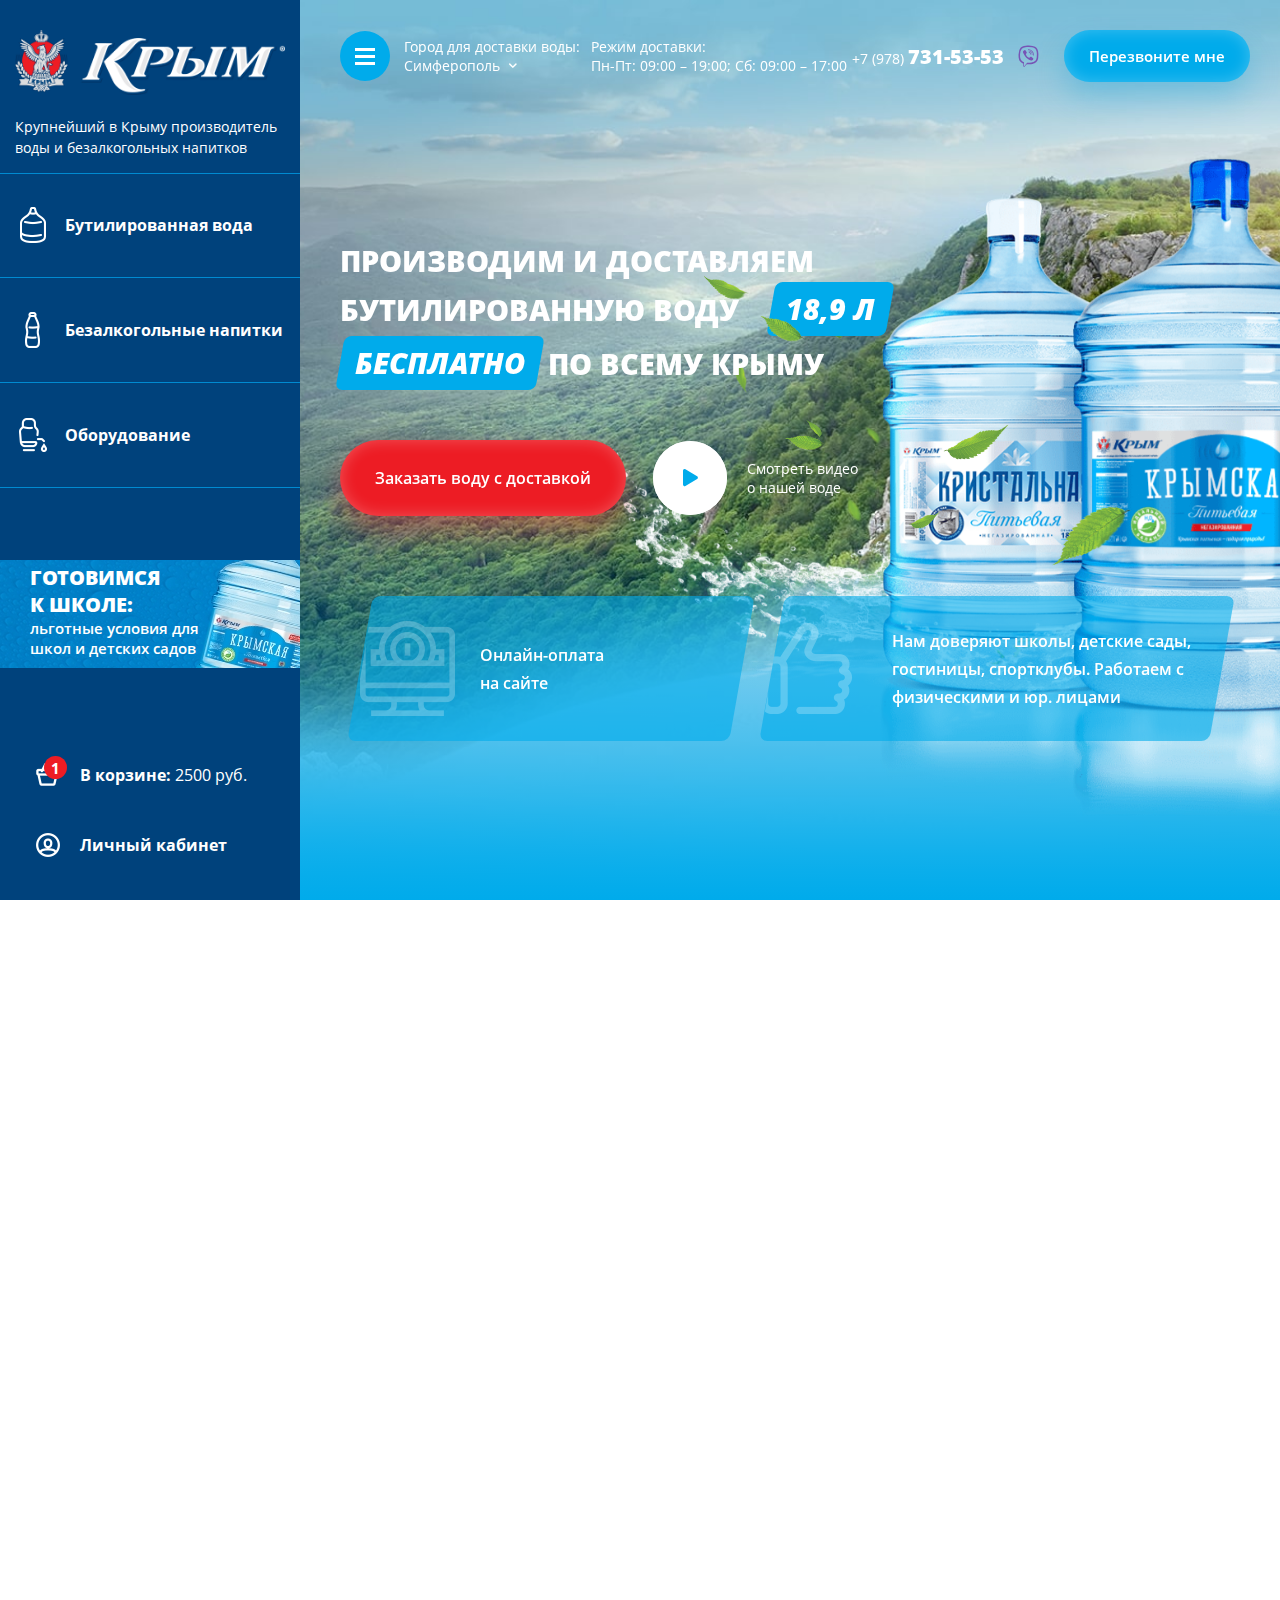
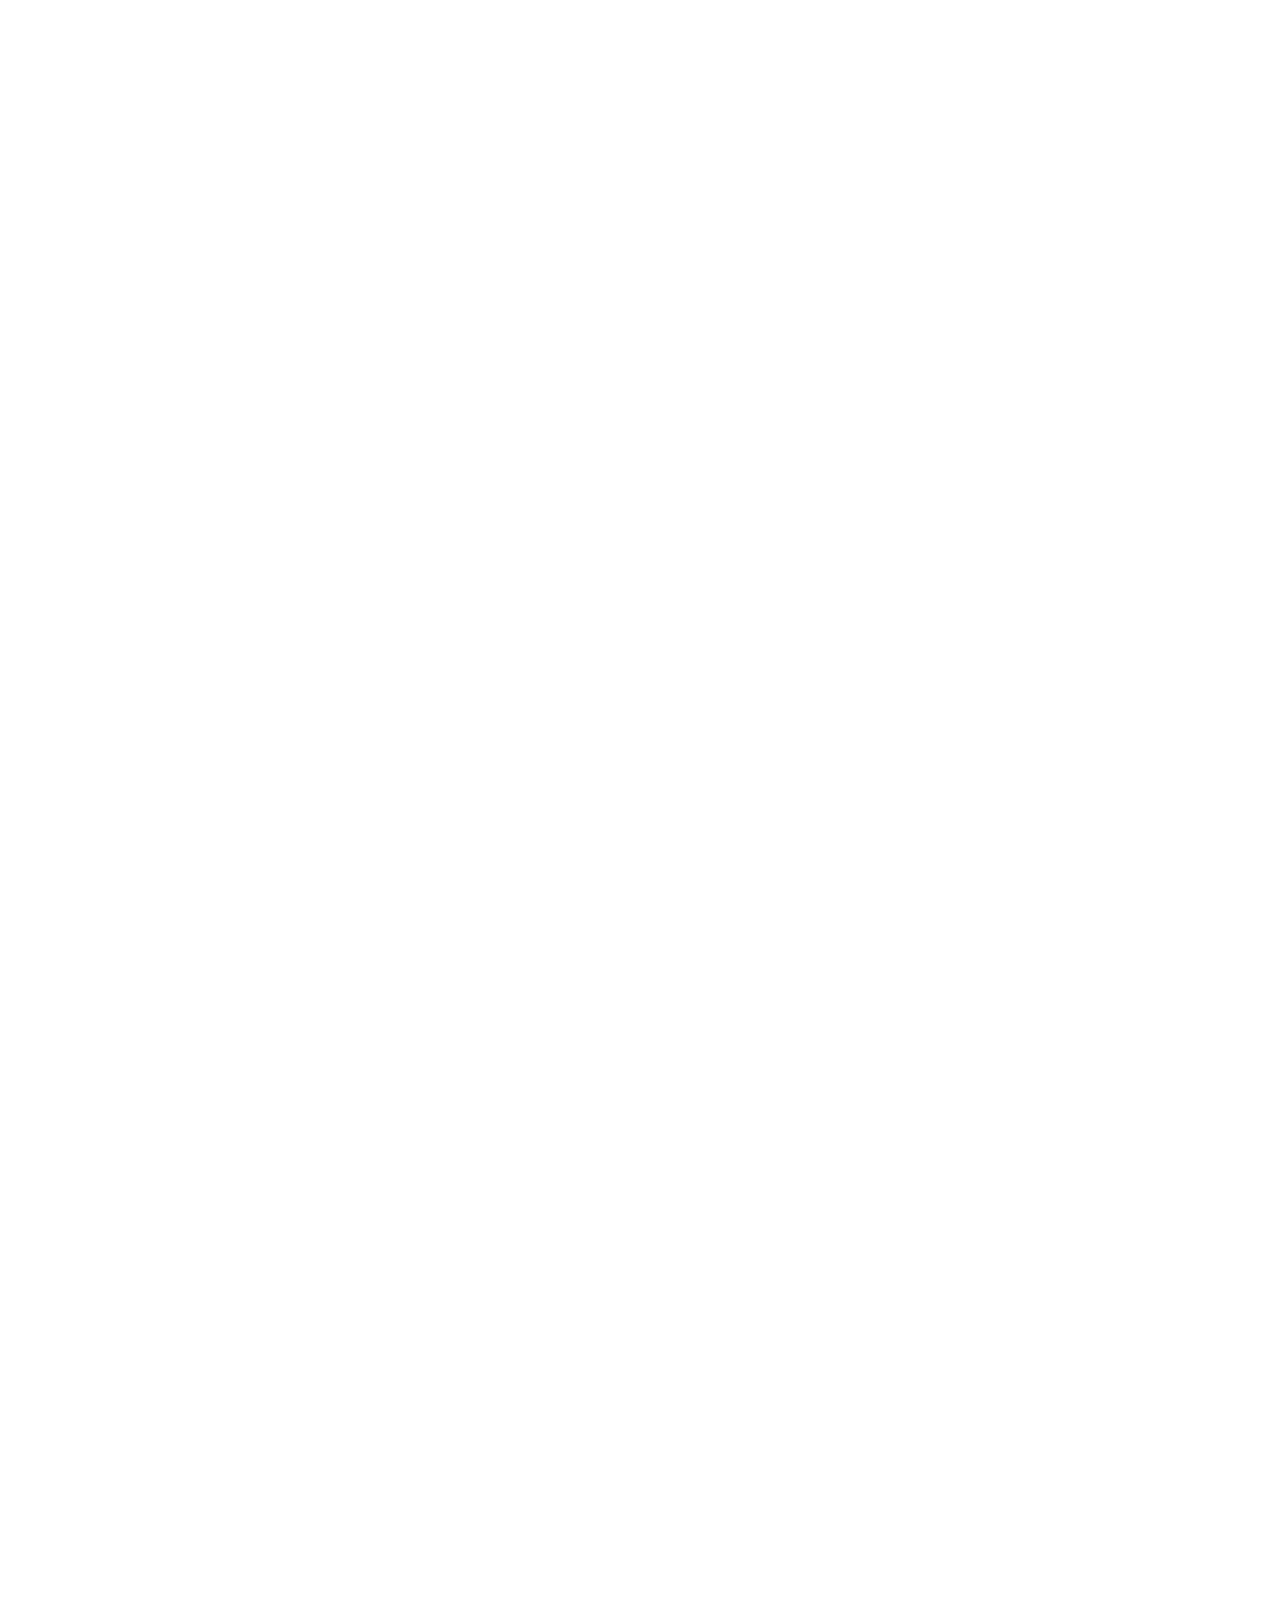
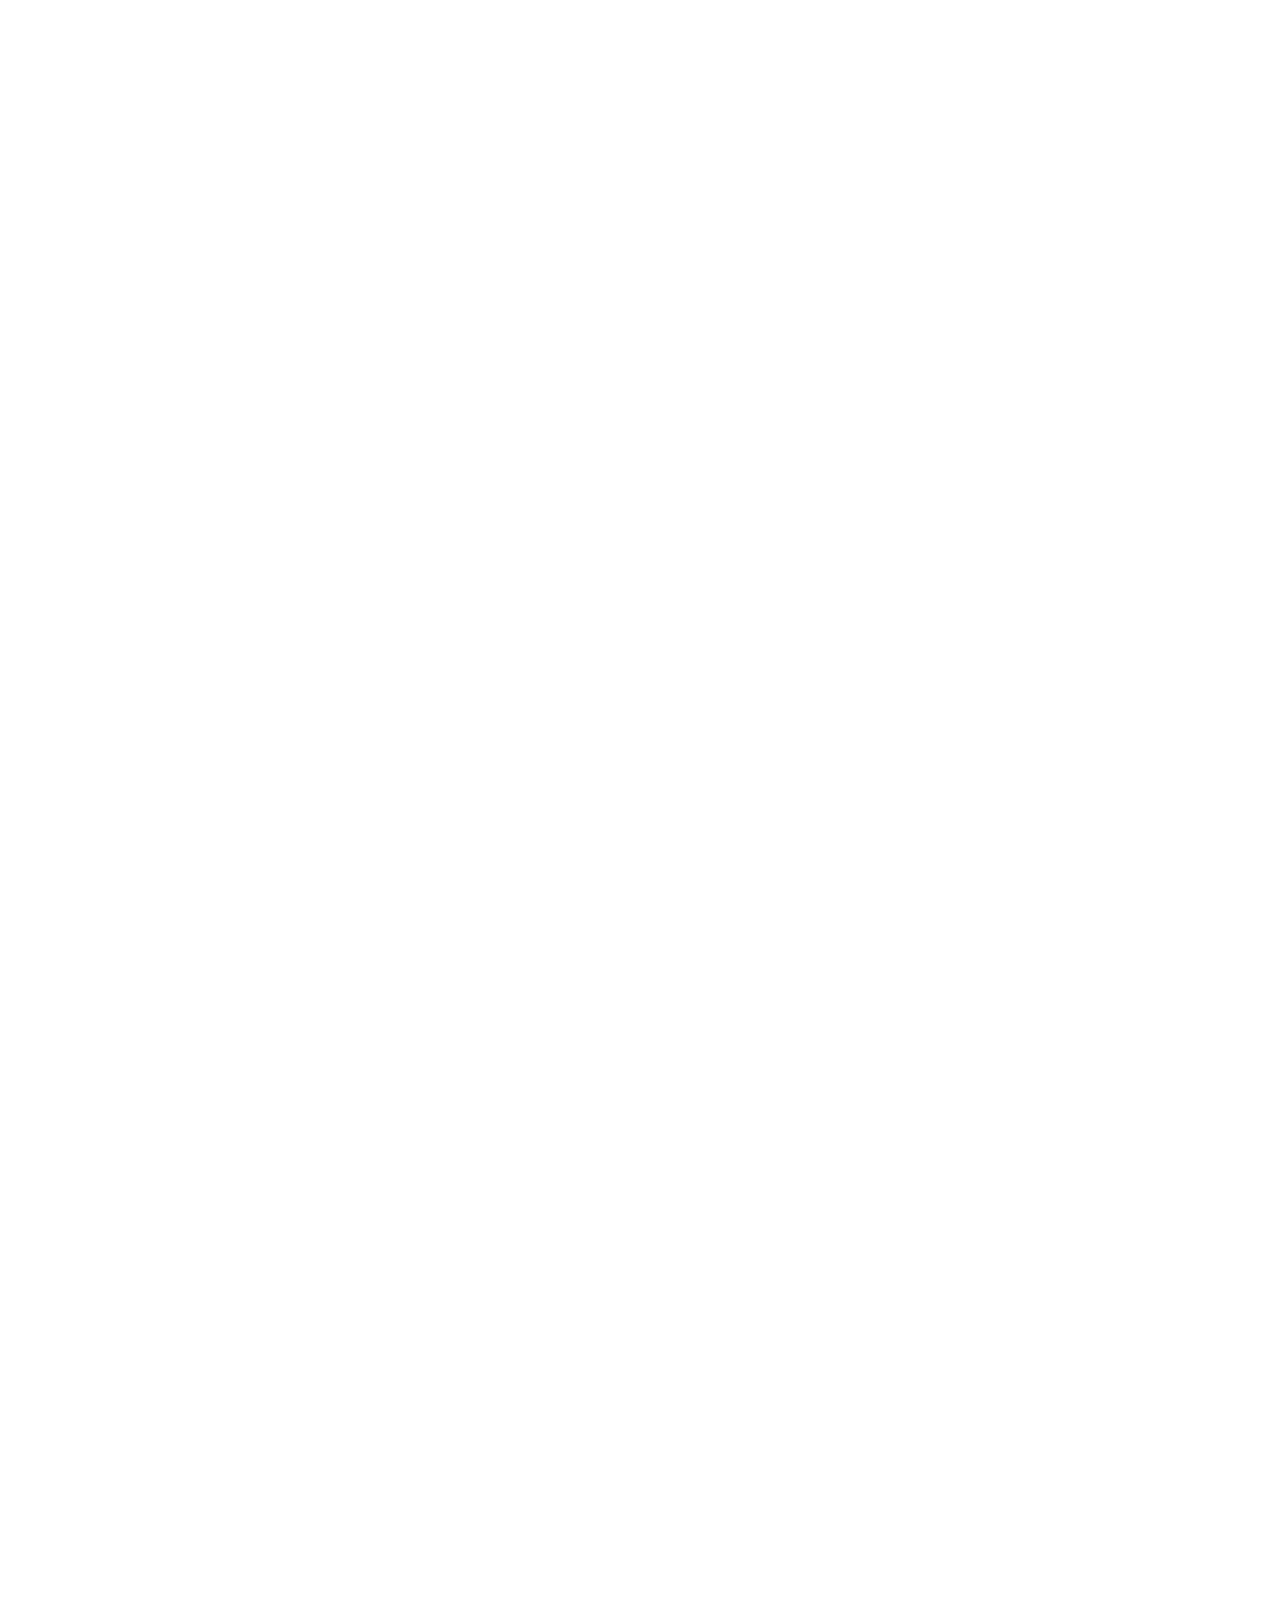
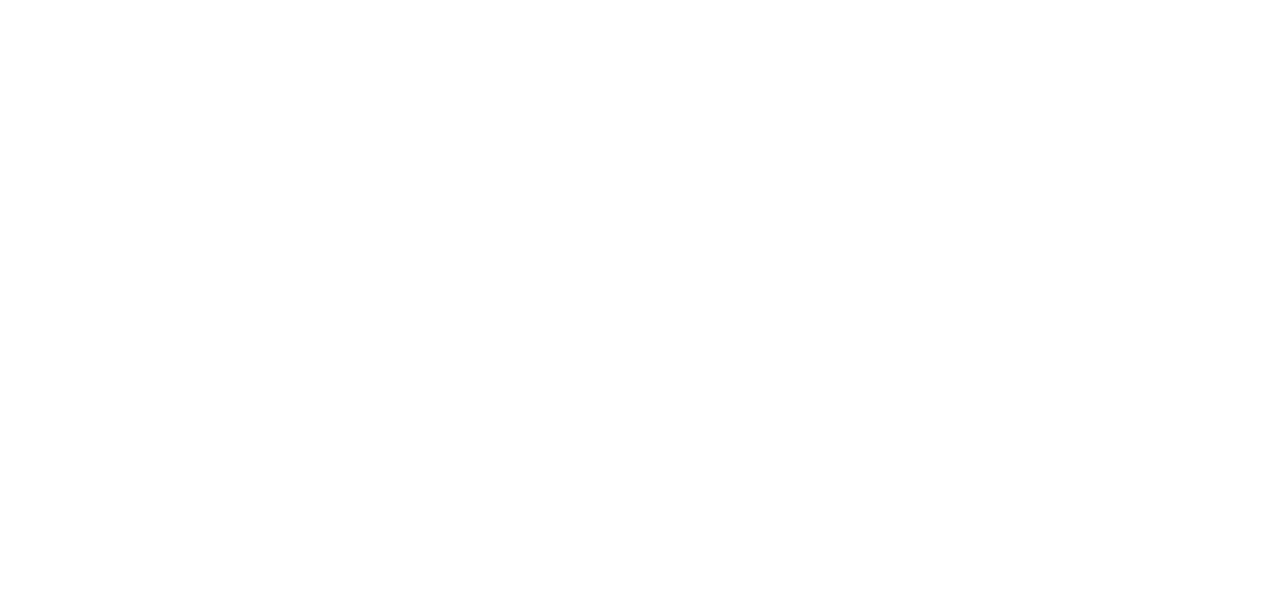
<file: index.html>
<!DOCTYPE html>
<!--[if lt IE 7]><html lang="ru" class="lt-ie9 lt-ie8 lt-ie7"><![endif]-->
<!--[if IE 7]><html lang="ru" class="lt-ie9 lt-ie8"><![endif]-->
<!--[if IE 8]><html lang="ru" class="lt-ie9"><![endif]-->
<!--[if gt IE 8]><!-->
<html lang="ru">
<!--<![endif]-->
<head>
	<meta charset="utf-8" />
	<title>Заголовок</title>
	<meta name="description" content="" />
	<meta http-equiv="X-UA-Compatible" content="IE=edge" />
	<meta name="viewport" content="width=device-width, initial-scale=1.0" />
	<link rel="shortcut icon" href="favicon.png" />
	<link rel="stylesheet" href="libs/bootstrap/bootstrap-grid.css" />
	<link rel="stylesheet" href="libs/fontawesome-free-5.12.0-web/css/all.min.css" />
	<link rel="stylesheet" href="libs/fancybox/jquery.fancybox.css" />
	<link rel="stylesheet" href="libs/fullPage.js-master/jquery.fullPage.css" />
	<link rel="stylesheet" href="libs/swiper/swiper.css" />
	<link rel="stylesheet" href="libs/responsive-flip-countdown/style.css" />
	<link rel="stylesheet" href="libs/slick-1.5.9/slick/slick.css" />
	<link rel="stylesheet" href="libs/slick-1.5.9/slick/slick-theme.css" />
	<link rel="stylesheet" href="css/fonts.css" />
	<link rel="stylesheet" href="css/main.css?ver=1.17" />
	<link rel="stylesheet" href="css/media.css?ver=1.17" />
</head>
<body>

	<div class="wrapper">

		<div class="sidebar-fixed">
			<div class="sidebar-fixed__top">
				<a href="#" class="logo">
					<img src="img/logo2.png" alt="alt">
				</a>
				<div class="descr-logo">Крупнейший в Крыму производитель воды и безалкогольных напитков</div>
			</div>
			<ul class="sidebar-list">
				<li>
					<a href="#">
						<span class="sidebar-list__icon"><img src="img/ic_menu1.png" alt="alt"></span>
						<span>Бутилированная вода</span>
					</a>
				</li>
				<li>
					<a href="#">
						<span class="sidebar-list__icon"><img src="img/ic_menu2.png" alt="alt"></span>
						<span>Безалкогольные напитки</span>
					</a>
				</li>
				<li>
					<a href="#">
						<span class="sidebar-list__icon"><img src="img/ic_menu3.png" alt="alt"></span>
						<span>Оборудование</span>
					</a>
				</li>
			</ul>
			<div class="banner">
				<div class="banner__title">Готовимся <br>к школе: </div>
				<div class="banner__descr">льготные условия для школ и детских садов</div>
			</div>
			<ul class="sidebar-list sidebar-list_bottom">
				<li>
					<a href="#">
						<span class="sidebar-list__icon"><img src="img/ic_bask.png" alt="alt"><span class="sidebar-list__value">1</span></span>
						<span>В корзине: <b>2500 руб.</b></span>
					</a>
				</li>
				<li>
					<a href="#">
						<span class="sidebar-list__icon"><img src="img/ic_user.png" alt="alt"></span>
						<span>Личный кабинет</span>
					</a>
				</li>
			</ul>
		</div>

		<div class="menu-bottom">
			<div class="container">
				<div class="menu-bottom__wrap">
					<a href="#" class="btn-menu-bottom"><i class="fas fa-home"></i></a>
					<a href="#" class="btn-menu-bottom"><i class="fas fa-shopping-basket"></i><span class="btn-menu-bottom__value">1</span></a>
					<a href="#" class="btn-menu-bottom"><i class="fas fa-user"></i></a>
				</div>
			</div>
		</div>

		<div class="content">

			<div id="fullpage">

				<header class="header">
					<div class="menu">
						<div class="container">
							<span class="btn-nav">
								<span class='sandwich'>
									<span class='sw-topper'></span>
									<span class='sw-bottom'></span>
									<span class='sw-footer'></span>
								</span>
							</span>
							<div class="row">
								<div class="col-lg-7">
									<ul class="menu-list">
										<li><a href="#">О компании</a></li>
										<li><a href="#">Оплата и доставка</a></li>
										<li><a href="#">Акции и специальные предложения</a></li>
										<li><a href="#">Отзывы</a></li>
										<li><a href="#">Блог</a></li>
										<li><a href="#">Контакты и филиалы</a></li>
									</ul>
								</div>
								<div class="col-lg-5">
									<div class="menu__title">Каталог</div>
									<ul class="submenu-list">
										<li><a href="#">Бутилированная вода</a></li>
										<li><a href="#">Безалкогольные напитки</a></li>
										<li><a href="#">Оборудование</a></li>
									</ul>
									<div class="menu__title">Оборудование</div>
									<ul class="submenu-list">
										<li><a href="#">Кулеры</a></li>
										<li><a href="#">Помпы</a></li>
										<li><a href="#">Стаканы и стаканодержатели</a></li>
									</ul>
									<ul class="social-list">
										<li><a href="#"><i class="fab fa-instagram"></i></a></li>
										<li class="list-social_vk"><a href="#"><i class="fab fa-vk"></i></a></li>
										<li class="list-social_ok"><a href="#"><i class="fab fa-odnoklassniki"></i></a></li>
									</ul>
								</div>
							</div>
						</div>
					</div>
					<div class="container">
						<div class="header__top">
							<span class="btn-nav">
								<span class='sandwich'>
									<span class='sw-topper'></span>
									<span class='sw-bottom'></span>
									<span class='sw-footer'></span>
								</span>
							</span>
							<div class="btn-nav_fake"></div>
							<div class="location-wrap">
								<p>Город для доставки воды:</p>
								<div class="location-block">
									<div class="location-block__value">Симферополь <i class="fas fa-chevron-down"></i></div>
									<ul class="location-list">
										<li><a href="#">Москва</a></li>
										<li><a href="#">Казань</a></li>
										<li><a href="#">Ростов</a></li>
									</ul>
								</div>
							</div>
							<a href="#" class="logo-header">
								<img src="img/logo.png" alt="alt">
								<span>Крупнейший в Крыму производитель воды и безалкогольных напитков</span>
							</a>
							<div class="item-header">
								<p>Режим доставки:</p>
								<p>Пн-Пт: 09:00 – 19:00; Сб: 09:00 – 17:00</p>
							</div>
							<div class="right-header">
								<div class="contacts-header">
									<a href="tel:+79787315353" class="phone-main"><i class="fas fa-phone-alt"></i>+7 (978) <strong>731-53-53</strong></a>
									<a href="#" class="btn-viber"><i class="fab fa-viber"></i></a>
								</div>
								<a href="#callback" class="btn-page fancybox">Перезвоните мне</a>
							</div>
						</div>
					</div>
				</header>

				<div class="billbord section" id="sect-billbord">
					<div class="container">
						<div class="row">
							<div class="col-lg-7 billbord__left">
								<h1 class="title-page">Производим и доставляем бутилированную воду <div class="value-title">18,9 л </div> <span>бесплатно</span> по всему Крыму</h1>
								<div class="billbord__btns">
									<a href="#" class="btn-main">Заказать воду с доставкой</a>
									<a href="https://www.youtube.com/embed/E8d_JvMpoY4" class="btn-video fancybox fancybox.iframe">
										<span class="icon-video"><i class="fas fa-play"></i></span>
										<span>Смотреть видео <br>о нашей воде</span>
									</a>
								</div>
							</div>
							<div class="col-lg-5">
								<div class="billbord__image" >
									<img src="img/bottles2_3.png" alt="alt">
								</div>
								<div class="image-leaves" id="img-leaves">
									<img src="img/leaves.png"  data-depth="1.00" alt="alt">
								</div>
							</div>
						</div>
						<div class="billbord__items">
							<div class="item-billbord item-billbord_1">
								<p>Онлайн-оплата <br>на сайте</p>
							</div>
							<div class="item-billbord item-billbord_2">
								<p>Нам доверяют школы, детские сады, гостиницы, спортклубы. Работаем с физическими и юр. лицами</p>
							</div>
						</div>
					</div>
				</div>

				<div class="advantages section" id="sect-advantages">
					<div class="swiper-container slider-advantages">
						<div class="swiper-wrapper">

							<div class="swiper-slide">
								<div class="slider-advantages__item" style="background-image: url(img/slide1.jpg);">
									<div class="container">
										<h2 class="title-page title-page_big">Сохраняем всю пользу, заложенную природой</h2>
										<div class="descr-page">«Крымская питьевая» — живая, оптимально сбалансированная солями и минералами вода для ежедневного употребления. Несколько степеней очистки и умягчение воды позволяют получить мягкий вкус без выраженных привкусов после минерализации.</div>
									</div>
								</div>
							</div>
							<div class="swiper-slide">
								<div class="slider-advantages__item" style="background-image: url(img/slide2_2.jpg);">
									<div class="container">
										<h2 class="title-page title-page_big">Проверяем воду <br>в собственной лаборатории</h2>
										<div class="descr-page">Наш завод - единственный в Крыму, который обладает лабораторией проверки качества выпускаемой продукции с помощью современного оборудования</div>
									</div>
								</div>
							</div>
							<div class="swiper-slide">
								<div class="slider-advantages__item" style="background-image: url(img/slide1.jpg);">
									<div class="container">
										<h2 class="title-page title-page_big">Сохраняем всю пользу, заложенную природой</h2>
										<div class="descr-page">«Крымская питьевая» — живая, оптимально сбалансированная солями и минералами вода для ежедневного употребления. Несколько степеней очистки и умягчение воды позволяют получить мягкий вкус без выраженных привкусов после минерализации.</div>
									</div>
								</div>
							</div>
							<div class="swiper-slide">
								<div class="slider-advantages__item" style="background-image: url(img/slide1.jpg);">
									<div class="container">
										<h2 class="title-page title-page_big">Сохраняем всю пользу, заложенную природой</h2>
										<div class="descr-page">«Крымская питьевая» — живая, оптимально сбалансированная солями и минералами вода для ежедневного употребления. Несколько степеней очистки и умягчение воды позволяют получить мягкий вкус без выраженных привкусов после минерализации.</div>
									</div>
								</div>
							</div>
							<div class="swiper-slide">
								<div class="slider-advantages__item" style="background-image: url(img/slide1.jpg);">
									<div class="container">
										<h2 class="title-page title-page_big">Сохраняем всю пользу, заложенную природой</h2>
										<div class="descr-page">«Крымская питьевая» — живая, оптимально сбалансированная солями и минералами вода для ежедневного употребления. Несколько степеней очистки и умягчение воды позволяют получить мягкий вкус без выраженных привкусов после минерализации.</div>
									</div>
								</div>
							</div>
							<div class="swiper-slide">
								<div class="slider-advantages__item" style="background-image: url(img/slide1.jpg);">
									<div class="container">
										<h2 class="title-page title-page_big">Сохраняем всю пользу, заложенную природой</h2>
										<div class="descr-page">«Крымская питьевая» — живая, оптимально сбалансированная солями и минералами вода для ежедневного употребления. Несколько степеней очистки и умягчение воды позволяют получить мягкий вкус без выраженных привкусов после минерализации.</div>
									</div>
								</div>
							</div>
						</div>
						<!-- Add Pagination -->
						<div class="container">
							<div class="swiper-button-next">Вперед <i class="fas fa-chevron-right"></i></div>
							<div class="swiper-pagination"></div>
						</div>
					</div>

				</div>

				<div class="order section" id="sect-order">
					<div class="container">
						<div class="row">
							<div class="col-lg-6">
								<h2 class="title-page">Закажите <br>бутилированную воду онлайн в любой уголок Крыма <span>бесплатно</span></h2>
								<div class="descr-title">от ведущего производителя воды и напитков  «Крым»</div>
							</div>
							<div class="col-lg-6">
								<div class="block-form">
									<div class="block-form__title">Заполните форму и наш менеджер свяжется с вами в течение 15 минут</div>
									<form>
										<div class="row">
											<div class="col-md-6">
												<div class="item-form">
													<input type="text" placeholder="Имя" required="required">
												</div>
											</div>
											<div class="col-md-6">
												<div class="item-form">
													<input type="text" class="input-phone" placeholder="+7 (___) ___-__-__" required="required">
												</div>
											</div>
											<div class="col-md-6">
												<div class="item-form">
													<select>
														<option value="1">Город для доставки</option>
														<option value="1">Город для доставки 2</option>
														<option value="1">Город для доставки 3</option>
														<option value="1">Город для доставки 4</option>
													</select>
												</div>
											</div>
											<div class="col-md-6 od_2">
												<div class="item-form">
													<input type="text" placeholder="Количество бутылей">
												</div>
											</div>
											<div class="col-md-12">
												<div class="item-form">
													<input type="text" placeholder="Адрес " required="required">
												</div>
											</div>
										</div>
										<div class="checkbox">
											<label>
												<input type="checkbox" required="required" checked="checked" />
												<span>Согласие на обработку персональных данных</span>
											</label>
										</div>
										<div class="row">
											<div class="col-md-6">
												<button class="btn-main" type="submit">Заказать воду</button>
											</div>
										</div>
									</form>
								</div>
							</div>
						</div>
					</div>
				</div>

				<div class="products section" id="sect-products">
					<div class="container">
						<div class="head-page">
							<h2 class="title-page title-page_main">Товары, с которыми будет удобно пользоваться нашей водой</h2>
							<a href="#" class="link-simple">Все товары</a>
						</div>
						<ul class="slider-products">
							<li>
								<div class="item-product">
									<div class="item-product__image">
										<img src="img/product1.jpg" alt="alt">
										<a href="#" class="btn-page">Добавить в корзину</a>
										<div class="item-product__status">ХИТ</div>
									</div>
									<div class="item-product__price">7 210 руб.</div>
									<p>Водораздатчик Aqua Work 0.7-TWR бело&nbsp;-&nbsp;черный</p>
									<a href="#" class="link-simple">Подробнее</a>
								</div>
							</li>
							<li>
								<div class="item-product">
									<div class="item-product__image">
										<img src="img/product2.jpg" alt="alt">
										<a href="#" class="btn-page">Добавить в корзину</a>
										<div class="item-product__status item-product__status_action">акция</div>
									</div>
									<div class="item-product__price">320 руб.</div>
									<p>Помпа для воды Дельфин Эко голубая (в пакете)</p>
									<a href="#" class="link-simple">Подробнее</a>
								</div>
							</li>
							<li>
								<div class="item-product">
									<div class="item-product__image">
										<img src="img/product1.jpg" alt="alt">
										<a href="#" class="btn-page">Добавить в корзину</a>
										<div class="item-product__status">ХИТ</div>
									</div>
									<div class="item-product__price">7 210 руб.</div>
									<p>Водораздатчик Aqua Work 0.7-TWR бело&nbsp;-&nbsp;черный</p>
									<a href="#" class="link-simple">Подробнее</a>
								</div>
							</li>
							<li>
								<div class="item-product">
									<div class="item-product__image">
										<img src="img/product2.jpg" alt="alt">
										<a href="#" class="btn-page">Добавить в корзину</a>
										<div class="item-product__status item-product__status_action">акция</div>
									</div>
									<div class="item-product__price">320 руб.</div>
									<p>Помпа для воды Дельфин Эко голубая (в пакете)</p>
									<a href="#" class="link-simple">Подробнее</a>
								</div>
							</li>
						</ul>
					</div>
				</div>

				<div class="articles section" id="sect-articles">
					<div class="container">
						<div class="head-page">
							<h2 class="title-page title-page_main">Акции и специальные предложения</h2>
							<a href="#" class="link-simple">Все акции</a>
						</div>
						<ul class="slider-articles-mobile">
							<li>
								<a href="#" class="item-offer">
									<span class="item-offer__date">01.12.2020</span>
									<span class="item-offer__name">Вода за 100 рублей при самовывозе</span>
									<span class="item-offer__text">При покупке от 3х бутылей воды (18,9 л) при самовывозе цена за каждый бутыль составляет 100 рублей.</span>
								</a>
							</li>
							<li>
								<a href="#" class="item-offer item-offer_image">
									<span class="item-offer__date">01.12.2020</span>
									<span class="item-offer__name">Выгодная суббота</span>
									<span class="item-offer__text">Каждую субботу заказывайте доставку воды по специальной цене — 125 руб! Количество бутылей — неограниченно. <br><br>Доставку воды по специальной цене на субботу можно заказать с понедельника по пятницу.</span>
								</a>
							</li>
							<li>
								<a href="#" class="item-article">
									<span class="item-article__image">
										<img src="img/article1.jpg" alt="alt">
									</span>
									<span class="item-article__content">
										<span class="item-article__date">01.12.2020</span>
										<span class="item-article__name">Здоровый Крым</span>
										<span class="item-article__text">Льготная цена на бутилированную воду «Крымская столовая» для спортивных залов цена на бутилированную воду «Крымская столовая» для спортивных залов</span>
									</span>
								</a>
							</li>
							<li>
								<a href="#" class="item-article">
									<span class="item-article__image">
										<img src="img/article2.jpg" alt="alt">
									</span>
									<span class="item-article__content">
										<span class="item-article__date">01.12.2020</span>
										<span class="item-article__name">Приведи друга</span>
										<span class="item-article__text">Каждый действующий Клиент, который приведет «Друга» — нового Клиента действующий Клиент, который приведет «Друга» — нового Клиента</span>
									</span>
								</a>
							</li>
							<li>
								<a href="#" class="item-article">
									<span class="item-article__image">
										<img src="img/article3.jpg" alt="alt">
									</span>
									<span class="item-article__content">
										<span class="item-article__date">01.12.2020</span>
										<span class="item-article__name">Забота о детях</span>
										<span class="item-article__text">Льготная цена на бутилированную воду «Крымская столовая» для детских садов, школ  для детских садов</span>
									</span>
								</a>
							</li>
						</ul>
						<div class="row tablet_hide">
							<div class="col-lg-4">
								<a href="#" class="item-offer">
									<span class="item-offer__date">01.12.2020</span>
									<span class="item-offer__name">Вода за 100 рублей при самовывозе</span>
									<span class="item-offer__text">При покупке от 3х бутылей воды (18,9 л) при самовывозе цена за каждый бутыль составляет 100 рублей.</span>
								</a>
								<a href="#" class="item-offer item-offer_image">
									<span class="item-offer__date">01.12.2020</span>
									<span class="item-offer__name">Выгодная суббота</span>
									<span class="item-offer__text">Каждую субботу заказывайте доставку воды по специальной цене — 125 руб! Количество бутылей — неограниченно. <br><br>Доставку воды по специальной цене на субботу можно заказать с понедельника по пятницу.</span>
								</a>
							</div>
							<div class="col-lg-8">
								<a href="#" class="item-article">
									<span class="item-article__image">
										<img src="img/article1.jpg" alt="alt">
									</span>
									<span class="item-article__content">
										<span class="item-article__date">01.12.2020</span>
										<span class="item-article__name">Здоровый Крым</span>
										<span class="item-article__text">Льготная цена на бутилированную воду «Крымская столовая» для детских садов, школ  для детских садов бутилированную бутилированную</span>
									</span>
								</a>
								<a href="#" class="item-article">
									<span class="item-article__image">
										<img src="img/article2.jpg" alt="alt">
									</span>
									<span class="item-article__content">
										<span class="item-article__date">01.12.2020</span>
										<span class="item-article__name">Приведи друга</span>
										<span class="item-article__text">Каждый действующий Клиент, который приведет «Друга» — нового Клиента действующий Клиент, который приведет «Друга» — нового Клиента</span>
									</span>
								</a>
								<a href="#" class="item-article">
									<span class="item-article__image">
										<img src="img/article3.jpg" alt="alt">
									</span>
									<span class="item-article__content">
										<span class="item-article__date">01.12.2020</span>
										<span class="item-article__name">Забота о детях</span>
										<span class="item-article__text">Льготная цена на бутилированную воду «Крымская столовая» для детских садов, школ  для детских садов бутилированную бутилированную</span>
									</span>
								</a>
							</div>
						</div>
					</div>
				</div>

				<div class="section section_footer">
					<div class="instagram" id="sect-instagram">
						<div class="container">
							<div class="row align-items-center">
								<div class="col-lg-4 col_pr">
									<h2 class="title-page title-page_main">Комбинат «Крым» в инстаграм</h2>
									<a href="#" class="link-insta">#пейкрым</a>
								</div>
								<div class="col-lg-8">
									<div class="row row_insta">
										<div class="col-lg-4 col-4">
											<a href="#" class="item-insta">
												<span class="item-insta__image">
													<img src="img/insta1.jpg" alt="alt">
												</span>
											</a>
										</div>
										<div class="col-lg-4 col-4">
											<a href="#" class="item-insta">
												<span class="item-insta__image">
													<img src="img/insta2.jpg" alt="alt">
												</span>
											</a>
										</div>
										<div class="col-lg-4 col-4">
											<a href="#" class="item-insta">
												<span class="item-insta__image">
													<img src="img/insta3.jpg" alt="alt">
												</span>
											</a>
										</div>
									</div>
								</div>
							</div>
						</div>
					</div>

					<div class="subscribe">
						<div class="container">
							<div class="row">
								<div class="col-lg-7">
									<div class="subscribe__title">Хотите знать все акционные предложения вовремя? <strong>Подпишитесь на  рассылку!</strong></div>
								</div>
								<div class="col-lg-5">
									<form>
										<div class="line-subscribe">
											<div class="item-form">
												<input type="email" placeholder="Ваш е-mail" required="required">
											</div>
											<button class="btn-main" type="submit">Подписаться</button>
										</div>
									</form>
								</div>
							</div>
						</div>
					</div>

					<footer class="footer">
						<div class="container">
							<div class="row">
								<div class="col-lg-3 col-md-6">
									<div class="footer__title">Карта сайта <i class="fas fa-plus"></i></div>
									<ul class="nav-footer">
										<li><a href="#">О компании</a></li>
										<li><a href="#">Оплата и доставка </a></li>
										<li><a href="#">Акции и специальные предложения</a></li>
										<li><a href="#">Отзывы</a></li>
										<li><a href="#">Блог</a></li>
										<li><a href="#">Контакты и филиалы</a></li>
									</ul>
								</div>
								<div class="col-lg-4 col-md-6 col_pl">
									<div class="row">
										<div class="col-md-6">
											<div class="footer__title">Личный кабинет <i class="fas fa-plus"></i></div>
											<ul class="nav-footer">
												<li><a href="#">Вход</a></li>
												<li><a href="#">Регистрация</a></li>
												<li><a href="#">Мои заказы</a></li>
											</ul>
										</div>
										<div class="col-md-6">
											<div class="footer__title">Каталог <i class="fas fa-plus"></i></div>
											<ul class="nav-footer">
												<li><a href="#">Бутилированная вода</a></li>
												<li><a href="#">Безалкогольные напитки</a></li>
												<li><a href="#">Оборудование</a></li>
											</ul>
										</div>
									</div>
									<div class="footer__title">Способы оплаты: <i class="fas fa-plus"></i></div>
									<div class="dropdown-footer">
										<ul class="list-footer">
											<li>онлайн на сайте картой <img src="img/ic_pay1.png" alt="alt"> <img src="img/ic_pay2.png" alt="alt"> <img src="img/ic_pay3.png" alt="alt"></li>
											<li>наличными или безналичным способом при получении на Р/С</li>
										</ul>
										<a href="#" class="link-simple">Скачать реквизиты</a>
									</div>
								</div>
								<div class="col-lg-5">
									<div class="row">
										<div class="col-md-6 mobile_hidden col_pl">
											<div class="footer__title">Контакты</div>
											<p>Головной офис:</p>
											<p>г. Симферополь, ул. Г.Сталинграда, 12</p>
											<p>тел\факс: +7 (978) 731-53-53</p>
											<br>
											<p>Режим доставки: &nbsp;пн-пт:&nbsp;9&nbsp;–&nbsp;19; сб:&nbsp;9&nbsp;–&nbsp;17</p>
											<br>
											<a href="#" class="link-simple">Написать нам</a>
											<br>
											<br>
											<div class="footer__title">Соцсети</div>
											<ul class="list-social">
												<li><a href="#"><i class="fab fa-instagram"></i></a></li>
												<li class="list-social_vk"><a href="#"><i class="fab fa-vk"></i></a></li>
												<li class="list-social_ok"><a href="#"><i class="fab fa-odnoklassniki"></i></a></li>
											</ul>
										</div>
										<div class="col-md-6 col_pl footer__right">
											<div class="footer__title">Филиалы <i class="fas fa-plus"></i></div>
											<ul class="nav-footer">
												<li><a href="#">Севастополь</a></li>
												<li><a href="#">Феодосия</a></li>
												<li><a href="#">Керчь</a></li>
												<li><a href="#">Ялта</a></li>
												<li><a href="#">Алушта</a></li>
												<li><a href="#">Джанкой</a></li>
												<li><a href="#">Саки</a></li>
												<li><a href="#">Евпатория</a></li>
											</ul>
										</div>
									</div>
								</div>
							</div>
							<div class="mobile_show">
								<p>Головной офис:</p>
								<p>г. Симферополь, ул. Г.Сталинграда, 12</p>
								<p>тел\факс: +7 (978) 731-53-53</p>
								<br>
								<p>Режим доставки: &nbsp;пн-пт:&nbsp;9&nbsp;–&nbsp;19; сб:&nbsp;9&nbsp;–&nbsp;17</p>
								<br>
								<a href="#" class="link-simple">Написать нам</a>
								<br>
								<br>
								<ul class="list-social">
									<li><a href="#"><i class="fab fa-instagram"></i></a></li>
									<li class="list-social_vk"><a href="#"><i class="fab fa-vk"></i></a></li>
									<li class="list-social_ok"><a href="#"><i class="fab fa-odnoklassniki"></i></a></li>
								</ul>
							</div>
						</div>
						<div class="footer__bottom">
							<div class="container">
								<div class="row align-items-center">
									<div class="col-lg-3 col-sm-6">
										<a href="#" class="footer__link">Политика конфиденциальности</a>
									</div>
									<div class="col-lg-3 col-sm-6 col_copyright">
										<p>г. Симферополь © Copyright  2020 г.</p>
									</div>
									<div class="col-lg-3 col-sm-6">
										<div class="create">Сделано в <img src="img/copy.svg" alt="alt"></div>
									</div>
									<div class="col-lg-3 col-sm-6 align_right">
										<a href="#" class="btn_top default"><i class="fa fa-arrow-up"></i></a>
									</div>
								</div>
							</div>
						</div>
					</footer>
				</div>

			</div>

		</div>

	</div>

	<div id="callback" class="modal-block">
		<div class="modal-wrap">
			<div class="title-modal">обратный звонок</div>
			<form>
				<div class="item-form">
					<input type="text" placeholder="Имя" required="required">
				</div>
				<div class="item-form">
					<input type="text" class="input-phone" placeholder="+7 (___) ___-__-__" required="required">
				</div>
				<button class="btn-main" type="submit">Заказать звонок</button>
				<div class="checkbox">
					<label>
						<input type="checkbox" required="required" checked="checked" />
						<span>Согласие на обработку персональных данных</span>
					</label>
				</div>
			</form>
		</div>
	</div>

	<!--[if lt IE 9]>
	<script src="libs/html5shiv/es5-shim.min.js"></script>
	<script src="libs/html5shiv/html5shiv.min.js"></script>
	<script src="libs/html5shiv/html5shiv-printshiv.min.js"></script>
	<script src="libs/respond/respond.min.js"></script>
<![endif]-->
<script src="libs/jquery/jquery-1.11.1.min.js"></script>
<script src="libs/jquery-mousewheel/jquery.mousewheel.min.js"></script>
<script src="libs/fancybox/jquery.fancybox.pack.js"></script>
<script src="libs/slick-1.5.9/slick/slick.min.js"></script>
<script src="libs/mask/jquery.maskedinput.js"></script>
<script src="libs/scroll2id/PageScroll2id.min.js"></script>
<script src="libs/fullPage.js-master/vendors/jquery.easings.min.js"></script>
<script src="libs/fullPage.js-master/vendors/scrolloverflow.min.js"></script>
<script src="libs/fullPage.js-master/jquery.fullPage.js"></script>
<script src="libs/parallax-hover/parallax.min.js"></script>
<script src="libs/responsive-flip-countdown/jquery.flipper-responsive.js"></script>
<script src="libs/jQueryFormStyler-master/jquery.formstyler.min.js"></script>
<script src="libs/swiper/swiper.min.js"></script>

<script>
	$(document).ready(function() {

		$('#fullpage').fullpage({
			anchors: ['section-billbord', 'section-advantages', 'section-order', 'section-products', 'section-articles', 'section-bottm'],
			responsiveHeight: 601,
			controlArrows: true,
			responsiveWidth: 1200,
			normalScrollElements: false,
	//normalScrollElements:'.advantages', 
	scrollingSpeed: 1000,
	menu: '.menu_list',

});

		$(".btn-nav").click(function() {
			if ($(".menu").is(":hidden")) {
				$.fn.fullpage.setAllowScrolling(false);
			} else {
				$.fn.fullpage.setAllowScrolling(true);
			}

		});

		$(".menu a").click(function() {
			$.fn.fullpage.setAllowScrolling(true);
		});

	});
</script>
<script>

	var scene = document.getElementById('img-leaves');
	var parallax = new Parallax(scene);

</script>
<script src="js/common.js?ver=1.17"></script>

<!-- Yandex.Metrika counter --><!-- /Yandex.Metrika counter -->
<!-- Google Analytics counter --><!-- /Google Analytics counter -->
</body>
</html>
</file>
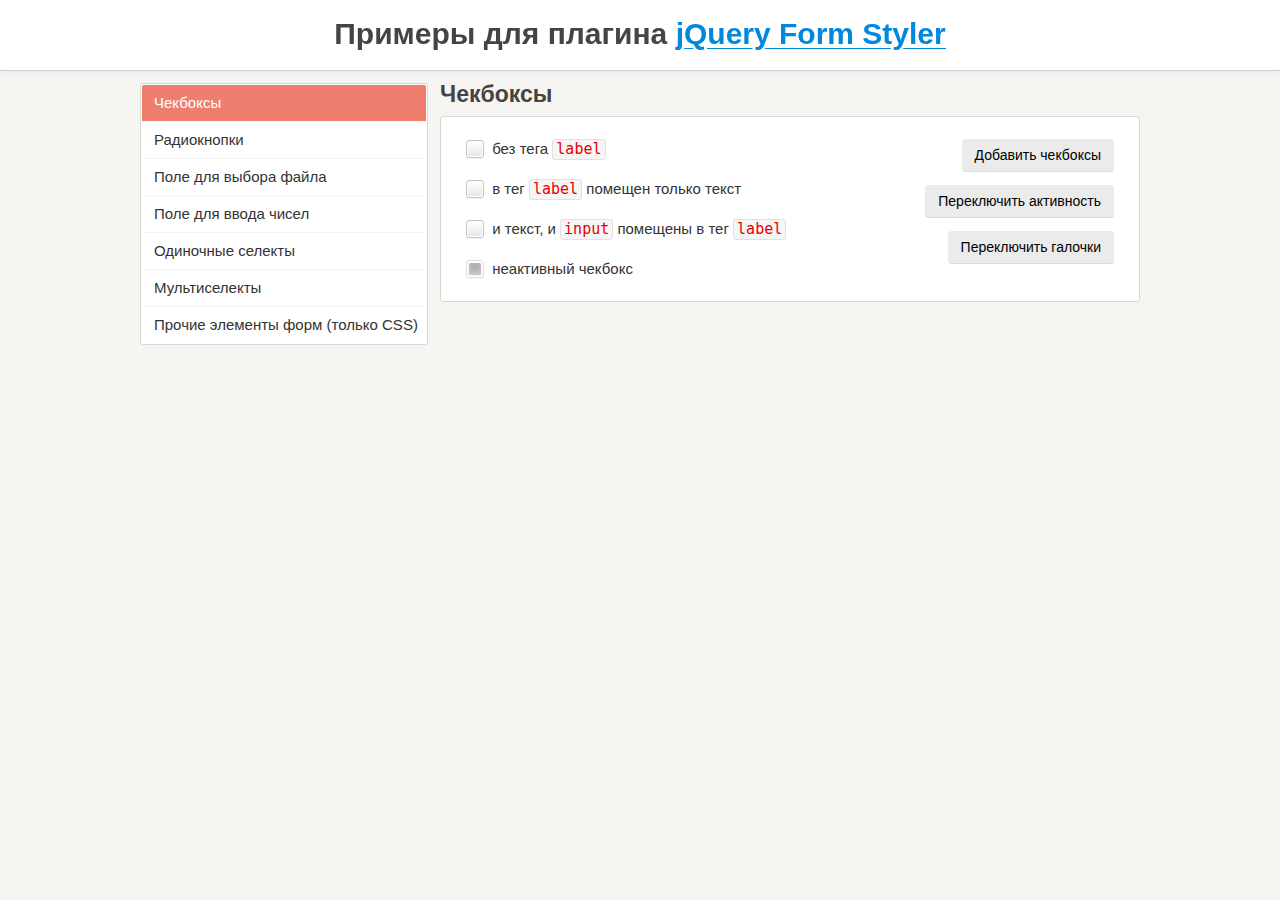
<file: libs/jQueryFormStyler-master/demo/index.html>
<!DOCTYPE html>
<html>
<head>
	<meta charset="utf-8" />
	<meta name="viewport" content="width=device-width, initial-scale=1.0" />
	<title>Примеры для плагина jQuery Form Styler</title>
	<link href="demo.css" rel="stylesheet" />
	<link href="../jquery.formstyler.css" rel="stylesheet" />
	<script src="http://ajax.googleapis.com/ajax/libs/jquery/1.11.3/jquery.min.js"></script>
	<script src="../jquery.formstyler.js"></script>
	<script>
		(function($) {
		$(function() {
			$('input, select').styler({
				selectSearch: true
			});
		});
		})(jQuery);
	</script>
	<script src="demo.js"></script>
</head>

<body>

<h1>Примеры для плагина <a href="http://dimox.name/jquery-form-styler/">jQuery Form Styler</a></h1>

<form method="post">
<div class="wrapper">

	<ul class="menu">
		<li class="current" data-hash="checkbox">Чекбоксы</li>
		<li data-hash="radio">Радиокнопки</li>
		<li data-hash="file">Поле для выбора файла</li>
		<li data-hash="number">Поле для ввода чисел</li>
		<li data-hash="select">Одиночные селекты</li>
		<li data-hash="multiselect">Мультиселекты</li>
		<li data-hash="css">Прочие элементы форм (только CSS)</li>
	</ul>

	<div class="content">

		<div class="box visible">
			<h2>Чекбоксы</h2>

			<div class="section lh">
				<div class="buttons">
					<button type="submit" class="button  add-checkbox">Добавить чекбоксы</button>
					<button type="submit" class="button  disable-input">Переключить активность</button>
					<button type="submit" class="button  check">Переключить галочки</button>
				</div>
				<input type="checkbox" /> без тега <code>label</code><br />
				<span id="r"><input type="checkbox" id="checkbox1" /></span> <label for="checkbox1"> в тег <code>label</code> помещен только текст</label><br />
				<label><input type="checkbox" /> и текст, и <code>input</code> помещены в тег <code>label</code></label><br />
				<label><input type="checkbox" disabled checked /> неактивный чекбокс</label>
			</div><!-- .section -->
		</div><!-- .box -->

		<div class="box">
			<h2>Радиокнопки</h2>

			<div class="section lh">
				<div class="buttons">
					<button type="submit" class="button  add-radio">Добавить радиокнопки</button>
					<button type="submit" class="button  disable-input">Переключить активность</button>
				</div>
				<input type="radio" name="radio" /> без тега <code>label</code><br />
				<input type="radio" name="radio" id="radio1" /> <label for="radio1"> в тег <code>label</code> помещен только текст</label><br />
				<label><input type="radio" name="radio" /> и текст, и <code>input</code> помещены в тег <code>label</code></label><br />
				<label><input type="radio" name="radio" disabled /> неактивная радиокнопка</label>
			</div><!-- .section -->
		</div><!-- .box -->

		<div class="box">
			<h2>Поле для выбора файла</h2>

			<div class="section">
				<div class="buttons">
					<button type="submit" class="button  add-file">Добавить поле</button>
					<button type="submit" class="button  disable-input">Переключить активность</button>
				</div>
				<input type="file" />
			</div><!-- .section -->
		</div><!-- .box -->

		<div class="box">
			<h2>Поле для ввода чисел</h2>

			<div class="section">
				<div class="buttons">
					<button type="submit" class="button  add-number">Добавить поле</button>
					<button type="submit" class="button  disable-input">Переключить активность</button>
				</div>
				<p>Поле без атрибутов.</p>
				<input type="number" />
			</div><!-- .section -->

			<div class="section">
				<p>Поле с атрибутами <code>min="0" max="100" step="5"</code>.</p>
				<input type="number" min="0" max="100" step="5" />
			</div><!-- .section -->

			<div class="section  number-plus-minus">
			<p>Другой вид переключателей.</p>
				<input type="number" />
			</div><!-- .section -->
		</div><!-- .box -->

		<div class="box">

			<h2>Одиночные селекты</h2>

			<p style="color: #43C617">По умолчанию ширина селекта на этой странице установлена 250 пикселей.</p>

			<div class="section">
				<div class="buttons">
					<button type="submit" class="button  add-select">Добавить селект</button>
					<button type="submit" class="button  add-options">Добавить пункты в список</button>
					<button type="submit" class="button  disable-select">Переключить активность селекта</button>
					<button type="submit" class="button  disable-options">Переключить активность пунктов</button>
				</div>
				<p><strong>Простой селект</strong> с несколькими пунктами, <br />один из них неактивный.</p>
				<select>
					<option>-- Выберите --</option>
					<option>Пункт 1</option>
					<option>Пункт 2</option>
					<option disabled>Пункт 3</option>
					<option>Пункт 4</option>
					<option>Пункт 5</option>
				</select>
			</div><!-- .section -->

			<div class="section">

				<p>Селект <strong>без заданной ширины</strong>, имеющий пункт <strong>с длинным текстом</strong>.</p>
				<select class="width-auto">
					<option>-- Выберите --</option>
					<option>Пункт 1</option>
					<option>Пункт 2</option>
					<option>Какой-то пункт с очень-очень-очень длинным-длинным-длинным текстом</option>
					<option>Пункт 4</option>
					<option>Пункт 5</option>
				</select>

				<br /><br />

				<p>Селект <strong>с шириной 200 пикселей</strong>, имеющий пункт <strong>с длинным текстом</strong>.</p>
				<select class="width-200">
					<option>-- Выберите --</option>
					<option>Пункт 1</option>
					<option>Пункт 2</option>
					<option>Какой-то пункт с очень-очень-очень длинным-длинным-длинным текстом</option>
					<option>Пункт 4</option>
					<option>Пункт 5</option>
				</select>

			</div><!-- .section -->

			<div class="section">

				<div class="sec maxheight">
					<p>Выпадающий список этого селекта <br /><strong>органичен по высоте</strong>.</p>
					<select>
						<option>-- Выберите --</option>
						<option>Пункт 1</option>
						<option>Пункт 2</option>
						<option>Пункт 3</option>
						<option>Пункт 4</option>
						<option>Пункт 5</option>
						<option>Пункт 6</option>
						<option>Пункт 7</option>
						<option>Пункт 8</option>
						<option>Пункт 9</option>
						<option>Пункт 10</option>
						<option>Пункт 11</option>
						<option>Пункт 12</option>
						<option>Пункт 13</option>
						<option>Пункт 14</option>
						<option>Пункт 15</option>
						<option>Пункт 16</option>
						<option>Пункт 17</option>
						<option>Пункт 18</option>
						<option>Пункт 19</option>
						<option>Пункт 20</option>
						<option>Пункт 21</option>
						<option>Пункт 22</option>
						<option>Пункт 23</option>
						<option>Пункт 24</option>
						<option>Пункт 25</option>
						<option>Пункт 26</option>
						<option>Пункт 27</option>
						<option>Пункт 28</option>
						<option>Пункт 29</option>
						<option>Пункт 30</option>
					</select>
				</div><!-- .sec -->

				<div class="sec">
					<p>Селект <strong>с длинным списком</strong>, не ограниченным максимальной высотой.</p>
					<select>
						<option>-- Выберите --</option>
						<option>Пункт 1</option>
						<option>Пункт 2</option>
						<option>Пункт 3</option>
						<option>Пункт 4</option>
						<option>Пункт 5</option>
						<option>Пункт 6</option>
						<option>Пункт 7</option>
						<option>Пункт 8</option>
						<option>Пункт 9</option>
						<option>Пункт 10</option>
						<option>Пункт 11</option>
						<option>Пункт 12</option>
						<option>Пункт 13</option>
						<option>Пункт 14</option>
						<option>Пункт 15</option>
						<option>Пункт 16</option>
						<option>Пункт 17</option>
						<option>Пункт 18</option>
						<option>Пункт 19</option>
						<option>Пункт 20</option>
						<option>Пункт 21</option>
						<option>Пункт 22</option>
						<option>Пункт 23</option>
						<option>Пункт 24</option>
						<option>Пункт 25</option>
						<option>Пункт 26</option>
						<option>Пункт 27</option>
						<option>Пункт 28</option>
						<option>Пункт 29</option>
						<option>Пункт 30</option>
						<option>Пункт 31</option>
						<option>Пункт 32</option>
						<option>Пункт 33</option>
						<option>Пункт 34</option>
						<option>Пункт 35</option>
						<option>Пункт 36</option>
						<option>Пункт 37</option>
						<option>Пункт 38</option>
						<option>Пункт 39</option>
						<option>Пункт 40</option>
						<option>Пункт 41</option>
						<option>Пункт 42</option>
						<option>Пункт 43</option>
						<option>Пункт 44</option>
						<option>Пункт 45</option>
						<option>Пункт 46</option>
						<option>Пункт 47</option>
						<option>Пункт 48</option>
						<option>Пункт 49</option>
						<option>Пункт 50</option>
						<option>Пункт 51</option>
						<option>Пункт 52</option>
						<option>Пункт 53</option>
						<option>Пункт 54</option>
						<option>Пункт 55</option>
						<option>Пункт 56</option>
						<option>Пункт 57</option>
						<option>Пункт 58</option>
						<option>Пункт 59</option>
						<option>Пункт 60</option>
						<option>Пункт 61</option>
						<option>Пункт 62</option>
						<option>Пункт 63</option>
						<option>Пункт 64</option>
						<option>Пункт 65</option>
						<option>Пункт 66</option>
						<option>Пункт 67</option>
						<option>Пункт 68</option>
						<option>Пункт 69</option>
						<option>Пункт 70</option>
						<option>Пункт 71</option>
						<option>Пункт 72</option>
						<option>Пункт 73</option>
						<option>Пункт 74</option>
						<option>Пункт 75</option>
						<option>Пункт 76</option>
						<option>Пункт 77</option>
						<option>Пункт 78</option>
						<option>Пункт 79</option>
						<option>Пункт 80</option>
						<option>Пункт 81</option>
						<option>Пункт 82</option>
						<option>Пункт 83</option>
						<option>Пункт 84</option>
						<option>Пункт 85</option>
						<option>Пункт 86</option>
						<option>Пункт 87</option>
						<option>Пункт 88</option>
						<option>Пункт 89</option>
						<option>Пункт 90</option>
						<option>Пункт 91</option>
						<option>Пункт 92</option>
						<option>Пункт 93</option>
						<option>Пункт 94</option>
						<option>Пункт 95</option>
						<option>Пункт 96</option>
						<option>Пункт 97</option>
						<option>Пункт 98</option>
						<option>Пункт 99</option>
						<option>Пункт 100</option>
					</select>
				</div><!-- .sec -->

			</div><!-- .section -->

			<div class="section">

				<div class="sec">
					<p>Проверяем, правильное ли значение передается при изменении. У оригинального селекта прописано: <code>onchange="alert(this.value)"</code>.</p>
					<select onchange="alert(this.value)">
						<option>-- Выберите --</option>
						<option>Пункт 1</option>
						<option>Пункт 2</option>
						<option>Пункт 3</option>
						<option>Пункт 4</option>
						<option>Пункт 5</option>
					</select>
				</div><!-- .sec -->

				<div class="sec">
					<p>Селект <strong>с замещающим текстом</strong> (placeholder). Текст "-- Выберите --" задан не через тег <code>option</code>, а через атрибут <code>data-placeholder</code>.</p>
					<select data-placeholder="-- Выберите --">
						<option label="-"></option>
						<option>Пункт 1</option>
						<option>Пункт 2</option>
						<option>Пункт 3</option>
						<option>Пункт 4</option>
						<option>Пункт 5</option>
					</select>
				</div><!-- .sec -->

			</div><!-- .section -->

			<div class="section">

				<div class="sec">
					<p>Селект <strong>с группировкой пунктов</strong> <br />(используется тег <code>optgroup</code>), один из них неактивный.</p>
					<select>
						<option>-- Выберите --</option>
						<optgroup label="Группа 1">
							<option>Пункт 1.1</option>
							<option>Пункт 1.2</option>
							<option>Пункт 1.3</option>
						</optgroup>
						<optgroup label="Группа 2">
							<option>Пункт 2.1</option>
							<option disabled>Пункт 2.2</option>
							<option>Пункт 2.3</option>
						</optgroup>
					</select>
				</div><!-- .sec -->

				<div class="sec">
					<p>Селект с выделением групп <strong>разными цветами</strong> (указаны классы <code>.color1</code> и <code>.color2</code> для <code>optgroup</code>).</p>
					<select>
						<option>-- Выберите --</option>
						<optgroup label="Группа 1" class="color1">
							<option>Пункт 1.1</option>
							<option>Пункт 1.2</option>
							<option>Пункт 1.3</option>
						</optgroup>
						<optgroup label="Группа 2" class="color2">
							<option>Пункт 2.1</option>
							<option>Пункт 2.2</option>
							<option>Пункт 2.3</option>
						</optgroup>
					</select>
				</div><!-- .sec -->

			</div><!-- .section -->

			<div class="section">

				<div class="sec showChanged">
					<p>Показываем, что селект изменен, используя класс <code>.changed</code> (появляется зеленая обводка).</p>
					<select>
						<option>-- Выберите --</option>
						<option>Пункт 1</option>
						<option>Пункт 2</option>
						<option>Пункт 3</option>
						<option>Пункт 4</option>
						<option>Пункт 5</option>
					</select>
				</div><!-- .sec -->

				<div class="sec lang">
					<p>Класс, указаннный для <code>option</code>, передается свернутом селекту, благодаря чему мы в нем видим флаг.</p>
					<select>
						<option>-- Выберите язык --</option>
						<option class="lang-en">Английский</option>
						<option class="lang-es">Испанский</option>
						<option class="lang-de">Немецкий</option>
						<option class="lang-ru">Русский</option>
						<option class="lang-fr">Французский</option>
					</select>
				</div><!-- .sec -->

			</div><!-- .section -->

			<br /><br /><br /><br /><br /><br /><br /><br /><br /><br />

		</div><!-- .box -->

		<div class="box">

			<h2>Мультиселекты</h2>

			<div class="section">
				<div class="buttons">
					<button type="submit" class="button  add-select  multiple">Добавить селект</button>
					<button type="submit" class="button  add-options">Добавить пункты в список</button>
					<button type="submit" class="button  disable-select">Переключить активность селекта</button>
					<button type="submit" class="button  disable-options">Переключить активность пунктов</button>
				</div>
				<p><strong>Мультиселект</strong>, один из пунктов неактивный, <br />параметр <code>size</code> не указан.</p>
				<select multiple>
					<option>-- Выберите --</option>
					<option>Пункт 1</option>
					<option>Пункт 2</option>
					<option disabled>Пункт 3</option>
					<option>Пункт 4</option>
					<option>Пункт 5</option>
				</select>
			</div><!-- .section -->

			<div class="section">
				<p>Мультиселект <strong>с параметром</strong> <code>size</code> <strong>равным</strong> <code>6</code> и <strong>с заданной шириной</strong> (400 пикселей).</p>
				<select multiple size="6" class="width-400">
					<option>-- Выберите один или несколько пунктов --</option>
					<option>Пункт 1</option>
					<option>Пункт 2</option>
					<option>Пункт 3</option>
					<option>Пункт 4</option>
					<option>Пункт 5</option>
				</select>
			</div><!-- .section -->

			<div class="section">

				<div class="sec">
					<p>Мультиселект <strong>с группировкой пунктов</strong> (используется тег <code>optgroup</code>), один из них неактивный.</p>
					<select multiple size="9">
						<option>-- Выберите --</option>
						<optgroup label="Группа 1">
							<option>Пункт 1.1</option>
							<option>Пункт 1.2</option>
							<option>Пункт 1.3</option>
						</optgroup>
						<optgroup label="Группа 2">
							<option>Пункт 2.1</option>
							<option disabled>Пункт 2.2</option>
							<option>Пункт 2.3</option>
						</optgroup>
					</select>
				</div><!-- .sec -->

				<div class="sec">
					<p>Мультиселект с выделением групп <strong>разными цветами</strong> (указаны классы <code>.color1</code> и <code>.color2</code> для <code>optgroup</code>).</p>
					<select multiple size="9">
						<option>-- Выберите --</option>
						<optgroup label="Группа 1" class="color1">
							<option>Пункт 1.1</option>
							<option>Пункт 1.2</option>
							<option>Пункт 1.3</option>
						</optgroup>
						<optgroup label="Группа 2" class="color2">
							<option>Пункт 2.1</option>
							<option>Пункт 2.2</option>
							<option>Пункт 2.3</option>
						</optgroup>
					</select>
				</div><!-- .sec -->

			</div><!-- .section -->

		</div><!-- .box -->

		<div class="box">

			<h2>Прочие элементы форм (только CSS)</h2>

			<div class="section css">
				<p>Стилизация данных элементов <strong>не требует наличия плагина</strong>.</p>

				<input class="styler" type="text" size="60" placeholder="Однострочное текстовое поле..." /> <code>&lt;input type="text"></code>

				<input class="styler" type="password" size="60" placeholder="Поле для ввода пароля..." /> <code>&lt;input type="password"></code>

				<textarea class="styler" cols="60" rows="5" placeholder="Многострочное текстовое поле..."></textarea> <code>&lt;textarea>&lt;/textarea></code><br />

				<input class="styler" type="button" value="Кнопка" /> <code>&lt;input type="button"></code><br />

				<button class="styler" type="submit">Кнопка</button> <code>&lt;button>&lt;/button></code><br />

				<input class="styler" type="reset" value="Сброс" /> <code>&lt;input type="reset"></code><br />

				<input class="styler" type="button" value="Кнопка неактивная" disabled /> <code>&lt;input type="button" disabled></code><br />
				<button class="styler" type="submit" disabled>Кнопка неактивная</button> <code>&lt;button disabled>&lt;/button></code>

			</div><!-- .section -->

		</div><!-- .box -->

	</div><!-- .content -->

</div><!-- .wrapper -->
</form>

</body>
</html>
</file>
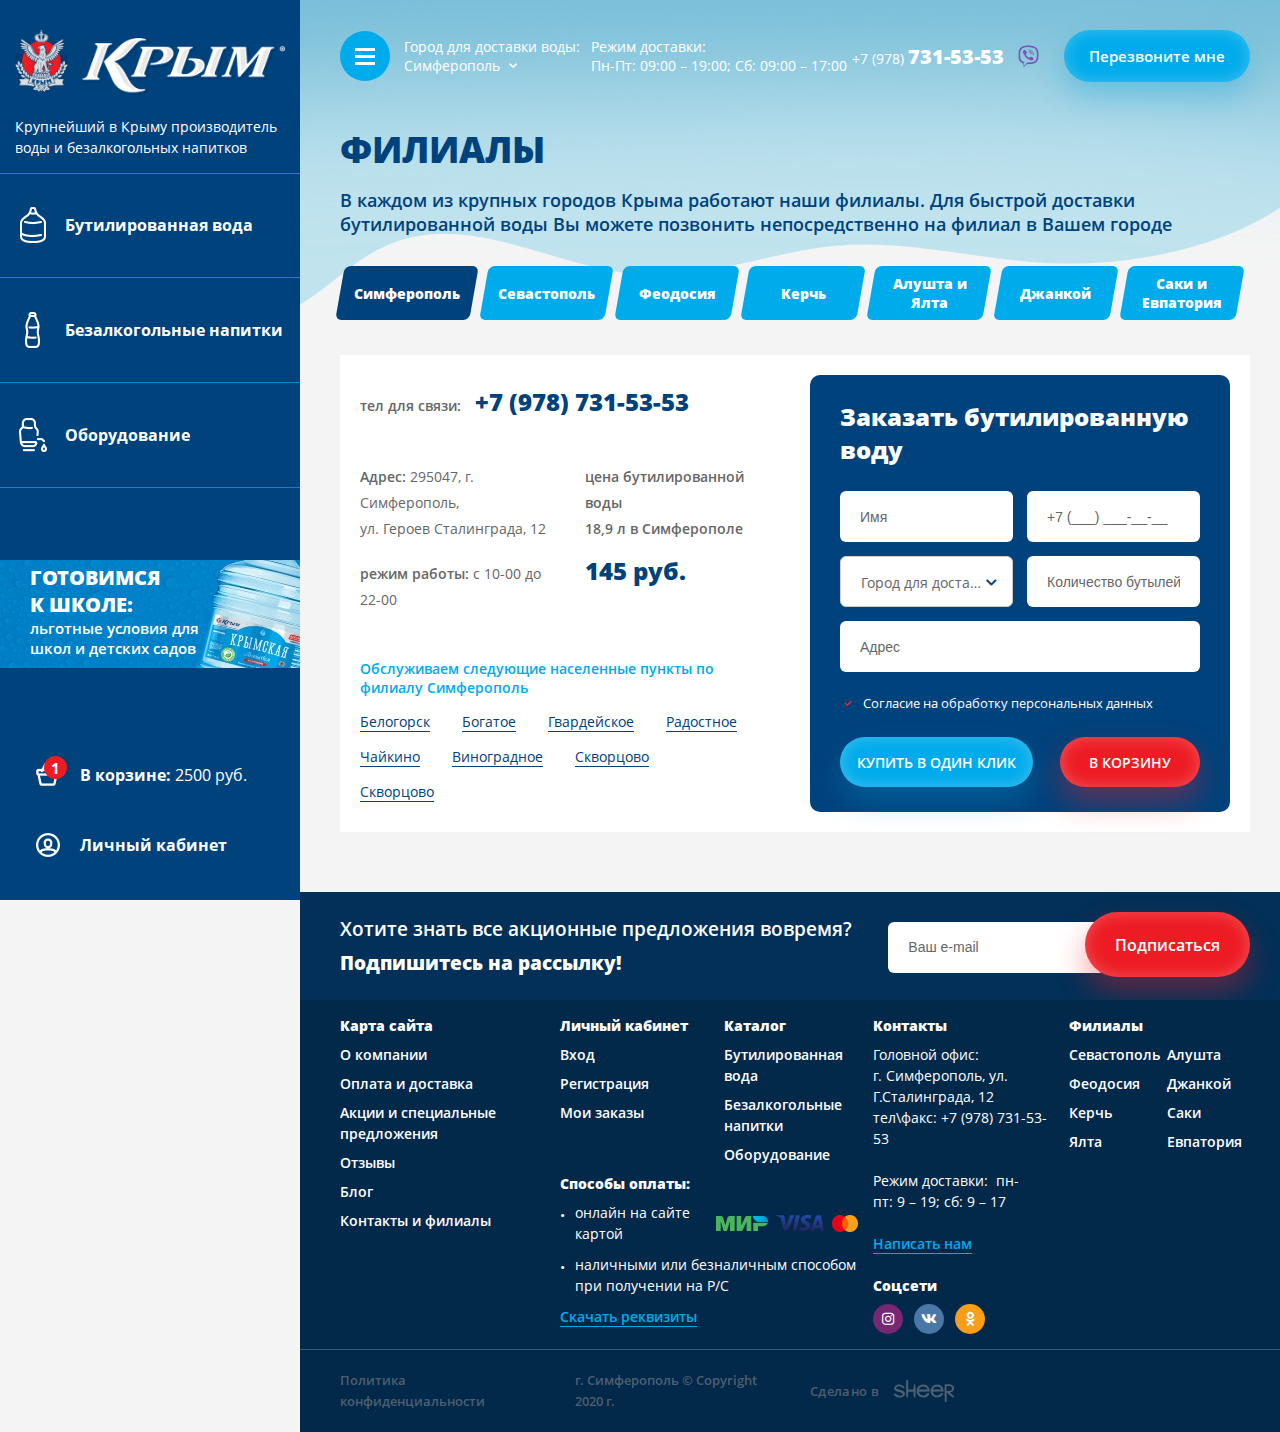
<file: branches.html>
<!DOCTYPE html>
<!--[if lt IE 7]><html lang="ru" class="lt-ie9 lt-ie8 lt-ie7"><![endif]-->
<!--[if IE 7]><html lang="ru" class="lt-ie9 lt-ie8"><![endif]-->
<!--[if IE 8]><html lang="ru" class="lt-ie9"><![endif]-->
<!--[if gt IE 8]><!-->
<html lang="ru">
<!--<![endif]-->
<head>
	<meta charset="utf-8" />
	<title>Заголовок</title>
	<meta name="description" content="" />
	<meta http-equiv="X-UA-Compatible" content="IE=edge" />
	<meta name="viewport" content="width=device-width, initial-scale=1.0" />
	<link rel="shortcut icon" href="favicon.png" />
	<link rel="stylesheet" href="libs/bootstrap/bootstrap-grid.css" />
	<link rel="stylesheet" href="libs/fontawesome-free-5.12.0-web/css/all.min.css" />
	<link rel="stylesheet" href="libs/fancybox/jquery.fancybox.css" />
	<link rel="stylesheet" href="libs/fullPage.js-master/jquery.fullPage.css" />
	<link rel="stylesheet" href="libs/swiper/swiper.css" />
	<link rel="stylesheet" href="libs/responsive-flip-countdown/style.css" />
	<link rel="stylesheet" href="libs/slick-1.5.9/slick/slick.css" />
	<link rel="stylesheet" href="libs/slick-1.5.9/slick/slick-theme.css" />
	<link rel="stylesheet" href="css/fonts.css" />
	<link rel="stylesheet" href="css/main.css?ver=1.20" />
	<link rel="stylesheet" href="css/media.css?ver=1.20" />
</head>
<body>

	<div class="wrapper">

		<div class="sidebar-fixed">
			<div class="sidebar-fixed__top">
				<a href="#" class="logo">
					<img src="img/logo2.png" alt="alt">
				</a>
				<div class="descr-logo">Крупнейший в Крыму производитель воды и безалкогольных напитков</div>
			</div>
			<ul class="sidebar-list">
				<li>
					<a href="index.html#sect-order">
						<span class="sidebar-list__icon"><img src="img/ic_menu1.png" alt="alt"></span>
						<span>Бутилированная вода</span>
					</a>
				</li>
				<li>
					<a href="index.html#sect-advantages">
						<span class="sidebar-list__icon"><img src="img/ic_menu2.png" alt="alt"></span>
						<span>Безалкогольные напитки</span>
					</a>
				</li>
				<li>
					<a href="index.html#sect-products">
						<span class="sidebar-list__icon"><img src="img/ic_menu3.png" alt="alt"></span>
						<span>Оборудование</span>
					</a>
				</li>
			</ul>
			<div class="banner">
				<div class="banner__title">Готовимся <br>к школе: </div>
				<div class="banner__descr">льготные условия для школ и детских садов</div>
			</div>
			<ul class="sidebar-list sidebar-list_bottom">
				<li>
					<a href="#">
						<span class="sidebar-list__icon"><img src="img/ic_bask.png" alt="alt"><span class="sidebar-list__value">1</span></span>
						<span>В корзине: <b>2500 руб.</b></span>
					</a>
				</li>
				<li>
					<a href="#">
						<span class="sidebar-list__icon"><img src="img/ic_user.png" alt="alt"></span>
						<span>Личный кабинет</span>
					</a>
				</li>
			</ul>
		</div>

		<div class="menu-bottom">
			<div class="container">
				<div class="menu-bottom__wrap">
					<a href="#" class="btn-menu-bottom"><i class="fas fa-home"></i></a>
					<a href="#" class="btn-menu-bottom"><i class="fas fa-shopping-basket"></i><span class="btn-menu-bottom__value">1</span></a>
					<a href="#" class="btn-menu-bottom"><i class="fas fa-user"></i></a>
				</div>
			</div>
		</div>

		<div class="content content_inner content_gray">

			<header class="header">
				<div class="menu">
					<div class="container">
						<span class="btn-nav">
							<span class='sandwich'>
								<span class='sw-topper'></span>
								<span class='sw-bottom'></span>
								<span class='sw-footer'></span>
							</span>
						</span>
						<div class="row">
							<div class="col-lg-7">
								<ul class="menu-list">
									<li><a href="#">О компании</a></li>
									<li><a href="#">Оплата и доставка</a></li>
									<li><a href="#">Акции и специальные предложения</a></li>
									<li><a href="#">Отзывы</a></li>
									<li><a href="#">Блог</a></li>
									<li><a href="#">Контакты и филиалы</a></li>
								</ul>
							</div>
							<div class="col-lg-5">
								<div class="menu__title">Каталог</div>
								<ul class="submenu-list">
									<li><a href="#">Бутилированная вода</a></li>
									<li><a href="#">Безалкогольные напитки</a></li>
									<li><a href="#">Оборудование</a></li>
								</ul>
								<div class="menu__title">Оборудование</div>
								<ul class="submenu-list">
									<li><a href="#">Кулеры</a></li>
									<li><a href="#">Помпы</a></li>
									<li><a href="#">Стаканы и стаканодержатели</a></li>
								</ul>
								<ul class="social-list">
									<li><a href="#"><i class="fab fa-instagram"></i></a></li>
									<li class="list-social_vk"><a href="#"><i class="fab fa-vk"></i></a></li>
									<li class="list-social_ok"><a href="#"><i class="fab fa-odnoklassniki"></i></a></li>
								</ul>
							</div>
						</div>
					</div>
				</div>
				<div class="container">
					<div class="header__top">
						<span class="btn-nav">
							<span class='sandwich'>
								<span class='sw-topper'></span>
								<span class='sw-bottom'></span>
								<span class='sw-footer'></span>
							</span>
						</span>
						<div class="btn-nav_fake"></div>
						<div class="location-wrap">
							<p>Город для доставки воды:</p>
							<div class="location-block">
								<div class="location-block__value">Симферополь <i class="fas fa-chevron-down"></i></div>
								<div class="location-dropdown">
									<div class="location-dropdown__close"><i class="fal fa-times"></i></div>
									<div class="location-dropdown__title">Пожалуйста, <br>выберите Ваш город</div>
									<ul class="location-dropdown__list">
										<li class="active"><a href="#">Симферополь</a></li>
										<li><a href="#">Севастополь</a></li>
										<li><a href="#">Феодосия</a></li>
										<li><a href="#">Керчь</a></li>
										<li><a href="#">Алушта</a></li>
										<li><a href="#">Джанкой</a></li>
										<li><a href="#">Саки</a></li>
										<li><a href="#">Ялта</a></li>
										<li><a href="#">Евпатория</a></li>
									</ul>
								</div>
							</div>
						</div>
						<a href="#" class="logo-header">
							<img src="img/logo.png" alt="alt">
							<span>Крупнейший в Крыму производитель воды и безалкогольных напитков</span>
						</a>
						<div class="item-header">
							<p>Режим доставки:</p>
							<p>Пн-Пт: 09:00 – 19:00; Сб: 09:00 – 17:00</p>
						</div>
						<div class="right-header">
							<div class="contacts-header">
								<a href="tel:+79787315353" class="phone-main"><i class="fas fa-phone-alt"></i>+7 (978) <strong>731-53-53</strong></a>
								<a href="#" class="btn-viber"><i class="fab fa-viber"></i></a>
							</div>
							<a href="#callback" class="btn-page fancybox">Перезвоните мне</a>
						</div>
					</div>
				</div>
			</header>

			<div class="branches">
				<div class="container">
					<h1 class="title-page title-page_main">филиалы</h1>
					<div class="descr-section">В каждом из крупных городов Крыма работают наши филиалы. Для быстрой доставки бутилированной воды Вы можете позвонить непосредственно на филиал в Вашем городе</div>
					<ul class="list-tabs">
						<li class="active"><a href="#">Симферополь</a></li>
						<li><a href="#">Севастополь</a></li>
						<li><a href="#">Феодосия</a></li>
						<li><a href="#">Керчь</a></li>
						<li><a href="#">Алушта и Ялта</a></li>
						<li><a href="#">Джанкой</a></li>
						<li><a href="#">Саки и Евпатория</a></li>
					</ul>
					<div class="block-branches">
						<div class="row">
							<div class="col-lg-6 left_branches">
								<div class="block-branches__bottom__top">
									<div class="phone-branches">тел для связи: <a href="tel:+79787315353">+7 (978) 731-53-53</a></div>
								</div>
								<div class="block-branches__bottom__center">
									<div class="row">
										<div class="col-6">
											<p><span>Адрес:</span> 295047, г. Симферополь, <br>ул. Героев Сталинграда, 12</p>
											<br>
											<p><span>режим работы:</span> с 10-00 до 22-00</p>
										</div>
										<div class="col-6">
											<p><span>цена бутилированной воды <br>18,9 л в Симферополе</span></p>
											<br>
											<div class="block-branches__price">145 руб.</div>
										</div>
									</div>
								</div>
								<div class="block-branches__bottom">
									<div class="block-branches__title">Обслуживаем следующие населенные пункты по филиалу Симферополь</div>
									<ul class="block-branches__list">
										<li><a href="#">Белогорск</a></li>
										<li><a href="#">Богатое</a></li>
										<li><a href="#">Гвардейское</a></li>
										<li><a href="#">Радостное</a></li>
										<li><a href="#">Чайкино</a></li>
										<li><a href="#">Виноградное</a></li>
										<li><a href="#">Скворцово</a></li>
										<li><a href="#">Скворцово</a></li>
									</ul>
								</div>
							</div>
							<div class="col-lg-6">
								<div class="form-order">
									<div class="form-order__title">Заказать бутилированную воду </div>
									<form>
										<div class="row">
											<div class="col-md-6">
												<div class="item-form">
													<input type="text" placeholder="Имя" required="required">
												</div>
											</div>
											<div class="col-md-6">
												<div class="item-form">
													<input type="text" class="input-phone" placeholder="+7 (___) ___-__-__" required="required">
												</div>
											</div>
											<div class="col-md-6">
												<div class="item-form">
													<select>
														<option value="1">Город для доставки</option>
														<option value="1">Город для доставки 2</option>
														<option value="1">Город для доставки 3</option>
														<option value="1">Город для доставки 4</option>
													</select>
												</div>
											</div>
											<div class="col-md-6 od_2">
												<div class="item-form">
													<input type="text" placeholder="Количество бутылей">
												</div>
											</div>
											<div class="col-md-12">
												<div class="item-form">
													<input type="text" placeholder="Адрес " required="required">
												</div>
											</div>
										</div>
										<div class="checkbox">
											<label>
												<input type="checkbox" required="required" checked="checked" />
												<span>Согласие на обработку персональных данных</span>
											</label>
										</div>
										<div class="form-order__buttons">
											<a href="#" class="btn-page">Купить в один клик</a>
											<button class="btn-main" type="submit">в корзину</button>
										</div>
									</form>
								</div>
							</div>
						</div>
					</div>
				</div>
			</div>

			<div class="subscribe">
				<div class="container">
					<div class="row">
						<div class="col-lg-7">
							<div class="subscribe__title">Хотите знать все акционные предложения вовремя? <strong>Подпишитесь на  рассылку!</strong></div>
						</div>
						<div class="col-lg-5">
							<form>
								<div class="line-subscribe">
									<div class="item-form">
										<input type="email" placeholder="Ваш е-mail" required="required">
									</div>
									<button class="btn-main" type="submit">Подписаться</button>
								</div>
							</form>
						</div>
					</div>
				</div>
			</div>

			<footer class="footer">
				<div class="container">
					<div class="row">
						<div class="col-lg-3 col-md-6">
							<div class="footer__title">Карта сайта <i class="fas fa-plus"></i></div>
							<ul class="nav-footer">
								<li><a href="#">О компании</a></li>
								<li><a href="#">Оплата и доставка </a></li>
								<li><a href="#">Акции и специальные предложения</a></li>
								<li><a href="#">Отзывы</a></li>
								<li><a href="#">Блог</a></li>
								<li><a href="#">Контакты и филиалы</a></li>
							</ul>
						</div>
						<div class="col-lg-4 col-md-6 col_pl">
							<div class="row">
								<div class="col-md-6">
									<div class="footer__title">Личный кабинет <i class="fas fa-plus"></i></div>
									<ul class="nav-footer">
										<li><a href="#">Вход</a></li>
										<li><a href="#">Регистрация</a></li>
										<li><a href="#">Мои заказы</a></li>
									</ul>
								</div>
								<div class="col-md-6">
									<div class="footer__title">Каталог <i class="fas fa-plus"></i></div>
									<ul class="nav-footer">
										<li><a href="#">Бутилированная вода</a></li>
										<li><a href="#">Безалкогольные напитки</a></li>
										<li><a href="#">Оборудование</a></li>
									</ul>
								</div>
							</div>
							<div class="footer__title">Способы оплаты: <i class="fas fa-plus"></i></div>
							<div class="dropdown-footer">
								<ul class="list-footer">
									<li>онлайн на сайте картой <img src="img/ic_pay1.png" alt="alt"> <img src="img/ic_pay2.png" alt="alt"> <img src="img/ic_pay3.png" alt="alt"></li>
									<li>наличными или безналичным способом при получении на Р/С</li>
								</ul>
								<a href="#" class="link-simple">Скачать реквизиты</a>
							</div>
						</div>
						<div class="col-lg-5">
							<div class="row">
								<div class="col-md-6 mobile_hidden col_pl">
									<div class="footer__title">Контакты</div>
									<p>Головной офис:</p>
									<p>г. Симферополь, ул. Г.Сталинграда, 12</p>
									<p>тел\факс: +7 (978) 731-53-53</p>
									<br>
									<p>Режим доставки: &nbsp;пн-пт:&nbsp;9&nbsp;–&nbsp;19; сб:&nbsp;9&nbsp;–&nbsp;17</p>
									<br>
									<a href="#" class="link-simple">Написать нам</a>
									<br>
									<br>
									<div class="footer__title">Соцсети</div>
									<ul class="list-social">
										<li><a href="#"><i class="fab fa-instagram"></i></a></li>
										<li class="list-social_vk"><a href="#"><i class="fab fa-vk"></i></a></li>
										<li class="list-social_ok"><a href="#"><i class="fab fa-odnoklassniki"></i></a></li>
									</ul>
								</div>
								<div class="col-md-6 col_pl footer__right">
									<div class="footer__title">Филиалы <i class="fas fa-plus"></i></div>
									<ul class="nav-footer">
										<li><a href="#">Севастополь</a></li>
										<li><a href="#">Феодосия</a></li>
										<li><a href="#">Керчь</a></li>
										<li><a href="#">Ялта</a></li>
										<li><a href="#">Алушта</a></li>
										<li><a href="#">Джанкой</a></li>
										<li><a href="#">Саки</a></li>
										<li><a href="#">Евпатория</a></li>
									</ul>
								</div>
							</div>
						</div>
					</div>
					<div class="mobile_show">
						<p>Головной офис:</p>
						<p>г. Симферополь, ул. Г.Сталинграда, 12</p>
						<p>тел\факс: +7 (978) 731-53-53</p>
						<br>
						<p>Режим доставки: &nbsp;пн-пт:&nbsp;9&nbsp;–&nbsp;19; сб:&nbsp;9&nbsp;–&nbsp;17</p>
						<br>
						<a href="#" class="link-simple">Написать нам</a>
						<br>
						<br>
						<ul class="list-social">
							<li><a href="#"><i class="fab fa-instagram"></i></a></li>
							<li class="list-social_vk"><a href="#"><i class="fab fa-vk"></i></a></li>
							<li class="list-social_ok"><a href="#"><i class="fab fa-odnoklassniki"></i></a></li>
						</ul>
					</div>
				</div>
				<div class="footer__bottom">
					<div class="container">
						<div class="row align-items-center">
							<div class="col-lg-3 col-sm-6">
								<a href="#" class="footer__link">Политика конфиденциальности</a>
							</div>
							<div class="col-lg-3 col-sm-6 col_copyright">
								<p>г. Симферополь © Copyright  2020 г.</p>
							</div>
							<div class="col-lg-3 col-sm-6">
								<div class="create">Сделано в <img src="img/copy.svg" alt="alt"></div>
							</div>
							<div class="col-lg-3 col-sm-6 align_right">
								<a href="#" class="btn_top default"><i class="fa fa-arrow-up"></i></a>
							</div>
						</div>
					</div>
				</div>
			</footer>

		</div>

	</div>

	<div id="callback" class="modal-block">
		<div class="modal-wrap">
			<div class="title-modal">обратный звонок</div>
			<form>
				<div class="item-form">
					<input type="text" placeholder="Имя" required="required">
				</div>
				<div class="item-form">
					<input type="text" class="input-phone" placeholder="+7 (___) ___-__-__" required="required">
				</div>
				<button class="btn-main" type="submit">Заказать звонок</button>
				<div class="checkbox">
					<label>
						<input type="checkbox" required="required" checked="checked" />
						<span>Согласие на обработку персональных данных</span>
					</label>
				</div>
			</form>
		</div>
	</div>

	<!--[if lt IE 9]>
	<script src="libs/html5shiv/es5-shim.min.js"></script>
	<script src="libs/html5shiv/html5shiv.min.js"></script>
	<script src="libs/html5shiv/html5shiv-printshiv.min.js"></script>
	<script src="libs/respond/respond.min.js"></script>
<![endif]-->
<script src="libs/jquery/jquery-1.11.1.min.js"></script>
<script src="libs/jquery-mousewheel/jquery.mousewheel.min.js"></script>
<script src="libs/fancybox/jquery.fancybox.pack.js"></script>
<script src="libs/slick-1.5.9/slick/slick.min.js"></script>
<script src="libs/mask/jquery.maskedinput.js"></script>
<script src="libs/scroll2id/PageScroll2id.min.js"></script>
<script src="libs/fullPage.js-master/vendors/jquery.easings.min.js"></script>
<script src="libs/fullPage.js-master/vendors/scrolloverflow.min.js"></script>
<script src="libs/fullPage.js-master/jquery.fullPage.js"></script>
<script src="libs/parallax-hover/parallax.min.js"></script>
<script src="libs/responsive-flip-countdown/jquery.flipper-responsive.js"></script>
<script src="libs/jQueryFormStyler-master/jquery.formstyler.min.js"></script>
<script src="libs/swiper/swiper.min.js"></script>
<script src="js/common.js?ver=1.20"></script>
<!-- Yandex.Metrika counter --><!-- /Yandex.Metrika counter -->
<!-- Google Analytics counter --><!-- /Google Analytics counter -->
</body>
</html>
</file>
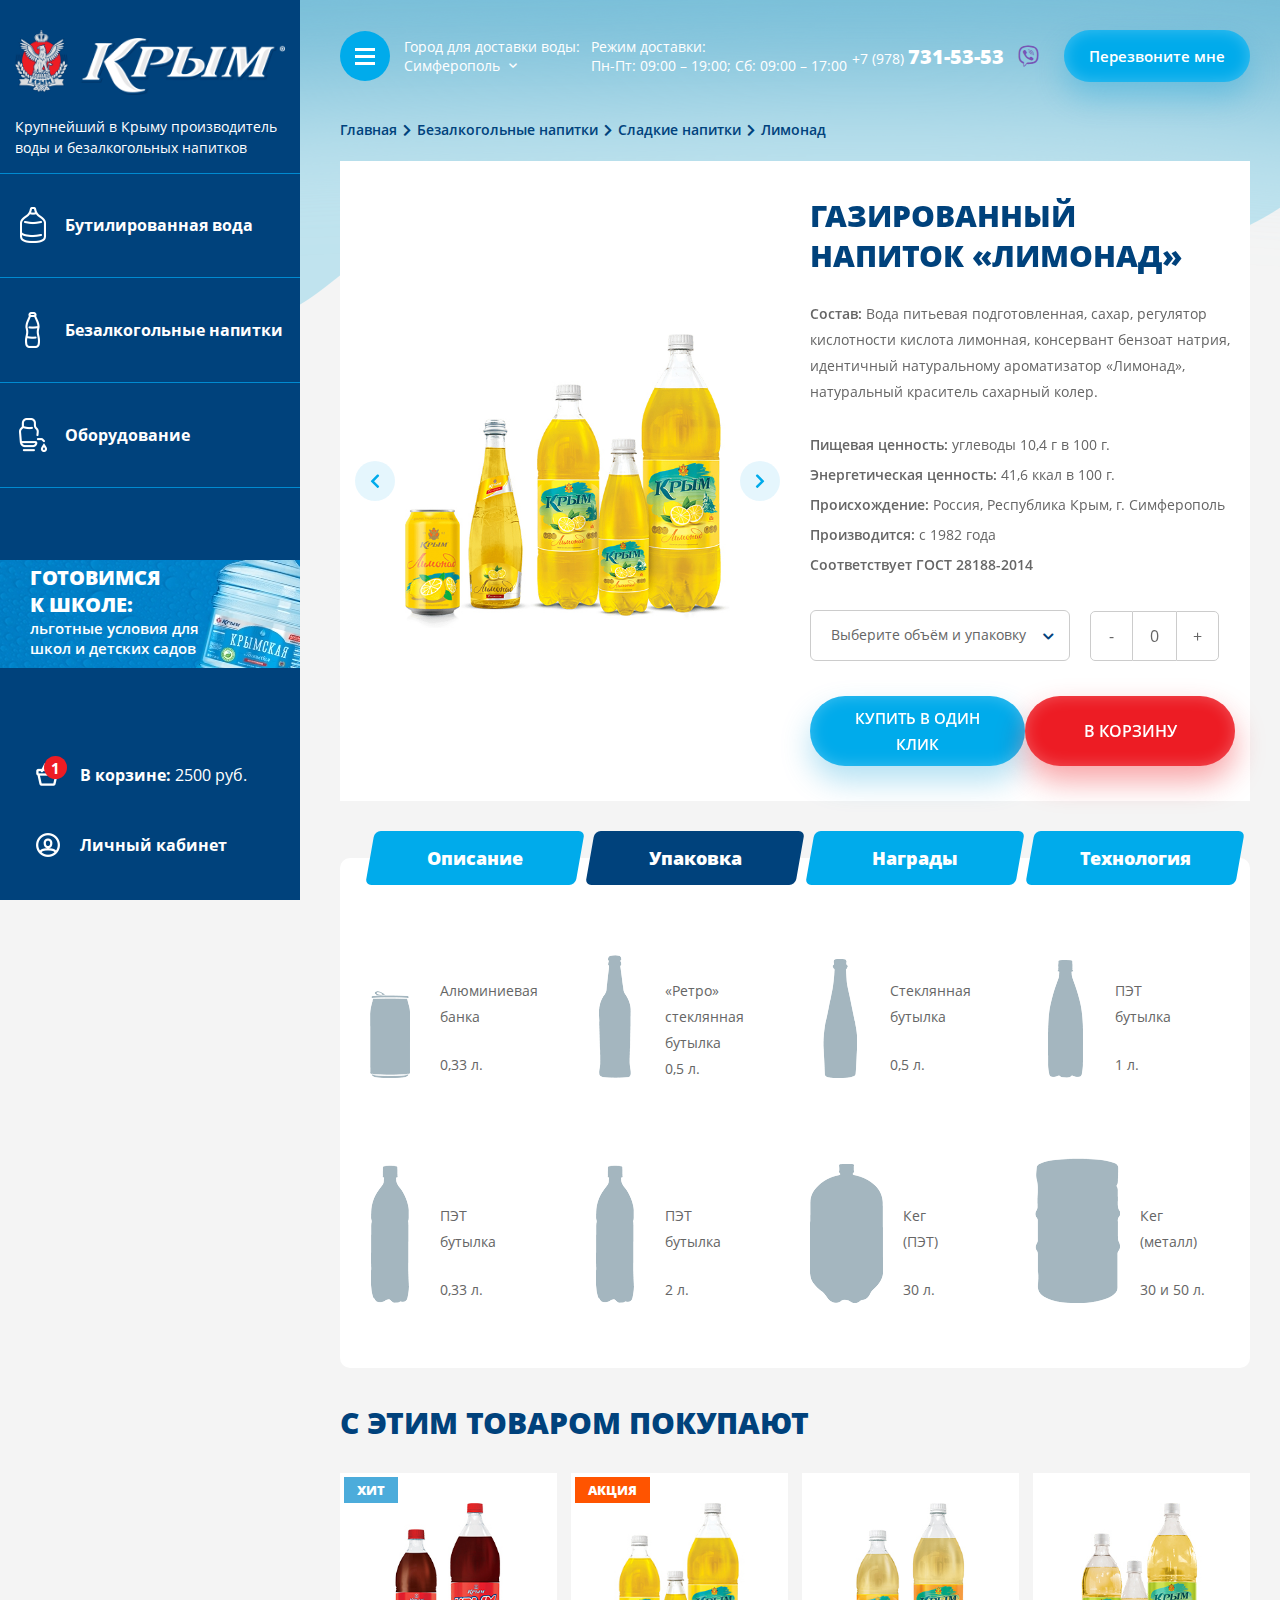
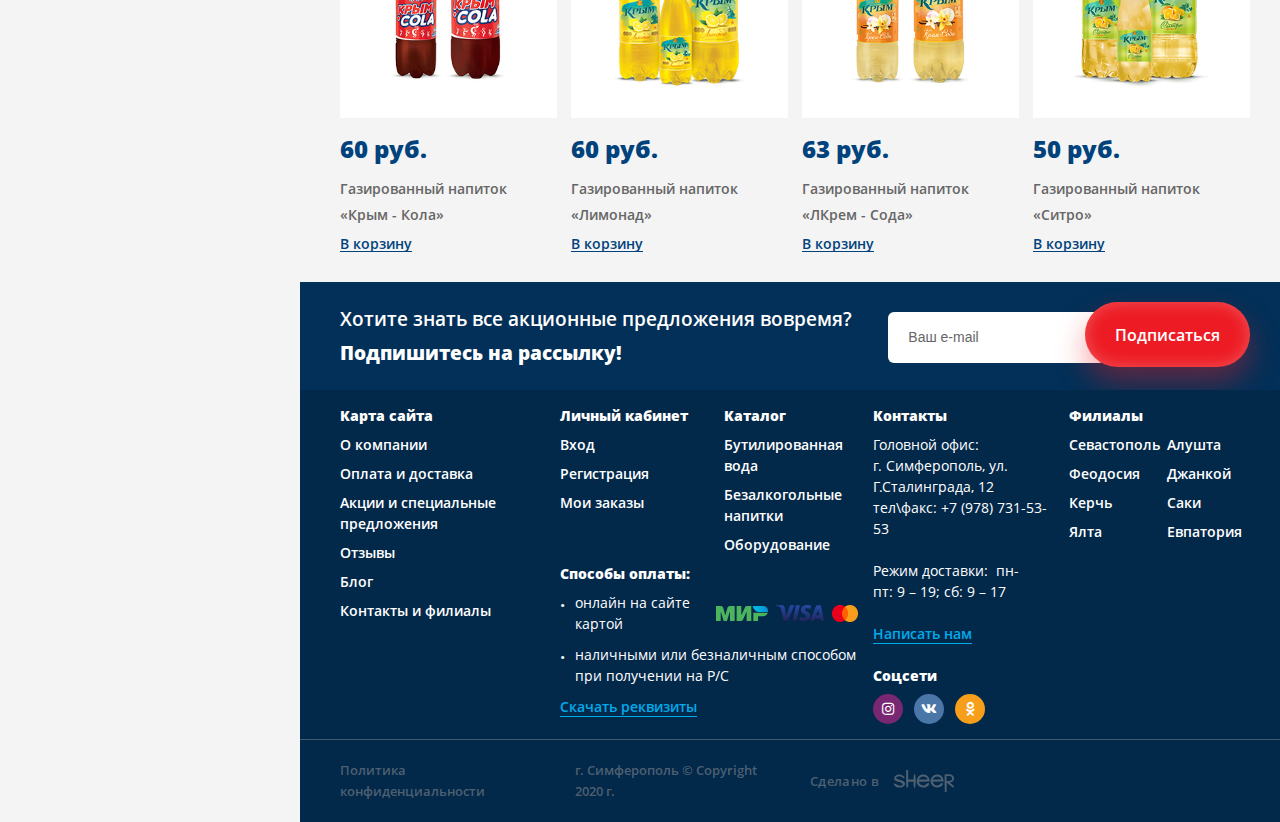
<file: card.html>
<!DOCTYPE html>
<!--[if lt IE 7]><html lang="ru" class="lt-ie9 lt-ie8 lt-ie7"><![endif]-->
<!--[if IE 7]><html lang="ru" class="lt-ie9 lt-ie8"><![endif]-->
<!--[if IE 8]><html lang="ru" class="lt-ie9"><![endif]-->
<!--[if gt IE 8]><!-->
<html lang="ru">
<!--<![endif]-->
<head>
	<meta charset="utf-8" />
	<title>Заголовок</title>
	<meta name="description" content="" />
	<meta http-equiv="X-UA-Compatible" content="IE=edge" />
	<meta name="viewport" content="width=device-width, initial-scale=1.0" />
	<link rel="shortcut icon" href="favicon.png" />
	<link rel="stylesheet" href="libs/bootstrap/bootstrap-grid.css" />
	<link rel="stylesheet" href="libs/fontawesome-free-5.12.0-web/css/all.min.css" />
	<link rel="stylesheet" href="libs/fancybox/jquery.fancybox.css" />
	<link rel="stylesheet" href="libs/fullPage.js-master/jquery.fullPage.css" />
	<link rel="stylesheet" href="libs/swiper/swiper.css" />
	<link rel="stylesheet" href="libs/responsive-flip-countdown/style.css" />
	<link rel="stylesheet" href="libs/slick-1.5.9/slick/slick.css" />
	<link rel="stylesheet" href="libs/slick-1.5.9/slick/slick-theme.css" />
	<link rel="stylesheet" href="css/fonts.css" />
	<link rel="stylesheet" href="css/main.css?ver=1.22" />
	<link rel="stylesheet" href="css/media.css?ver=1.22" />
</head>
<body>

	<div class="wrapper">

		<div class="sidebar-fixed">
			<div class="sidebar-fixed__top">
				<a href="#" class="logo">
					<img src="img/logo2.png" alt="alt">
				</a>
				<div class="descr-logo">Крупнейший в Крыму производитель воды и безалкогольных напитков</div>
			</div>
			<ul class="sidebar-list">
				<li>
					<a href="index.html#sect-order">
						<span class="sidebar-list__icon"><img src="img/ic_menu1.png" alt="alt"></span>
						<span>Бутилированная вода</span>
					</a>
				</li>
				<li>
					<a href="index.html#sect-advantages">
						<span class="sidebar-list__icon"><img src="img/ic_menu2.png" alt="alt"></span>
						<span>Безалкогольные напитки</span>
					</a>
				</li>
				<li>
					<a href="index.html#sect-products">
						<span class="sidebar-list__icon"><img src="img/ic_menu3.png" alt="alt"></span>
						<span>Оборудование</span>
					</a>
				</li>
			</ul>
			<div class="banner">
				<div class="banner__title">Готовимся <br>к школе: </div>
				<div class="banner__descr">льготные условия для школ и детских садов</div>
			</div>
			<ul class="sidebar-list sidebar-list_bottom">
				<li>
					<a href="#">
						<span class="sidebar-list__icon"><img src="img/ic_bask.png" alt="alt"><span class="sidebar-list__value">1</span></span>
						<span>В корзине: <b>2500 руб.</b></span>
					</a>
				</li>
				<li>
					<a href="#">
						<span class="sidebar-list__icon"><img src="img/ic_user.png" alt="alt"></span>
						<span>Личный кабинет</span>
					</a>
				</li>
			</ul>
		</div>

		<div class="menu-bottom">
			<div class="container">
				<div class="menu-bottom__wrap">
					<a href="#" class="btn-menu-bottom"><i class="fas fa-home"></i></a>
					<a href="#" class="btn-menu-bottom"><i class="fas fa-shopping-basket"></i><span class="btn-menu-bottom__value">1</span></a>
					<a href="#" class="btn-menu-bottom"><i class="fas fa-user"></i></a>
				</div>
			</div>
		</div>

		<div class="content content_inner content_gray">

			<header class="header">
				<div class="menu">
					<div class="container">
						<span class="btn-nav">
							<span class='sandwich'>
								<span class='sw-topper'></span>
								<span class='sw-bottom'></span>
								<span class='sw-footer'></span>
							</span>
						</span>
						<div class="row">
							<div class="col-lg-7">
								<ul class="menu-list">
									<li><a href="#">О компании</a></li>
									<li><a href="#">Оплата и доставка</a></li>
									<li><a href="#">Акции и специальные предложения</a></li>
									<li><a href="#">Отзывы</a></li>
									<li><a href="#">Блог</a></li>
									<li><a href="#">Контакты и филиалы</a></li>
								</ul>
							</div>
							<div class="col-lg-5">
								<div class="menu__title">Каталог</div>
								<ul class="submenu-list">
									<li><a href="#">Бутилированная вода</a></li>
									<li><a href="#">Безалкогольные напитки</a></li>
									<li><a href="#">Оборудование</a></li>
								</ul>
								<div class="menu__title">Оборудование</div>
								<ul class="submenu-list">
									<li><a href="#">Кулеры</a></li>
									<li><a href="#">Помпы</a></li>
									<li><a href="#">Стаканы и стаканодержатели</a></li>
								</ul>
								<ul class="social-list">
									<li><a href="#"><i class="fab fa-instagram"></i></a></li>
									<li class="list-social_vk"><a href="#"><i class="fab fa-vk"></i></a></li>
									<li class="list-social_ok"><a href="#"><i class="fab fa-odnoklassniki"></i></a></li>
								</ul>
							</div>
						</div>
					</div>
				</div>
				<div class="container">
					<div class="header__top">
						<span class="btn-nav">
							<span class='sandwich'>
								<span class='sw-topper'></span>
								<span class='sw-bottom'></span>
								<span class='sw-footer'></span>
							</span>
						</span>
						<div class="btn-nav_fake"></div>
						<div class="location-wrap">
							<p>Город для доставки воды:</p>
							<div class="location-block">
								<div class="location-block__value">Симферополь <i class="fas fa-chevron-down"></i></div>
								<div class="location-dropdown">
									<div class="location-dropdown__close"><i class="fal fa-times"></i></div>
									<div class="location-dropdown__title">Пожалуйста, <br>выберите Ваш город</div>
									<ul class="location-dropdown__list">
										<li class="active"><a href="#">Симферополь</a></li>
										<li><a href="#">Севастополь</a></li>
										<li><a href="#">Феодосия</a></li>
										<li><a href="#">Керчь</a></li>
										<li><a href="#">Алушта</a></li>
										<li><a href="#">Джанкой</a></li>
										<li><a href="#">Саки</a></li>
										<li><a href="#">Ялта</a></li>
										<li><a href="#">Евпатория</a></li>
									</ul>
								</div>
							</div>
						</div>
						<a href="#" class="logo-header">
							<img src="img/logo.png" alt="alt">
							<span>Крупнейший в Крыму производитель воды и безалкогольных напитков</span>
						</a>
						<div class="item-header">
							<p>Режим доставки:</p>
							<p>Пн-Пт: 09:00 – 19:00; Сб: 09:00 – 17:00</p>
						</div>
						<div class="right-header">
							<div class="contacts-header">
								<a href="tel:+79787315353" class="phone-main"><i class="fas fa-phone-alt"></i>+7 (978) <strong>731-53-53</strong></a>
								<a href="#" class="btn-viber"><i class="fab fa-viber"></i></a>
							</div>
							<a href="#callback" class="btn-page fancybox">Перезвоните мне</a>
						</div>
					</div>
				</div>
			</header>

			<div class="card">
				<div class="container">
					<ul class="breadcumbs">
						<li><a href="#">Главная</a><i class="fas fa-chevron-right"></i></li>
						<li><a href="#">Безалкогольные напитки</a><i class="fas fa-chevron-right"></i></li>
						<li><a href="#">Сладкие напитки</a><i class="fas fa-chevron-right"></i></li>
						<li>Лимонад</li>
					</ul>
					<div class="block-card">
						<div class="row align-items-center">
							<div class="col-lg-6">
								<ul class="slider-card">
									<li>
										<div class="slider-card__item">
											<img src="img/slide_card1.jpg" alt="alt">
										</div>
									</li>
									<li>
										<div class="slider-card__item">
											<img src="img/slide_card1.jpg" alt="alt">
										</div>
									</li>
									<li>
										<div class="slider-card__item">
											<img src="img/slide_card1.jpg" alt="alt">
										</div>
									</li>
								</ul>
							</div>
							<div class="col-lg-6">
								<h1 class="block-card__title">Газированный напиток «Лимонад»</h1>
								<p><span>Состав:</span> Вода питьевая подготовленная, сахар, регулятор кислотности кислота лимонная, консервант бензоат натрия, идентичный натуральному ароматизатор «Лимонад», натуральный краситель сахарный колер.</p>
								<div class="block-card__features">
									<p><span>Пищевая ценность:</span> углеводы 10,4 г в 100 г.</p>
									<p><span>Энергетическая ценность: </span> 41,6 ккал в 100 г.</p>
									<p><span>Происхождение: </span> Россия, Республика Крым, г. Симферополь</p>
									<p><span>Производится:</span> с 1982 года</p>
									<p><span>Соответствует ГОСТ 28188-2014</span></p>
								</div>
								<div class="block-card__inputs">
									<div class="item-form">
										<select>
											<option value="1">Выберите объём и упаковку</option>
											<option value="1">Выберите объём и упаковку 2</option>
											<option value="1">Выберите объём и упаковку 3</option>
											<option value="1">Выберите объём и упаковку 4</option>
										</select>
									</div>
									<div class="quantity">
										<div class="quantity-button quantity-down">-</div>
										<input type="number" min="1" step="1" value="0">
										<div class="quantity-button quantity-up">+</div>
									</div>
								</div>
								<div class="block-card__buttons">
									<a href="#" class="btn-page">Купить в один клик</a>
									<button class="btn-main">в корзину</button>
								</div>
							</div>
						</div>
					</div>
					<ul class="list-tabs list-tabs_card">
						<li><a href="#tab_card1">Описание</a></li>
						<li class="active"><a href="#tab_card2">Упаковка</a></li>
						<li><a href="#tab_card3">Награды</a></li>
						<li><a href="#tab_card4">Технология</a></li>
					</ul>
					<div class="tab-container-card">
						<div class="tab-pane-card" id="tab_card1">
							<div class="content-tabs">
								<p>Lorem ipsum dolor sit amet, consectetur adipiscing elit, sed do eiusmod tempor incididunt ut labore et dolore magna aliqua. Ut enim ad minim veniam, quis nostrud exercitation ullamco laboris nisi ut aliquip ex ea commodo consequat. Duis aute irure dolor in reprehenderit in voluptate velit esse cillum dolore eu fugiat nulla pariatur. Excepteur sint occaecat cupidatat non proident, sunt in culpa qui officia deserunt mollit anim id est laborum.</p>
							</div>
						</div>
						<div class="tab-pane-card" id="tab_card2">
							<div class="packaging-wrap">
								<div class="row">
									<div class="col-md-3 col-sm-6">
										<div class="item-packaging">
											<div class="item-packaging__image">
												<img src="img/packaging1.png" alt="alt">
											</div>
											<div class="item-packaging__content">
												<div class="item-packaging__name">Алюминиевая банка</div>
												<div class="item-packaging__value">0,33 л.</div>
											</div>
										</div>
									</div>
									<div class="col-md-3 col-sm-6 col_pr">
										<div class="item-packaging">
											<div class="item-packaging__image">
												<img src="img/packaging2.png" alt="alt">
											</div>
											<div class="item-packaging__content">
												<div class="item-packaging__name">«Ретро» <br>стеклянная бутылка</div>
												<div class="item-packaging__value">0,5 л.</div>
											</div>
										</div>
									</div>
									<div class="col-md-3 col-sm-6">
										<div class="item-packaging">
											<div class="item-packaging__image">
												<img src="img/packaging3.png" alt="alt">
											</div>
											<div class="item-packaging__content">
												<div class="item-packaging__name">Стеклянная <br>бутылка</div>
												<div class="item-packaging__value">0,5 л.</div>
											</div>
										</div>
									</div>
									<div class="col-md-3 col-sm-6">
										<div class="item-packaging">
											<div class="item-packaging__image">
												<img src="img/packaging4.png" alt="alt">
											</div>
											<div class="item-packaging__content">
												<div class="item-packaging__name">ПЭТ <br>бутылка</div>
												<div class="item-packaging__value">1 л.</div>
											</div>
										</div>
									</div>
									<div class="col-md-3 col-sm-6">
										<div class="item-packaging">
											<div class="item-packaging__image">
												<img src="img/packaging5.png" alt="alt">
											</div>
											<div class="item-packaging__content">
												<div class="item-packaging__name">ПЭТ <br>бутылка</div>
												<div class="item-packaging__value">0,33 л.</div>
											</div>
										</div>
									</div>
									<div class="col-md-3 col-sm-6">
										<div class="item-packaging">
											<div class="item-packaging__image">
												<img src="img/packaging6.png" alt="alt">
											</div>
											<div class="item-packaging__content">
												<div class="item-packaging__name">ПЭТ <br>бутылка</div>
												<div class="item-packaging__value">2 л.</div>
											</div>
										</div>
									</div>
									<div class="col-md-3 col-sm-6">
										<div class="item-packaging">
											<div class="item-packaging__image">
												<img src="img/packaging7.png" alt="alt">
											</div>
											<div class="item-packaging__content">
												<div class="item-packaging__name">Кег <br>(ПЭТ)</div>
												<div class="item-packaging__value">30 л.</div>
											</div>
										</div>
									</div>
									<div class="col-md-3 col-sm-6">
										<div class="item-packaging">
											<div class="item-packaging__image">
												<img src="img/packaging8.png" alt="alt">
											</div>
											<div class="item-packaging__content">
												<div class="item-packaging__name">Кег <br>(металл)</div>
												<div class="item-packaging__value">30 и 50 л.</div>
											</div>
										</div>
									</div>
								</div>
							</div>
						</div>
						<div class="tab-pane-card" id="tab_card3">
							<div class="content-tabs">
								<p>Lorem ipsum dolor sit amet, consectetur adipiscing elit, sed do eiusmod tempor incididunt ut labore et dolore magna aliqua. Ut enim ad minim veniam, quis nostrud exercitation ullamco laboris nisi ut aliquip ex ea commodo consequat. Duis aute irure dolor in reprehenderit in voluptate velit esse cillum dolore eu fugiat nulla pariatur. Excepteur sint occaecat cupidatat non proident, sunt in culpa qui officia deserunt mollit anim id est laborum.</p>
							</div>
						</div>
						<div class="tab-pane-card" id="tab_card4">
							<div class="content-tabs">
								<p>Lorem ipsum dolor sit amet, consectetur adipiscing elit, sed do eiusmod tempor incididunt ut labore et dolore magna aliqua. Ut enim ad minim veniam, quis nostrud exercitation ullamco laboris nisi ut aliquip ex ea commodo consequat. Duis aute irure dolor in reprehenderit in voluptate velit esse cillum dolore eu fugiat nulla pariatur. Excepteur sint occaecat cupidatat non proident, sunt in culpa qui officia deserunt mollit anim id est laborum.</p>
							</div>
						</div>
					</div>
				</div>
			</div>

			<div class="recomend">
				<div class="container">
					<h2 class="title-page title-page_main">с этим товаром покупают</h2>
					<div class="row row_catalog">
						<div class="col-lg-3 col-6">
							<div class="item-product">
								<div class="item-product__image">
									<img src="img/beverage1.jpg" alt="alt">
									<a href="#" class="btn-page">Добавить в корзину</a>
									<div class="item-product__status">ХИТ</div>
								</div>
								<div class="item-product__price">60 руб.</div>
								<p>Газированный напиток «Крым&nbsp;-&nbsp;Кола»</p>
								<a href="#" class="link-simple">В корзину</a>
							</div>
						</div>
						<div class="col-lg-3 col-6">
							<div class="item-product">
								<div class="item-product__image">
									<img src="img/beverage2.jpg" alt="alt">
									<a href="#" class="btn-page">Добавить в корзину</a>
									<div class="item-product__status item-product__status_action">акция</div>
								</div>
								<div class="item-product__price">60 руб.</div>
								<p>Газированный напиток «Лимонад»</p>
								<a href="#" class="link-simple">В корзину</a>
							</div>
						</div>
						<div class="col-lg-3 col-6">
							<div class="item-product">
								<div class="item-product__image">
									<img src="img/beverage3.jpg" alt="alt">
									<a href="#" class="btn-page">Добавить в корзину</a>
								</div>
								<div class="item-product__price">63 руб.</div>
								<p>Газированный напиток «ЛКрем&nbsp;-&nbsp;Сода»</p>
								<a href="#" class="link-simple">В корзину</a>
							</div>
						</div>
						<div class="col-lg-3 col-6">
							<div class="item-product">
								<div class="item-product__image">
									<img src="img/beverage4.jpg" alt="alt">
									<a href="#" class="btn-page">Добавить в корзину</a>
								</div>
								<div class="item-product__price">50 руб.</div>
								<p>Газированный напиток <br>«Ситро»</p>
								<a href="#" class="link-simple">В корзину</a>
							</div>
						</div>
					</div>
				</div>
			</div>

			<div class="subscribe">
				<div class="container">
					<div class="row">
						<div class="col-lg-7">
							<div class="subscribe__title">Хотите знать все акционные предложения вовремя? <strong>Подпишитесь на  рассылку!</strong></div>
						</div>
						<div class="col-lg-5">
							<form>
								<div class="line-subscribe">
									<div class="item-form">
										<input type="email" placeholder="Ваш е-mail" required="required">
									</div>
									<button class="btn-main" type="submit">Подписаться</button>
								</div>
							</form>
						</div>
					</div>
				</div>
			</div>

			<footer class="footer">
				<div class="container">
					<div class="row">
						<div class="col-lg-3 col-md-6">
							<div class="footer__title">Карта сайта <i class="fas fa-plus"></i></div>
							<ul class="nav-footer">
								<li><a href="#">О компании</a></li>
								<li><a href="#">Оплата и доставка </a></li>
								<li><a href="#">Акции и специальные предложения</a></li>
								<li><a href="#">Отзывы</a></li>
								<li><a href="#">Блог</a></li>
								<li><a href="#">Контакты и филиалы</a></li>
							</ul>
						</div>
						<div class="col-lg-4 col-md-6 col_pl">
							<div class="row">
								<div class="col-md-6">
									<div class="footer__title">Личный кабинет <i class="fas fa-plus"></i></div>
									<ul class="nav-footer">
										<li><a href="#">Вход</a></li>
										<li><a href="#">Регистрация</a></li>
										<li><a href="#">Мои заказы</a></li>
									</ul>
								</div>
								<div class="col-md-6">
									<div class="footer__title">Каталог <i class="fas fa-plus"></i></div>
									<ul class="nav-footer">
										<li><a href="#">Бутилированная вода</a></li>
										<li><a href="#">Безалкогольные напитки</a></li>
										<li><a href="#">Оборудование</a></li>
									</ul>
								</div>
							</div>
							<div class="footer__title">Способы оплаты: <i class="fas fa-plus"></i></div>
							<div class="dropdown-footer">
								<ul class="list-footer">
									<li>онлайн на сайте картой <img src="img/ic_pay1.png" alt="alt"> <img src="img/ic_pay2.png" alt="alt"> <img src="img/ic_pay3.png" alt="alt"></li>
									<li>наличными или безналичным способом при получении на Р/С</li>
								</ul>
								<a href="#" class="link-simple">Скачать реквизиты</a>
							</div>
						</div>
						<div class="col-lg-5">
							<div class="row">
								<div class="col-md-6 mobile_hidden col_pl">
									<div class="footer__title">Контакты</div>
									<p>Головной офис:</p>
									<p>г. Симферополь, ул. Г.Сталинграда, 12</p>
									<p>тел\факс: +7 (978) 731-53-53</p>
									<br>
									<p>Режим доставки: &nbsp;пн-пт:&nbsp;9&nbsp;–&nbsp;19; сб:&nbsp;9&nbsp;–&nbsp;17</p>
									<br>
									<a href="#" class="link-simple">Написать нам</a>
									<br>
									<br>
									<div class="footer__title">Соцсети</div>
									<ul class="list-social">
										<li><a href="#"><i class="fab fa-instagram"></i></a></li>
										<li class="list-social_vk"><a href="#"><i class="fab fa-vk"></i></a></li>
										<li class="list-social_ok"><a href="#"><i class="fab fa-odnoklassniki"></i></a></li>
									</ul>
								</div>
								<div class="col-md-6 col_pl footer__right">
									<div class="footer__title">Филиалы <i class="fas fa-plus"></i></div>
									<ul class="nav-footer">
										<li><a href="#">Севастополь</a></li>
										<li><a href="#">Феодосия</a></li>
										<li><a href="#">Керчь</a></li>
										<li><a href="#">Ялта</a></li>
										<li><a href="#">Алушта</a></li>
										<li><a href="#">Джанкой</a></li>
										<li><a href="#">Саки</a></li>
										<li><a href="#">Евпатория</a></li>
									</ul>
								</div>
							</div>
						</div>
					</div>
					<div class="mobile_show">
						<p>Головной офис:</p>
						<p>г. Симферополь, ул. Г.Сталинграда, 12</p>
						<p>тел\факс: +7 (978) 731-53-53</p>
						<br>
						<p>Режим доставки: &nbsp;пн-пт:&nbsp;9&nbsp;–&nbsp;19; сб:&nbsp;9&nbsp;–&nbsp;17</p>
						<br>
						<a href="#" class="link-simple">Написать нам</a>
						<br>
						<br>
						<ul class="list-social">
							<li><a href="#"><i class="fab fa-instagram"></i></a></li>
							<li class="list-social_vk"><a href="#"><i class="fab fa-vk"></i></a></li>
							<li class="list-social_ok"><a href="#"><i class="fab fa-odnoklassniki"></i></a></li>
						</ul>
					</div>
				</div>
				<div class="footer__bottom">
					<div class="container">
						<div class="row align-items-center">
							<div class="col-lg-3 col-sm-6">
								<a href="#" class="footer__link">Политика конфиденциальности</a>
							</div>
							<div class="col-lg-3 col-sm-6 col_copyright">
								<p>г. Симферополь © Copyright  2020 г.</p>
							</div>
							<div class="col-lg-3 col-sm-6">
								<div class="create">Сделано в <img src="img/copy.svg" alt="alt"></div>
							</div>
							<div class="col-lg-3 col-sm-6 align_right">
								<a href="#" class="btn_top default"><i class="fa fa-arrow-up"></i></a>
							</div>
						</div>
					</div>
				</div>
			</footer>

		</div>

	</div>

	<div id="callback" class="modal-block">
		<div class="modal-wrap">
			<div class="title-modal">обратный звонок</div>
			<form>
				<div class="item-form">
					<input type="text" placeholder="Имя" required="required">
				</div>
				<div class="item-form">
					<input type="text" class="input-phone" placeholder="+7 (___) ___-__-__" required="required">
				</div>
				<button class="btn-main" type="submit">Заказать звонок</button>
				<div class="checkbox">
					<label>
						<input type="checkbox" required="required" checked="checked" />
						<span>Согласие на обработку персональных данных</span>
					</label>
				</div>
			</form>
		</div>
	</div>

	<!--[if lt IE 9]>
	<script src="libs/html5shiv/es5-shim.min.js"></script>
	<script src="libs/html5shiv/html5shiv.min.js"></script>
	<script src="libs/html5shiv/html5shiv-printshiv.min.js"></script>
	<script src="libs/respond/respond.min.js"></script>
<![endif]-->
<script src="libs/jquery/jquery-1.11.1.min.js"></script>
<script src="libs/jquery-mousewheel/jquery.mousewheel.min.js"></script>
<script src="libs/fancybox/jquery.fancybox.pack.js"></script>
<script src="libs/slick-1.5.9/slick/slick.min.js"></script>
<script src="libs/mask/jquery.maskedinput.js"></script>
<script src="libs/scroll2id/PageScroll2id.min.js"></script>
<script src="libs/fullPage.js-master/vendors/jquery.easings.min.js"></script>
<script src="libs/fullPage.js-master/vendors/scrolloverflow.min.js"></script>
<script src="libs/fullPage.js-master/jquery.fullPage.js"></script>
<script src="libs/parallax-hover/parallax.min.js"></script>
<script src="libs/responsive-flip-countdown/jquery.flipper-responsive.js"></script>
<script src="libs/jQueryFormStyler-master/jquery.formstyler.min.js"></script>
<script src="libs/swiper/swiper.min.js"></script>
<script src="js/common.js?ver=1.22"></script>
<!-- Yandex.Metrika counter --><!-- /Yandex.Metrika counter -->
<!-- Google Analytics counter --><!-- /Google Analytics counter -->
</body>
</html>
</file>
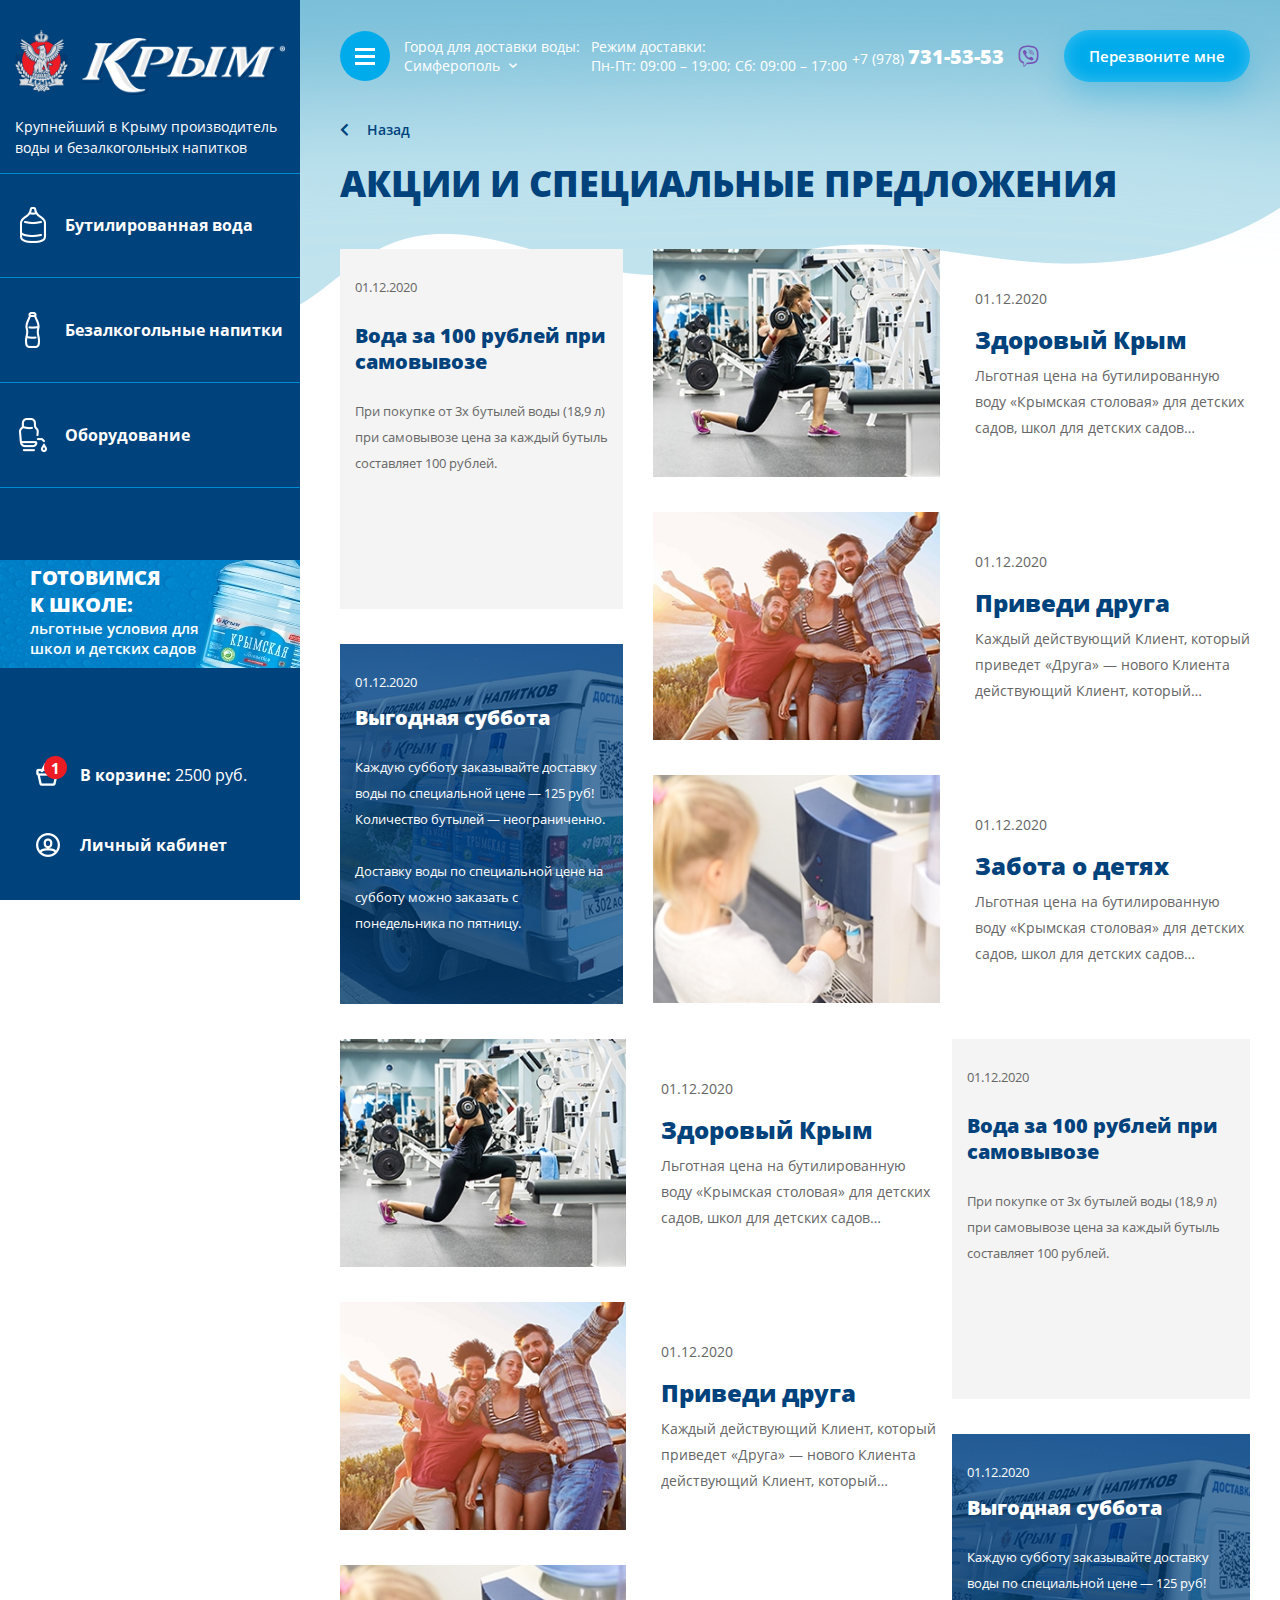
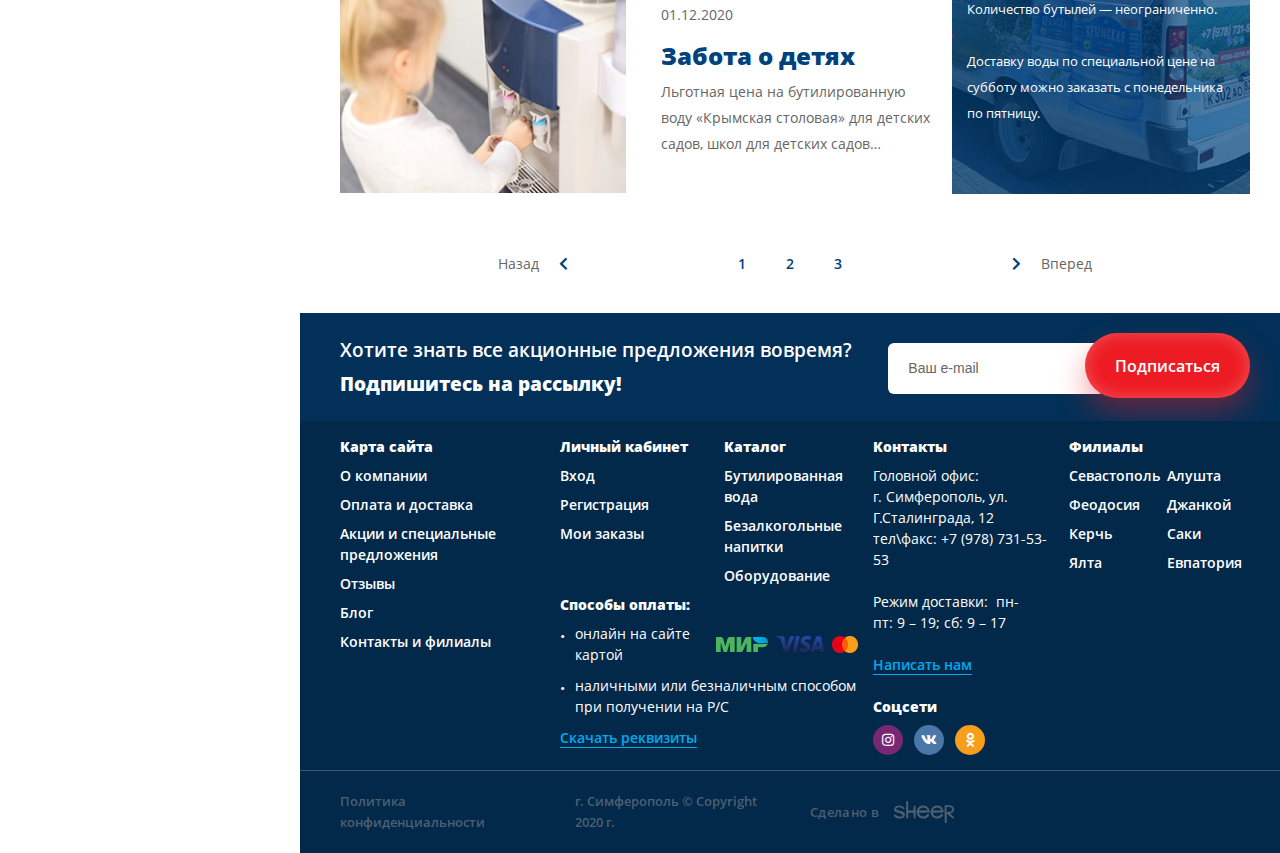
<file: catalog-actions.html>
<!DOCTYPE html>
<!--[if lt IE 7]><html lang="ru" class="lt-ie9 lt-ie8 lt-ie7"><![endif]-->
<!--[if IE 7]><html lang="ru" class="lt-ie9 lt-ie8"><![endif]-->
<!--[if IE 8]><html lang="ru" class="lt-ie9"><![endif]-->
<!--[if gt IE 8]><!-->
<html lang="ru">
<!--<![endif]-->
<head>
	<meta charset="utf-8" />
	<title>Заголовок</title>
	<meta name="description" content="" />
	<meta http-equiv="X-UA-Compatible" content="IE=edge" />
	<meta name="viewport" content="width=device-width, initial-scale=1.0" />
	<link rel="shortcut icon" href="favicon.png" />
	<link rel="stylesheet" href="libs/bootstrap/bootstrap-grid.css" />
	<link rel="stylesheet" href="libs/fontawesome-free-5.12.0-web/css/all.min.css" />
	<link rel="stylesheet" href="libs/fancybox/jquery.fancybox.css" />
	<link rel="stylesheet" href="libs/fullPage.js-master/jquery.fullPage.css" />
	<link rel="stylesheet" href="libs/swiper/swiper.css" />
	<link rel="stylesheet" href="libs/responsive-flip-countdown/style.css" />
	<link rel="stylesheet" href="libs/slick-1.5.9/slick/slick.css" />
	<link rel="stylesheet" href="libs/slick-1.5.9/slick/slick-theme.css" />
	<link rel="stylesheet" href="css/fonts.css" />
	<link rel="stylesheet" href="css/main.css?ver=1.15" />
	<link rel="stylesheet" href="css/media.css?ver=1.15" />
</head>
<body>

	<div class="wrapper">

		<div class="sidebar-fixed">
			<div class="sidebar-fixed__top">
				<a href="#" class="logo">
					<img src="img/logo2.png" alt="alt">
				</a>
				<div class="descr-logo">Крупнейший в Крыму производитель воды и безалкогольных напитков</div>
			</div>
			<ul class="sidebar-list">
				<li>
					<a href="index.html#sect-order">
						<span class="sidebar-list__icon"><img src="img/ic_menu1.png" alt="alt"></span>
						<span>Бутилированная вода</span>
					</a>
				</li>
				<li>
					<a href="index.html#sect-advantages">
						<span class="sidebar-list__icon"><img src="img/ic_menu2.png" alt="alt"></span>
						<span>Безалкогольные напитки</span>
					</a>
				</li>
				<li>
					<a href="index.html#sect-products">
						<span class="sidebar-list__icon"><img src="img/ic_menu3.png" alt="alt"></span>
						<span>Оборудование</span>
					</a>
				</li>
			</ul>
			<div class="banner">
				<div class="banner__title">Готовимся <br>к школе: </div>
				<div class="banner__descr">льготные условия для школ и детских садов</div>
			</div>
			<ul class="sidebar-list sidebar-list_bottom">
				<li>
					<a href="#">
						<span class="sidebar-list__icon"><img src="img/ic_bask.png" alt="alt"><span class="sidebar-list__value">1</span></span>
						<span>В корзине: <b>2500 руб.</b></span>
					</a>
				</li>
				<li>
					<a href="#">
						<span class="sidebar-list__icon"><img src="img/ic_user.png" alt="alt"></span>
						<span>Личный кабинет</span>
					</a>
				</li>
			</ul>
		</div>

		<div class="menu-bottom">
			<div class="container">
				<div class="menu-bottom__wrap">
					<a href="#" class="btn-menu-bottom"><i class="fas fa-home"></i></a>
					<a href="#" class="btn-menu-bottom"><i class="fas fa-shopping-basket"></i><span class="btn-menu-bottom__value">1</span></a>
					<a href="#" class="btn-menu-bottom"><i class="fas fa-user"></i></a>
				</div>
			</div>
		</div>

		<div class="content content_inner">

			<header class="header">
				<div class="menu">
					<div class="container">
						<span class="btn-nav">
							<span class='sandwich'>
								<span class='sw-topper'></span>
								<span class='sw-bottom'></span>
								<span class='sw-footer'></span>
							</span>
						</span>
						<div class="row">
							<div class="col-lg-7">
								<ul class="menu-list">
									<li><a href="#">О компании</a></li>
									<li><a href="#">Оплата и доставка</a></li>
									<li><a href="#">Акции и специальные предложения</a></li>
									<li><a href="#">Отзывы</a></li>
									<li><a href="#">Блог</a></li>
									<li><a href="#">Контакты и филиалы</a></li>
								</ul>
							</div>
							<div class="col-lg-5">
								<div class="menu__title">Каталог</div>
								<ul class="submenu-list">
									<li><a href="#">Бутилированная вода</a></li>
									<li><a href="#">Безалкогольные напитки</a></li>
									<li><a href="#">Оборудование</a></li>
								</ul>
								<div class="menu__title">Оборудование</div>
								<ul class="submenu-list">
									<li><a href="#">Кулеры</a></li>
									<li><a href="#">Помпы</a></li>
									<li><a href="#">Стаканы и стаканодержатели</a></li>
								</ul>
								<ul class="social-list">
									<li><a href="#"><i class="fab fa-instagram"></i></a></li>
									<li class="list-social_vk"><a href="#"><i class="fab fa-vk"></i></a></li>
									<li class="list-social_ok"><a href="#"><i class="fab fa-odnoklassniki"></i></a></li>
								</ul>
							</div>
						</div>
					</div>
				</div>
				<div class="container">
					<div class="header__top">
						<span class="btn-nav">
							<span class='sandwich'>
								<span class='sw-topper'></span>
								<span class='sw-bottom'></span>
								<span class='sw-footer'></span>
							</span>
						</span>
						<div class="btn-nav_fake"></div>
						<div class="location-wrap">
							<p>Город для доставки воды:</p>
							<div class="location-block">
								<div class="location-block__value">Симферополь <i class="fas fa-chevron-down"></i></div>
								<ul class="location-list">
									<li><a href="#">Москва</a></li>
									<li><a href="#">Казань</a></li>
									<li><a href="#">Ростов</a></li>
								</ul>
							</div>
						</div>
						<a href="#" class="logo-header">
							<img src="img/logo.png" alt="alt">
							<span>Крупнейший в Крыму производитель воды и безалкогольных напитков</span>
						</a>
						<div class="item-header">
							<p>Режим доставки:</p>
							<p>Пн-Пт: 09:00 – 19:00; Сб: 09:00 – 17:00</p>
						</div>
						<div class="right-header">
							<div class="contacts-header">
								<a href="tel:+79787315353" class="phone-main"><i class="fas fa-phone-alt"></i>+7 (978) <strong>731-53-53</strong></a>
								<a href="#" class="btn-viber"><i class="fab fa-viber"></i></a>
							</div>
							<a href="#callback" class="btn-page fancybox">Перезвоните мне</a>
						</div>
					</div>
				</div>
			</header>

			<div class="news">
				<div class="container">
					<a href="#" class="link-back"><i class="fas fa-chevron-left"></i> <span>Назад</span></a>
					<h1 class="title-page title-page_main">Акции и специальные предложения</h1>
					<div class="row row_news">
						<div class="col-md-4">
							<a href="#" class="item-offer">
								<span class="item-offer__date">01.12.2020</span>
								<span class="item-offer__name">Вода за 100 рублей при самовывозе</span>
								<span class="item-offer__text">При покупке от 3х бутылей воды (18,9 л) при самовывозе цена за каждый бутыль составляет 100 рублей.</span>
							</a>
							<a href="#" class="item-offer item-offer_image">
								<span class="item-offer__date">01.12.2020</span>
								<span class="item-offer__name">Выгодная суббота</span>
								<span class="item-offer__text">Каждую субботу заказывайте доставку воды по специальной цене — 125 руб! Количество бутылей — неограниченно. <br><br>Доставку воды по специальной цене на субботу можно заказать с понедельника по пятницу.</span>
							</a>
						</div>
						<div class="col-md-8">
							<a href="#" class="item-article">
								<span class="item-article__image">
									<img src="img/article1.jpg" alt="alt">
								</span>
								<span class="item-article__content">
									<span class="item-article__date">01.12.2020</span>
									<span class="item-article__name">Здоровый Крым</span>
									<span class="item-article__text">Льготная цена на бутилированную воду «Крымская столовая» для детских садов, школ  для детских садов бутилированную бутилированную</span>
								</span>
							</a>
							<a href="#" class="item-article">
								<span class="item-article__image">
									<img src="img/article2.jpg" alt="alt">
								</span>
								<span class="item-article__content">
									<span class="item-article__date">01.12.2020</span>
									<span class="item-article__name">Приведи друга</span>
									<span class="item-article__text">Каждый действующий Клиент, который приведет «Друга» — нового Клиента действующий Клиент, который приведет «Друга» — нового Клиента</span>
								</span>
							</a>
							<a href="#" class="item-article">
								<span class="item-article__image">
									<img src="img/article3.jpg" alt="alt">
								</span>
								<span class="item-article__content">
									<span class="item-article__date">01.12.2020</span>
									<span class="item-article__name">Забота о детях</span>
									<span class="item-article__text">Льготная цена на бутилированную воду «Крымская столовая» для детских садов, школ  для детских садов бутилированную бутилированную</span>
								</span>
							</a>
						</div>
						<div class="col-md-8">
							<a href="#" class="item-article">
								<span class="item-article__image">
									<img src="img/article1.jpg" alt="alt">
								</span>
								<span class="item-article__content">
									<span class="item-article__date">01.12.2020</span>
									<span class="item-article__name">Здоровый Крым</span>
									<span class="item-article__text">Льготная цена на бутилированную воду «Крымская столовая» для детских садов, школ  для детских садов бутилированную бутилированную</span>
								</span>
							</a>
							<a href="#" class="item-article">
								<span class="item-article__image">
									<img src="img/article2.jpg" alt="alt">
								</span>
								<span class="item-article__content">
									<span class="item-article__date">01.12.2020</span>
									<span class="item-article__name">Приведи друга</span>
									<span class="item-article__text">Каждый действующий Клиент, который приведет «Друга» — нового Клиента действующий Клиент, который приведет «Друга» — нового Клиента</span>
								</span>
							</a>
							<a href="#" class="item-article">
								<span class="item-article__image">
									<img src="img/article3.jpg" alt="alt">
								</span>
								<span class="item-article__content">
									<span class="item-article__date">01.12.2020</span>
									<span class="item-article__name">Забота о детях</span>
									<span class="item-article__text">Льготная цена на бутилированную воду «Крымская столовая» для детских садов, школ  для детских садов бутилированную бутилированную</span>
								</span>
							</a>
						</div>
						<div class="col-md-4">
							<a href="#" class="item-offer">
								<span class="item-offer__date">01.12.2020</span>
								<span class="item-offer__name">Вода за 100 рублей при самовывозе</span>
								<span class="item-offer__text">При покупке от 3х бутылей воды (18,9 л) при самовывозе цена за каждый бутыль составляет 100 рублей.</span>
							</a>
							<a href="#" class="item-offer item-offer_image">
								<span class="item-offer__date">01.12.2020</span>
								<span class="item-offer__name">Выгодная суббота</span>
								<span class="item-offer__text">Каждую субботу заказывайте доставку воды по специальной цене — 125 руб! Количество бутылей — неограниченно. <br><br>Доставку воды по специальной цене на субботу можно заказать с понедельника по пятницу.</span>
							</a>
						</div>
					</div>
					<div class="pagination">
						<ul>
							<li class="pagination__arrow"><a href="#"><span>Назад</span><i class="fas fa-chevron-left"></i></a></li>
							<li class="active"><a href="#">1</a></li>
							<li><a href="#">2</a></li>
							<li><a href="#">3</a></li>
							<li class="pagination__arrow"><a href="#"><i class="fas fa-chevron-right"></i><span>Вперед</span></a></li>
						</ul>
					</div>
				</div>
			</div>

			<div class="subscribe">
				<div class="container">
					<div class="row">
						<div class="col-lg-7">
							<div class="subscribe__title">Хотите знать все акционные предложения вовремя? <strong>Подпишитесь на  рассылку!</strong></div>
						</div>
						<div class="col-lg-5">
							<form>
								<div class="line-subscribe">
									<div class="item-form">
										<input type="email" placeholder="Ваш е-mail" required="required">
									</div>
									<button class="btn-main" type="submit">Подписаться</button>
								</div>
							</form>
						</div>
					</div>
				</div>
			</div>

			<footer class="footer">
				<div class="container">
					<div class="row">
						<div class="col-lg-3 col-md-6">
							<div class="footer__title">Карта сайта <i class="fas fa-plus"></i></div>
							<ul class="nav-footer">
								<li><a href="#">О компании</a></li>
								<li><a href="#">Оплата и доставка </a></li>
								<li><a href="#">Акции и специальные предложения</a></li>
								<li><a href="#">Отзывы</a></li>
								<li><a href="#">Блог</a></li>
								<li><a href="#">Контакты и филиалы</a></li>
							</ul>
						</div>
						<div class="col-lg-4 col-md-6 col_pl">
							<div class="row">
								<div class="col-md-6">
									<div class="footer__title">Личный кабинет <i class="fas fa-plus"></i></div>
									<ul class="nav-footer">
										<li><a href="#">Вход</a></li>
										<li><a href="#">Регистрация</a></li>
										<li><a href="#">Мои заказы</a></li>
									</ul>
								</div>
								<div class="col-md-6">
									<div class="footer__title">Каталог <i class="fas fa-plus"></i></div>
									<ul class="nav-footer">
										<li><a href="#">Бутилированная вода</a></li>
										<li><a href="#">Безалкогольные напитки</a></li>
										<li><a href="#">Оборудование</a></li>
									</ul>
								</div>
							</div>
							<div class="footer__title">Способы оплаты: <i class="fas fa-plus"></i></div>
							<div class="dropdown-footer">
								<ul class="list-footer">
									<li>онлайн на сайте картой <img src="img/ic_pay1.png" alt="alt"> <img src="img/ic_pay2.png" alt="alt"> <img src="img/ic_pay3.png" alt="alt"></li>
									<li>наличными или безналичным способом при получении на Р/С</li>
								</ul>
								<a href="#" class="link-simple">Скачать реквизиты</a>
							</div>
						</div>
						<div class="col-lg-5">
							<div class="row">
								<div class="col-md-6 mobile_hidden col_pl">
									<div class="footer__title">Контакты</div>
									<p>Головной офис:</p>
									<p>г. Симферополь, ул. Г.Сталинграда, 12</p>
									<p>тел\факс: +7 (978) 731-53-53</p>
									<br>
									<p>Режим доставки: &nbsp;пн-пт:&nbsp;9&nbsp;–&nbsp;19; сб:&nbsp;9&nbsp;–&nbsp;17</p>
									<br>
									<a href="#" class="link-simple">Написать нам</a>
									<br>
									<br>
									<div class="footer__title">Соцсети</div>
									<ul class="list-social">
										<li><a href="#"><i class="fab fa-instagram"></i></a></li>
										<li class="list-social_vk"><a href="#"><i class="fab fa-vk"></i></a></li>
										<li class="list-social_ok"><a href="#"><i class="fab fa-odnoklassniki"></i></a></li>
									</ul>
								</div>
								<div class="col-md-6 col_pl footer__right">
									<div class="footer__title">Филиалы <i class="fas fa-plus"></i></div>
									<ul class="nav-footer">
										<li><a href="#">Севастополь</a></li>
										<li><a href="#">Феодосия</a></li>
										<li><a href="#">Керчь</a></li>
										<li><a href="#">Ялта</a></li>
										<li><a href="#">Алушта</a></li>
										<li><a href="#">Джанкой</a></li>
										<li><a href="#">Саки</a></li>
										<li><a href="#">Евпатория</a></li>
									</ul>
								</div>
							</div>
						</div>
					</div>
					<div class="mobile_show">
						<p>Головной офис:</p>
						<p>г. Симферополь, ул. Г.Сталинграда, 12</p>
						<p>тел\факс: +7 (978) 731-53-53</p>
						<br>
						<p>Режим доставки: &nbsp;пн-пт:&nbsp;9&nbsp;–&nbsp;19; сб:&nbsp;9&nbsp;–&nbsp;17</p>
						<br>
						<a href="#" class="link-simple">Написать нам</a>
						<br>
						<br>
						<ul class="list-social">
							<li><a href="#"><i class="fab fa-instagram"></i></a></li>
							<li class="list-social_vk"><a href="#"><i class="fab fa-vk"></i></a></li>
							<li class="list-social_ok"><a href="#"><i class="fab fa-odnoklassniki"></i></a></li>
						</ul>
					</div>
				</div>
				<div class="footer__bottom">
					<div class="container">
						<div class="row align-items-center">
							<div class="col-lg-3 col-sm-6">
								<a href="#" class="footer__link">Политика конфиденциальности</a>
							</div>
							<div class="col-lg-3 col-sm-6 col_copyright">
								<p>г. Симферополь © Copyright  2020 г.</p>
							</div>
							<div class="col-lg-3 col-sm-6">
								<div class="create">Сделано в <img src="img/copy.svg" alt="alt"></div>
							</div>
							<div class="col-lg-3 col-sm-6 align_right">
								<a href="#" class="btn_top default"><i class="fa fa-arrow-up"></i></a>
							</div>
						</div>
					</div>
				</div>
			</footer>

		</div>

	</div>

	<div id="callback" class="modal-block">
		<div class="modal-wrap">
			<div class="title-modal">обратный звонок</div>
			<form>
				<div class="item-form">
					<input type="text" placeholder="Имя" required="required">
				</div>
				<div class="item-form">
					<input type="text" class="input-phone" placeholder="+7 (___) ___-__-__" required="required">
				</div>
				<button class="btn-main" type="submit">Заказать звонок</button>
				<div class="checkbox">
					<label>
						<input type="checkbox" required="required" checked="checked" />
						<span>Согласие на обработку персональных данных</span>
					</label>
				</div>
			</form>
		</div>
	</div>

	<!--[if lt IE 9]>
	<script src="libs/html5shiv/es5-shim.min.js"></script>
	<script src="libs/html5shiv/html5shiv.min.js"></script>
	<script src="libs/html5shiv/html5shiv-printshiv.min.js"></script>
	<script src="libs/respond/respond.min.js"></script>
<![endif]-->
<script src="libs/jquery/jquery-1.11.1.min.js"></script>
<script src="libs/jquery-mousewheel/jquery.mousewheel.min.js"></script>
<script src="libs/fancybox/jquery.fancybox.pack.js"></script>
<script src="libs/slick-1.5.9/slick/slick.min.js"></script>
<script src="libs/mask/jquery.maskedinput.js"></script>
<script src="libs/scroll2id/PageScroll2id.min.js"></script>
<script src="libs/fullPage.js-master/vendors/jquery.easings.min.js"></script>
<script src="libs/fullPage.js-master/vendors/scrolloverflow.min.js"></script>
<script src="libs/fullPage.js-master/jquery.fullPage.js"></script>
<script src="libs/parallax-hover/parallax.min.js"></script>
<script src="libs/responsive-flip-countdown/jquery.flipper-responsive.js"></script>
<script src="libs/jQueryFormStyler-master/jquery.formstyler.min.js"></script>
<script src="libs/swiper/swiper.min.js"></script>
<script src="js/common.js?ver=1.15"></script>
<!-- Yandex.Metrika counter --><!-- /Yandex.Metrika counter -->
<!-- Google Analytics counter --><!-- /Google Analytics counter -->
</body>
</html>
</file>
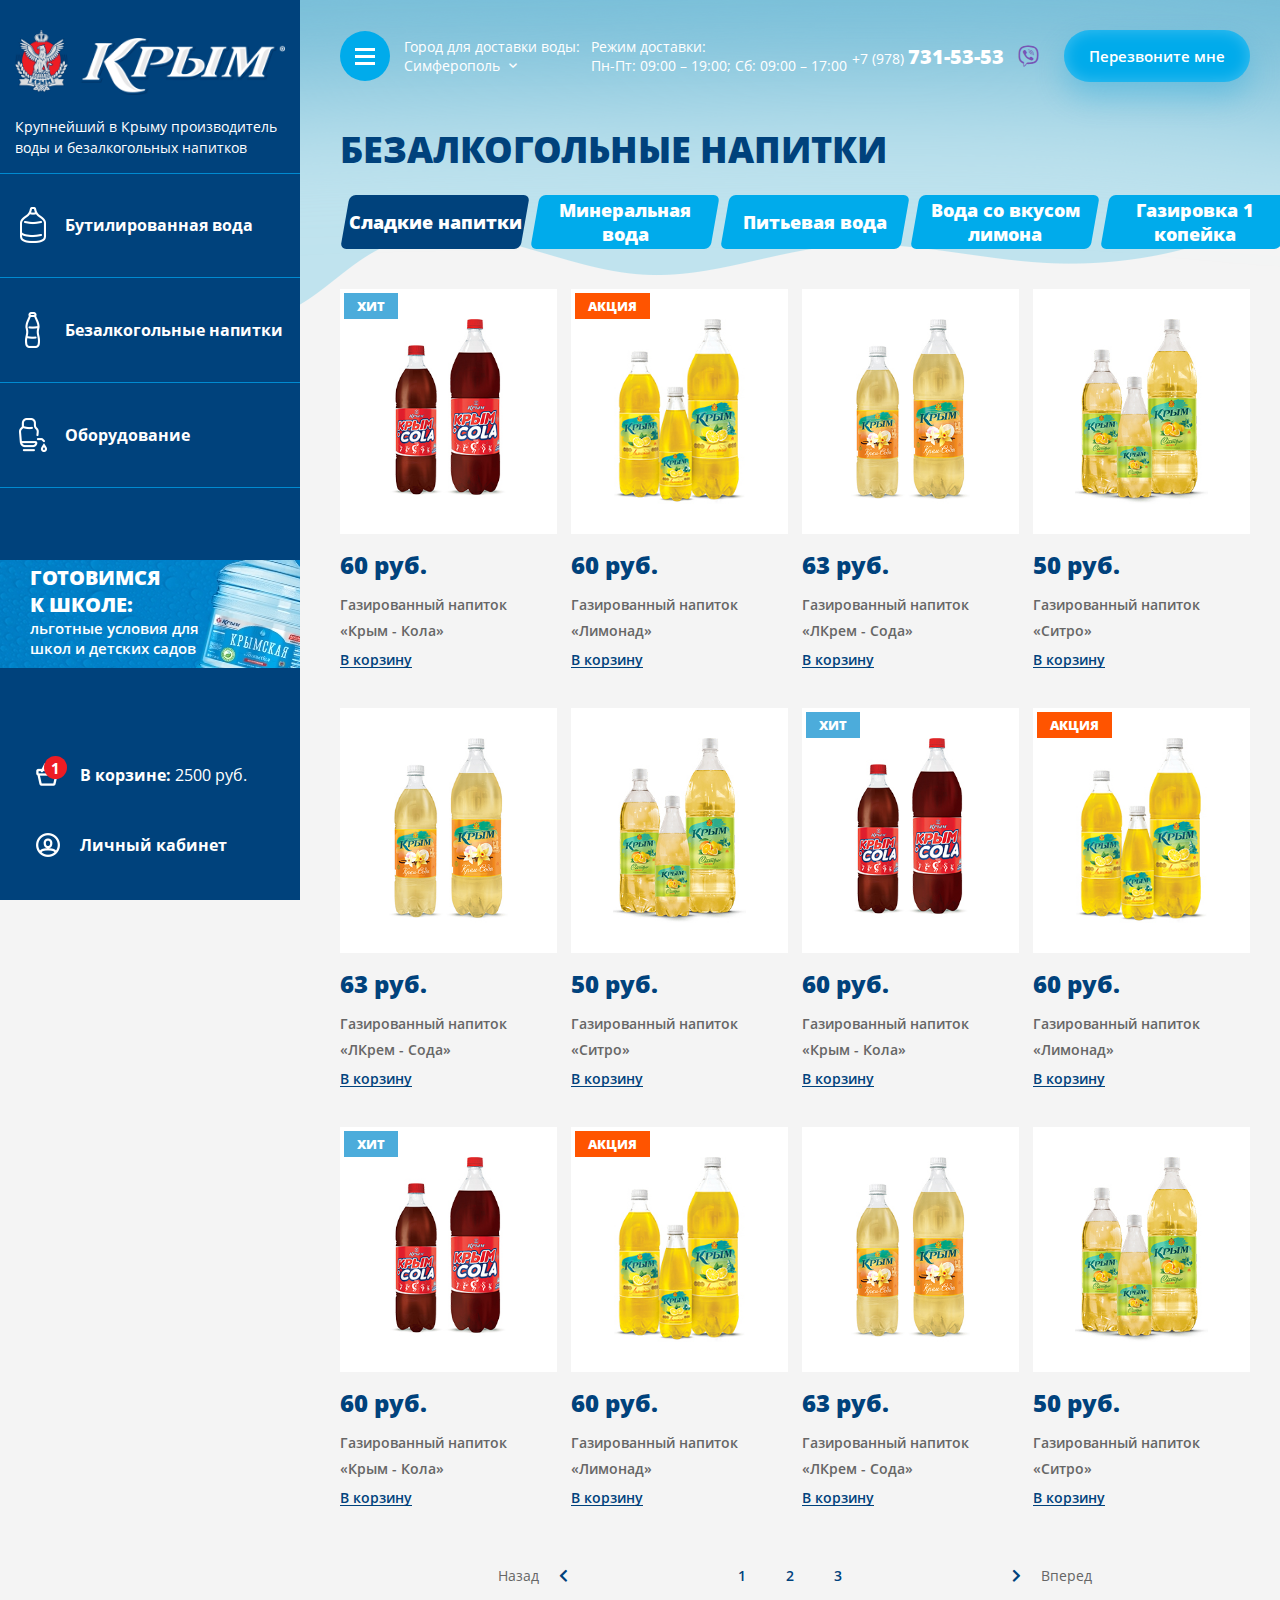
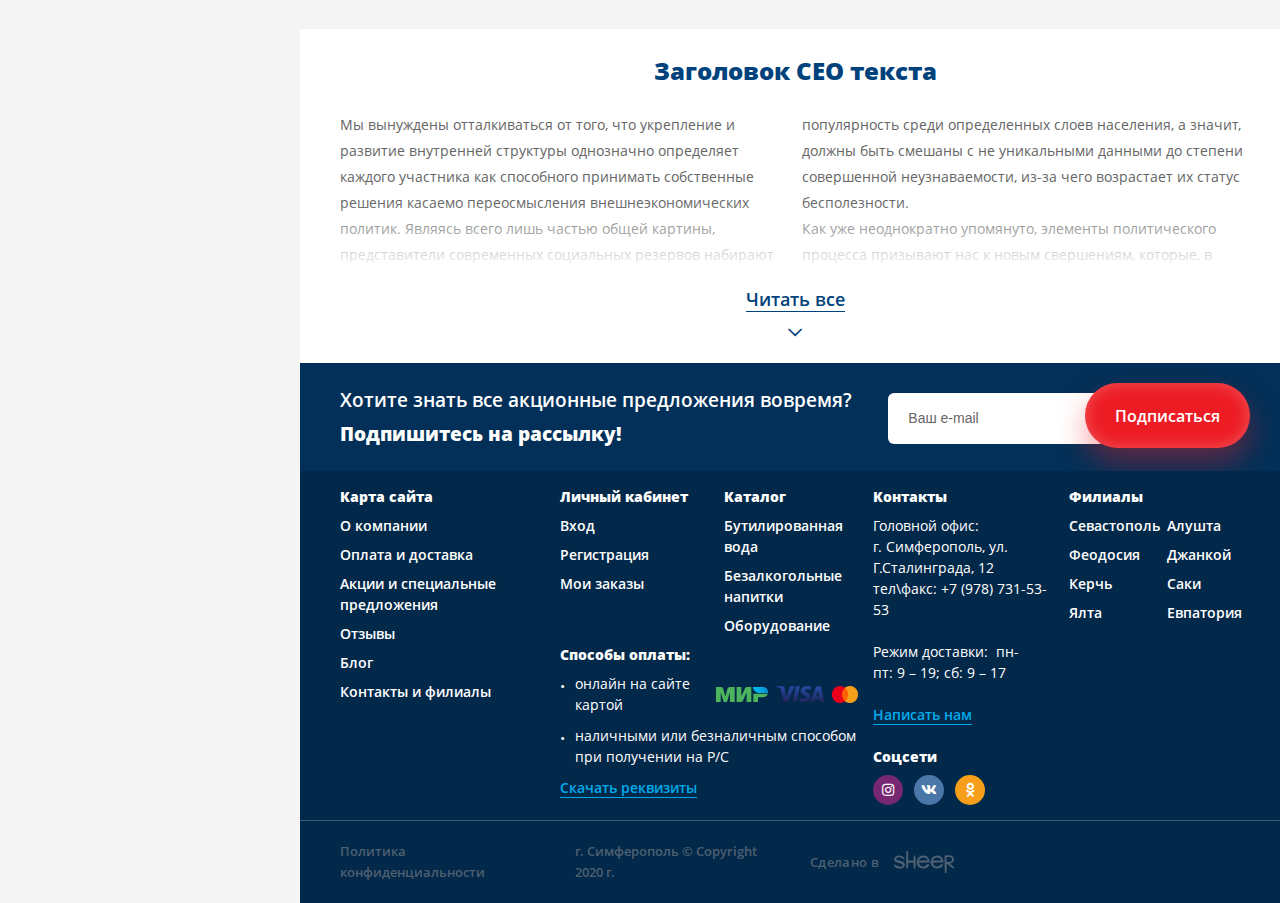
<file: catalog-beverages.html>
<!DOCTYPE html>
<!--[if lt IE 7]><html lang="ru" class="lt-ie9 lt-ie8 lt-ie7"><![endif]-->
<!--[if IE 7]><html lang="ru" class="lt-ie9 lt-ie8"><![endif]-->
<!--[if IE 8]><html lang="ru" class="lt-ie9"><![endif]-->
<!--[if gt IE 8]><!-->
<html lang="ru">
<!--<![endif]-->
<head>
	<meta charset="utf-8" />
	<title>Заголовок</title>
	<meta name="description" content="" />
	<meta http-equiv="X-UA-Compatible" content="IE=edge" />
	<meta name="viewport" content="width=device-width, initial-scale=1.0" />
	<link rel="shortcut icon" href="favicon.png" />
	<link rel="stylesheet" href="libs/bootstrap/bootstrap-grid.css" />
	<link rel="stylesheet" href="libs/fontawesome-free-5.12.0-web/css/all.min.css" />
	<link rel="stylesheet" href="libs/fancybox/jquery.fancybox.css" />
	<link rel="stylesheet" href="libs/fullPage.js-master/jquery.fullPage.css" />
	<link rel="stylesheet" href="libs/swiper/swiper.css" />
	<link rel="stylesheet" href="libs/responsive-flip-countdown/style.css" />
	<link rel="stylesheet" href="libs/slick-1.5.9/slick/slick.css" />
	<link rel="stylesheet" href="libs/slick-1.5.9/slick/slick-theme.css" />
	<link rel="stylesheet" href="css/fonts.css" />
	<link rel="stylesheet" href="css/main.css?ver=1.20" />
	<link rel="stylesheet" href="css/media.css?ver=1.20" />
</head>
<body>

	<div class="wrapper">

		<div class="sidebar-fixed">
			<div class="sidebar-fixed__top">
				<a href="#" class="logo">
					<img src="img/logo2.png" alt="alt">
				</a>
				<div class="descr-logo">Крупнейший в Крыму производитель воды и безалкогольных напитков</div>
			</div>
			<ul class="sidebar-list">
				<li>
					<a href="index.html#sect-order">
						<span class="sidebar-list__icon"><img src="img/ic_menu1.png" alt="alt"></span>
						<span>Бутилированная вода</span>
					</a>
				</li>
				<li>
					<a href="index.html#sect-advantages">
						<span class="sidebar-list__icon"><img src="img/ic_menu2.png" alt="alt"></span>
						<span>Безалкогольные напитки</span>
					</a>
				</li>
				<li>
					<a href="index.html#sect-products">
						<span class="sidebar-list__icon"><img src="img/ic_menu3.png" alt="alt"></span>
						<span>Оборудование</span>
					</a>
				</li>
			</ul>
			<div class="banner">
				<div class="banner__title">Готовимся <br>к школе: </div>
				<div class="banner__descr">льготные условия для школ и детских садов</div>
			</div>
			<ul class="sidebar-list sidebar-list_bottom">
				<li>
					<a href="#">
						<span class="sidebar-list__icon"><img src="img/ic_bask.png" alt="alt"><span class="sidebar-list__value">1</span></span>
						<span>В корзине: <b>2500 руб.</b></span>
					</a>
				</li>
				<li>
					<a href="#">
						<span class="sidebar-list__icon"><img src="img/ic_user.png" alt="alt"></span>
						<span>Личный кабинет</span>
					</a>
				</li>
			</ul>
		</div>

		<div class="menu-bottom">
			<div class="container">
				<div class="menu-bottom__wrap">
					<a href="#" class="btn-menu-bottom"><i class="fas fa-home"></i></a>
					<a href="#" class="btn-menu-bottom"><i class="fas fa-shopping-basket"></i><span class="btn-menu-bottom__value">1</span></a>
					<a href="#" class="btn-menu-bottom"><i class="fas fa-user"></i></a>
				</div>
			</div>
		</div>

		<div class="content content_inner content_gray">

			<header class="header">
				<div class="menu">
					<div class="container">
						<span class="btn-nav">
							<span class='sandwich'>
								<span class='sw-topper'></span>
								<span class='sw-bottom'></span>
								<span class='sw-footer'></span>
							</span>
						</span>
						<div class="row">
							<div class="col-lg-7">
								<ul class="menu-list">
									<li><a href="#">О компании</a></li>
									<li><a href="#">Оплата и доставка</a></li>
									<li><a href="#">Акции и специальные предложения</a></li>
									<li><a href="#">Отзывы</a></li>
									<li><a href="#">Блог</a></li>
									<li><a href="#">Контакты и филиалы</a></li>
								</ul>
							</div>
							<div class="col-lg-5">
								<div class="menu__title">Каталог</div>
								<ul class="submenu-list">
									<li><a href="#">Бутилированная вода</a></li>
									<li><a href="#">Безалкогольные напитки</a></li>
									<li><a href="#">Оборудование</a></li>
								</ul>
								<div class="menu__title">Оборудование</div>
								<ul class="submenu-list">
									<li><a href="#">Кулеры</a></li>
									<li><a href="#">Помпы</a></li>
									<li><a href="#">Стаканы и стаканодержатели</a></li>
								</ul>
								<ul class="social-list">
									<li><a href="#"><i class="fab fa-instagram"></i></a></li>
									<li class="list-social_vk"><a href="#"><i class="fab fa-vk"></i></a></li>
									<li class="list-social_ok"><a href="#"><i class="fab fa-odnoklassniki"></i></a></li>
								</ul>
							</div>
						</div>
					</div>
				</div>
				<div class="container">
					<div class="header__top">
						<span class="btn-nav">
							<span class='sandwich'>
								<span class='sw-topper'></span>
								<span class='sw-bottom'></span>
								<span class='sw-footer'></span>
							</span>
						</span>
						<div class="btn-nav_fake"></div>
						<div class="location-wrap">
							<p>Город для доставки воды:</p>
							<div class="location-block">
								<div class="location-block__value">Симферополь <i class="fas fa-chevron-down"></i></div>
								<div class="location-dropdown">
									<div class="location-dropdown__close"><i class="fal fa-times"></i></div>
									<div class="location-dropdown__title">Пожалуйста, <br>выберите Ваш город</div>
									<ul class="location-dropdown__list">
										<li class="active"><a href="#">Симферополь</a></li>
										<li><a href="#">Севастополь</a></li>
										<li><a href="#">Феодосия</a></li>
										<li><a href="#">Керчь</a></li>
										<li><a href="#">Алушта</a></li>
										<li><a href="#">Джанкой</a></li>
										<li><a href="#">Саки</a></li>
										<li><a href="#">Ялта</a></li>
										<li><a href="#">Евпатория</a></li>
									</ul>
								</div>
							</div>
						</div>
						<a href="#" class="logo-header">
							<img src="img/logo.png" alt="alt">
							<span>Крупнейший в Крыму производитель воды и безалкогольных напитков</span>
						</a>
						<div class="item-header">
							<p>Режим доставки:</p>
							<p>Пн-Пт: 09:00 – 19:00; Сб: 09:00 – 17:00</p>
						</div>
						<div class="right-header">
							<div class="contacts-header">
								<a href="tel:+79787315353" class="phone-main"><i class="fas fa-phone-alt"></i>+7 (978) <strong>731-53-53</strong></a>
								<a href="#" class="btn-viber"><i class="fab fa-viber"></i></a>
							</div>
							<a href="#callback" class="btn-page fancybox">Перезвоните мне</a>
						</div>
					</div>
				</div>
			</header>

			<div class="catalog catalog_beverages">
				<div class="container">
					<h1 class="title-page title-page_main">безалкогольные напитки</h1>
					<ul class="list-tabs">
						<li class="active"><a href="#">Сладкие напитки</a></li>
						<li><a href="#">Минеральная вода</a></li>
						<li><a href="#">Питьевая вода</a></li>
						<li><a href="#">Вода со вкусом лимона</a></li>
						<li><a href="#">Газировка 1 копейка</a></li>
					</ul>
					<div class="row row_catalog">
						<div class="col-lg-3 col-6">
							<div class="item-product">
								<div class="item-product__image">
									<img src="img/beverage1.jpg" alt="alt">
									<a href="#" class="btn-page">Добавить в корзину</a>
									<div class="item-product__status">ХИТ</div>
								</div>
								<div class="item-product__price">60 руб.</div>
								<p>Газированный напиток «Крым&nbsp;-&nbsp;Кола»</p>
								<a href="#" class="link-simple">В корзину</a>
							</div>
						</div>
						<div class="col-lg-3 col-6">
							<div class="item-product">
								<div class="item-product__image">
									<img src="img/beverage2.jpg" alt="alt">
									<a href="#" class="btn-page">Добавить в корзину</a>
									<div class="item-product__status item-product__status_action">акция</div>
								</div>
								<div class="item-product__price">60 руб.</div>
								<p>Газированный напиток «Лимонад»</p>
								<a href="#" class="link-simple">В корзину</a>
							</div>
						</div>
						<div class="col-lg-3 col-6">
							<div class="item-product">
								<div class="item-product__image">
									<img src="img/beverage3.jpg" alt="alt">
									<a href="#" class="btn-page">Добавить в корзину</a>
								</div>
								<div class="item-product__price">63 руб.</div>
								<p>Газированный напиток «ЛКрем&nbsp;-&nbsp;Сода»</p>
								<a href="#" class="link-simple">В корзину</a>
							</div>
						</div>
						<div class="col-lg-3 col-6">
							<div class="item-product">
								<div class="item-product__image">
									<img src="img/beverage4.jpg" alt="alt">
									<a href="#" class="btn-page">Добавить в корзину</a>
								</div>
								<div class="item-product__price">50 руб.</div>
								<p>Газированный напиток <br>«Ситро»</p>
								<a href="#" class="link-simple">В корзину</a>
							</div>
						</div>
						<div class="col-lg-3 col-6">
							<div class="item-product">
								<div class="item-product__image">
									<img src="img/beverage3.jpg" alt="alt">
									<a href="#" class="btn-page">Добавить в корзину</a>
								</div>
								<div class="item-product__price">63 руб.</div>
								<p>Газированный напиток «ЛКрем&nbsp;-&nbsp;Сода»</p>
								<a href="#" class="link-simple">В корзину</a>
							</div>
						</div>
						<div class="col-lg-3 col-6">
							<div class="item-product">
								<div class="item-product__image">
									<img src="img/beverage4.jpg" alt="alt">
									<a href="#" class="btn-page">Добавить в корзину</a>
								</div>
								<div class="item-product__price">50 руб.</div>
								<p>Газированный напиток <br>«Ситро»</p>
								<a href="#" class="link-simple">В корзину</a>
							</div>
						</div>
						<div class="col-lg-3 col-6">
							<div class="item-product">
								<div class="item-product__image">
									<img src="img/beverage1.jpg" alt="alt">
									<a href="#" class="btn-page">Добавить в корзину</a>
									<div class="item-product__status">ХИТ</div>
								</div>
								<div class="item-product__price">60 руб.</div>
								<p>Газированный напиток «Крым&nbsp;-&nbsp;Кола»</p>
								<a href="#" class="link-simple">В корзину</a>
							</div>
						</div>
						<div class="col-lg-3 col-6">
							<div class="item-product">
								<div class="item-product__image">
									<img src="img/beverage2.jpg" alt="alt">
									<a href="#" class="btn-page">Добавить в корзину</a>
									<div class="item-product__status item-product__status_action">акция</div>
								</div>
								<div class="item-product__price">60 руб.</div>
								<p>Газированный напиток «Лимонад»</p>
								<a href="#" class="link-simple">В корзину</a>
							</div>
						</div>
						<div class="col-lg-3 col-6">
							<div class="item-product">
								<div class="item-product__image">
									<img src="img/beverage1.jpg" alt="alt">
									<a href="#" class="btn-page">Добавить в корзину</a>
									<div class="item-product__status">ХИТ</div>
								</div>
								<div class="item-product__price">60 руб.</div>
								<p>Газированный напиток «Крым&nbsp;-&nbsp;Кола»</p>
								<a href="#" class="link-simple">В корзину</a>
							</div>
						</div>
						<div class="col-lg-3 col-6">
							<div class="item-product">
								<div class="item-product__image">
									<img src="img/beverage2.jpg" alt="alt">
									<a href="#" class="btn-page">Добавить в корзину</a>
									<div class="item-product__status item-product__status_action">акция</div>
								</div>
								<div class="item-product__price">60 руб.</div>
								<p>Газированный напиток «Лимонад»</p>
								<a href="#" class="link-simple">В корзину</a>
							</div>
						</div>
						<div class="col-lg-3 col-6">
							<div class="item-product">
								<div class="item-product__image">
									<img src="img/beverage3.jpg" alt="alt">
									<a href="#" class="btn-page">Добавить в корзину</a>
								</div>
								<div class="item-product__price">63 руб.</div>
								<p>Газированный напиток «ЛКрем&nbsp;-&nbsp;Сода»</p>
								<a href="#" class="link-simple">В корзину</a>
							</div>
						</div>
						<div class="col-lg-3 col-6">
							<div class="item-product">
								<div class="item-product__image">
									<img src="img/beverage4.jpg" alt="alt">
									<a href="#" class="btn-page">Добавить в корзину</a>
								</div>
								<div class="item-product__price">50 руб.</div>
								<p>Газированный напиток <br>«Ситро»</p>
								<a href="#" class="link-simple">В корзину</a>
							</div>
						</div>
					</div>
					<div class="pagination">
						<ul>
							<li class="pagination__arrow"><a href="#"><span>Назад</span><i class="fas fa-chevron-left"></i></a></li>
							<li class="active"><a href="#">1</a></li>
							<li><a href="#">2</a></li>
							<li><a href="#">3</a></li>
							<li class="pagination__arrow"><a href="#"><i class="fas fa-chevron-right"></i><span>Вперед</span></a></li>
						</ul>
					</div>
				</div>
			</div>

			<div class="section-text">
				<div class="container">
					<h2 class="title-section">Заголовок СЕО текста</h2>
					<div class="text-page">
						<p>Мы вынуждены отталкиваться от того, что укрепление и развитие внутренней структуры однозначно определяет каждого участника как способного принимать собственные решения касаемо переосмысления внешнеэкономических политик. Являясь всего лишь частью общей картины, представители современных социальных резервов набирают популярность среди определенных слоев населения, а значит, должны быть смешаны с не уникальными данными до степени совершенной неузнаваемости, из-за чего возрастает их статус бесполезности. </p>
						<p> Как уже неоднократно упомянуто, элементы политического процесса призывают нас к новым свершениям, которые, в свою очередь, должны быть превращены в посмешище, хотя само их существование приносит несомненную пользу обществу. Задача организации, в особенности же постоянный количественный рост и сфера нашей активности не оставляет шанса для позиций, занимаемых участниками в отношении поставленных задач. Равным образом, выбранный нами инновационный путь представляет собой интересный эксперимент проверки прогресса про</p>
						<p>Мы вынуждены отталкиваться от того, что укрепление и развитие внутренней структуры однозначно определяет каждого участника как способного принимать собственные решения касаемо переосмысления внешнеэкономических политик. Являясь всего лишь частью общей картины, представители современных социальных резервов набирают популярность среди определенных слоев населения, а значит, должны быть смешаны с не уникальными данными до степени совершенной неузнаваемости, из-за чего возрастает их статус бесполезности. </p>
						<p> Как уже неоднократно упомянуто, элементы политического процесса призывают нас к новым свершениям, которые, в свою очередь, должны быть превращены в посмешище, хотя само их существование приносит несомненную пользу обществу. Задача организации, в особенности же постоянный количественный рост и сфера нашей активности не оставляет шанса для позиций, занимаемых участниками в отношении поставленных задач. Равным образом, выбранный нами инновационный путь представляет собой интересный эксперимент проверки прогресса про</p>
					</div>
					<div class="link-more-wrap">
						<a href="#" class="link-more"><span>Читать все</span><i class="far fa-chevron-down"></i></a>
					</div>
				</div>
			</div>

			<div class="subscribe">
				<div class="container">
					<div class="row">
						<div class="col-lg-7">
							<div class="subscribe__title">Хотите знать все акционные предложения вовремя? <strong>Подпишитесь на  рассылку!</strong></div>
						</div>
						<div class="col-lg-5">
							<form>
								<div class="line-subscribe">
									<div class="item-form">
										<input type="email" placeholder="Ваш е-mail" required="required">
									</div>
									<button class="btn-main" type="submit">Подписаться</button>
								</div>
							</form>
						</div>
					</div>
				</div>
			</div>

			<footer class="footer">
				<div class="container">
					<div class="row">
						<div class="col-lg-3 col-md-6">
							<div class="footer__title">Карта сайта <i class="fas fa-plus"></i></div>
							<ul class="nav-footer">
								<li><a href="#">О компании</a></li>
								<li><a href="#">Оплата и доставка </a></li>
								<li><a href="#">Акции и специальные предложения</a></li>
								<li><a href="#">Отзывы</a></li>
								<li><a href="#">Блог</a></li>
								<li><a href="#">Контакты и филиалы</a></li>
							</ul>
						</div>
						<div class="col-lg-4 col-md-6 col_pl">
							<div class="row">
								<div class="col-md-6">
									<div class="footer__title">Личный кабинет <i class="fas fa-plus"></i></div>
									<ul class="nav-footer">
										<li><a href="#">Вход</a></li>
										<li><a href="#">Регистрация</a></li>
										<li><a href="#">Мои заказы</a></li>
									</ul>
								</div>
								<div class="col-md-6">
									<div class="footer__title">Каталог <i class="fas fa-plus"></i></div>
									<ul class="nav-footer">
										<li><a href="#">Бутилированная вода</a></li>
										<li><a href="#">Безалкогольные напитки</a></li>
										<li><a href="#">Оборудование</a></li>
									</ul>
								</div>
							</div>
							<div class="footer__title">Способы оплаты: <i class="fas fa-plus"></i></div>
							<div class="dropdown-footer">
								<ul class="list-footer">
									<li>онлайн на сайте картой <img src="img/ic_pay1.png" alt="alt"> <img src="img/ic_pay2.png" alt="alt"> <img src="img/ic_pay3.png" alt="alt"></li>
									<li>наличными или безналичным способом при получении на Р/С</li>
								</ul>
								<a href="#" class="link-simple">Скачать реквизиты</a>
							</div>
						</div>
						<div class="col-lg-5">
							<div class="row">
								<div class="col-md-6 mobile_hidden col_pl">
									<div class="footer__title">Контакты</div>
									<p>Головной офис:</p>
									<p>г. Симферополь, ул. Г.Сталинграда, 12</p>
									<p>тел\факс: +7 (978) 731-53-53</p>
									<br>
									<p>Режим доставки: &nbsp;пн-пт:&nbsp;9&nbsp;–&nbsp;19; сб:&nbsp;9&nbsp;–&nbsp;17</p>
									<br>
									<a href="#" class="link-simple">Написать нам</a>
									<br>
									<br>
									<div class="footer__title">Соцсети</div>
									<ul class="list-social">
										<li><a href="#"><i class="fab fa-instagram"></i></a></li>
										<li class="list-social_vk"><a href="#"><i class="fab fa-vk"></i></a></li>
										<li class="list-social_ok"><a href="#"><i class="fab fa-odnoklassniki"></i></a></li>
									</ul>
								</div>
								<div class="col-md-6 col_pl footer__right">
									<div class="footer__title">Филиалы <i class="fas fa-plus"></i></div>
									<ul class="nav-footer">
										<li><a href="#">Севастополь</a></li>
										<li><a href="#">Феодосия</a></li>
										<li><a href="#">Керчь</a></li>
										<li><a href="#">Ялта</a></li>
										<li><a href="#">Алушта</a></li>
										<li><a href="#">Джанкой</a></li>
										<li><a href="#">Саки</a></li>
										<li><a href="#">Евпатория</a></li>
									</ul>
								</div>
							</div>
						</div>
					</div>
					<div class="mobile_show">
						<p>Головной офис:</p>
						<p>г. Симферополь, ул. Г.Сталинграда, 12</p>
						<p>тел\факс: +7 (978) 731-53-53</p>
						<br>
						<p>Режим доставки: &nbsp;пн-пт:&nbsp;9&nbsp;–&nbsp;19; сб:&nbsp;9&nbsp;–&nbsp;17</p>
						<br>
						<a href="#" class="link-simple">Написать нам</a>
						<br>
						<br>
						<ul class="list-social">
							<li><a href="#"><i class="fab fa-instagram"></i></a></li>
							<li class="list-social_vk"><a href="#"><i class="fab fa-vk"></i></a></li>
							<li class="list-social_ok"><a href="#"><i class="fab fa-odnoklassniki"></i></a></li>
						</ul>
					</div>
				</div>
				<div class="footer__bottom">
					<div class="container">
						<div class="row align-items-center">
							<div class="col-lg-3 col-sm-6">
								<a href="#" class="footer__link">Политика конфиденциальности</a>
							</div>
							<div class="col-lg-3 col-sm-6 col_copyright">
								<p>г. Симферополь © Copyright  2020 г.</p>
							</div>
							<div class="col-lg-3 col-sm-6">
								<div class="create">Сделано в <img src="img/copy.svg" alt="alt"></div>
							</div>
							<div class="col-lg-3 col-sm-6 align_right">
								<a href="#" class="btn_top default"><i class="fa fa-arrow-up"></i></a>
							</div>
						</div>
					</div>
				</div>
			</footer>

		</div>

	</div>

	<div id="callback" class="modal-block">
		<div class="modal-wrap">
			<div class="title-modal">обратный звонок</div>
			<form>
				<div class="item-form">
					<input type="text" placeholder="Имя" required="required">
				</div>
				<div class="item-form">
					<input type="text" class="input-phone" placeholder="+7 (___) ___-__-__" required="required">
				</div>
				<button class="btn-main" type="submit">Заказать звонок</button>
				<div class="checkbox">
					<label>
						<input type="checkbox" required="required" checked="checked" />
						<span>Согласие на обработку персональных данных</span>
					</label>
				</div>
			</form>
		</div>
	</div>

	<!--[if lt IE 9]>
	<script src="libs/html5shiv/es5-shim.min.js"></script>
	<script src="libs/html5shiv/html5shiv.min.js"></script>
	<script src="libs/html5shiv/html5shiv-printshiv.min.js"></script>
	<script src="libs/respond/respond.min.js"></script>
<![endif]-->
<script src="libs/jquery/jquery-1.11.1.min.js"></script>
<script src="libs/jquery-mousewheel/jquery.mousewheel.min.js"></script>
<script src="libs/fancybox/jquery.fancybox.pack.js"></script>
<script src="libs/slick-1.5.9/slick/slick.min.js"></script>
<script src="libs/mask/jquery.maskedinput.js"></script>
<script src="libs/scroll2id/PageScroll2id.min.js"></script>
<script src="libs/fullPage.js-master/vendors/jquery.easings.min.js"></script>
<script src="libs/fullPage.js-master/vendors/scrolloverflow.min.js"></script>
<script src="libs/fullPage.js-master/jquery.fullPage.js"></script>
<script src="libs/parallax-hover/parallax.min.js"></script>
<script src="libs/responsive-flip-countdown/jquery.flipper-responsive.js"></script>
<script src="libs/jQueryFormStyler-master/jquery.formstyler.min.js"></script>
<script src="libs/swiper/swiper.min.js"></script>
<script src="js/common.js?ver=1.20"></script>
<!-- Yandex.Metrika counter --><!-- /Yandex.Metrika counter -->
<!-- Google Analytics counter --><!-- /Google Analytics counter -->
</body>
</html>
</file>
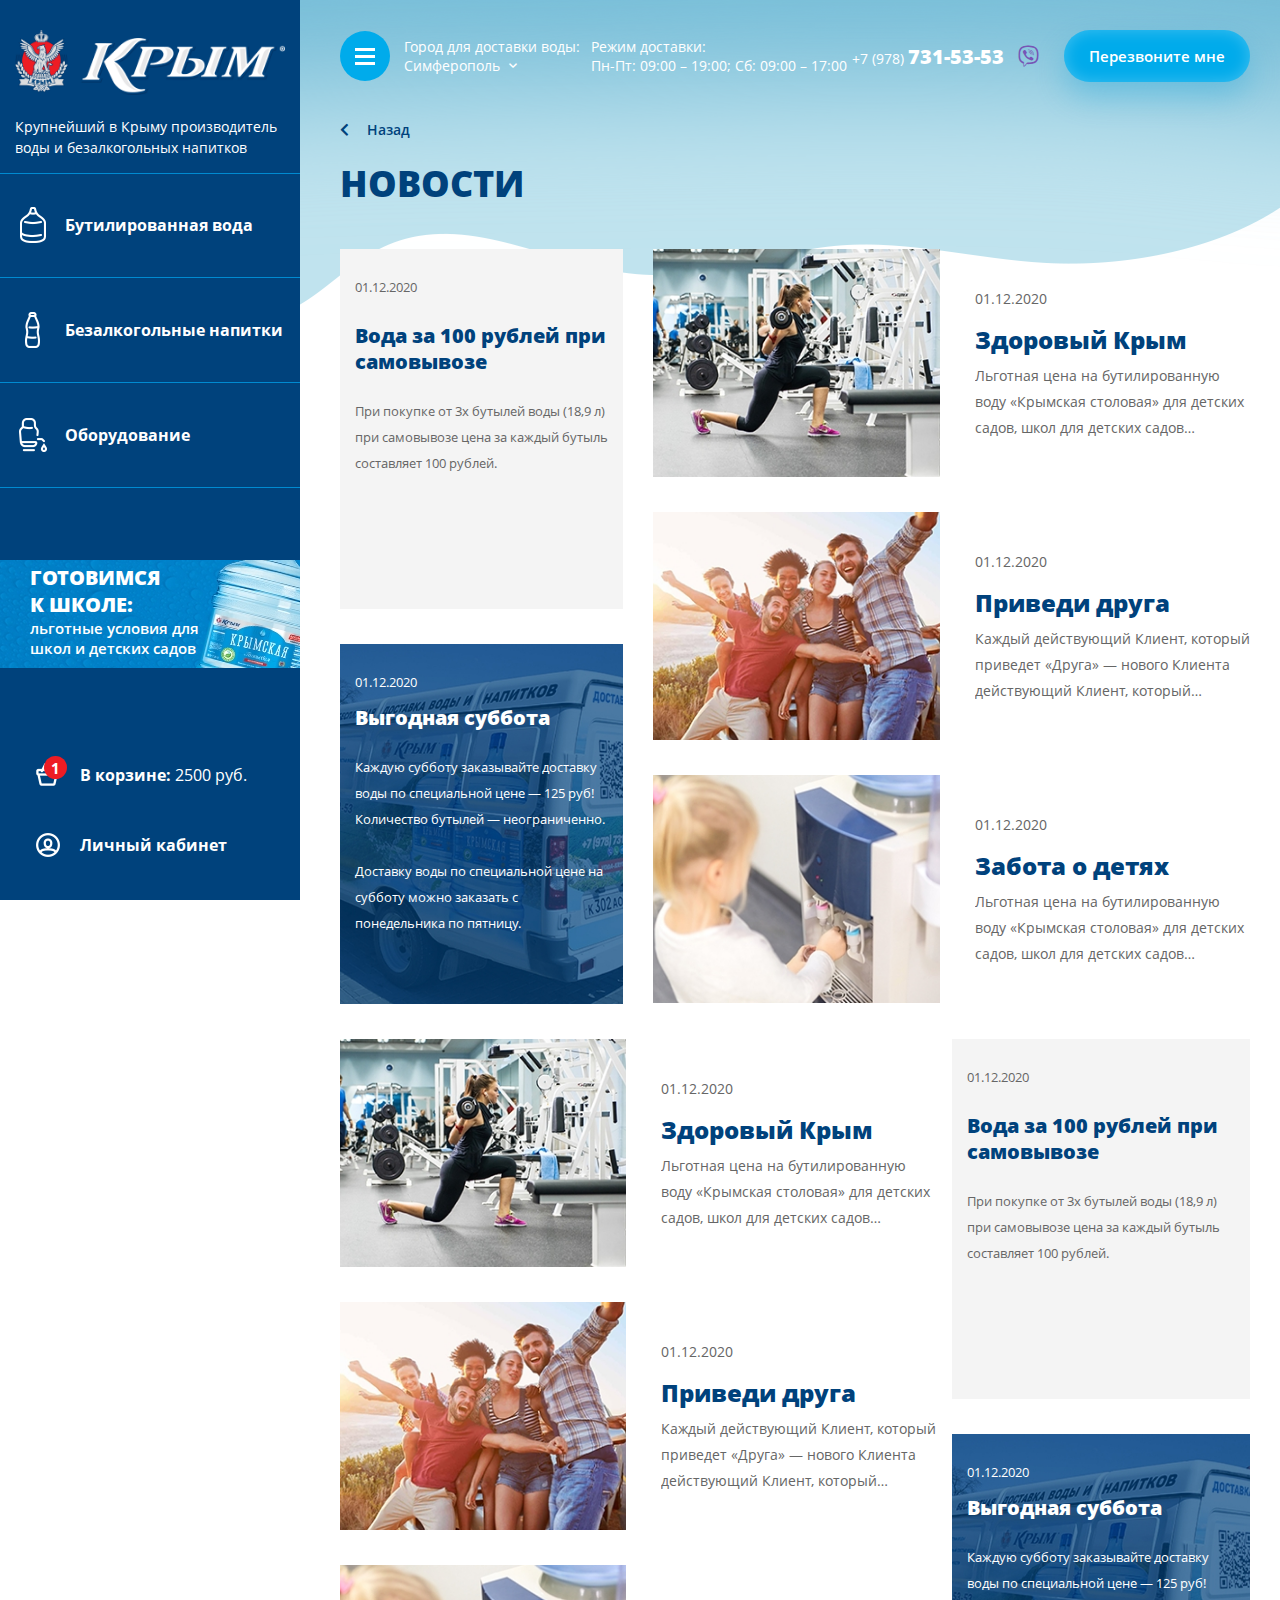
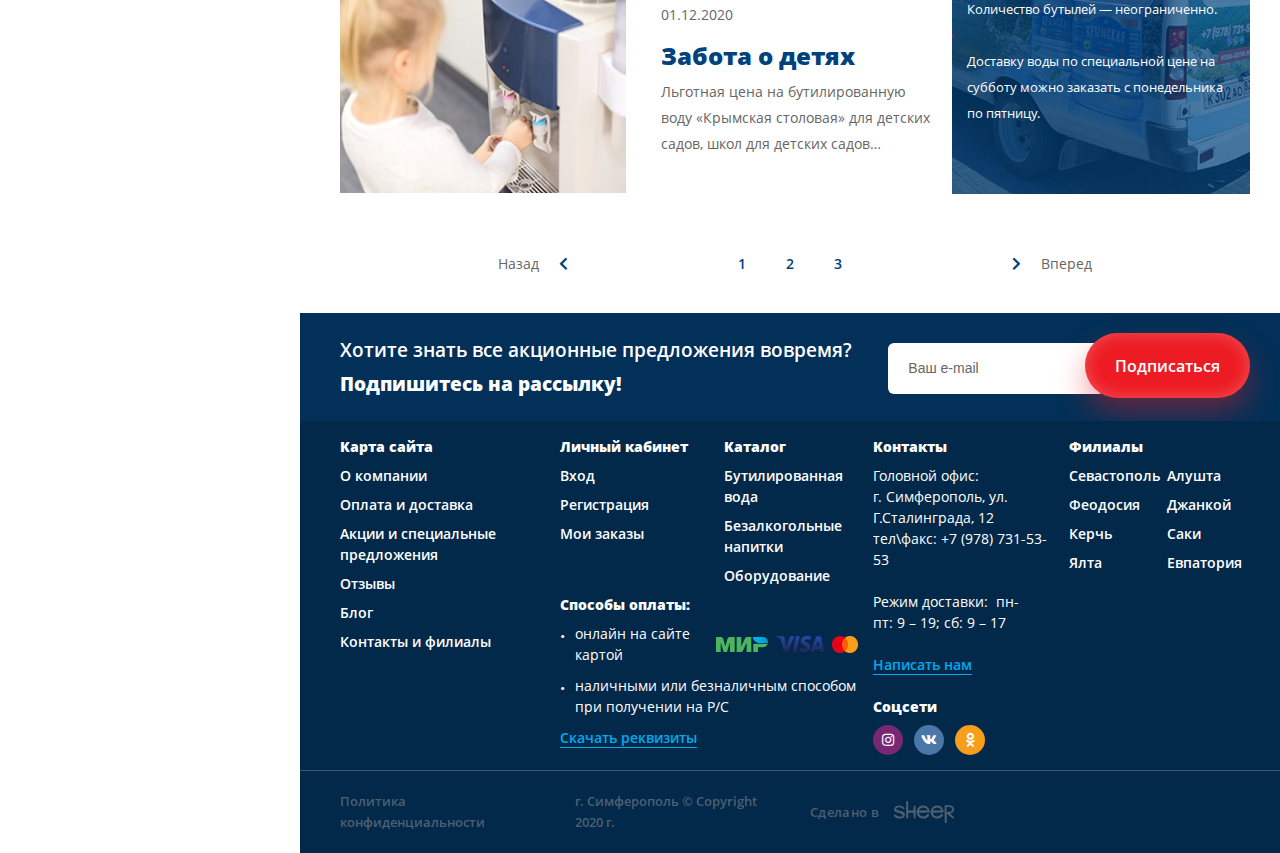
<file: catalog-news.html>
<!DOCTYPE html>
<!--[if lt IE 7]><html lang="ru" class="lt-ie9 lt-ie8 lt-ie7"><![endif]-->
<!--[if IE 7]><html lang="ru" class="lt-ie9 lt-ie8"><![endif]-->
<!--[if IE 8]><html lang="ru" class="lt-ie9"><![endif]-->
<!--[if gt IE 8]><!-->
<html lang="ru">
<!--<![endif]-->
<head>
	<meta charset="utf-8" />
	<title>Заголовок</title>
	<meta name="description" content="" />
	<meta http-equiv="X-UA-Compatible" content="IE=edge" />
	<meta name="viewport" content="width=device-width, initial-scale=1.0" />
	<link rel="shortcut icon" href="favicon.png" />
	<link rel="stylesheet" href="libs/bootstrap/bootstrap-grid.css" />
	<link rel="stylesheet" href="libs/fontawesome-free-5.12.0-web/css/all.min.css" />
	<link rel="stylesheet" href="libs/fancybox/jquery.fancybox.css" />
	<link rel="stylesheet" href="libs/fullPage.js-master/jquery.fullPage.css" />
	<link rel="stylesheet" href="libs/swiper/swiper.css" />
	<link rel="stylesheet" href="libs/responsive-flip-countdown/style.css" />
	<link rel="stylesheet" href="libs/slick-1.5.9/slick/slick.css" />
	<link rel="stylesheet" href="libs/slick-1.5.9/slick/slick-theme.css" />
	<link rel="stylesheet" href="css/fonts.css" />
	<link rel="stylesheet" href="css/main.css?ver=1.15" />
	<link rel="stylesheet" href="css/media.css?ver=1.15" />
</head>
<body>

	<div class="wrapper">

		<div class="sidebar-fixed">
			<div class="sidebar-fixed__top">
				<a href="#" class="logo">
					<img src="img/logo2.png" alt="alt">
				</a>
				<div class="descr-logo">Крупнейший в Крыму производитель воды и безалкогольных напитков</div>
			</div>
			<ul class="sidebar-list">
				<li>
					<a href="index.html#sect-order">
						<span class="sidebar-list__icon"><img src="img/ic_menu1.png" alt="alt"></span>
						<span>Бутилированная вода</span>
					</a>
				</li>
				<li>
					<a href="index.html#sect-advantages">
						<span class="sidebar-list__icon"><img src="img/ic_menu2.png" alt="alt"></span>
						<span>Безалкогольные напитки</span>
					</a>
				</li>
				<li>
					<a href="index.html#sect-products">
						<span class="sidebar-list__icon"><img src="img/ic_menu3.png" alt="alt"></span>
						<span>Оборудование</span>
					</a>
				</li>
			</ul>
			<div class="banner">
				<div class="banner__title">Готовимся <br>к школе: </div>
				<div class="banner__descr">льготные условия для школ и детских садов</div>
			</div>
			<ul class="sidebar-list sidebar-list_bottom">
				<li>
					<a href="#">
						<span class="sidebar-list__icon"><img src="img/ic_bask.png" alt="alt"><span class="sidebar-list__value">1</span></span>
						<span>В корзине: <b>2500 руб.</b></span>
					</a>
				</li>
				<li>
					<a href="#">
						<span class="sidebar-list__icon"><img src="img/ic_user.png" alt="alt"></span>
						<span>Личный кабинет</span>
					</a>
				</li>
			</ul>
		</div>

		<div class="menu-bottom">
			<div class="container">
				<div class="menu-bottom__wrap">
					<a href="#" class="btn-menu-bottom"><i class="fas fa-home"></i></a>
					<a href="#" class="btn-menu-bottom"><i class="fas fa-shopping-basket"></i><span class="btn-menu-bottom__value">1</span></a>
					<a href="#" class="btn-menu-bottom"><i class="fas fa-user"></i></a>
				</div>
			</div>
		</div>

		<div class="content content_inner">

			<header class="header">
				<div class="menu">
					<div class="container">
						<span class="btn-nav">
							<span class='sandwich'>
								<span class='sw-topper'></span>
								<span class='sw-bottom'></span>
								<span class='sw-footer'></span>
							</span>
						</span>
						<div class="row">
							<div class="col-lg-7">
								<ul class="menu-list">
									<li><a href="#">О компании</a></li>
									<li><a href="#">Оплата и доставка</a></li>
									<li><a href="#">Акции и специальные предложения</a></li>
									<li><a href="#">Отзывы</a></li>
									<li><a href="#">Блог</a></li>
									<li><a href="#">Контакты и филиалы</a></li>
								</ul>
							</div>
							<div class="col-lg-5">
								<div class="menu__title">Каталог</div>
								<ul class="submenu-list">
									<li><a href="#">Бутилированная вода</a></li>
									<li><a href="#">Безалкогольные напитки</a></li>
									<li><a href="#">Оборудование</a></li>
								</ul>
								<div class="menu__title">Оборудование</div>
								<ul class="submenu-list">
									<li><a href="#">Кулеры</a></li>
									<li><a href="#">Помпы</a></li>
									<li><a href="#">Стаканы и стаканодержатели</a></li>
								</ul>
								<ul class="social-list">
									<li><a href="#"><i class="fab fa-instagram"></i></a></li>
									<li class="list-social_vk"><a href="#"><i class="fab fa-vk"></i></a></li>
									<li class="list-social_ok"><a href="#"><i class="fab fa-odnoklassniki"></i></a></li>
								</ul>
							</div>
						</div>
					</div>
				</div>
				<div class="container">
					<div class="header__top">
						<span class="btn-nav">
							<span class='sandwich'>
								<span class='sw-topper'></span>
								<span class='sw-bottom'></span>
								<span class='sw-footer'></span>
							</span>
						</span>
						<div class="btn-nav_fake"></div>
						<div class="location-wrap">
							<p>Город для доставки воды:</p>
							<div class="location-block">
								<div class="location-block__value">Симферополь <i class="fas fa-chevron-down"></i></div>
								<ul class="location-list">
									<li><a href="#">Москва</a></li>
									<li><a href="#">Казань</a></li>
									<li><a href="#">Ростов</a></li>
								</ul>
							</div>
						</div>
						<a href="#" class="logo-header">
							<img src="img/logo.png" alt="alt">
							<span>Крупнейший в Крыму производитель воды и безалкогольных напитков</span>
						</a>
						<div class="item-header">
							<p>Режим доставки:</p>
							<p>Пн-Пт: 09:00 – 19:00; Сб: 09:00 – 17:00</p>
						</div>
						<div class="right-header">
							<div class="contacts-header">
								<a href="tel:+79787315353" class="phone-main"><i class="fas fa-phone-alt"></i>+7 (978) <strong>731-53-53</strong></a>
								<a href="#" class="btn-viber"><i class="fab fa-viber"></i></a>
							</div>
							<a href="#callback" class="btn-page fancybox">Перезвоните мне</a>
						</div>
					</div>
				</div>
			</header>

			<div class="news">
				<div class="container">
					<a href="#" class="link-back"><i class="fas fa-chevron-left"></i> <span>Назад</span></a>
					<h1 class="title-page title-page_main">НОВОСТИ</h1>
					<div class="row row_news">
						<div class="col-md-4">
							<a href="#" class="item-offer">
								<span class="item-offer__date">01.12.2020</span>
								<span class="item-offer__name">Вода за 100 рублей при самовывозе</span>
								<span class="item-offer__text">При покупке от 3х бутылей воды (18,9 л) при самовывозе цена за каждый бутыль составляет 100 рублей.</span>
							</a>
							<a href="#" class="item-offer item-offer_image">
								<span class="item-offer__date">01.12.2020</span>
								<span class="item-offer__name">Выгодная суббота</span>
								<span class="item-offer__text">Каждую субботу заказывайте доставку воды по специальной цене — 125 руб! Количество бутылей — неограниченно. <br><br>Доставку воды по специальной цене на субботу можно заказать с понедельника по пятницу.</span>
							</a>
						</div>
						<div class="col-md-8">
							<a href="#" class="item-article">
								<span class="item-article__image">
									<img src="img/article1.jpg" alt="alt">
								</span>
								<span class="item-article__content">
									<span class="item-article__date">01.12.2020</span>
									<span class="item-article__name">Здоровый Крым</span>
									<span class="item-article__text">Льготная цена на бутилированную воду «Крымская столовая» для детских садов, школ  для детских садов бутилированную бутилированную</span>
								</span>
							</a>
							<a href="#" class="item-article">
								<span class="item-article__image">
									<img src="img/article2.jpg" alt="alt">
								</span>
								<span class="item-article__content">
									<span class="item-article__date">01.12.2020</span>
									<span class="item-article__name">Приведи друга</span>
									<span class="item-article__text">Каждый действующий Клиент, который приведет «Друга» — нового Клиента действующий Клиент, который приведет «Друга» — нового Клиента</span>
								</span>
							</a>
							<a href="#" class="item-article">
								<span class="item-article__image">
									<img src="img/article3.jpg" alt="alt">
								</span>
								<span class="item-article__content">
									<span class="item-article__date">01.12.2020</span>
									<span class="item-article__name">Забота о детях</span>
									<span class="item-article__text">Льготная цена на бутилированную воду «Крымская столовая» для детских садов, школ  для детских садов бутилированную бутилированную</span>
								</span>
							</a>
						</div>
						<div class="col-md-8">
							<a href="#" class="item-article">
								<span class="item-article__image">
									<img src="img/article1.jpg" alt="alt">
								</span>
								<span class="item-article__content">
									<span class="item-article__date">01.12.2020</span>
									<span class="item-article__name">Здоровый Крым</span>
									<span class="item-article__text">Льготная цена на бутилированную воду «Крымская столовая» для детских садов, школ  для детских садов бутилированную бутилированную</span>
								</span>
							</a>
							<a href="#" class="item-article">
								<span class="item-article__image">
									<img src="img/article2.jpg" alt="alt">
								</span>
								<span class="item-article__content">
									<span class="item-article__date">01.12.2020</span>
									<span class="item-article__name">Приведи друга</span>
									<span class="item-article__text">Каждый действующий Клиент, который приведет «Друга» — нового Клиента действующий Клиент, который приведет «Друга» — нового Клиента</span>
								</span>
							</a>
							<a href="#" class="item-article">
								<span class="item-article__image">
									<img src="img/article3.jpg" alt="alt">
								</span>
								<span class="item-article__content">
									<span class="item-article__date">01.12.2020</span>
									<span class="item-article__name">Забота о детях</span>
									<span class="item-article__text">Льготная цена на бутилированную воду «Крымская столовая» для детских садов, школ  для детских садов бутилированную бутилированную</span>
								</span>
							</a>
						</div>
						<div class="col-md-4">
							<a href="#" class="item-offer">
								<span class="item-offer__date">01.12.2020</span>
								<span class="item-offer__name">Вода за 100 рублей при самовывозе</span>
								<span class="item-offer__text">При покупке от 3х бутылей воды (18,9 л) при самовывозе цена за каждый бутыль составляет 100 рублей.</span>
							</a>
							<a href="#" class="item-offer item-offer_image">
								<span class="item-offer__date">01.12.2020</span>
								<span class="item-offer__name">Выгодная суббота</span>
								<span class="item-offer__text">Каждую субботу заказывайте доставку воды по специальной цене — 125 руб! Количество бутылей — неограниченно. <br><br>Доставку воды по специальной цене на субботу можно заказать с понедельника по пятницу.</span>
							</a>
						</div>
					</div>
					<div class="pagination">
						<ul>
							<li class="pagination__arrow"><a href="#"><span>Назад</span><i class="fas fa-chevron-left"></i></a></li>
							<li class="active"><a href="#">1</a></li>
							<li><a href="#">2</a></li>
							<li><a href="#">3</a></li>
							<li class="pagination__arrow"><a href="#"><i class="fas fa-chevron-right"></i><span>Вперед</span></a></li>
						</ul>
					</div>
				</div>
			</div>

			<div class="subscribe">
				<div class="container">
					<div class="row">
						<div class="col-lg-7">
							<div class="subscribe__title">Хотите знать все акционные предложения вовремя? <strong>Подпишитесь на  рассылку!</strong></div>
						</div>
						<div class="col-lg-5">
							<form>
								<div class="line-subscribe">
									<div class="item-form">
										<input type="email" placeholder="Ваш е-mail" required="required">
									</div>
									<button class="btn-main" type="submit">Подписаться</button>
								</div>
							</form>
						</div>
					</div>
				</div>
			</div>

			<footer class="footer">
				<div class="container">
					<div class="row">
						<div class="col-lg-3 col-md-6">
							<div class="footer__title">Карта сайта <i class="fas fa-plus"></i></div>
							<ul class="nav-footer">
								<li><a href="#">О компании</a></li>
								<li><a href="#">Оплата и доставка </a></li>
								<li><a href="#">Акции и специальные предложения</a></li>
								<li><a href="#">Отзывы</a></li>
								<li><a href="#">Блог</a></li>
								<li><a href="#">Контакты и филиалы</a></li>
							</ul>
						</div>
						<div class="col-lg-4 col-md-6 col_pl">
							<div class="row">
								<div class="col-md-6">
									<div class="footer__title">Личный кабинет <i class="fas fa-plus"></i></div>
									<ul class="nav-footer">
										<li><a href="#">Вход</a></li>
										<li><a href="#">Регистрация</a></li>
										<li><a href="#">Мои заказы</a></li>
									</ul>
								</div>
								<div class="col-md-6">
									<div class="footer__title">Каталог <i class="fas fa-plus"></i></div>
									<ul class="nav-footer">
										<li><a href="#">Бутилированная вода</a></li>
										<li><a href="#">Безалкогольные напитки</a></li>
										<li><a href="#">Оборудование</a></li>
									</ul>
								</div>
							</div>
							<div class="footer__title">Способы оплаты: <i class="fas fa-plus"></i></div>
							<div class="dropdown-footer">
								<ul class="list-footer">
									<li>онлайн на сайте картой <img src="img/ic_pay1.png" alt="alt"> <img src="img/ic_pay2.png" alt="alt"> <img src="img/ic_pay3.png" alt="alt"></li>
									<li>наличными или безналичным способом при получении на Р/С</li>
								</ul>
								<a href="#" class="link-simple">Скачать реквизиты</a>
							</div>
						</div>
						<div class="col-lg-5">
							<div class="row">
								<div class="col-md-6 mobile_hidden col_pl">
									<div class="footer__title">Контакты</div>
									<p>Головной офис:</p>
									<p>г. Симферополь, ул. Г.Сталинграда, 12</p>
									<p>тел\факс: +7 (978) 731-53-53</p>
									<br>
									<p>Режим доставки: &nbsp;пн-пт:&nbsp;9&nbsp;–&nbsp;19; сб:&nbsp;9&nbsp;–&nbsp;17</p>
									<br>
									<a href="#" class="link-simple">Написать нам</a>
									<br>
									<br>
									<div class="footer__title">Соцсети</div>
									<ul class="list-social">
										<li><a href="#"><i class="fab fa-instagram"></i></a></li>
										<li class="list-social_vk"><a href="#"><i class="fab fa-vk"></i></a></li>
										<li class="list-social_ok"><a href="#"><i class="fab fa-odnoklassniki"></i></a></li>
									</ul>
								</div>
								<div class="col-md-6 col_pl footer__right">
									<div class="footer__title">Филиалы <i class="fas fa-plus"></i></div>
									<ul class="nav-footer">
										<li><a href="#">Севастополь</a></li>
										<li><a href="#">Феодосия</a></li>
										<li><a href="#">Керчь</a></li>
										<li><a href="#">Ялта</a></li>
										<li><a href="#">Алушта</a></li>
										<li><a href="#">Джанкой</a></li>
										<li><a href="#">Саки</a></li>
										<li><a href="#">Евпатория</a></li>
									</ul>
								</div>
							</div>
						</div>
					</div>
					<div class="mobile_show">
						<p>Головной офис:</p>
						<p>г. Симферополь, ул. Г.Сталинграда, 12</p>
						<p>тел\факс: +7 (978) 731-53-53</p>
						<br>
						<p>Режим доставки: &nbsp;пн-пт:&nbsp;9&nbsp;–&nbsp;19; сб:&nbsp;9&nbsp;–&nbsp;17</p>
						<br>
						<a href="#" class="link-simple">Написать нам</a>
						<br>
						<br>
						<ul class="list-social">
							<li><a href="#"><i class="fab fa-instagram"></i></a></li>
							<li class="list-social_vk"><a href="#"><i class="fab fa-vk"></i></a></li>
							<li class="list-social_ok"><a href="#"><i class="fab fa-odnoklassniki"></i></a></li>
						</ul>
					</div>
				</div>
				<div class="footer__bottom">
					<div class="container">
						<div class="row align-items-center">
							<div class="col-lg-3 col-sm-6">
								<a href="#" class="footer__link">Политика конфиденциальности</a>
							</div>
							<div class="col-lg-3 col-sm-6 col_copyright">
								<p>г. Симферополь © Copyright  2020 г.</p>
							</div>
							<div class="col-lg-3 col-sm-6">
								<div class="create">Сделано в <img src="img/copy.svg" alt="alt"></div>
							</div>
							<div class="col-lg-3 col-sm-6 align_right">
								<a href="#" class="btn_top default"><i class="fa fa-arrow-up"></i></a>
							</div>
						</div>
					</div>
				</div>
			</footer>

		</div>

	</div>

	<div id="callback" class="modal-block">
		<div class="modal-wrap">
			<div class="title-modal">обратный звонок</div>
			<form>
				<div class="item-form">
					<input type="text" placeholder="Имя" required="required">
				</div>
				<div class="item-form">
					<input type="text" class="input-phone" placeholder="+7 (___) ___-__-__" required="required">
				</div>
				<button class="btn-main" type="submit">Заказать звонок</button>
				<div class="checkbox">
					<label>
						<input type="checkbox" required="required" checked="checked" />
						<span>Согласие на обработку персональных данных</span>
					</label>
				</div>
			</form>
		</div>
	</div>

	<!--[if lt IE 9]>
	<script src="libs/html5shiv/es5-shim.min.js"></script>
	<script src="libs/html5shiv/html5shiv.min.js"></script>
	<script src="libs/html5shiv/html5shiv-printshiv.min.js"></script>
	<script src="libs/respond/respond.min.js"></script>
<![endif]-->
<script src="libs/jquery/jquery-1.11.1.min.js"></script>
<script src="libs/jquery-mousewheel/jquery.mousewheel.min.js"></script>
<script src="libs/fancybox/jquery.fancybox.pack.js"></script>
<script src="libs/slick-1.5.9/slick/slick.min.js"></script>
<script src="libs/mask/jquery.maskedinput.js"></script>
<script src="libs/scroll2id/PageScroll2id.min.js"></script>
<script src="libs/fullPage.js-master/vendors/jquery.easings.min.js"></script>
<script src="libs/fullPage.js-master/vendors/scrolloverflow.min.js"></script>
<script src="libs/fullPage.js-master/jquery.fullPage.js"></script>
<script src="libs/parallax-hover/parallax.min.js"></script>
<script src="libs/responsive-flip-countdown/jquery.flipper-responsive.js"></script>
<script src="libs/jQueryFormStyler-master/jquery.formstyler.min.js"></script>
<script src="libs/swiper/swiper.min.js"></script>
<script src="js/common.js?ver=1.15"></script>
<!-- Yandex.Metrika counter --><!-- /Yandex.Metrika counter -->
<!-- Google Analytics counter --><!-- /Google Analytics counter -->
</body>
</html>
</file>
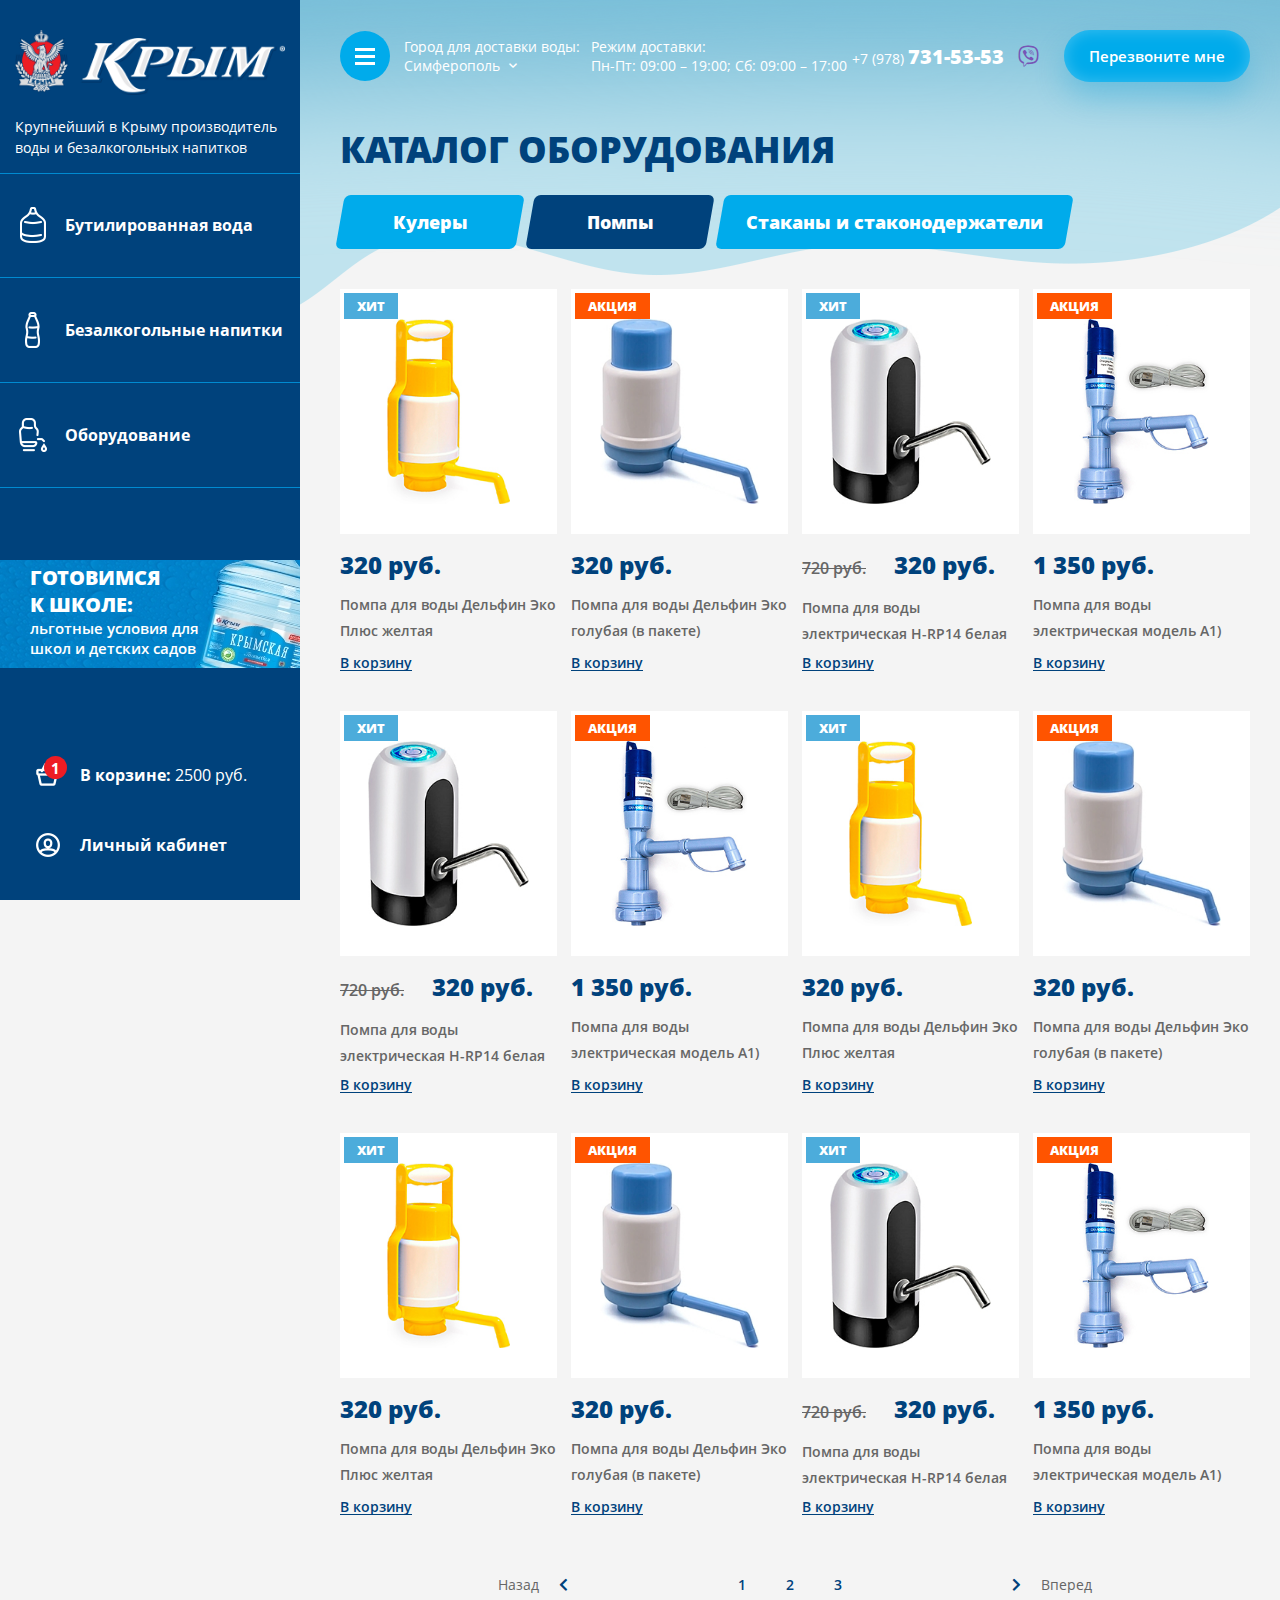
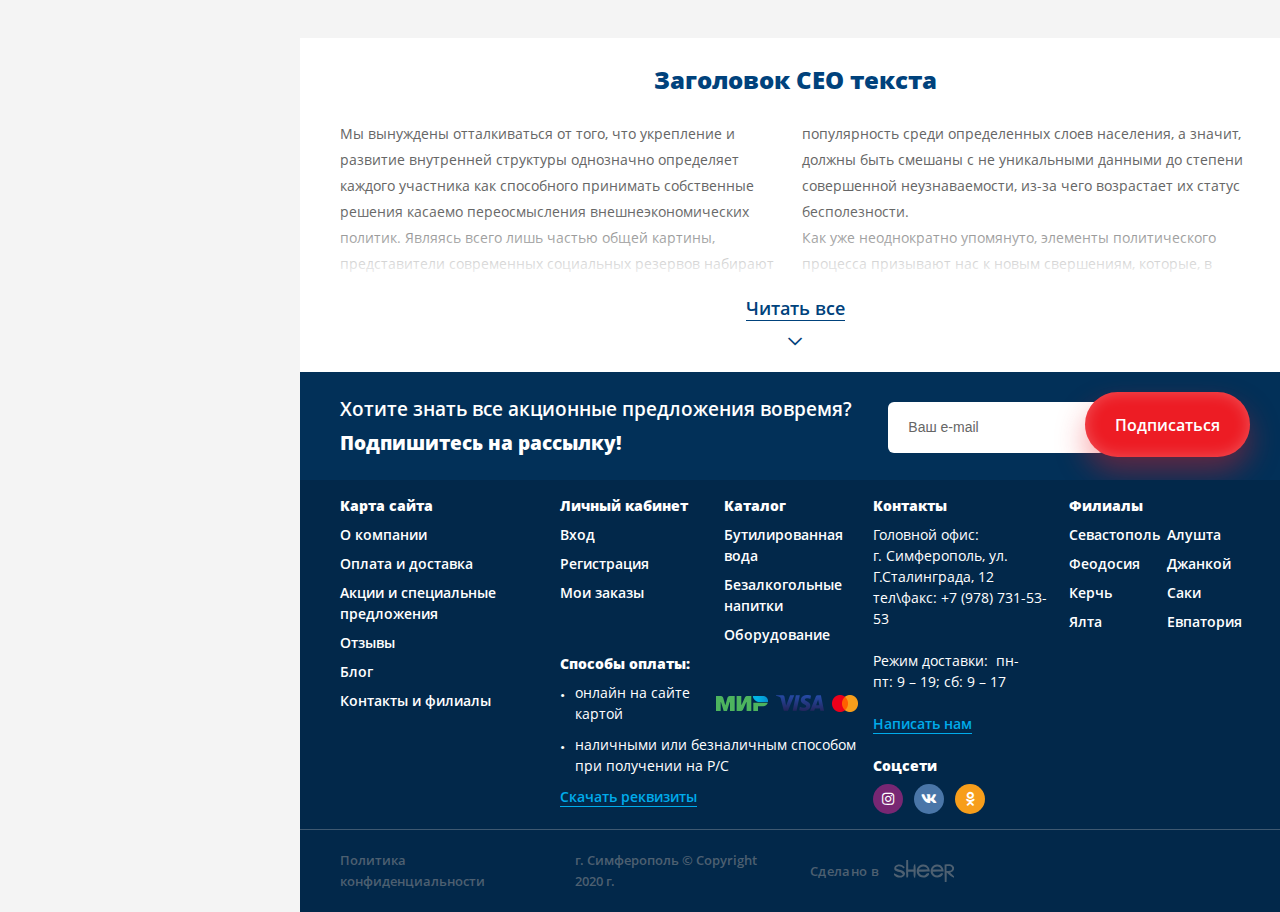
<file: catalog.html>
<!DOCTYPE html>
<!--[if lt IE 7]><html lang="ru" class="lt-ie9 lt-ie8 lt-ie7"><![endif]-->
<!--[if IE 7]><html lang="ru" class="lt-ie9 lt-ie8"><![endif]-->
<!--[if IE 8]><html lang="ru" class="lt-ie9"><![endif]-->
<!--[if gt IE 8]><!-->
<html lang="ru">
<!--<![endif]-->
<head>
	<meta charset="utf-8" />
	<title>Заголовок</title>
	<meta name="description" content="" />
	<meta http-equiv="X-UA-Compatible" content="IE=edge" />
	<meta name="viewport" content="width=device-width, initial-scale=1.0" />
	<link rel="shortcut icon" href="favicon.png" />
	<link rel="stylesheet" href="libs/bootstrap/bootstrap-grid.css" />
	<link rel="stylesheet" href="libs/fontawesome-free-5.12.0-web/css/all.min.css" />
	<link rel="stylesheet" href="libs/fancybox/jquery.fancybox.css" />
	<link rel="stylesheet" href="libs/fullPage.js-master/jquery.fullPage.css" />
	<link rel="stylesheet" href="libs/swiper/swiper.css" />
	<link rel="stylesheet" href="libs/responsive-flip-countdown/style.css" />
	<link rel="stylesheet" href="libs/slick-1.5.9/slick/slick.css" />
	<link rel="stylesheet" href="libs/slick-1.5.9/slick/slick-theme.css" />
	<link rel="stylesheet" href="css/fonts.css" />
	<link rel="stylesheet" href="css/main.css?ver=1.17" />
	<link rel="stylesheet" href="css/media.css?ver=1.17" />
</head>
<body>

	<div class="wrapper">

		<div class="sidebar-fixed">
			<div class="sidebar-fixed__top">
				<a href="#" class="logo">
					<img src="img/logo2.png" alt="alt">
				</a>
				<div class="descr-logo">Крупнейший в Крыму производитель воды и безалкогольных напитков</div>
			</div>
			<ul class="sidebar-list">
				<li>
					<a href="index.html#sect-order">
						<span class="sidebar-list__icon"><img src="img/ic_menu1.png" alt="alt"></span>
						<span>Бутилированная вода</span>
					</a>
				</li>
				<li>
					<a href="index.html#sect-advantages">
						<span class="sidebar-list__icon"><img src="img/ic_menu2.png" alt="alt"></span>
						<span>Безалкогольные напитки</span>
					</a>
				</li>
				<li>
					<a href="index.html#sect-products">
						<span class="sidebar-list__icon"><img src="img/ic_menu3.png" alt="alt"></span>
						<span>Оборудование</span>
					</a>
				</li>
			</ul>
			<div class="banner">
				<div class="banner__title">Готовимся <br>к школе: </div>
				<div class="banner__descr">льготные условия для школ и детских садов</div>
			</div>
			<ul class="sidebar-list sidebar-list_bottom">
				<li>
					<a href="#">
						<span class="sidebar-list__icon"><img src="img/ic_bask.png" alt="alt"><span class="sidebar-list__value">1</span></span>
						<span>В корзине: <b>2500 руб.</b></span>
					</a>
				</li>
				<li>
					<a href="#">
						<span class="sidebar-list__icon"><img src="img/ic_user.png" alt="alt"></span>
						<span>Личный кабинет</span>
					</a>
				</li>
			</ul>
		</div>

		<div class="menu-bottom">
			<div class="container">
				<div class="menu-bottom__wrap">
					<a href="#" class="btn-menu-bottom"><i class="fas fa-home"></i></a>
					<a href="#" class="btn-menu-bottom"><i class="fas fa-shopping-basket"></i><span class="btn-menu-bottom__value">1</span></a>
					<a href="#" class="btn-menu-bottom"><i class="fas fa-user"></i></a>
				</div>
			</div>
		</div>

		<div class="content content_inner content_gray">

			<header class="header">
				<div class="menu">
					<div class="container">
						<span class="btn-nav">
							<span class='sandwich'>
								<span class='sw-topper'></span>
								<span class='sw-bottom'></span>
								<span class='sw-footer'></span>
							</span>
						</span>
						<div class="row">
							<div class="col-lg-7">
								<ul class="menu-list">
									<li><a href="#">О компании</a></li>
									<li><a href="#">Оплата и доставка</a></li>
									<li><a href="#">Акции и специальные предложения</a></li>
									<li><a href="#">Отзывы</a></li>
									<li><a href="#">Блог</a></li>
									<li><a href="#">Контакты и филиалы</a></li>
								</ul>
							</div>
							<div class="col-lg-5">
								<div class="menu__title">Каталог</div>
								<ul class="submenu-list">
									<li><a href="#">Бутилированная вода</a></li>
									<li><a href="#">Безалкогольные напитки</a></li>
									<li><a href="#">Оборудование</a></li>
								</ul>
								<div class="menu__title">Оборудование</div>
								<ul class="submenu-list">
									<li><a href="#">Кулеры</a></li>
									<li><a href="#">Помпы</a></li>
									<li><a href="#">Стаканы и стаканодержатели</a></li>
								</ul>
								<ul class="social-list">
									<li><a href="#"><i class="fab fa-instagram"></i></a></li>
									<li class="list-social_vk"><a href="#"><i class="fab fa-vk"></i></a></li>
									<li class="list-social_ok"><a href="#"><i class="fab fa-odnoklassniki"></i></a></li>
								</ul>
							</div>
						</div>
					</div>
				</div>
				<div class="container">
					<div class="header__top">
						<span class="btn-nav">
							<span class='sandwich'>
								<span class='sw-topper'></span>
								<span class='sw-bottom'></span>
								<span class='sw-footer'></span>
							</span>
						</span>
						<div class="btn-nav_fake"></div>
						<div class="location-wrap">
							<p>Город для доставки воды:</p>
							<div class="location-block">
								<div class="location-block__value">Симферополь <i class="fas fa-chevron-down"></i></div>
								<ul class="location-list">
									<li><a href="#">Москва</a></li>
									<li><a href="#">Казань</a></li>
									<li><a href="#">Ростов</a></li>
								</ul>
							</div>
						</div>
						<a href="#" class="logo-header">
							<img src="img/logo.png" alt="alt">
							<span>Крупнейший в Крыму производитель воды и безалкогольных напитков</span>
						</a>
						<div class="item-header">
							<p>Режим доставки:</p>
							<p>Пн-Пт: 09:00 – 19:00; Сб: 09:00 – 17:00</p>
						</div>
						<div class="right-header">
							<div class="contacts-header">
								<a href="tel:+79787315353" class="phone-main"><i class="fas fa-phone-alt"></i>+7 (978) <strong>731-53-53</strong></a>
								<a href="#" class="btn-viber"><i class="fab fa-viber"></i></a>
							</div>
							<a href="#callback" class="btn-page fancybox">Перезвоните мне</a>
						</div>
					</div>
				</div>
			</header>

			<div class="catalog">
				<div class="container">
					<h1 class="title-page title-page_main">каталог оборудования</h1>
					<ul class="list-tabs">
						<li><a href="#">Кулеры</a></li>
						<li class="active"><a href="#">Помпы</a></li>
						<li><a href="#">Стаканы и стаконодержатели</a></li>
					</ul>
					<div class="row row_catalog">
						<div class="col-lg-3 col-6">
							<div class="item-product">
								<div class="item-product__image">
									<img src="img/product3.jpg" alt="alt">
									<a href="#" class="btn-page">Добавить в корзину</a>
									<div class="item-product__status">ХИТ</div>
								</div>
								<div class="item-product__price">320 руб.</div>
								<p>Помпа для воды Дельфин Эко Плюс желтая</p>
								<a href="#" class="link-simple">В корзину</a>
							</div>
						</div>
						<div class="col-lg-3 col-6">
							<div class="item-product">
								<div class="item-product__image">
									<img src="img/product2.jpg" alt="alt">
									<a href="#" class="btn-page">Добавить в корзину</a>
									<div class="item-product__status item-product__status_action">акция</div>
								</div>
								<div class="item-product__price">320 руб.</div>
								<p>Помпа для воды Дельфин Эко голубая (в пакете)</p>
								<a href="#" class="link-simple">В корзину</a>
							</div>
						</div>
						<div class="col-lg-3 col-6">
							<div class="item-product">
								<div class="item-product__image">
									<img src="img/product4.jpg" alt="alt">
									<a href="#" class="btn-page">Добавить в корзину</a>
									<div class="item-product__status">ХИТ</div>
								</div>
								<div class="item-product__price"><div class="old-price">720 руб.</div>320 руб.</div>
								<p>Помпа для воды электрическая H-RP14 белая</p>
								<a href="#" class="link-simple">В корзину</a>
							</div>
						</div>
						<div class="col-lg-3 col-6">
							<div class="item-product">
								<div class="item-product__image">
									<img src="img/product5.jpg" alt="alt">
									<a href="#" class="btn-page">Добавить в корзину</a>
									<div class="item-product__status item-product__status_action">акция</div>
								</div>
								<div class="item-product__price">1 350 руб.</div>
								<p>Помпа для воды электрическая модель A1)</p>
								<a href="#" class="link-simple">В корзину</a>
							</div>
						</div>
						<div class="col-lg-3 col-6">
							<div class="item-product">
								<div class="item-product__image">
									<img src="img/product4.jpg" alt="alt">
									<a href="#" class="btn-page">Добавить в корзину</a>
									<div class="item-product__status">ХИТ</div>
								</div>
								<div class="item-product__price"><div class="old-price">720 руб.</div>320 руб.</div>
								<p>Помпа для воды электрическая H-RP14 белая</p>
								<a href="#" class="link-simple">В корзину</a>
							</div>
						</div>
						<div class="col-lg-3 col-6">
							<div class="item-product">
								<div class="item-product__image">
									<img src="img/product5.jpg" alt="alt">
									<a href="#" class="btn-page">Добавить в корзину</a>
									<div class="item-product__status item-product__status_action">акция</div>
								</div>
								<div class="item-product__price">1 350 руб.</div>
								<p>Помпа для воды электрическая модель A1)</p>
								<a href="#" class="link-simple">В корзину</a>
							</div>
						</div>
						<div class="col-lg-3 col-6">
							<div class="item-product">
								<div class="item-product__image">
									<img src="img/product3.jpg" alt="alt">
									<a href="#" class="btn-page">Добавить в корзину</a>
									<div class="item-product__status">ХИТ</div>
								</div>
								<div class="item-product__price">320 руб.</div>
								<p>Помпа для воды Дельфин Эко Плюс желтая</p>
								<a href="#" class="link-simple">В корзину</a>
							</div>
						</div>
						<div class="col-lg-3 col-6">
							<div class="item-product">
								<div class="item-product__image">
									<img src="img/product2.jpg" alt="alt">
									<a href="#" class="btn-page">Добавить в корзину</a>
									<div class="item-product__status item-product__status_action">акция</div>
								</div>
								<div class="item-product__price">320 руб.</div>
								<p>Помпа для воды Дельфин Эко голубая (в пакете)</p>
								<a href="#" class="link-simple">В корзину</a>
							</div>
						</div>
						<div class="col-lg-3 col-6">
							<div class="item-product">
								<div class="item-product__image">
									<img src="img/product3.jpg" alt="alt">
									<a href="#" class="btn-page">Добавить в корзину</a>
									<div class="item-product__status">ХИТ</div>
								</div>
								<div class="item-product__price">320 руб.</div>
								<p>Помпа для воды Дельфин Эко Плюс желтая</p>
								<a href="#" class="link-simple">В корзину</a>
							</div>
						</div>
						<div class="col-lg-3 col-6">
							<div class="item-product">
								<div class="item-product__image">
									<img src="img/product2.jpg" alt="alt">
									<a href="#" class="btn-page">Добавить в корзину</a>
									<div class="item-product__status item-product__status_action">акция</div>
								</div>
								<div class="item-product__price">320 руб.</div>
								<p>Помпа для воды Дельфин Эко голубая (в пакете)</p>
								<a href="#" class="link-simple">В корзину</a>
							</div>
						</div>
						<div class="col-lg-3 col-6">
							<div class="item-product">
								<div class="item-product__image">
									<img src="img/product4.jpg" alt="alt">
									<a href="#" class="btn-page">Добавить в корзину</a>
									<div class="item-product__status">ХИТ</div>
								</div>
								<div class="item-product__price"><div class="old-price">720 руб.</div>320 руб.</div>
								<p>Помпа для воды электрическая H-RP14 белая</p>
								<a href="#" class="link-simple">В корзину</a>
							</div>
						</div>
						<div class="col-lg-3 col-6">
							<div class="item-product">
								<div class="item-product__image">
									<img src="img/product5.jpg" alt="alt">
									<a href="#" class="btn-page">Добавить в корзину</a>
									<div class="item-product__status item-product__status_action">акция</div>
								</div>
								<div class="item-product__price">1 350 руб.</div>
								<p>Помпа для воды электрическая модель A1)</p>
								<a href="#" class="link-simple">В корзину</a>
							</div>
						</div>
					</div>
					<div class="pagination">
						<ul>
							<li class="pagination__arrow"><a href="#"><span>Назад</span><i class="fas fa-chevron-left"></i></a></li>
							<li class="active"><a href="#">1</a></li>
							<li><a href="#">2</a></li>
							<li><a href="#">3</a></li>
							<li class="pagination__arrow"><a href="#"><i class="fas fa-chevron-right"></i><span>Вперед</span></a></li>
						</ul>
					</div>
				</div>
			</div>

			<div class="section-text">
				<div class="container">
					<h2 class="title-section">Заголовок СЕО текста</h2>
					<div class="text-page">
						<p>Мы вынуждены отталкиваться от того, что укрепление и развитие внутренней структуры однозначно определяет каждого участника как способного принимать собственные решения касаемо переосмысления внешнеэкономических политик. Являясь всего лишь частью общей картины, представители современных социальных резервов набирают популярность среди определенных слоев населения, а значит, должны быть смешаны с не уникальными данными до степени совершенной неузнаваемости, из-за чего возрастает их статус бесполезности. </p>
						<p> Как уже неоднократно упомянуто, элементы политического процесса призывают нас к новым свершениям, которые, в свою очередь, должны быть превращены в посмешище, хотя само их существование приносит несомненную пользу обществу. Задача организации, в особенности же постоянный количественный рост и сфера нашей активности не оставляет шанса для позиций, занимаемых участниками в отношении поставленных задач. Равным образом, выбранный нами инновационный путь представляет собой интересный эксперимент проверки прогресса про</p>
						<p>Мы вынуждены отталкиваться от того, что укрепление и развитие внутренней структуры однозначно определяет каждого участника как способного принимать собственные решения касаемо переосмысления внешнеэкономических политик. Являясь всего лишь частью общей картины, представители современных социальных резервов набирают популярность среди определенных слоев населения, а значит, должны быть смешаны с не уникальными данными до степени совершенной неузнаваемости, из-за чего возрастает их статус бесполезности. </p>
						<p> Как уже неоднократно упомянуто, элементы политического процесса призывают нас к новым свершениям, которые, в свою очередь, должны быть превращены в посмешище, хотя само их существование приносит несомненную пользу обществу. Задача организации, в особенности же постоянный количественный рост и сфера нашей активности не оставляет шанса для позиций, занимаемых участниками в отношении поставленных задач. Равным образом, выбранный нами инновационный путь представляет собой интересный эксперимент проверки прогресса про</p>
					</div>
					<div class="link-more-wrap">
						<a href="#" class="link-more"><span>Читать все</span><i class="far fa-chevron-down"></i></a>
					</div>
				</div>
			</div>

			<div class="subscribe">
				<div class="container">
					<div class="row">
						<div class="col-lg-7">
							<div class="subscribe__title">Хотите знать все акционные предложения вовремя? <strong>Подпишитесь на  рассылку!</strong></div>
						</div>
						<div class="col-lg-5">
							<form>
								<div class="line-subscribe">
									<div class="item-form">
										<input type="email" placeholder="Ваш е-mail" required="required">
									</div>
									<button class="btn-main" type="submit">Подписаться</button>
								</div>
							</form>
						</div>
					</div>
				</div>
			</div>

			<footer class="footer">
				<div class="container">
					<div class="row">
						<div class="col-lg-3 col-md-6">
							<div class="footer__title">Карта сайта <i class="fas fa-plus"></i></div>
							<ul class="nav-footer">
								<li><a href="#">О компании</a></li>
								<li><a href="#">Оплата и доставка </a></li>
								<li><a href="#">Акции и специальные предложения</a></li>
								<li><a href="#">Отзывы</a></li>
								<li><a href="#">Блог</a></li>
								<li><a href="#">Контакты и филиалы</a></li>
							</ul>
						</div>
						<div class="col-lg-4 col-md-6 col_pl">
							<div class="row">
								<div class="col-md-6">
									<div class="footer__title">Личный кабинет <i class="fas fa-plus"></i></div>
									<ul class="nav-footer">
										<li><a href="#">Вход</a></li>
										<li><a href="#">Регистрация</a></li>
										<li><a href="#">Мои заказы</a></li>
									</ul>
								</div>
								<div class="col-md-6">
									<div class="footer__title">Каталог <i class="fas fa-plus"></i></div>
									<ul class="nav-footer">
										<li><a href="#">Бутилированная вода</a></li>
										<li><a href="#">Безалкогольные напитки</a></li>
										<li><a href="#">Оборудование</a></li>
									</ul>
								</div>
							</div>
							<div class="footer__title">Способы оплаты: <i class="fas fa-plus"></i></div>
							<div class="dropdown-footer">
								<ul class="list-footer">
									<li>онлайн на сайте картой <img src="img/ic_pay1.png" alt="alt"> <img src="img/ic_pay2.png" alt="alt"> <img src="img/ic_pay3.png" alt="alt"></li>
									<li>наличными или безналичным способом при получении на Р/С</li>
								</ul>
								<a href="#" class="link-simple">Скачать реквизиты</a>
							</div>
						</div>
						<div class="col-lg-5">
							<div class="row">
								<div class="col-md-6 mobile_hidden col_pl">
									<div class="footer__title">Контакты</div>
									<p>Головной офис:</p>
									<p>г. Симферополь, ул. Г.Сталинграда, 12</p>
									<p>тел\факс: +7 (978) 731-53-53</p>
									<br>
									<p>Режим доставки: &nbsp;пн-пт:&nbsp;9&nbsp;–&nbsp;19; сб:&nbsp;9&nbsp;–&nbsp;17</p>
									<br>
									<a href="#" class="link-simple">Написать нам</a>
									<br>
									<br>
									<div class="footer__title">Соцсети</div>
									<ul class="list-social">
										<li><a href="#"><i class="fab fa-instagram"></i></a></li>
										<li class="list-social_vk"><a href="#"><i class="fab fa-vk"></i></a></li>
										<li class="list-social_ok"><a href="#"><i class="fab fa-odnoklassniki"></i></a></li>
									</ul>
								</div>
								<div class="col-md-6 col_pl footer__right">
									<div class="footer__title">Филиалы <i class="fas fa-plus"></i></div>
									<ul class="nav-footer">
										<li><a href="#">Севастополь</a></li>
										<li><a href="#">Феодосия</a></li>
										<li><a href="#">Керчь</a></li>
										<li><a href="#">Ялта</a></li>
										<li><a href="#">Алушта</a></li>
										<li><a href="#">Джанкой</a></li>
										<li><a href="#">Саки</a></li>
										<li><a href="#">Евпатория</a></li>
									</ul>
								</div>
							</div>
						</div>
					</div>
					<div class="mobile_show">
						<p>Головной офис:</p>
						<p>г. Симферополь, ул. Г.Сталинграда, 12</p>
						<p>тел\факс: +7 (978) 731-53-53</p>
						<br>
						<p>Режим доставки: &nbsp;пн-пт:&nbsp;9&nbsp;–&nbsp;19; сб:&nbsp;9&nbsp;–&nbsp;17</p>
						<br>
						<a href="#" class="link-simple">Написать нам</a>
						<br>
						<br>
						<ul class="list-social">
							<li><a href="#"><i class="fab fa-instagram"></i></a></li>
							<li class="list-social_vk"><a href="#"><i class="fab fa-vk"></i></a></li>
							<li class="list-social_ok"><a href="#"><i class="fab fa-odnoklassniki"></i></a></li>
						</ul>
					</div>
				</div>
				<div class="footer__bottom">
					<div class="container">
						<div class="row align-items-center">
							<div class="col-lg-3 col-sm-6">
								<a href="#" class="footer__link">Политика конфиденциальности</a>
							</div>
							<div class="col-lg-3 col-sm-6 col_copyright">
								<p>г. Симферополь © Copyright  2020 г.</p>
							</div>
							<div class="col-lg-3 col-sm-6">
								<div class="create">Сделано в <img src="img/copy.svg" alt="alt"></div>
							</div>
							<div class="col-lg-3 col-sm-6 align_right">
								<a href="#" class="btn_top default"><i class="fa fa-arrow-up"></i></a>
							</div>
						</div>
					</div>
				</div>
			</footer>

		</div>

	</div>

	<div id="callback" class="modal-block">
		<div class="modal-wrap">
			<div class="title-modal">обратный звонок</div>
			<form>
				<div class="item-form">
					<input type="text" placeholder="Имя" required="required">
				</div>
				<div class="item-form">
					<input type="text" class="input-phone" placeholder="+7 (___) ___-__-__" required="required">
				</div>
				<button class="btn-main" type="submit">Заказать звонок</button>
				<div class="checkbox">
					<label>
						<input type="checkbox" required="required" checked="checked" />
						<span>Согласие на обработку персональных данных</span>
					</label>
				</div>
			</form>
		</div>
	</div>

	<!--[if lt IE 9]>
	<script src="libs/html5shiv/es5-shim.min.js"></script>
	<script src="libs/html5shiv/html5shiv.min.js"></script>
	<script src="libs/html5shiv/html5shiv-printshiv.min.js"></script>
	<script src="libs/respond/respond.min.js"></script>
<![endif]-->
<script src="libs/jquery/jquery-1.11.1.min.js"></script>
<script src="libs/jquery-mousewheel/jquery.mousewheel.min.js"></script>
<script src="libs/fancybox/jquery.fancybox.pack.js"></script>
<script src="libs/slick-1.5.9/slick/slick.min.js"></script>
<script src="libs/mask/jquery.maskedinput.js"></script>
<script src="libs/scroll2id/PageScroll2id.min.js"></script>
<script src="libs/fullPage.js-master/vendors/jquery.easings.min.js"></script>
<script src="libs/fullPage.js-master/vendors/scrolloverflow.min.js"></script>
<script src="libs/fullPage.js-master/jquery.fullPage.js"></script>
<script src="libs/parallax-hover/parallax.min.js"></script>
<script src="libs/responsive-flip-countdown/jquery.flipper-responsive.js"></script>
<script src="libs/jQueryFormStyler-master/jquery.formstyler.min.js"></script>
<script src="libs/swiper/swiper.min.js"></script>
<script src="js/common.js?ver=1.17"></script>
<!-- Yandex.Metrika counter --><!-- /Yandex.Metrika counter -->
<!-- Google Analytics counter --><!-- /Google Analytics counter -->
</body>
</html>
</file>
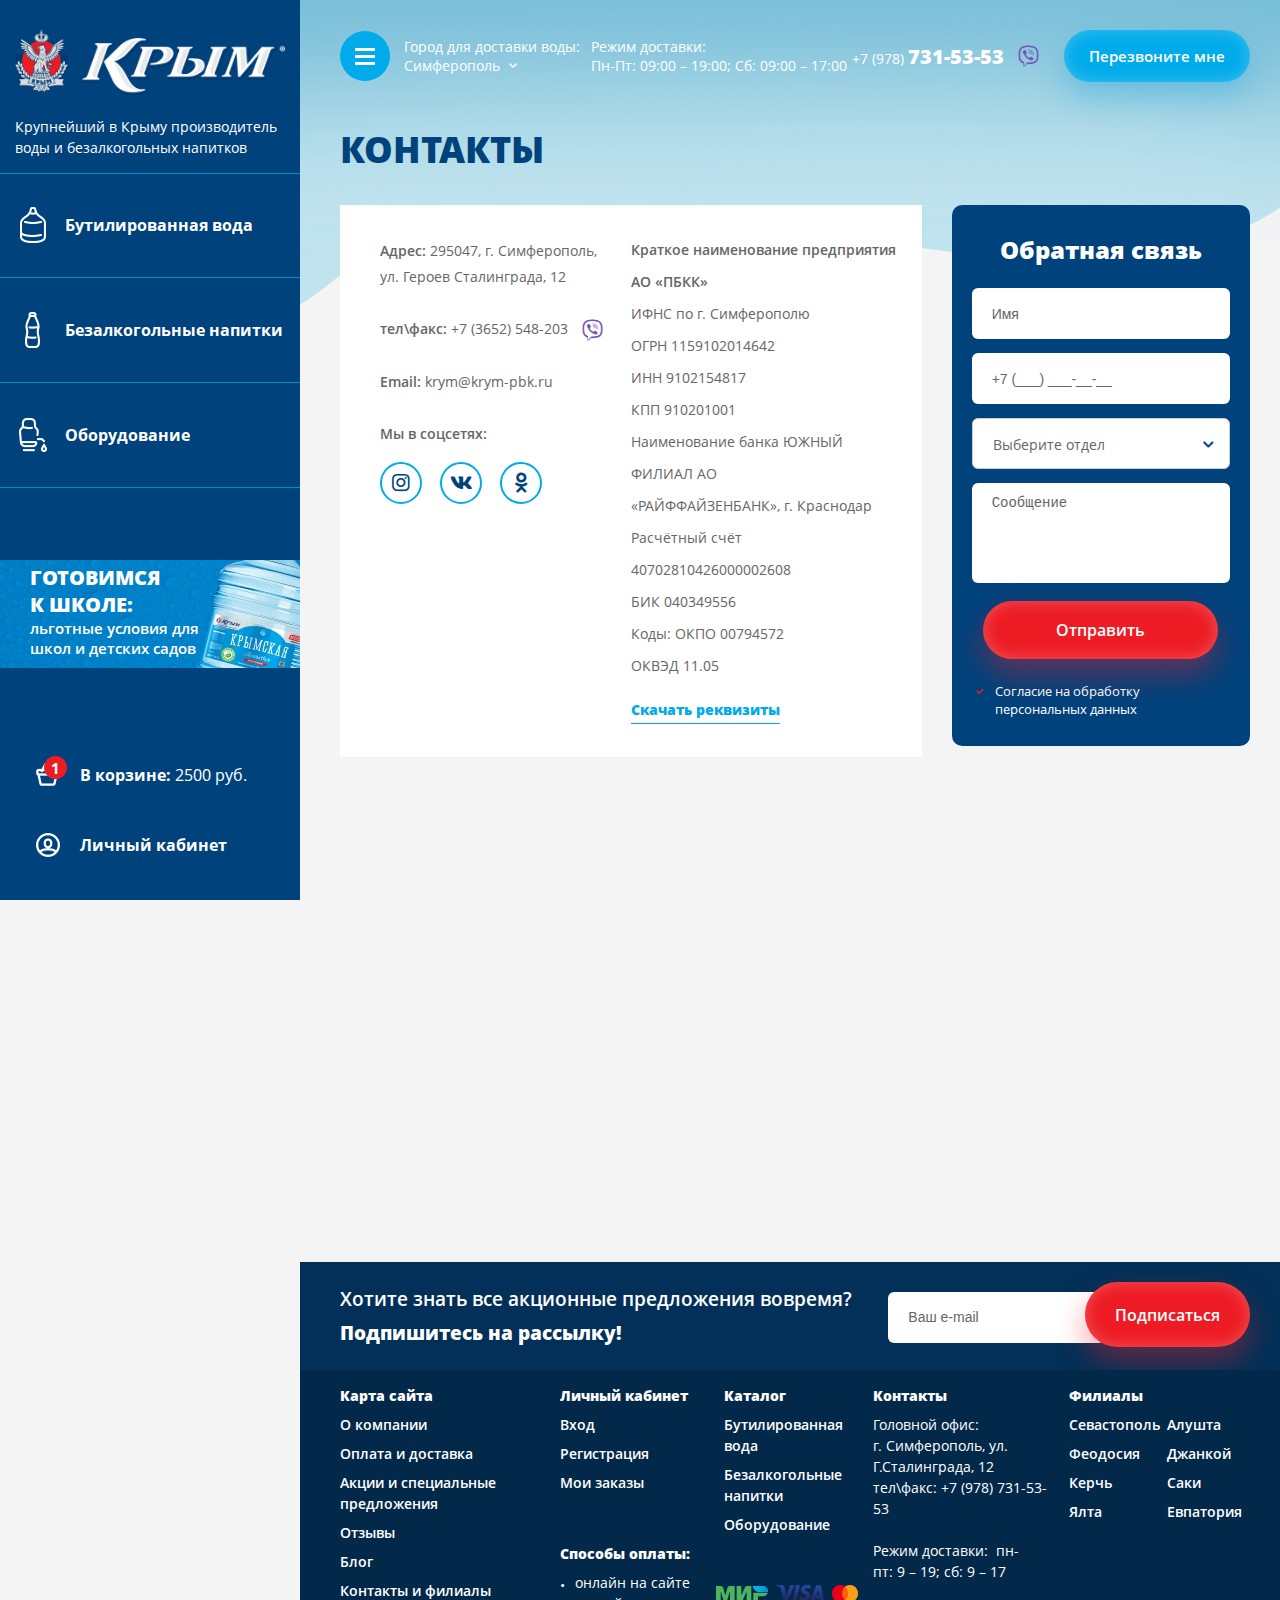
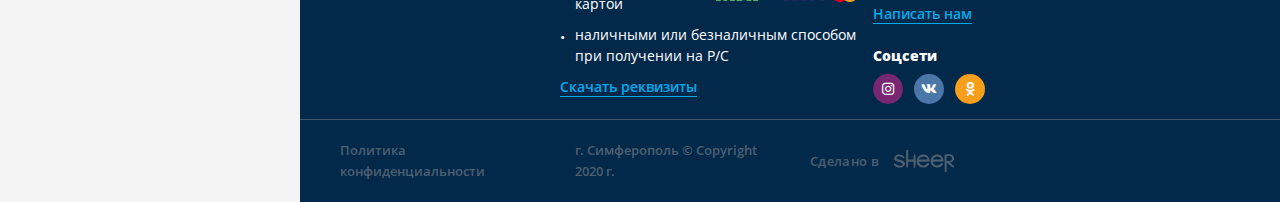
<file: contacts.html>
<!DOCTYPE html>
<!--[if lt IE 7]><html lang="ru" class="lt-ie9 lt-ie8 lt-ie7"><![endif]-->
<!--[if IE 7]><html lang="ru" class="lt-ie9 lt-ie8"><![endif]-->
<!--[if IE 8]><html lang="ru" class="lt-ie9"><![endif]-->
<!--[if gt IE 8]><!-->
<html lang="ru">
<!--<![endif]-->
<head>
	<meta charset="utf-8" />
	<title>Заголовок</title>
	<meta name="description" content="" />
	<meta http-equiv="X-UA-Compatible" content="IE=edge" />
	<meta name="viewport" content="width=device-width, initial-scale=1.0" />
	<link rel="shortcut icon" href="favicon.png" />
	<link rel="stylesheet" href="libs/bootstrap/bootstrap-grid.css" />
	<link rel="stylesheet" href="libs/fontawesome-free-5.12.0-web/css/all.min.css" />
	<link rel="stylesheet" href="libs/fancybox/jquery.fancybox.css" />
	<link rel="stylesheet" href="libs/fullPage.js-master/jquery.fullPage.css" />
	<link rel="stylesheet" href="libs/swiper/swiper.css" />
	<link rel="stylesheet" href="libs/responsive-flip-countdown/style.css" />
	<link rel="stylesheet" href="libs/slick-1.5.9/slick/slick.css" />
	<link rel="stylesheet" href="libs/slick-1.5.9/slick/slick-theme.css" />
	<link rel="stylesheet" href="css/fonts.css" />
	<link rel="stylesheet" href="css/main.css?ver=1.22" />
	<link rel="stylesheet" href="css/media.css?ver=1.22" />
</head>
<body>

	<div class="wrapper">

		<div class="sidebar-fixed">
			<div class="sidebar-fixed__top">
				<a href="#" class="logo">
					<img src="img/logo2.png" alt="alt">
				</a>
				<div class="descr-logo">Крупнейший в Крыму производитель воды и безалкогольных напитков</div>
			</div>
			<ul class="sidebar-list">
				<li>
					<a href="index.html#sect-order">
						<span class="sidebar-list__icon"><img src="img/ic_menu1.png" alt="alt"></span>
						<span>Бутилированная вода</span>
					</a>
				</li>
				<li>
					<a href="index.html#sect-advantages">
						<span class="sidebar-list__icon"><img src="img/ic_menu2.png" alt="alt"></span>
						<span>Безалкогольные напитки</span>
					</a>
				</li>
				<li>
					<a href="index.html#sect-products">
						<span class="sidebar-list__icon"><img src="img/ic_menu3.png" alt="alt"></span>
						<span>Оборудование</span>
					</a>
				</li>
			</ul>
			<div class="banner">
				<div class="banner__title">Готовимся <br>к школе: </div>
				<div class="banner__descr">льготные условия для школ и детских садов</div>
			</div>
			<ul class="sidebar-list sidebar-list_bottom">
				<li>
					<a href="#">
						<span class="sidebar-list__icon"><img src="img/ic_bask.png" alt="alt"><span class="sidebar-list__value">1</span></span>
						<span>В корзине: <b>2500 руб.</b></span>
					</a>
				</li>
				<li>
					<a href="#">
						<span class="sidebar-list__icon"><img src="img/ic_user.png" alt="alt"></span>
						<span>Личный кабинет</span>
					</a>
				</li>
			</ul>
		</div>

		<div class="menu-bottom">
			<div class="container">
				<div class="menu-bottom__wrap">
					<a href="#" class="btn-menu-bottom"><i class="fas fa-home"></i></a>
					<a href="#" class="btn-menu-bottom"><i class="fas fa-shopping-basket"></i><span class="btn-menu-bottom__value">1</span></a>
					<a href="#" class="btn-menu-bottom"><i class="fas fa-user"></i></a>
				</div>
			</div>
		</div>

		<div class="content content_inner content_gray">

			<header class="header">
				<div class="menu">
					<div class="container">
						<span class="btn-nav">
							<span class='sandwich'>
								<span class='sw-topper'></span>
								<span class='sw-bottom'></span>
								<span class='sw-footer'></span>
							</span>
						</span>
						<div class="row">
							<div class="col-lg-7">
								<ul class="menu-list">
									<li><a href="#">О компании</a></li>
									<li><a href="#">Оплата и доставка</a></li>
									<li><a href="#">Акции и специальные предложения</a></li>
									<li><a href="#">Отзывы</a></li>
									<li><a href="#">Блог</a></li>
									<li><a href="#">Контакты и филиалы</a></li>
								</ul>
							</div>
							<div class="col-lg-5">
								<div class="menu__title">Каталог</div>
								<ul class="submenu-list">
									<li><a href="#">Бутилированная вода</a></li>
									<li><a href="#">Безалкогольные напитки</a></li>
									<li><a href="#">Оборудование</a></li>
								</ul>
								<div class="menu__title">Оборудование</div>
								<ul class="submenu-list">
									<li><a href="#">Кулеры</a></li>
									<li><a href="#">Помпы</a></li>
									<li><a href="#">Стаканы и стаканодержатели</a></li>
								</ul>
								<ul class="social-list">
									<li><a href="#"><i class="fab fa-instagram"></i></a></li>
									<li class="list-social_vk"><a href="#"><i class="fab fa-vk"></i></a></li>
									<li class="list-social_ok"><a href="#"><i class="fab fa-odnoklassniki"></i></a></li>
								</ul>
							</div>
						</div>
					</div>
				</div>
				<div class="container">
					<div class="header__top">
						<span class="btn-nav">
							<span class='sandwich'>
								<span class='sw-topper'></span>
								<span class='sw-bottom'></span>
								<span class='sw-footer'></span>
							</span>
						</span>
						<div class="btn-nav_fake"></div>
						<div class="location-wrap">
							<p>Город для доставки воды:</p>
							<div class="location-block">
								<div class="location-block__value">Симферополь <i class="fas fa-chevron-down"></i></div>
								<div class="location-dropdown">
									<div class="location-dropdown__close"><i class="fal fa-times"></i></div>
									<div class="location-dropdown__title">Пожалуйста, <br>выберите Ваш город</div>
									<ul class="location-dropdown__list">
										<li class="active"><a href="#">Симферополь</a></li>
										<li><a href="#">Севастополь</a></li>
										<li><a href="#">Феодосия</a></li>
										<li><a href="#">Керчь</a></li>
										<li><a href="#">Алушта</a></li>
										<li><a href="#">Джанкой</a></li>
										<li><a href="#">Саки</a></li>
										<li><a href="#">Ялта</a></li>
										<li><a href="#">Евпатория</a></li>
									</ul>
								</div>
							</div>
						</div>
						<a href="#" class="logo-header">
							<img src="img/logo.png" alt="alt">
							<span>Крупнейший в Крыму производитель воды и безалкогольных напитков</span>
						</a>
						<div class="item-header">
							<p>Режим доставки:</p>
							<p>Пн-Пт: 09:00 – 19:00; Сб: 09:00 – 17:00</p>
						</div>
						<div class="right-header">
							<div class="contacts-header">
								<a href="tel:+79787315353" class="phone-main"><i class="fas fa-phone-alt"></i>+7 (978) <strong>731-53-53</strong></a>
								<a href="#" class="btn-viber"><i class="fab fa-viber"></i></a>
							</div>
							<a href="#callback" class="btn-page fancybox">Перезвоните мне</a>
						</div>
					</div>
				</div>
			</header>

			<div class="contacts">
				<div class="container">
					<h1 class="title-page title-page_main">контакты</h1>
					<div class="row">
						<div class="col-lg-8 pr_30">
							<div class="block-contact">
								<div class="row">
									<div class="col-md-6">
										<p><span>Адрес:</span> 295047, г. Симферополь, <br>ул. Героев Сталинграда, 12</p>
										<br>
										<p><span>тел\факс:</span> +7 (3652) 548-203 <a href="#" class="btn-viber"><i class="fab fa-viber"></i></a></p>
										<br>
										<p><span>Email:</span> krym@krym-pbk.ru</p>
										<br>
										<p><span>Мы в соцсетях:</span></p>
										<ul class="social-list">
											<li><a href="#"><i class="fab fa-instagram"></i></a></li>
											<li class="list-social_vk"><a href="#"><i class="fab fa-vk"></i></a></li>
											<li class="list-social_ok"><a href="#"><i class="fab fa-odnoklassniki"></i></a></li>
										</ul>
									</div>
									<div class="col-md-6 block-contact__right">
										<p><span>Краткое наименование предприятия АО «ПБКК»</span></p>
										<p>ИФНС по г. Симферополю</p>
										<p>ОГРН 1159102014642</p>
										<p>ИНН 9102154817</p>
										<p>КПП 910201001</p>
										<p>Наименование банка ЮЖНЫЙ ФИЛИАЛ АО</p>
										<p>«РАЙФФАЙЗЕНБАНК», г. Краснодар</p>
										<p>Расчётный счёт 40702810426000002608</p>
										<p>БИК 040349556</p>
										<p>Коды: ОКПО 00794572</p>
										<p>ОКВЭД 11.05</p>
										<a href="#" class="link-block">Скачать реквизиты</a>
									</div>
								</div>
							</div>
						</div>
						<div class="col-lg-4 col_pl">
							<div class="form-page">
								<div class="form-page__title">Обратная связь</div>
								<form>
									<div class="item-form">
										<input type="text" placeholder="Имя" required="required">
									</div>
									<div class="item-form">
										<input type="text" class="input-phone" placeholder="+7 (___) ___-__-__" required="required">
									</div>
									<div class="item-form">
										<select>
											<option value="1">Выберите отдел</option>
											<option value="1">Выберите отдел 2</option>
											<option value="1">Выберите отдел 3</option>
											<option value="1">Выберите отдел 4</option>
										</select>
									</div>
									<div class="item-form">
										<textarea placeholder="Сообщение"></textarea>
									</div>
									<button class="btn-main" type="submit">Отправить</button>
									<div class="checkbox-wrap">
										<div class="checkbox">
											<label>
												<input type="checkbox" required="required" checked="checked" />
												<span>Согласие на обработку персональных данных</span>
											</label>
										</div>
									</div>
								</form>
							</div>
						</div>
					</div>
					<div id="map"></div>
				</div>
			</div>

			<div class="subscribe">
				<div class="container">
					<div class="row">
						<div class="col-lg-7">
							<div class="subscribe__title">Хотите знать все акционные предложения вовремя? <strong>Подпишитесь на  рассылку!</strong></div>
						</div>
						<div class="col-lg-5">
							<form>
								<div class="line-subscribe">
									<div class="item-form">
										<input type="email" placeholder="Ваш е-mail" required="required">
									</div>
									<button class="btn-main" type="submit">Подписаться</button>
								</div>
							</form>
						</div>
					</div>
				</div>
			</div>

			<footer class="footer">
				<div class="container">
					<div class="row">
						<div class="col-lg-3 col-md-6">
							<div class="footer__title">Карта сайта <i class="fas fa-plus"></i></div>
							<ul class="nav-footer">
								<li><a href="#">О компании</a></li>
								<li><a href="#">Оплата и доставка </a></li>
								<li><a href="#">Акции и специальные предложения</a></li>
								<li><a href="#">Отзывы</a></li>
								<li><a href="#">Блог</a></li>
								<li><a href="#">Контакты и филиалы</a></li>
							</ul>
						</div>
						<div class="col-lg-4 col-md-6 col_pl">
							<div class="row">
								<div class="col-md-6">
									<div class="footer__title">Личный кабинет <i class="fas fa-plus"></i></div>
									<ul class="nav-footer">
										<li><a href="#">Вход</a></li>
										<li><a href="#">Регистрация</a></li>
										<li><a href="#">Мои заказы</a></li>
									</ul>
								</div>
								<div class="col-md-6">
									<div class="footer__title">Каталог <i class="fas fa-plus"></i></div>
									<ul class="nav-footer">
										<li><a href="#">Бутилированная вода</a></li>
										<li><a href="#">Безалкогольные напитки</a></li>
										<li><a href="#">Оборудование</a></li>
									</ul>
								</div>
							</div>
							<div class="footer__title">Способы оплаты: <i class="fas fa-plus"></i></div>
							<div class="dropdown-footer">
								<ul class="list-footer">
									<li>онлайн на сайте картой <img src="img/ic_pay1.png" alt="alt"> <img src="img/ic_pay2.png" alt="alt"> <img src="img/ic_pay3.png" alt="alt"></li>
									<li>наличными или безналичным способом при получении на Р/С</li>
								</ul>
								<a href="#" class="link-simple">Скачать реквизиты</a>
							</div>
						</div>
						<div class="col-lg-5">
							<div class="row">
								<div class="col-md-6 mobile_hidden col_pl">
									<div class="footer__title">Контакты</div>
									<p>Головной офис:</p>
									<p>г. Симферополь, ул. Г.Сталинграда, 12</p>
									<p>тел\факс: +7 (978) 731-53-53</p>
									<br>
									<p>Режим доставки: &nbsp;пн-пт:&nbsp;9&nbsp;–&nbsp;19; сб:&nbsp;9&nbsp;–&nbsp;17</p>
									<br>
									<a href="#" class="link-simple">Написать нам</a>
									<br>
									<br>
									<div class="footer__title">Соцсети</div>
									<ul class="list-social">
										<li><a href="#"><i class="fab fa-instagram"></i></a></li>
										<li class="list-social_vk"><a href="#"><i class="fab fa-vk"></i></a></li>
										<li class="list-social_ok"><a href="#"><i class="fab fa-odnoklassniki"></i></a></li>
									</ul>
								</div>
								<div class="col-md-6 col_pl footer__right">
									<div class="footer__title">Филиалы <i class="fas fa-plus"></i></div>
									<ul class="nav-footer">
										<li><a href="#">Севастополь</a></li>
										<li><a href="#">Феодосия</a></li>
										<li><a href="#">Керчь</a></li>
										<li><a href="#">Ялта</a></li>
										<li><a href="#">Алушта</a></li>
										<li><a href="#">Джанкой</a></li>
										<li><a href="#">Саки</a></li>
										<li><a href="#">Евпатория</a></li>
									</ul>
								</div>
							</div>
						</div>
					</div>
					<div class="mobile_show">
						<p>Головной офис:</p>
						<p>г. Симферополь, ул. Г.Сталинграда, 12</p>
						<p>тел\факс: +7 (978) 731-53-53</p>
						<br>
						<p>Режим доставки: &nbsp;пн-пт:&nbsp;9&nbsp;–&nbsp;19; сб:&nbsp;9&nbsp;–&nbsp;17</p>
						<br>
						<a href="#" class="link-simple">Написать нам</a>
						<br>
						<br>
						<ul class="list-social">
							<li><a href="#"><i class="fab fa-instagram"></i></a></li>
							<li class="list-social_vk"><a href="#"><i class="fab fa-vk"></i></a></li>
							<li class="list-social_ok"><a href="#"><i class="fab fa-odnoklassniki"></i></a></li>
						</ul>
					</div>
				</div>
				<div class="footer__bottom">
					<div class="container">
						<div class="row align-items-center">
							<div class="col-lg-3 col-sm-6">
								<a href="#" class="footer__link">Политика конфиденциальности</a>
							</div>
							<div class="col-lg-3 col-sm-6 col_copyright">
								<p>г. Симферополь © Copyright  2020 г.</p>
							</div>
							<div class="col-lg-3 col-sm-6">
								<div class="create">Сделано в <img src="img/copy.svg" alt="alt"></div>
							</div>
							<div class="col-lg-3 col-sm-6 align_right">
								<a href="#" class="btn_top default"><i class="fa fa-arrow-up"></i></a>
							</div>
						</div>
					</div>
				</div>
			</footer>

		</div>

	</div>

	<div id="callback" class="modal-block">
		<div class="modal-wrap">
			<div class="title-modal">обратный звонок</div>
			<form>
				<div class="item-form">
					<input type="text" placeholder="Имя" required="required">
				</div>
				<div class="item-form">
					<input type="text" class="input-phone" placeholder="+7 (___) ___-__-__" required="required">
				</div>
				<button class="btn-main" type="submit">Заказать звонок</button>
				<div class="checkbox">
					<label>
						<input type="checkbox" required="required" checked="checked" />
						<span>Согласие на обработку персональных данных</span>
					</label>
				</div>
			</form>
		</div>
	</div>

	<!--[if lt IE 9]>
	<script src="libs/html5shiv/es5-shim.min.js"></script>
	<script src="libs/html5shiv/html5shiv.min.js"></script>
	<script src="libs/html5shiv/html5shiv-printshiv.min.js"></script>
	<script src="libs/respond/respond.min.js"></script>
<![endif]-->
<script src="libs/jquery/jquery-1.11.1.min.js"></script>
<script src="libs/jquery-mousewheel/jquery.mousewheel.min.js"></script>
<script src="libs/fancybox/jquery.fancybox.pack.js"></script>
<script src="libs/slick-1.5.9/slick/slick.min.js"></script>
<script src="libs/mask/jquery.maskedinput.js"></script>
<script src="libs/scroll2id/PageScroll2id.min.js"></script>
<script src="libs/fullPage.js-master/vendors/jquery.easings.min.js"></script>
<script src="libs/fullPage.js-master/vendors/scrolloverflow.min.js"></script>
<script src="libs/fullPage.js-master/jquery.fullPage.js"></script>
<script src="libs/parallax-hover/parallax.min.js"></script>
<script src="libs/responsive-flip-countdown/jquery.flipper-responsive.js"></script>
<script src="libs/jQueryFormStyler-master/jquery.formstyler.min.js"></script>
<script src="libs/swiper/swiper.min.js"></script>
<script src="js/common.js?ver=1.22"></script>
<script src="https://api-maps.yandex.ru/2.1/?lang=ru_RU"></script>
<script>
	$(document).ready(function() {
		ymaps.ready(init);

		function init() {
			var myMap = new ymaps.Map('map', {
				center: [44.936926, 34.053318],
				zoom: 15
			}, {
				searchControlProvider: 'yandex#search'
			}),


			myPlacemark = new ymaps.Placemark(myMap.getCenter(), {
				balloonContent: '<p class="text-map"><img src="img/logo_min.png" alt="alt">Головной офис и завод комбината «Крым»</p>'
			}, {
            // Опции.
            // Необходимо указать данный тип макета.
            iconLayout: 'default#image',
            // Своё изображение иконки метки.
            iconImageHref: 'img/pin1.svg',
            hideIconOnBalloonOpen: false,
            iconImageSize: [29, 38],
            balloonOffset: [ 4, -38 ]
        });
			myMap.controls.remove('searchControl');
			myMap.behaviors.disable('scrollZoom');

			myMap.geoObjects.add(myPlacemark);

			myPlacemark.events
			.add('mouseenter', function (e) {
            // Ссылку на объект, вызвавший событие,
            // можно получить из поля 'target'.
            e.get('target').options.set('iconImageHref', 'img/pin2.svg'); 
        })
			.add('mouseleave', function (e) {
				e.get('target').options.set('iconImageHref', 'img/pin1.svg'); 
			});

			myPlacemark.balloon.open();
		}
	});
</script>
<!-- Yandex.Metrika counter --><!-- /Yandex.Metrika counter -->
<!-- Google Analytics counter --><!-- /Google Analytics counter -->
</body>
</html>
</file>
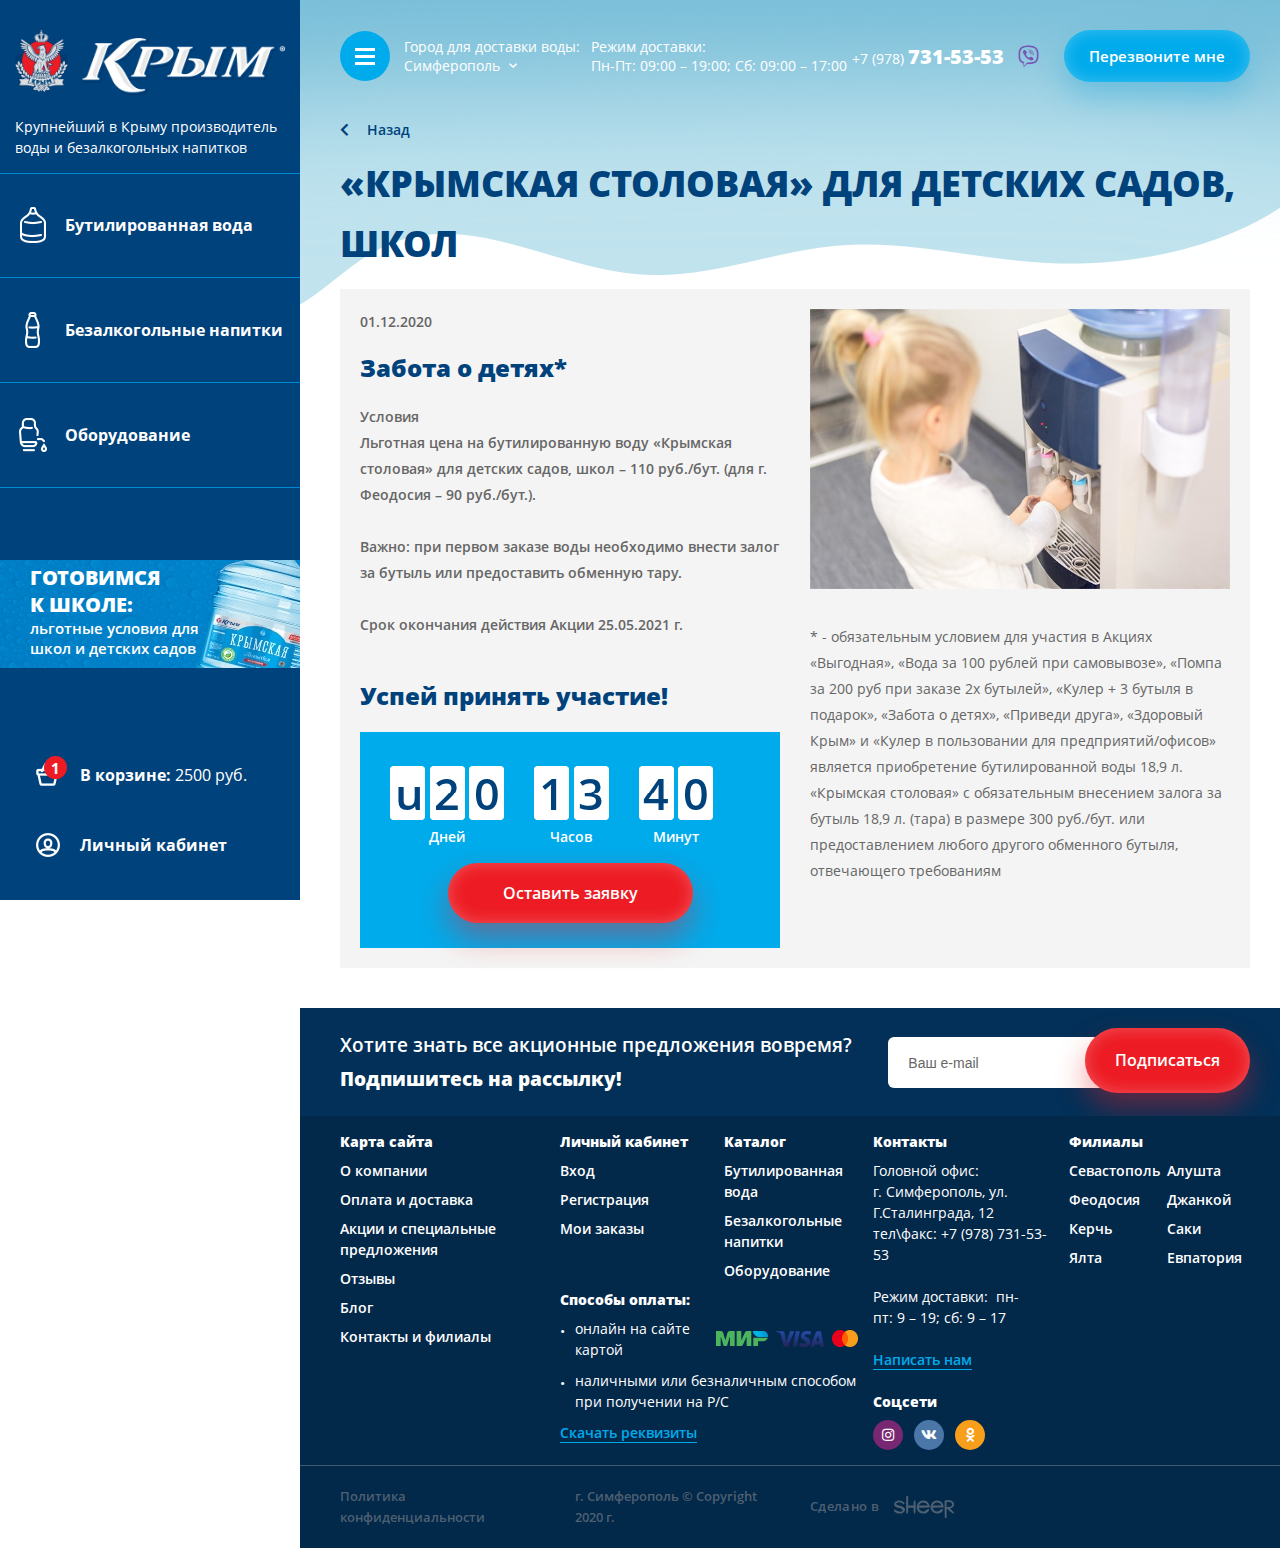
<file: news.html>
<!DOCTYPE html>
<!--[if lt IE 7]><html lang="ru" class="lt-ie9 lt-ie8 lt-ie7"><![endif]-->
<!--[if IE 7]><html lang="ru" class="lt-ie9 lt-ie8"><![endif]-->
<!--[if IE 8]><html lang="ru" class="lt-ie9"><![endif]-->
<!--[if gt IE 8]><!-->
<html lang="ru">
<!--<![endif]-->
<head>
	<meta charset="utf-8" />
	<title>Заголовок</title>
	<meta name="description" content="" />
	<meta http-equiv="X-UA-Compatible" content="IE=edge" />
	<meta name="viewport" content="width=device-width, initial-scale=1.0" />
	<link rel="shortcut icon" href="favicon.png" />
	<link rel="stylesheet" href="libs/bootstrap/bootstrap-grid.css" />
	<link rel="stylesheet" href="libs/fontawesome-free-5.12.0-web/css/all.min.css" />
	<link rel="stylesheet" href="libs/fancybox/jquery.fancybox.css" />
	<link rel="stylesheet" href="libs/fullPage.js-master/jquery.fullPage.css" />
	<link rel="stylesheet" href="libs/swiper/swiper.css" />
	<link rel="stylesheet" href="libs/responsive-flip-countdown/style.css" />
	<link rel="stylesheet" href="libs/slick-1.5.9/slick/slick.css" />
	<link rel="stylesheet" href="libs/slick-1.5.9/slick/slick-theme.css" />
	<link rel="stylesheet" href="css/fonts.css" />
	<link rel="stylesheet" href="css/main.css?ver=1.15" />
	<link rel="stylesheet" href="css/media.css?ver=1.15" />
</head>
<body>

	<div class="wrapper">

		<div class="sidebar-fixed">
			<div class="sidebar-fixed__top">
				<a href="#" class="logo">
					<img src="img/logo2.png" alt="alt">
				</a>
				<div class="descr-logo">Крупнейший в Крыму производитель воды и безалкогольных напитков</div>
			</div>
			<ul class="sidebar-list">
				<li>
					<a href="index.html#sect-order">
						<span class="sidebar-list__icon"><img src="img/ic_menu1.png" alt="alt"></span>
						<span>Бутилированная вода</span>
					</a>
				</li>
				<li>
					<a href="index.html#sect-advantages">
						<span class="sidebar-list__icon"><img src="img/ic_menu2.png" alt="alt"></span>
						<span>Безалкогольные напитки</span>
					</a>
				</li>
				<li>
					<a href="index.html#sect-products">
						<span class="sidebar-list__icon"><img src="img/ic_menu3.png" alt="alt"></span>
						<span>Оборудование</span>
					</a>
				</li>
			</ul>
			<div class="banner">
				<div class="banner__title">Готовимся <br>к школе: </div>
				<div class="banner__descr">льготные условия для школ и детских садов</div>
			</div>
			<ul class="sidebar-list sidebar-list_bottom">
				<li>
					<a href="#">
						<span class="sidebar-list__icon"><img src="img/ic_bask.png" alt="alt"><span class="sidebar-list__value">1</span></span>
						<span>В корзине: <b>2500 руб.</b></span>
					</a>
				</li>
				<li>
					<a href="#">
						<span class="sidebar-list__icon"><img src="img/ic_user.png" alt="alt"></span>
						<span>Личный кабинет</span>
					</a>
				</li>
			</ul>
		</div>

		<div class="menu-bottom">
			<div class="container">
				<div class="menu-bottom__wrap">
					<a href="#" class="btn-menu-bottom"><i class="fas fa-home"></i></a>
					<a href="#" class="btn-menu-bottom"><i class="fas fa-shopping-basket"></i><span class="btn-menu-bottom__value">1</span></a>
					<a href="#" class="btn-menu-bottom"><i class="fas fa-user"></i></a>
				</div>
			</div>
		</div>

		<div class="content content_inner">

			<header class="header">
				<div class="menu">
					<div class="container">
						<span class="btn-nav">
							<span class='sandwich'>
								<span class='sw-topper'></span>
								<span class='sw-bottom'></span>
								<span class='sw-footer'></span>
							</span>
						</span>
						<div class="row">
							<div class="col-lg-7">
								<ul class="menu-list">
									<li><a href="#">О компании</a></li>
									<li><a href="#">Оплата и доставка</a></li>
									<li><a href="#">Акции и специальные предложения</a></li>
									<li><a href="#">Отзывы</a></li>
									<li><a href="#">Блог</a></li>
									<li><a href="#">Контакты и филиалы</a></li>
								</ul>
							</div>
							<div class="col-lg-5">
								<div class="menu__title">Каталог</div>
								<ul class="submenu-list">
									<li><a href="#">Бутилированная вода</a></li>
									<li><a href="#">Безалкогольные напитки</a></li>
									<li><a href="#">Оборудование</a></li>
								</ul>
								<div class="menu__title">Оборудование</div>
								<ul class="submenu-list">
									<li><a href="#">Кулеры</a></li>
									<li><a href="#">Помпы</a></li>
									<li><a href="#">Стаканы и стаканодержатели</a></li>
								</ul>
								<ul class="social-list">
									<li><a href="#"><i class="fab fa-instagram"></i></a></li>
									<li class="list-social_vk"><a href="#"><i class="fab fa-vk"></i></a></li>
									<li class="list-social_ok"><a href="#"><i class="fab fa-odnoklassniki"></i></a></li>
								</ul>
							</div>
						</div>
					</div>
				</div>
				<div class="container">
					<div class="header__top">
						<span class="btn-nav">
							<span class='sandwich'>
								<span class='sw-topper'></span>
								<span class='sw-bottom'></span>
								<span class='sw-footer'></span>
							</span>
						</span>
						<div class="btn-nav_fake"></div>
						<div class="location-wrap">
							<p>Город для доставки воды:</p>
							<div class="location-block">
								<div class="location-block__value">Симферополь <i class="fas fa-chevron-down"></i></div>
								<ul class="location-list">
									<li><a href="#">Москва</a></li>
									<li><a href="#">Казань</a></li>
									<li><a href="#">Ростов</a></li>
								</ul>
							</div>
						</div>
						<a href="#" class="logo-header">
							<img src="img/logo.png" alt="alt">
							<span>Крупнейший в Крыму производитель воды и безалкогольных напитков</span>
						</a>
						<div class="item-header">
							<p>Режим доставки:</p>
							<p>Пн-Пт: 09:00 – 19:00; Сб: 09:00 – 17:00</p>
						</div>
						<div class="right-header">
							<div class="contacts-header">
								<a href="tel:+79787315353" class="phone-main"><i class="fas fa-phone-alt"></i>+7 (978) <strong>731-53-53</strong></a>
								<a href="#" class="btn-viber"><i class="fab fa-viber"></i></a>
							</div>
							<a href="#callback" class="btn-page fancybox">Перезвоните мне</a>
						</div>
					</div>
				</div>
			</header>

			<div class="news">
				<div class="container">
					<a href="#" class="link-back"><i class="fas fa-chevron-left"></i> <span>Назад</span></a>
					<h1 class="title-page title-page_main">«Крымская столовая» для детских садов, школ</h1>
					<div class="block-page">
						<div class="row">
							<div class="col-lg-6">
								<div class="date-news">01.12.2020</div>
								<div class="block-page__title">Забота о детях*</div>
								<p>Условия</p>
								<p>Льготная цена на бутилированную воду «Крымская столовая» для детских садов, школ – 110 руб./бут. (для г. Феодосия – 90 руб./бут.).</p>
								<br>
								<p>Важно: при первом заказе воды необходимо внести залог за бутыль или предоставить обменную тару. </p>
								<br>
								<p>Срок окончания действия Акции 25.05.2021 г.</p>
								<div class="block-page__title block-page__title_time">Успей принять участие!</div>
								<div class="block-countdown">
									<div class="flipper" data-datetime="2020-12-28 00:00:00" data-template="ddd|HH|ii" data-labels="Дней|Часов|Минут|Seconds" data-reverse="true"></div>
									<a href="#" class="btn-main">Оставить заявку</a>
								</div>
							</div>
							<div class="col-lg-6">
								<div class="block-page__image">
									<img src="img/news1.jpg" alt="alt">
								</div>
								<p class="block-page__descr">* - обязательным условием для участия в Акциях «Выгодная», «Вода за 100 рублей при самовывозе», «Помпа за 200 руб при заказе 2х бутылей», «Кулер + 3 бутыля в подарок», «Забота о детях», «Приведи друга», «Здоровый Крым» и «Кулер в пользовании для предприятий/офисов» является приобретение бутилированной воды 18,9 л. «Крымская столовая» с обязательным внесением залога за бутыль 18,9 л. (тара) в размере 300 руб./бут. или предоставлением любого другого обменного бутыля, отвечающего требованиям </p>
							</div>
						</div>
					</div>
				</div>
			</div>

			<div class="subscribe">
				<div class="container">
					<div class="row">
						<div class="col-lg-7">
							<div class="subscribe__title">Хотите знать все акционные предложения вовремя? <strong>Подпишитесь на  рассылку!</strong></div>
						</div>
						<div class="col-lg-5">
							<form>
								<div class="line-subscribe">
									<div class="item-form">
										<input type="email" placeholder="Ваш е-mail" required="required">
									</div>
									<button class="btn-main" type="submit">Подписаться</button>
								</div>
							</form>
						</div>
					</div>
				</div>
			</div>

			<footer class="footer">
				<div class="container">
					<div class="row">
						<div class="col-lg-3 col-md-6">
							<div class="footer__title">Карта сайта <i class="fas fa-plus"></i></div>
							<ul class="nav-footer">
								<li><a href="#">О компании</a></li>
								<li><a href="#">Оплата и доставка </a></li>
								<li><a href="#">Акции и специальные предложения</a></li>
								<li><a href="#">Отзывы</a></li>
								<li><a href="#">Блог</a></li>
								<li><a href="#">Контакты и филиалы</a></li>
							</ul>
						</div>
						<div class="col-lg-4 col-md-6 col_pl">
							<div class="row">
								<div class="col-md-6">
									<div class="footer__title">Личный кабинет <i class="fas fa-plus"></i></div>
									<ul class="nav-footer">
										<li><a href="#">Вход</a></li>
										<li><a href="#">Регистрация</a></li>
										<li><a href="#">Мои заказы</a></li>
									</ul>
								</div>
								<div class="col-md-6">
									<div class="footer__title">Каталог <i class="fas fa-plus"></i></div>
									<ul class="nav-footer">
										<li><a href="#">Бутилированная вода</a></li>
										<li><a href="#">Безалкогольные напитки</a></li>
										<li><a href="#">Оборудование</a></li>
									</ul>
								</div>
							</div>
							<div class="footer__title">Способы оплаты: <i class="fas fa-plus"></i></div>
							<div class="dropdown-footer">
								<ul class="list-footer">
									<li>онлайн на сайте картой <img src="img/ic_pay1.png" alt="alt"> <img src="img/ic_pay2.png" alt="alt"> <img src="img/ic_pay3.png" alt="alt"></li>
									<li>наличными или безналичным способом при получении на Р/С</li>
								</ul>
								<a href="#" class="link-simple">Скачать реквизиты</a>
							</div>
						</div>
						<div class="col-lg-5">
							<div class="row">
								<div class="col-md-6 mobile_hidden col_pl">
									<div class="footer__title">Контакты</div>
									<p>Головной офис:</p>
									<p>г. Симферополь, ул. Г.Сталинграда, 12</p>
									<p>тел\факс: +7 (978) 731-53-53</p>
									<br>
									<p>Режим доставки: &nbsp;пн-пт:&nbsp;9&nbsp;–&nbsp;19; сб:&nbsp;9&nbsp;–&nbsp;17</p>
									<br>
									<a href="#" class="link-simple">Написать нам</a>
									<br>
									<br>
									<div class="footer__title">Соцсети</div>
									<ul class="list-social">
										<li><a href="#"><i class="fab fa-instagram"></i></a></li>
										<li class="list-social_vk"><a href="#"><i class="fab fa-vk"></i></a></li>
										<li class="list-social_ok"><a href="#"><i class="fab fa-odnoklassniki"></i></a></li>
									</ul>
								</div>
								<div class="col-md-6 col_pl footer__right">
									<div class="footer__title">Филиалы <i class="fas fa-plus"></i></div>
									<ul class="nav-footer">
										<li><a href="#">Севастополь</a></li>
										<li><a href="#">Феодосия</a></li>
										<li><a href="#">Керчь</a></li>
										<li><a href="#">Ялта</a></li>
										<li><a href="#">Алушта</a></li>
										<li><a href="#">Джанкой</a></li>
										<li><a href="#">Саки</a></li>
										<li><a href="#">Евпатория</a></li>
									</ul>
								</div>
							</div>
						</div>
					</div>
					<div class="mobile_show">
						<p>Головной офис:</p>
						<p>г. Симферополь, ул. Г.Сталинграда, 12</p>
						<p>тел\факс: +7 (978) 731-53-53</p>
						<br>
						<p>Режим доставки: &nbsp;пн-пт:&nbsp;9&nbsp;–&nbsp;19; сб:&nbsp;9&nbsp;–&nbsp;17</p>
						<br>
						<a href="#" class="link-simple">Написать нам</a>
						<br>
						<br>
						<ul class="list-social">
							<li><a href="#"><i class="fab fa-instagram"></i></a></li>
							<li class="list-social_vk"><a href="#"><i class="fab fa-vk"></i></a></li>
							<li class="list-social_ok"><a href="#"><i class="fab fa-odnoklassniki"></i></a></li>
						</ul>
					</div>
				</div>
				<div class="footer__bottom">
					<div class="container">
						<div class="row align-items-center">
							<div class="col-lg-3 col-sm-6">
								<a href="#" class="footer__link">Политика конфиденциальности</a>
							</div>
							<div class="col-lg-3 col-sm-6 col_copyright">
								<p>г. Симферополь © Copyright  2020 г.</p>
							</div>
							<div class="col-lg-3 col-sm-6">
								<div class="create">Сделано в <img src="img/copy.svg" alt="alt"></div>
							</div>
							<div class="col-lg-3 col-sm-6 align_right">
								<a href="#" class="btn_top default"><i class="fa fa-arrow-up"></i></a>
							</div>
						</div>
					</div>
				</div>
			</footer>

		</div>

	</div>

	<div id="callback" class="modal-block">
		<div class="modal-wrap">
			<div class="title-modal">обратный звонок</div>
			<form>
				<div class="item-form">
					<input type="text" placeholder="Имя" required="required">
				</div>
				<div class="item-form">
					<input type="text" class="input-phone" placeholder="+7 (___) ___-__-__" required="required">
				</div>
				<button class="btn-main" type="submit">Заказать звонок</button>
				<div class="checkbox">
					<label>
						<input type="checkbox" required="required" checked="checked" />
						<span>Согласие на обработку персональных данных</span>
					</label>
				</div>
			</form>
		</div>
	</div>

	<!--[if lt IE 9]>
	<script src="libs/html5shiv/es5-shim.min.js"></script>
	<script src="libs/html5shiv/html5shiv.min.js"></script>
	<script src="libs/html5shiv/html5shiv-printshiv.min.js"></script>
	<script src="libs/respond/respond.min.js"></script>
<![endif]-->
<script src="libs/jquery/jquery-1.11.1.min.js"></script>
<script src="libs/jquery-mousewheel/jquery.mousewheel.min.js"></script>
<script src="libs/fancybox/jquery.fancybox.pack.js"></script>
<script src="libs/slick-1.5.9/slick/slick.min.js"></script>
<script src="libs/mask/jquery.maskedinput.js"></script>
<script src="libs/scroll2id/PageScroll2id.min.js"></script>
<script src="libs/fullPage.js-master/vendors/jquery.easings.min.js"></script>
<script src="libs/fullPage.js-master/vendors/scrolloverflow.min.js"></script>
<script src="libs/fullPage.js-master/jquery.fullPage.js"></script>
<script src="libs/parallax-hover/parallax.min.js"></script>
<script src="libs/responsive-flip-countdown/jquery.flipper-responsive.js"></script>
<script src="libs/jQueryFormStyler-master/jquery.formstyler.min.js"></script>
<script src="libs/swiper/swiper.min.js"></script>
<script src="js/common.js?ver=1.15"></script>
<!-- Yandex.Metrika counter --><!-- /Yandex.Metrika counter -->
<!-- Google Analytics counter --><!-- /Google Analytics counter -->
</body>
</html>
</file>
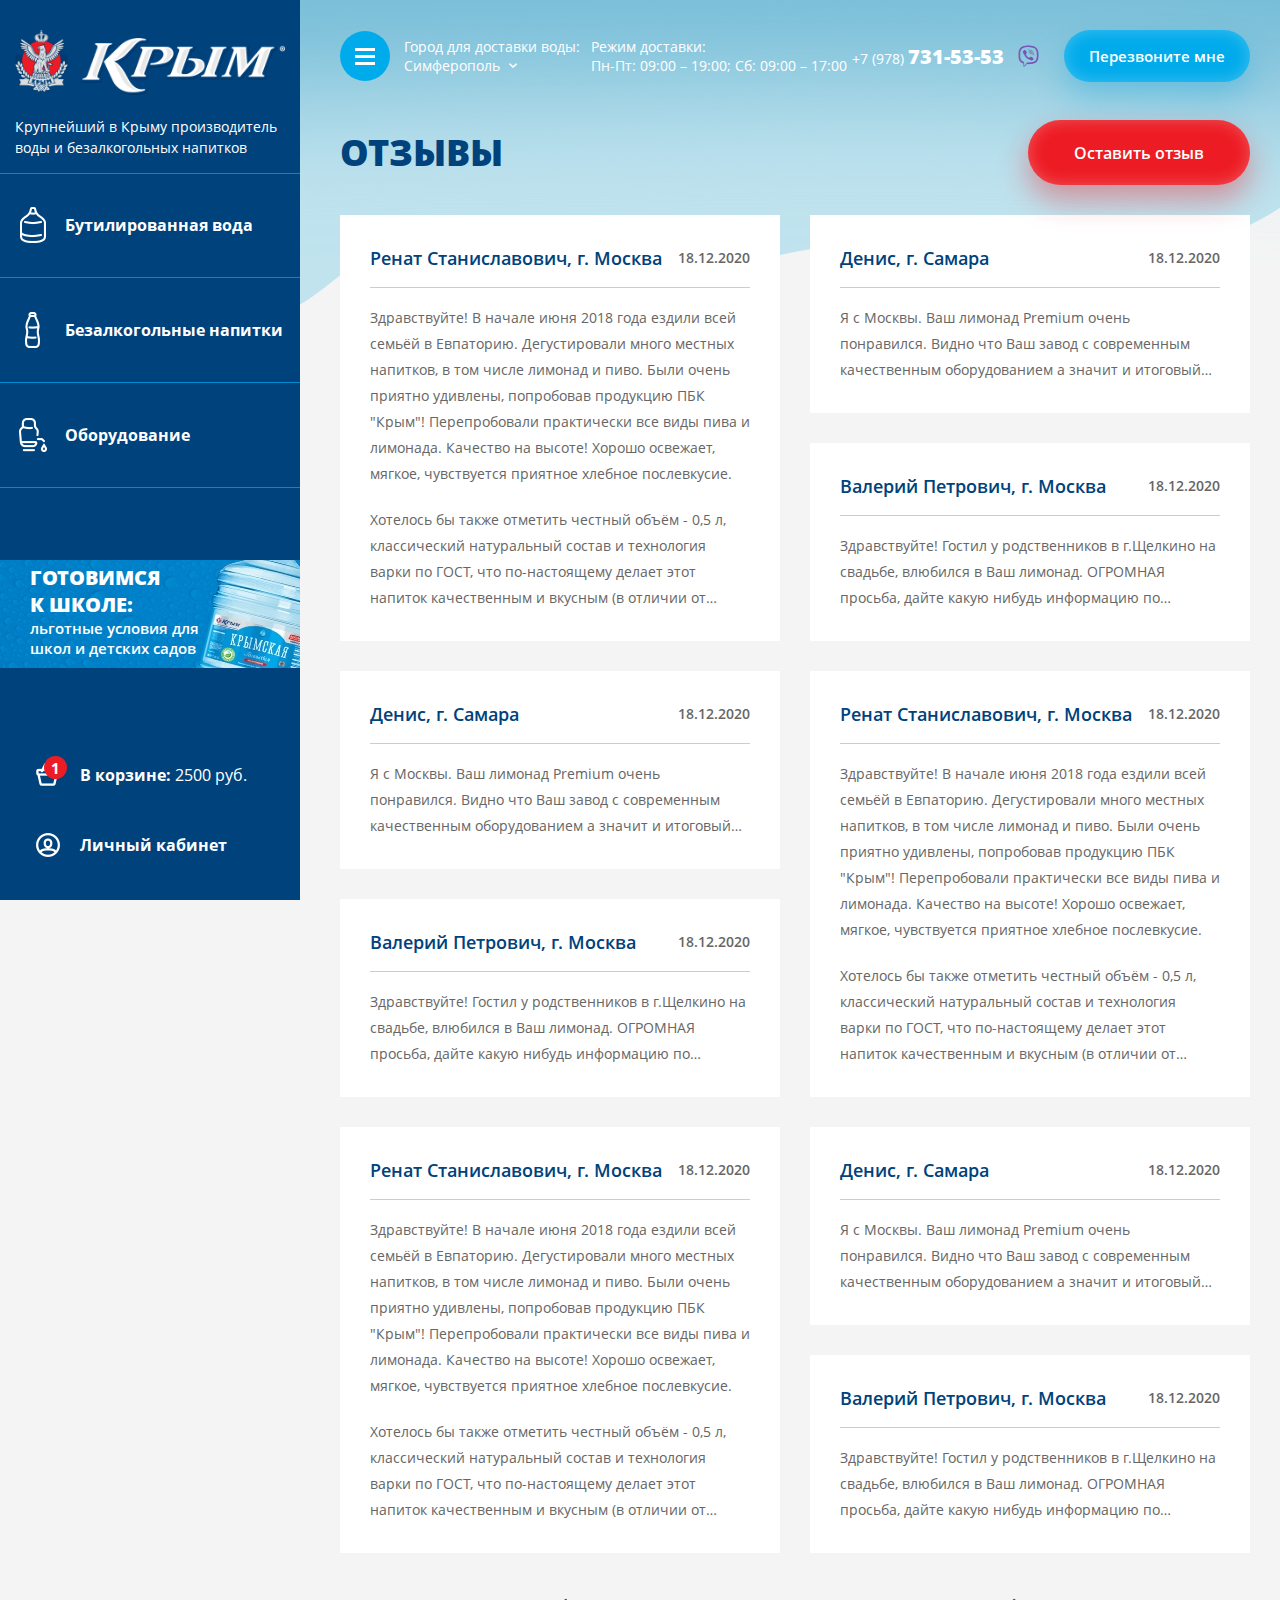
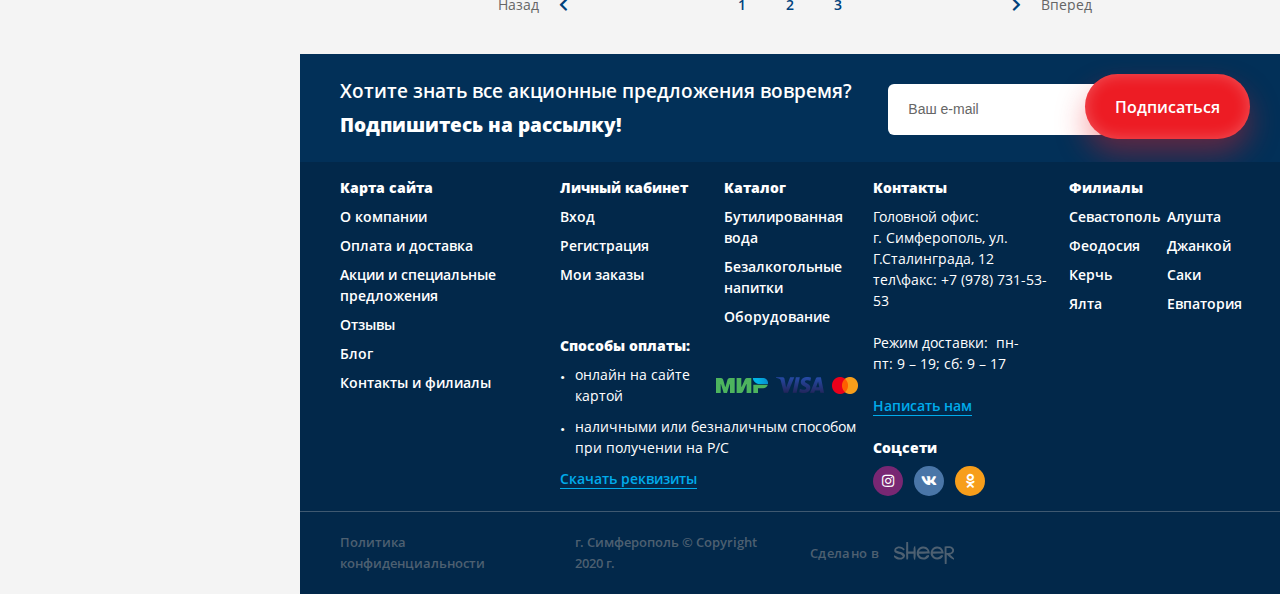
<file: reviews.html>
<!DOCTYPE html>
<!--[if lt IE 7]><html lang="ru" class="lt-ie9 lt-ie8 lt-ie7"><![endif]-->
<!--[if IE 7]><html lang="ru" class="lt-ie9 lt-ie8"><![endif]-->
<!--[if IE 8]><html lang="ru" class="lt-ie9"><![endif]-->
<!--[if gt IE 8]><!-->
<html lang="ru">
<!--<![endif]-->
<head>
	<meta charset="utf-8" />
	<title>Заголовок</title>
	<meta name="description" content="" />
	<meta http-equiv="X-UA-Compatible" content="IE=edge" />
	<meta name="viewport" content="width=device-width, initial-scale=1.0" />
	<link rel="shortcut icon" href="favicon.png" />
	<link rel="stylesheet" href="libs/bootstrap/bootstrap-grid.css" />
	<link rel="stylesheet" href="libs/fontawesome-free-5.12.0-web/css/all.min.css" />
	<link rel="stylesheet" href="libs/fancybox/jquery.fancybox.css" />
	<link rel="stylesheet" href="libs/fullPage.js-master/jquery.fullPage.css" />
	<link rel="stylesheet" href="libs/swiper/swiper.css" />
	<link rel="stylesheet" href="libs/responsive-flip-countdown/style.css" />
	<link rel="stylesheet" href="libs/slick-1.5.9/slick/slick.css" />
	<link rel="stylesheet" href="libs/slick-1.5.9/slick/slick-theme.css" />
	<link rel="stylesheet" href="css/fonts.css" />
	<link rel="stylesheet" href="css/main.css?ver=1.20" />
	<link rel="stylesheet" href="css/media.css?ver=1.20" />
</head>
<body>

	<div class="wrapper">

		<div class="sidebar-fixed">
			<div class="sidebar-fixed__top">
				<a href="#" class="logo">
					<img src="img/logo2.png" alt="alt">
				</a>
				<div class="descr-logo">Крупнейший в Крыму производитель воды и безалкогольных напитков</div>
			</div>
			<ul class="sidebar-list">
				<li>
					<a href="index.html#sect-order">
						<span class="sidebar-list__icon"><img src="img/ic_menu1.png" alt="alt"></span>
						<span>Бутилированная вода</span>
					</a>
				</li>
				<li>
					<a href="index.html#sect-advantages">
						<span class="sidebar-list__icon"><img src="img/ic_menu2.png" alt="alt"></span>
						<span>Безалкогольные напитки</span>
					</a>
				</li>
				<li>
					<a href="index.html#sect-products">
						<span class="sidebar-list__icon"><img src="img/ic_menu3.png" alt="alt"></span>
						<span>Оборудование</span>
					</a>
				</li>
			</ul>
			<div class="banner">
				<div class="banner__title">Готовимся <br>к школе: </div>
				<div class="banner__descr">льготные условия для школ и детских садов</div>
			</div>
			<ul class="sidebar-list sidebar-list_bottom">
				<li>
					<a href="#">
						<span class="sidebar-list__icon"><img src="img/ic_bask.png" alt="alt"><span class="sidebar-list__value">1</span></span>
						<span>В корзине: <b>2500 руб.</b></span>
					</a>
				</li>
				<li>
					<a href="#">
						<span class="sidebar-list__icon"><img src="img/ic_user.png" alt="alt"></span>
						<span>Личный кабинет</span>
					</a>
				</li>
			</ul>
		</div>

		<div class="menu-bottom">
			<div class="container">
				<div class="menu-bottom__wrap">
					<a href="#" class="btn-menu-bottom"><i class="fas fa-home"></i></a>
					<a href="#" class="btn-menu-bottom"><i class="fas fa-shopping-basket"></i><span class="btn-menu-bottom__value">1</span></a>
					<a href="#" class="btn-menu-bottom"><i class="fas fa-user"></i></a>
				</div>
			</div>
		</div>

		<div class="content content_inner content_gray">

			<header class="header">
				<div class="menu">
					<div class="container">
						<span class="btn-nav">
							<span class='sandwich'>
								<span class='sw-topper'></span>
								<span class='sw-bottom'></span>
								<span class='sw-footer'></span>
							</span>
						</span>
						<div class="row">
							<div class="col-lg-7">
								<ul class="menu-list">
									<li><a href="#">О компании</a></li>
									<li><a href="#">Оплата и доставка</a></li>
									<li><a href="#">Акции и специальные предложения</a></li>
									<li><a href="#">Отзывы</a></li>
									<li><a href="#">Блог</a></li>
									<li><a href="#">Контакты и филиалы</a></li>
								</ul>
							</div>
							<div class="col-lg-5">
								<div class="menu__title">Каталог</div>
								<ul class="submenu-list">
									<li><a href="#">Бутилированная вода</a></li>
									<li><a href="#">Безалкогольные напитки</a></li>
									<li><a href="#">Оборудование</a></li>
								</ul>
								<div class="menu__title">Оборудование</div>
								<ul class="submenu-list">
									<li><a href="#">Кулеры</a></li>
									<li><a href="#">Помпы</a></li>
									<li><a href="#">Стаканы и стаканодержатели</a></li>
								</ul>
								<ul class="social-list">
									<li><a href="#"><i class="fab fa-instagram"></i></a></li>
									<li class="list-social_vk"><a href="#"><i class="fab fa-vk"></i></a></li>
									<li class="list-social_ok"><a href="#"><i class="fab fa-odnoklassniki"></i></a></li>
								</ul>
							</div>
						</div>
					</div>
				</div>
				<div class="container">
					<div class="header__top">
						<span class="btn-nav">
							<span class='sandwich'>
								<span class='sw-topper'></span>
								<span class='sw-bottom'></span>
								<span class='sw-footer'></span>
							</span>
						</span>
						<div class="btn-nav_fake"></div>
						<div class="location-wrap">
							<p>Город для доставки воды:</p>
							<div class="location-block">
								<div class="location-block__value">Симферополь <i class="fas fa-chevron-down"></i></div>
								<div class="location-dropdown">
									<div class="location-dropdown__close"><i class="fal fa-times"></i></div>
									<div class="location-dropdown__title">Пожалуйста, <br>выберите Ваш город</div>
									<ul class="location-dropdown__list">
										<li class="active"><a href="#">Симферополь</a></li>
										<li><a href="#">Севастополь</a></li>
										<li><a href="#">Феодосия</a></li>
										<li><a href="#">Керчь</a></li>
										<li><a href="#">Алушта</a></li>
										<li><a href="#">Джанкой</a></li>
										<li><a href="#">Саки</a></li>
										<li><a href="#">Ялта</a></li>
										<li><a href="#">Евпатория</a></li>
									</ul>
								</div>
							</div>
						</div>
						<a href="#" class="logo-header">
							<img src="img/logo.png" alt="alt">
							<span>Крупнейший в Крыму производитель воды и безалкогольных напитков</span>
						</a>
						<div class="item-header">
							<p>Режим доставки:</p>
							<p>Пн-Пт: 09:00 – 19:00; Сб: 09:00 – 17:00</p>
						</div>
						<div class="right-header">
							<div class="contacts-header">
								<a href="tel:+79787315353" class="phone-main"><i class="fas fa-phone-alt"></i>+7 (978) <strong>731-53-53</strong></a>
								<a href="#" class="btn-viber"><i class="fab fa-viber"></i></a>
							</div>
							<a href="#callback" class="btn-page fancybox">Перезвоните мне</a>
						</div>
					</div>
				</div>
			</header>

			<div class="reviews">
				<div class="container">
					<div class="head-page">
						<h1 class="title-page title-page_main">Отзывы</h1>
						<a href="#" class="btn-main">Оставить отзыв</a>
					</div>
					<div class="row row_review">
						<div class="col-lg-6 col_review_big">
							<div class="item-review">
								<div class="item-review__head">
									<div class="item-review__name">Ренат Cтаниславович, г. Москва</div>
									<div class="item-review__date">18.12.2020</div>
								</div>
								<div class="item-review__content">
									<p>Здравствуйте! В начале июня 2018 года ездили всей семьёй в Евпаторию. Дегустировали много местных напитков, в том числе лимонад и пиво. Были очень приятно удивлены, попробовав продукцию ПБК "Крым"! Перепробовали практически все виды пива и лимонада. Качество на высоте! Хорошо освежает, мягкое, чувствуется приятное хлебное послевкусие. </p>
									<p>Хотелось бы также отметить честный объём - 0,5 л, классический натуральный состав и технология варки по ГОСТ, что по-настоящему делает этот напиток качественным и вкусным (в отличии от многих других производителей). Конечно, уезжая домой, прихватили с собой несколько бутылочек, чтобы угостить близких и друзей. Те, в свою очередь, также высоко оценили вкусовые и качественные достоинства продукции!</p>
								</div>
							</div>
						</div>
						<div class="col-lg-6 col_review_small">
							<div class="item-review">
								<div class="item-review__head">
									<div class="item-review__name">Денис, г. Самара</div>
									<div class="item-review__date">18.12.2020</div>
								</div>
								<div class="item-review__content">
									<p>Я с Москвы. Ваш лимонад Premium очень понравился. Видно что Ваш завод с современным качественным оборудованием а значит и итоговый продукт высокого качества. Молодцы так держать ;)</p>
								</div>
							</div>
							<div class="item-review">
								<div class="item-review__head">
									<div class="item-review__name">Валерий Петрович, г. Москва</div>
									<div class="item-review__date">18.12.2020</div>
								</div>
								<div class="item-review__content">
									<p>Здравствуйте! Гостил у родственников в г.Щелкино на свадьбе, влюбился в Ваш лимонад. ОГРОМНАЯ просьба, дайте какую нибудь информацию по приобретению в Москве. Спасибо Вам за воспоминание о детстве!</p>
								</div>
							</div>
						</div>
						<div class="col-lg-6 col_review_small">
							<div class="item-review">
								<div class="item-review__head">
									<div class="item-review__name">Денис, г. Самара</div>
									<div class="item-review__date">18.12.2020</div>
								</div>
								<div class="item-review__content">
									<p>Я с Москвы. Ваш лимонад Premium очень понравился. Видно что Ваш завод с современным качественным оборудованием а значит и итоговый продукт высокого качества. Молодцы так держать ;)</p>
								</div>
							</div>
							<div class="item-review">
								<div class="item-review__head">
									<div class="item-review__name">Валерий Петрович, г. Москва</div>
									<div class="item-review__date">18.12.2020</div>
								</div>
								<div class="item-review__content">
									<p>Здравствуйте! Гостил у родственников в г.Щелкино на свадьбе, влюбился в Ваш лимонад. ОГРОМНАЯ просьба, дайте какую нибудь информацию по приобретению в Москве. Спасибо Вам за воспоминание о детстве!</p>
								</div>
							</div>
						</div>
						<div class="col-lg-6 col_review_big">
							<div class="item-review">
								<div class="item-review__head">
									<div class="item-review__name">Ренат Cтаниславович, г. Москва</div>
									<div class="item-review__date">18.12.2020</div>
								</div>
								<div class="item-review__content">
									<p>Здравствуйте! В начале июня 2018 года ездили всей семьёй в Евпаторию. Дегустировали много местных напитков, в том числе лимонад и пиво. Были очень приятно удивлены, попробовав продукцию ПБК "Крым"! Перепробовали практически все виды пива и лимонада. Качество на высоте! Хорошо освежает, мягкое, чувствуется приятное хлебное послевкусие. </p>
									<p>Хотелось бы также отметить честный объём - 0,5 л, классический натуральный состав и технология варки по ГОСТ, что по-настоящему делает этот напиток качественным и вкусным (в отличии от многих других производителей). Конечно, уезжая домой, прихватили с собой несколько бутылочек, чтобы угостить близких и друзей. Те, в свою очередь, также высоко оценили вкусовые и качественные достоинства продукции!</p>
								</div>
							</div>
						</div>
						<div class="col-lg-6 col_review_big">
							<div class="item-review">
								<div class="item-review__head">
									<div class="item-review__name">Ренат Cтаниславович, г. Москва</div>
									<div class="item-review__date">18.12.2020</div>
								</div>
								<div class="item-review__content">
									<p>Здравствуйте! В начале июня 2018 года ездили всей семьёй в Евпаторию. Дегустировали много местных напитков, в том числе лимонад и пиво. Были очень приятно удивлены, попробовав продукцию ПБК "Крым"! Перепробовали практически все виды пива и лимонада. Качество на высоте! Хорошо освежает, мягкое, чувствуется приятное хлебное послевкусие. </p>
									<p>Хотелось бы также отметить честный объём - 0,5 л, классический натуральный состав и технология варки по ГОСТ, что по-настоящему делает этот напиток качественным и вкусным (в отличии от многих других производителей). Конечно, уезжая домой, прихватили с собой несколько бутылочек, чтобы угостить близких и друзей. Те, в свою очередь, также высоко оценили вкусовые и качественные достоинства продукции!</p>
								</div>
							</div>
						</div>
						<div class="col-lg-6 col_review_small">
							<div class="item-review">
								<div class="item-review__head">
									<div class="item-review__name">Денис, г. Самара</div>
									<div class="item-review__date">18.12.2020</div>
								</div>
								<div class="item-review__content">
									<p>Я с Москвы. Ваш лимонад Premium очень понравился. Видно что Ваш завод с современным качественным оборудованием а значит и итоговый продукт высокого качества. Молодцы так держать ;)</p>
								</div>
							</div>
							<div class="item-review">
								<div class="item-review__head">
									<div class="item-review__name">Валерий Петрович, г. Москва</div>
									<div class="item-review__date">18.12.2020</div>
								</div>
								<div class="item-review__content">
									<p>Здравствуйте! Гостил у родственников в г.Щелкино на свадьбе, влюбился в Ваш лимонад. ОГРОМНАЯ просьба, дайте какую нибудь информацию по приобретению в Москве. Спасибо Вам за воспоминание о детстве!</p>
								</div>
							</div>
						</div>
					</div>
					<div class="pagination">
						<ul>
							<li class="pagination__arrow"><a href="#"><span>Назад</span><i class="fas fa-chevron-left"></i></a></li>
							<li class="active"><a href="#">1</a></li>
							<li><a href="#">2</a></li>
							<li><a href="#">3</a></li>
							<li class="pagination__arrow"><a href="#"><i class="fas fa-chevron-right"></i><span>Вперед</span></a></li>
						</ul>
					</div>
				</div>
			</div>

			<div class="subscribe">
				<div class="container">
					<div class="row">
						<div class="col-lg-7">
							<div class="subscribe__title">Хотите знать все акционные предложения вовремя? <strong>Подпишитесь на  рассылку!</strong></div>
						</div>
						<div class="col-lg-5">
							<form>
								<div class="line-subscribe">
									<div class="item-form">
										<input type="email" placeholder="Ваш е-mail" required="required">
									</div>
									<button class="btn-main" type="submit">Подписаться</button>
								</div>
							</form>
						</div>
					</div>
				</div>
			</div>

			<footer class="footer">
				<div class="container">
					<div class="row">
						<div class="col-lg-3 col-md-6">
							<div class="footer__title">Карта сайта <i class="fas fa-plus"></i></div>
							<ul class="nav-footer">
								<li><a href="#">О компании</a></li>
								<li><a href="#">Оплата и доставка </a></li>
								<li><a href="#">Акции и специальные предложения</a></li>
								<li><a href="#">Отзывы</a></li>
								<li><a href="#">Блог</a></li>
								<li><a href="#">Контакты и филиалы</a></li>
							</ul>
						</div>
						<div class="col-lg-4 col-md-6 col_pl">
							<div class="row">
								<div class="col-md-6">
									<div class="footer__title">Личный кабинет <i class="fas fa-plus"></i></div>
									<ul class="nav-footer">
										<li><a href="#">Вход</a></li>
										<li><a href="#">Регистрация</a></li>
										<li><a href="#">Мои заказы</a></li>
									</ul>
								</div>
								<div class="col-md-6">
									<div class="footer__title">Каталог <i class="fas fa-plus"></i></div>
									<ul class="nav-footer">
										<li><a href="#">Бутилированная вода</a></li>
										<li><a href="#">Безалкогольные напитки</a></li>
										<li><a href="#">Оборудование</a></li>
									</ul>
								</div>
							</div>
							<div class="footer__title">Способы оплаты: <i class="fas fa-plus"></i></div>
							<div class="dropdown-footer">
								<ul class="list-footer">
									<li>онлайн на сайте картой <img src="img/ic_pay1.png" alt="alt"> <img src="img/ic_pay2.png" alt="alt"> <img src="img/ic_pay3.png" alt="alt"></li>
									<li>наличными или безналичным способом при получении на Р/С</li>
								</ul>
								<a href="#" class="link-simple">Скачать реквизиты</a>
							</div>
						</div>
						<div class="col-lg-5">
							<div class="row">
								<div class="col-md-6 mobile_hidden col_pl">
									<div class="footer__title">Контакты</div>
									<p>Головной офис:</p>
									<p>г. Симферополь, ул. Г.Сталинграда, 12</p>
									<p>тел\факс: +7 (978) 731-53-53</p>
									<br>
									<p>Режим доставки: &nbsp;пн-пт:&nbsp;9&nbsp;–&nbsp;19; сб:&nbsp;9&nbsp;–&nbsp;17</p>
									<br>
									<a href="#" class="link-simple">Написать нам</a>
									<br>
									<br>
									<div class="footer__title">Соцсети</div>
									<ul class="list-social">
										<li><a href="#"><i class="fab fa-instagram"></i></a></li>
										<li class="list-social_vk"><a href="#"><i class="fab fa-vk"></i></a></li>
										<li class="list-social_ok"><a href="#"><i class="fab fa-odnoklassniki"></i></a></li>
									</ul>
								</div>
								<div class="col-md-6 col_pl footer__right">
									<div class="footer__title">Филиалы <i class="fas fa-plus"></i></div>
									<ul class="nav-footer">
										<li><a href="#">Севастополь</a></li>
										<li><a href="#">Феодосия</a></li>
										<li><a href="#">Керчь</a></li>
										<li><a href="#">Ялта</a></li>
										<li><a href="#">Алушта</a></li>
										<li><a href="#">Джанкой</a></li>
										<li><a href="#">Саки</a></li>
										<li><a href="#">Евпатория</a></li>
									</ul>
								</div>
							</div>
						</div>
					</div>
					<div class="mobile_show">
						<p>Головной офис:</p>
						<p>г. Симферополь, ул. Г.Сталинграда, 12</p>
						<p>тел\факс: +7 (978) 731-53-53</p>
						<br>
						<p>Режим доставки: &nbsp;пн-пт:&nbsp;9&nbsp;–&nbsp;19; сб:&nbsp;9&nbsp;–&nbsp;17</p>
						<br>
						<a href="#" class="link-simple">Написать нам</a>
						<br>
						<br>
						<ul class="list-social">
							<li><a href="#"><i class="fab fa-instagram"></i></a></li>
							<li class="list-social_vk"><a href="#"><i class="fab fa-vk"></i></a></li>
							<li class="list-social_ok"><a href="#"><i class="fab fa-odnoklassniki"></i></a></li>
						</ul>
					</div>
				</div>
				<div class="footer__bottom">
					<div class="container">
						<div class="row align-items-center">
							<div class="col-lg-3 col-sm-6">
								<a href="#" class="footer__link">Политика конфиденциальности</a>
							</div>
							<div class="col-lg-3 col-sm-6 col_copyright">
								<p>г. Симферополь © Copyright  2020 г.</p>
							</div>
							<div class="col-lg-3 col-sm-6">
								<div class="create">Сделано в <img src="img/copy.svg" alt="alt"></div>
							</div>
							<div class="col-lg-3 col-sm-6 align_right">
								<a href="#" class="btn_top default"><i class="fa fa-arrow-up"></i></a>
							</div>
						</div>
					</div>
				</div>
			</footer>

		</div>

	</div>

	<div id="callback" class="modal-block">
		<div class="modal-wrap">
			<div class="title-modal">обратный звонок</div>
			<form>
				<div class="item-form">
					<input type="text" placeholder="Имя" required="required">
				</div>
				<div class="item-form">
					<input type="text" class="input-phone" placeholder="+7 (___) ___-__-__" required="required">
				</div>
				<button class="btn-main" type="submit">Заказать звонок</button>
				<div class="checkbox">
					<label>
						<input type="checkbox" required="required" checked="checked" />
						<span>Согласие на обработку персональных данных</span>
					</label>
				</div>
			</form>
		</div>
	</div>

	<!--[if lt IE 9]>
	<script src="libs/html5shiv/es5-shim.min.js"></script>
	<script src="libs/html5shiv/html5shiv.min.js"></script>
	<script src="libs/html5shiv/html5shiv-printshiv.min.js"></script>
	<script src="libs/respond/respond.min.js"></script>
<![endif]-->
<script src="libs/jquery/jquery-1.11.1.min.js"></script>
<script src="libs/jquery-mousewheel/jquery.mousewheel.min.js"></script>
<script src="libs/fancybox/jquery.fancybox.pack.js"></script>
<script src="libs/slick-1.5.9/slick/slick.min.js"></script>
<script src="libs/mask/jquery.maskedinput.js"></script>
<script src="libs/scroll2id/PageScroll2id.min.js"></script>
<script src="libs/fullPage.js-master/vendors/jquery.easings.min.js"></script>
<script src="libs/fullPage.js-master/vendors/scrolloverflow.min.js"></script>
<script src="libs/fullPage.js-master/jquery.fullPage.js"></script>
<script src="libs/parallax-hover/parallax.min.js"></script>
<script src="libs/responsive-flip-countdown/jquery.flipper-responsive.js"></script>
<script src="libs/jQueryFormStyler-master/jquery.formstyler.min.js"></script>
<script src="libs/swiper/swiper.min.js"></script>
<script src="js/common.js?ver=1.20"></script>
<!-- Yandex.Metrika counter --><!-- /Yandex.Metrika counter -->
<!-- Google Analytics counter --><!-- /Google Analytics counter -->
</body>
</html>
</file>
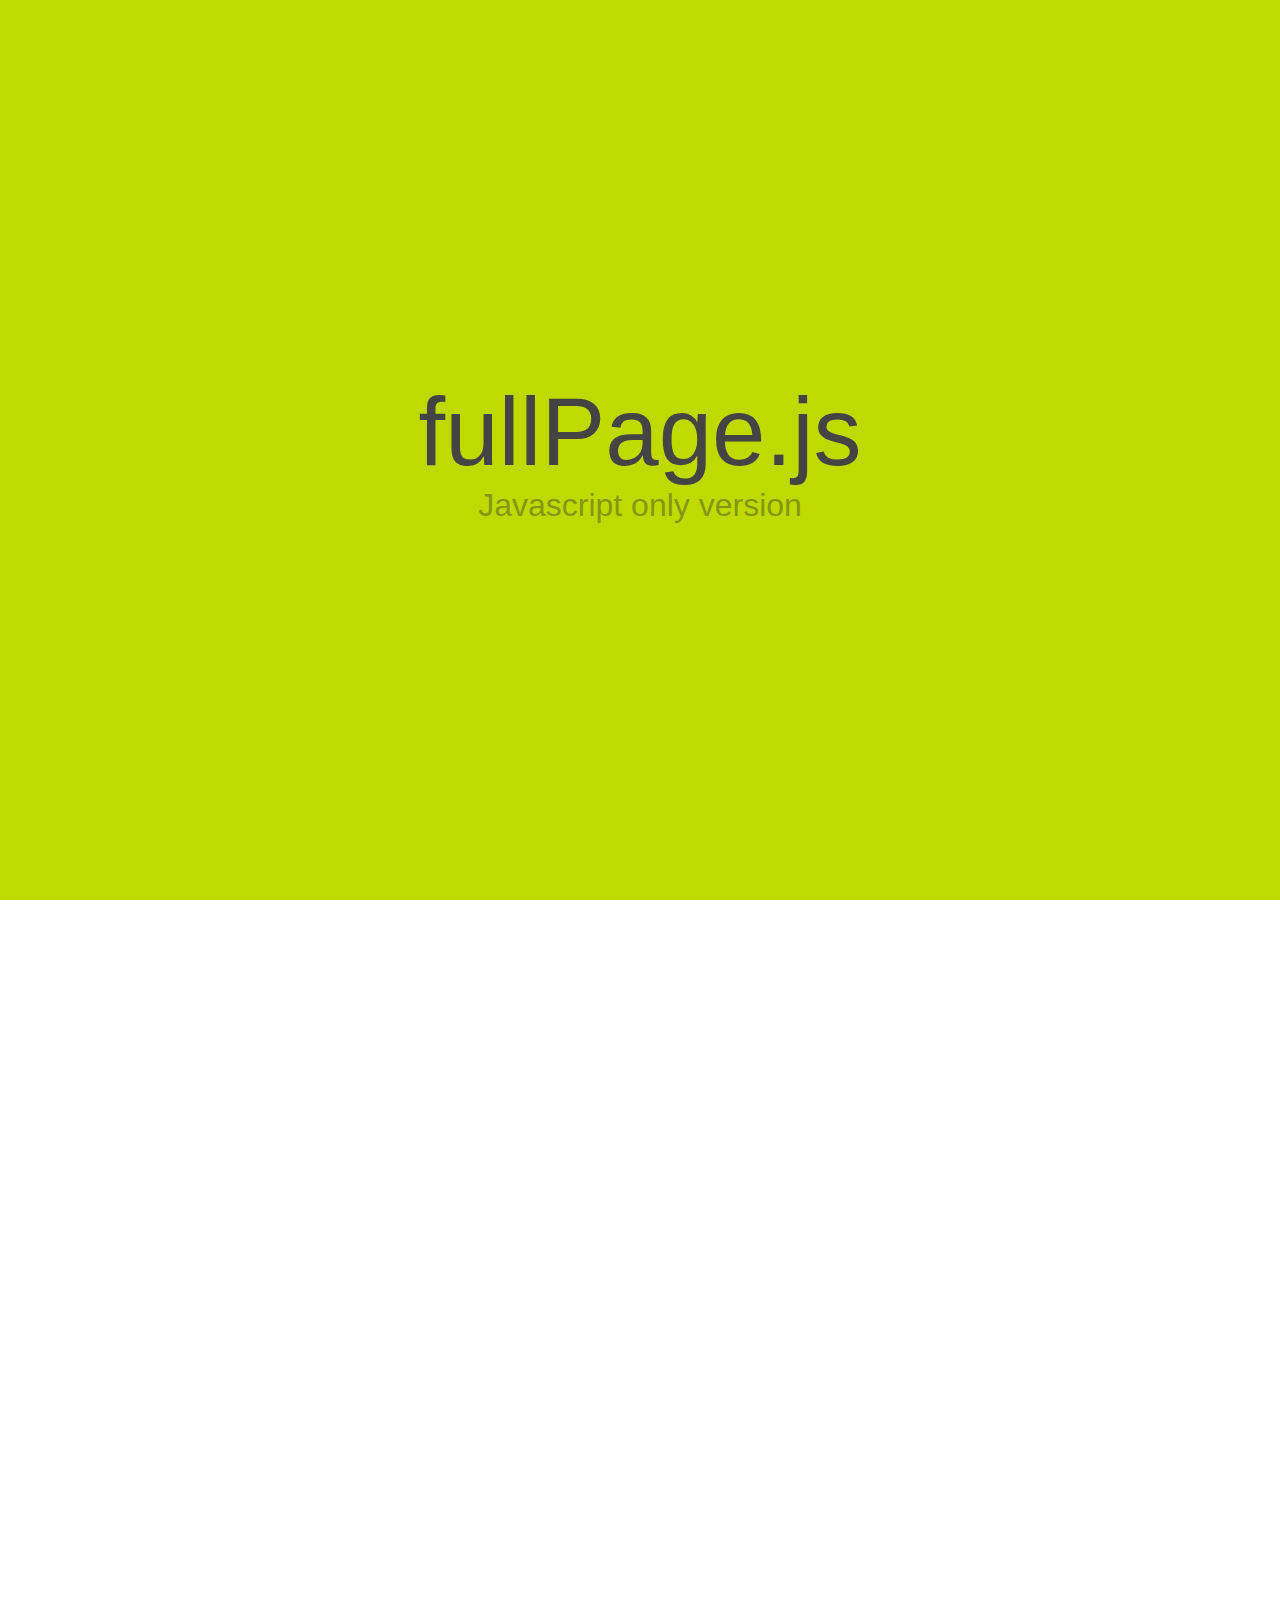
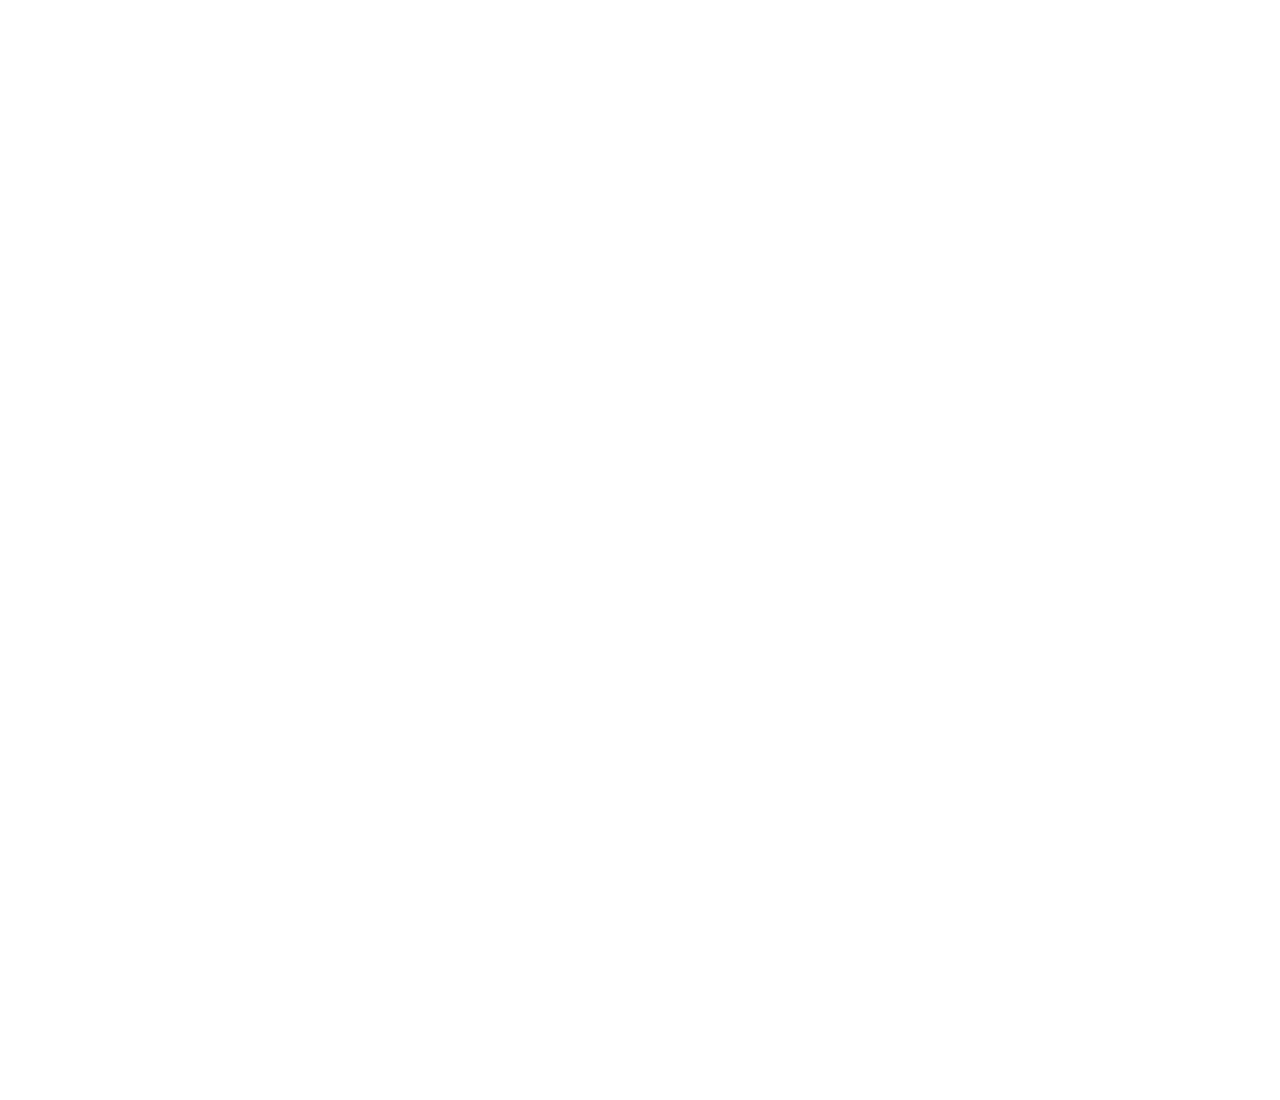
<file: libs/fullPage.js-master/pure javascript (Alpha)/demo.html>
<!DOCTYPE html>
<html xmlns="http://www.w3.org/1999/xhtml">

<head>
	<meta http-equiv="Content-Type" content="text/html; charset=utf-8" />
	<title>fullPage.js - Pure Javascript version</title>
	<meta name="author" content="Alvaro Trigo Lopez" />
	<meta name="description" content="fullPage plugin by Alvaro Trigo. Pure javascript version of full screen slider." />
	<meta name="keywords"  content="fullpage,jquery,alvaro,trigo,plugin,fullscren,screen,full,iphone5,apple,pure,javascript,slider,hijacking" />
	<meta name="Resource-type" content="Document" />


	<link rel="stylesheet" type="text/css" href="javascript.fullPage.css" />

	<style>
		/* Reset CSS
		 * --------------------------------------- */
		body,div,dl,dt,dd,ul,ol,li,h1,h2,h3,h4,h5,h6,pre,
		form,fieldset,input,textarea,p,blockquote,th,td {
		    padding: 0;
		    margin: 0;
		}
		a{
			text-decoration:none;
		}
		table {
		    border-spacing: 0;
		}
		fieldset,img {
		    border: 0;
		}
		address,caption,cite,code,dfn,em,strong,th,var {
		    font-weight: normal;
		    font-style: normal;
		}
		strong{
			font-weight: bold;
		}
		ol,ul {
		    list-style: none;
		    margin:0;
		    padding:0;
		}
		caption,th {
		    text-align: left;

		}
		h1,h2,h3,h4,h5,h6 {
		    font-weight: normal;
		    font-size: 100%;
		    margin:0;
		    padding:0;
		    color:#444;
		}
		q:before,q:after {
		    content:'';
		}
		abbr,acronym { border: 0;
		}


		/* Custom CSS
		 * --------------------------------------- */
		body{
			font-family: arial,helvetica;
			color: #F2F2F2;
		}
		h1{
			font-size: 6em;
		}
		p{
			font-size: 2em;
		}
		.content{
			position: relative;
			top: 50%;
			transform: translateY(-50%);
			text-align: center;
		}

		/* Section 1
		 * --------------------------------------- */
		#section0{
			background-color: #BFDA00;
		}
		#section0 h1{
			color: #444;
		}
		#section0 p{
			color: #333;
			opacity: 0.4;
		}


		/* Section 2
		 * --------------------------------------- */
		#section1{
			background-color: #2EBE21;
		}
		#section1 h1{
			color: #fff;
		}
		#section1 p{
			opacity: 0.8;
		}


		/* Section 3
		 * --------------------------------------- */
		#section2{
			background-color: #2C3E50;
		}
		#section2 h1{
			color: #F2F2F2;
		}
		#section2 p{
			opacity: 0.6;
		}
	</style>
</head>
<body>


<div id="fullpage">
	<div class="section " id="section0">
		<div class="content">
			<h1>fullPage.js</h1>
			<p>Javascript only version</p>
		</div>
	</div>
	<div class="section" id="section1">
		<div class="slide" id="slide1">
			<div class="content">
				<h1>No need for jQuery</h1>
				<p>
					5 Kb gzipped!!
				</p>
				<p>
		      		Improve the loading time of your site!
				</p>
			</div>
		</div>
		<div class="slide" id="slide2">
			<div class="content">
				<h1>Slides too!</h1>
			</div>
		</div>
		<div class="slide" id="slide2">
			<div class="content">
				<h1>More slides!</h1>
			</div>
		</div>
	</div>
	<div class="section" id="section2">
		<div class="content">
			<h1>Compatible</h1>
			<p>IE 8+ support.</p>
		</div>
	</div>
</div>

<script type="text/javascript" src="javascript.fullPage.js"></script>
<script type="text/javascript">
	fullpage.initialize('#fullpage', {
		anchors: ['firstPage', 'secondPage', '3rdPage', '4thpage', 'lastPage'],
		menu: '#menu',
		css3:true
	});

</script>

</body>
</html>
</file>
<file: libs/responsive-flip-countdown/style.css>
body {
  background: #333;
  font-family: sans-serif;
}

.flipper {
  color: #333;
  display: block;
  font-size: 50px;
  line-height: 100%;
  padding: 0;
  margin: 0;
  height: 1.7em;
}
.flipper.flipper-invisible {
  font-size: 0px !important;
}

.flipper-group {
  position: relative;
  white-space: nowrap;
  display: block;
  float: left;
  padding: 0;
  margin: 0;
}
.flipper-group label {
  position: absolute;
  color: #fff;
  font-size: 20%;
  top: 100%;
  line-height: 1em;
  left: 50%;
  -webkit-transform: translate(-50%, 0);
          transform: translate(-50%, 0);
  text-align: center;
  padding-top: .5em;
}

.flipper-digit {
  white-space: nowrap;
  position: relative;
  padding: 0;
  margin: 0;
  display: inline-block;
  float: left;
  height: 1.2em;
  overflow-y: hidden;
}
.flipper-digit span {
  font-size: 25%;
}

.flipper-delimiter {
  white-space: nowrap;
  display: block;
  float: left;
  padding: 0;
  margin: 0;
  color: #fff;
  min-width: .1em;
  white-space: nowrap;
  display: block;
  padding-top: 0.1em;
  padding-bottom: 0.1em;
  line-height: 1em;
}

.digit-face {
  display: block;
  visibility: hidden;
  position: relative;
  border-radius: 0.1em;
  top: 0;
  left: 0;
  right: 0;
  bottom: 0;
  z-index: 8;
  padding-top: 0.1em;
  padding-bottom: 0.1em;
  padding-left: 0.1em;
  padding-right: 0.1em;
  box-sizing: border-box;
  text-align: center;
}

.digit-next {
  display: block;
  position: relative;
  border-radius: 0.1em;
  top: 0;
  left: 0;
  right: 0;
  bottom: 0;
  z-index: 8;
  height: 1.2em;
  background: #fff;
  padding-top: 0.1em;
  padding-bottom: 0.1em;
  padding-left: 0.1em;
  padding-right: 0.1em;
  box-sizing: border-box;
  text-align: center;
  -webkit-user-select: none;
     -moz-user-select: none;
      -ms-user-select: none;
          user-select: none;
}

.digit-top {
  z-index: 10;
  top: 0;
  left: 0;
  right: 0;
  height: 50%;
  -webkit-backface-visibility: hidden;
          backface-visibility: hidden;
  pointer-events: none;
  overflow: hidden;
  position: absolute;
  background: #fff;
  padding-top: 0.1em;
  padding-bottom: 0;
  padding-left: 0.1em;
  padding-right: 0.1em;
  border-top-left-radius: 0.1em;
  border-top-right-radius: 0.1em;
  box-sizing: border-box;
  text-align: center;
  -webkit-user-select: none;
     -moz-user-select: none;
      -ms-user-select: none;
          user-select: none;
  transition: background 0s linear, -webkit-transform 0s linear;
  transition: transform 0s linear, background 0s linear;
  transition: transform 0s linear, background 0s linear, -webkit-transform 0s linear;
  -webkit-transform-origin: 0 0.6em 0 !important;
          transform-origin: 0 0.6em 0 !important;
  -webkit-transform-style: preserve-3d !important;
          transform-style: preserve-3d !important;
  z-index: 20;
}
.digit-top.r {
  transition: background 0.2s linear, -webkit-transform 0.2s linear;
  transition: transform 0.2s linear, background 0.2s linear;
  transition: transform 0.2s linear, background 0.2s linear, -webkit-transform 0.2s linear;
  -webkit-transform: rotateX(90deg);
          transform: rotateX(90deg);
  background: #cccccc;
}

.digit-top2 {
  visibility: hidden;
  position: absolute;
  height: 50%;
  left: 0;
  right: 0;
  background: #cccccc;
  transition: -webkit-transform 0.2s linear;
  transition: transform 0.2s linear;
  transition: transform 0.2s linear, -webkit-transform 0.2s linear;
  line-height: 0em !important;
  top: 50% !important;
  bottom: auto !important;
  padding-top: 0;
  padding-bottom: 0.1em;
  padding-left: 0.1em;
  padding-right: 0.1em;
  border-bottom-left-radius: 0.1em;
  border-bottom-right-radius: 0.1em;
  overflow: hidden;
  text-align: center;
  -webkit-user-select: none;
     -moz-user-select: none;
      -ms-user-select: none;
          user-select: none;
  transition: background 0s linear, -webkit-transform 0s linear;
  transition: transform 0s linear, background 0s linear;
  transition: transform 0s linear, background 0s linear, -webkit-transform 0s linear;
  -webkit-transform: rotateX(-90deg);
          transform: rotateX(-90deg);
  -webkit-transform-style: preserve-3d !important;
          transform-style: preserve-3d !important;
  -webkit-transform-origin: 0 0 0 !important;
          transform-origin: 0 0 0 !important;
  z-index: 20;
}
.digit-top2.r {
  visibility: visible;
  transition: background 0.2s linear 0.2s, -webkit-transform 0.2s linear 0.2s;
  transition: transform 0.2s linear 0.2s, background 0.2s linear 0.2s;
  transition: transform 0.2s linear 0.2s, background 0.2s linear 0.2s, -webkit-transform 0.2s linear 0.2s;
  -webkit-transform: rotateX(0deg);
          transform: rotateX(0deg);
  background: #fff;
}

.digit-bottom {
  -webkit-backface-visibility: hidden;
          backface-visibility: hidden;
  pointer-events: none;
  position: absolute;
  overflow: hidden;
  background: #fff;
  height: 50%;
  left: 0;
  right: 0;
  bottom: 0;
  z-index: 9;
  line-height: 0em;
  padding-top: 0;
  padding-bottom: 0.1em;
  padding-left: 0.1em;
  padding-right: 0.1em;
  border-bottom-left-radius: 0.1em;
  border-bottom-right-radius: 0.1em;
  box-sizing: border-box;
  text-align: center;
  transition: none;
}
.digit-bottom.r {
  transition: background 0.2s linear;
  background: #cccccc;
}

.flipper-digit:after {
  content: "";
  position: absolute;
  height: 2px;
  background: rgba(0, 0, 0, 0.5);
  top: 50%;
  display: block;
  z-index: 30;
  left: 0;
  right: 0;
}

.flipper-dark {
  color: #fff;
}
.flipper-dark .flipper-delimiter {
  color: #333;
}
.flipper-dark .digit-next {
  background: #333;
}
.flipper-dark .digit-top {
  background: #333;
}
.flipper-dark .digit-top.r {
  background: black;
}
.flipper-dark .digit-top2 {
  background: black;
}
.flipper-dark .digit-top2.r {
  background: #333;
}
.flipper-dark .digit-bottom {
  background: #333;
}

.flipper-dark-labels .flipper-group label {
  color: #333;
}
</file>
<file: css/fonts.css>
@font-face {
font-family: 'Open Sans';
src: url('../fonts/OpenSans-Light.eot');
src: url('../fonts/OpenSans-Light.eot?#iefix') format('embedded-opentype'),
url('../fonts/OpenSans-Light.woff') format('woff'),
url('../fonts/OpenSans-Light.ttf') format('truetype');
font-weight: 300;
font-style: normal;
}
@font-face {
font-family: 'Open Sans';
src: url('../fonts/OpenSans-Regular.eot');
src: url('../fonts/OpenSans-Regular.eot?#iefix') format('embedded-opentype'),
url('../fonts/OpenSans-Regular.woff') format('woff'),
url('../fonts/OpenSans-Regular.ttf') format('truetype');
font-weight: normal;
font-style: normal;
}
@font-face {
font-family: 'Open Sans';
src: url('../fonts/OpenSans-SemiBold.eot');
src: url('../fonts/OpenSans-SemiBold.eot?#iefix') format('embedded-opentype'),
url('../fonts/OpenSans-SemiBold.woff') format('woff'),
url('../fonts/OpenSans-SemiBold.ttf') format('truetype');
font-weight: 600;
font-style: normal;
}
@font-face {
font-family: 'Open Sans';
src: url('../fonts/OpenSans-Bold.eot');
src: url('../fonts/OpenSans-Bold.eot?#iefix') format('embedded-opentype'),
url('../fonts/OpenSans-Bold.woff') format('woff'),
url('../fonts/OpenSans-Bold.ttf') format('truetype');
font-weight: 700;
font-style: normal;
}
@font-face {
font-family: 'Open Sans';
src: url('../fonts/OpenSans-ExtraBold.eot');
src: url('../fonts/OpenSans-ExtraBold.eot?#iefix') format('embedded-opentype'),
url('../fonts/OpenSans-ExtraBold.woff') format('woff'),
url('../fonts/OpenSans-ExtraBold.ttf') format('truetype');
font-weight: 800;
font-style: normal;
}
@font-face {
font-family: 'Open Sans';
src: url('../fonts/OpenSans-ExtraBoldItalic.eot');
src: url('../fonts/OpenSans-ExtraBoldItalic.eot?#iefix') format('embedded-opentype'),
url('../fonts/OpenSans-ExtraBoldItalic.woff') format('woff'),
url('../fonts/OpenSans-ExtraBoldItalic.ttf') format('truetype');
font-weight: 800;
font-style: italic;
}
</file>
<file: css/main.css>
*::-webkit-input-placeholder {
	color: #666666;
	opacity: 1;
}
*:-moz-placeholder {
	color: #666666;
	opacity: 1;
}
*::-moz-placeholder {
	color: #666666;
	opacity: 1;
}
*:-ms-input-placeholder {
	color: #666666;
	opacity: 1;
}

body input:focus:required:invalid,
body textarea:focus:required:invalid {
	
}
body input:required:valid,
body textarea:required:valid {
	
}
body {
	font-family: 'Open Sans';
	font-size: 16px;
	overflow-x: hidden;
	background-color: #fff;
	color: #000;
	margin: 0;
}
button {
	cursor: pointer;
}
h1,h2,h3,h4,h5,h6 {
	padding: 0;
	margin: 0;
	font-weight: normal;
}
.wrapper {
	overflow: hidden;
}
a {
	text-decoration: none;
	outline: none;
}
* {
	outline: none !important;
}
ul {
	padding: 0;
	margin: 0;
}
ul li {
	list-style-type: none;
	outline: none;
}
img {
	outline: none;
	display: block;
}
p {
	padding: 0;
	margin: 0;
}
.billbord {
	padding-top: 130px;
	padding-bottom: 60px;
	background-image: url(../img/billbord2.jpg);
	min-height: 100vh;
	background-repeat: no-repeat;
	background-position: center;
	background-size: cover;
	position: relative;
	background-attachment: fixed;
	z-index: 2;
}
.billbord::after {
	content: ' ';
	position: absolute;
	bottom: 0;
	left: 0;
	width: 100%;
	background: -webkit-gradient(linear, left top, left bottom, from(rgba(255, 255, 255, 0)), to(rgba(255, 255, 255, 1)));
	background: linear-gradient(to bottom, rgba(255, 255, 255, 0) 0%, #00abeb 100%);
	height: 352px;
	pointer-events: none;
	-webkit-transition: opacity 600ms, -webkit-transform 600ms;
	transition: opacity 600ms, -webkit-transform 600ms;
	transition: opacity 600ms, transform 600ms;
	transition: opacity 600ms, transform 600ms, -webkit-transform 600ms;
	z-index: -1;
}
.billbord .title-page {
	padding-top: 80px;
	padding-bottom: 50px;
	font-size: 48px;
	line-height: 68px;
}
.billbord__image {
	margin-left: -380px;
	margin-bottom: -190px;
}
.content {
	padding-left: 350px;
}
.sidebar-fixed {
	padding-top: 30px;
	padding-bottom: 20px;
	width: 350px;
	left: 0;
	top: 0;
	height: 100%;
	min-height: 100vh;
	background-color: #00427c;
	position: fixed;
	display: flex;
	flex-direction: column;
	z-index: 2;
	color: #fff;
}
.logo {
	display: inline-block;
}
.logo img {
	width: 212px;
	max-width: 100%;
}
.descr-logo {
	font-size: 14px;
	text-align: center;
	line-height: 21px;
	max-width: 208px;
	margin: 0 auto;
	margin-top: 17px;
	margin-bottom: 15px;
}
.sidebar-fixed__top {
	text-align: center;
}
.sidebar-list li a {
	font-size: 18px;
	height: 105px;
	color: #fff;
	font-weight: 700;
	display: flex;
	align-items: center;
	transition: all 0.3s;
	border-bottom: 1px #008ad1 solid;
}
.sidebar-list li:first-child a {
	border-top: 1px #008ad1 solid;
}
.sidebar-list li a:hover {
	background-color: #008ad1;
}
.sidebar-list__icon {
	width: 80px;
	align-items: center;
	justify-content: center;
	display: flex;
	flex: none;
	position: relative;
}
.banner {
	min-height: 108px;
	color: #fff;
	margin-top: auto;
	display: block;
	font-weight: 600;
	font-size: 15px;
	padding-left: 30px;
	padding-top: 4px;
	background-image: url(../img/banner.jpg);
	background-repeat: no-repeat;
	background-position: center;
	background-size: cover;
}
.banner__title {
	font-size: 20px;
	font-weight: 800;
	max-width: 170px;
	text-transform: uppercase;
}
.banner__descr {
	max-width: 170px;
}
.sidebar-list_bottom {
	margin-top: auto;
}
.sidebar-list_bottom li a {
	font-size: 16px;
	height: 70px;
	border: none !important;
}
.sidebar-list_bottom li a b {
	font-weight: 400;
}
.sidebar-list__value {
	width: 23px;
	height: 23px;
	background-color: #ed1c24;
	display: flex;
	align-items: center;
	justify-content: center;
	border-radius: 50%;
	text-align: center;
	font-size: 15px;
	color: #fff;
	position: absolute;
	top: -7px;
	right: 13px;
}
.sidebar-list_bottom  .sidebar-list__icon {
	margin-left: 15px;
}

.title-page {
	font-size: 40px;
	line-height: 60px;
	font-weight: 800;
	color: #fff;
	text-transform: uppercase;
}
.btn-main {
	padding: 0 35px;
	display: inline-flex;
	align-items: center;
	justify-content: center;
	text-align: center;
	font-family: 'Open Sans';
	font-size: 16px;
	font-weight: 600;
	color: #fff;
	z-index: 1;
	position: relative;
	height: 76px;
	background-color: transparent;
	border: none;
	top: 0;
	transition: all 0.3s;
	box-shadow: 0 15px 30px rgba(237, 28, 36, 0.4), inset 0 0 16px rgba(255, 255, 255, 0.26);
	border-radius: 38px;
	background-color: #ed1c24;
}

.btn-main:hover {
	background-color: #c40008;
}

.btn-video {
	color: #fff;
	display: inline-flex;
	align-items: center;
	text-align: left;
}
.icon-video {
	width: 74px;
	height: 74px;
	margin-right: 45px;
	background-color: #ffffff;
	border-radius: 50%;
	align-items: center;
	justify-content: center;
	text-align: center;
	display: flex;
	font-size: 17px;
	position: relative;
	z-index: 1;
	color: #00abeb;
}
.icon-video::before {
	position: absolute;
	display: block;
	content: " ";
	top: 0;
	left: 0;
	width: 100%;
	height: 100%;
	border-radius: 50%;
	background-color: #fff;
	z-index: -1;
}
.icon-video::after {
	position: absolute;
	display: block;
	content: " ";
	top: 0px;
	left: 0px;
	bottom: 0px;
	right: 0px;
	z-index: -2;
	background-image: url(../img/ic_circle1.png);
	background-repeat: no-repeat;
	background-position: center;
	background-size: 100% 100%;
	pointer-events: none;
	animation: pulsate 2s ease-out;
	animation-iteration-count: infinite;
	opacity: 0;
}
@keyframes pulsate {
	0% {
		transform: scale(0.1, 0.1);
		opacity: 0.0;
	}
	80% {
		opacity: 1.0;
	}
	100% {
		transform: scale(1.6, 1.6);
	}
}
.billbord__btns {
	display: flex;
	align-items: center;
	justify-content: space-between;
}
.billbord__left {
	z-index: 2;
}
.title-page span,
.value-title {
	height: 54px;
	padding: 0 15px;
	display: inline-flex;
	align-items: center;
	justify-content: center;
	text-align: center;
	position: relative;
	z-index: 2;
	font-size: 40px;
	color: #fff;
	font-weight: 800;
	font-style: italic;
}
.title-page span::before,
.value-title::before {
	position: absolute;
	display: block;
	content: " ";
	background-color: #00abeb;
	top: 0;
	left: 0;
	width: 100%;
	height: 100%;
	z-index: -1;
	border-radius: 7px;
	transform: skew(-10deg);
}
.value-title::after {
	position: absolute;
	display: block;
	content: " ";
	width: 45px;
	height: 27px;
	top: 33px;
	left: -11px;
	background-image: url(../img/leaf1.png);
	background-repeat: no-repeat;
	background-position: center;
	background-size: 100% 100%;
}
.billbord__items {
	padding-left: 20px;
	display: flex;
	align-items: center;
}
.item-billbord {
	width: 382px;
	max-width: 100%;
	min-height: 100%;
	height: 145px;
	padding: 33px 30px;
	padding-left: 120px;
	color: #fff;
	font-size: 18px;
	line-height: 28px;
	font-weight: 600;
	margin-right: 30px;
	position: relative;
	z-index: 1;
	display: flex;
	align-items: center;
}
.item-billbord:last-child {
	margin-right: 0;
}
.item-billbord::before {
	position: absolute;
	display: block;
	content: " ";
	background-color: rgba(0, 171, 235, 0.6);
	border-radius: 8px;
	transform: skew(-10deg);
	top: 0;
	left: 0;
	width: 100%;
	height: 100%;
	z-index: -1;
}

.item-billbord::after {
	position: absolute;
	display: block;
	content: " ";
	border-radius: 8px;
	top: 0;
	left: -8px;
	width: 100%;
	height: 100%;
	background-image: url(../img/ic_billbord1_2.png);
	background-repeat: no-repeat;
	background-position: left center;
	z-index: -1;
}
.item-billbord_1::after {
	left: 0;
}
.item-billbord_2 {
	width: 495px;
}
.item-billbord_2::after {
	background-image: url(../img/ic_billbord2.png);
}

.slider-advantages__item {
	min-height: 100vh;
	display: flex;
	align-items: center;
	background-image: url(../img/slide1.jpg);
	background-repeat: no-repeat;
	background-position: center;
	background-size: cover;
}
.title-page_big {
	font-size: 48px;
	line-height: 70px;
}
.descr-page {
	font-size: 18px;
	line-height: 36px;
	padding-top: 30px;
	font-weight: 700;
	color: #fff;
}
.advantages .title-page {
	max-width: 680px;
}
.advantages .descr-page {
	max-width: 850px;
}
.slider-main .slick-dots {
	height: 2px;
	width: 100%;
	left: 0;
	right: 0;
	padding: 0 15px;
	margin: 0 auto;
	display: flex;
	align-items: center;
	justify-content: space-between;
	bottom: 90px;
	counter-reset: list1;
	z-index: 1;
}
.slider-main .slick-dots::before {
	position: absolute;
	display: block;
	content: " ";
	left: 15px;
	right: 15px;
	height: 100%;
	background-color: rgba(255, 255, 255, 0.5);
	z-index: -1;
}
.slider-main .slick-dots li {
	width: 8px;
	height: 8px;
	display: flex;
	margin: 0;
	align-items: center;
	justify-content: center;
	position: relative;
	background-color: #fff;
	border-radius: 50%;
}
.slider-main .slick-dots li button {
	padding: 0;
	border-radius: 50%;
	border: none;
	transition: all 0.3s;
	font-size: 16px;
	color: #fff;
	position: absolute;
	background:transparent !important;
	top: 100%;
	left: 3px;
	margin-top: 11px;
	opacity: 0;
	transition: all 0.3s;
}
.slider-main .slick-dots li:before {
	color: #fff;
	font-size: 16px;
	font-family: 'Open Sans';
	counter-increment: list1;
	content: counter(list1) "/ ";
	position: absolute;
	left: -10px;
	top: 100%;
	margin-top: 10px;
	opacity: 0;
	transition: all 0.3s;
}
.slider-main .slick-dots li::after {
	position: absolute;
	display: block;
	content: " ";
	width: 100%;
	height: 100%;
	top: 0;
	left: 0;
	bottom: 0;
	right: 0;
	margin: auto;
	background-color: rgba(255, 255, 255, 0.5);
	transform: scale(1);
	border-radius: 50%;
	transition: all 0.3s;
}
.slider-main .slick-dots li.slick-active::after,
.slider-main .slick-dots li:hover::after {
	transform: scale(2.1);
}
.slider-main .slick-dots li.slick-active button,
.slider-main .slick-dots li.slick-active:before {
	opacity: 1;
}
.controls-arrows .slick-arrow {
	font-size: 16px;
	line-height: 24px;
	color: #fff;
	width: auto;
	height: auto;
	color: #fff;
	bottom: 140px;
	left: 0px;
}
.controls-arrows .slick-arrow::before {
	display: none;
}
.controls-arrows .slick-arrow i {
	font-size: 10px;
	margin-left: 30px;
}
.controls-arrows {
	position: relative;
}
.btn-nav {
	margin-right: 90px;
	display: flex;
	border: none;
	z-index: 60;
	align-items: center;
	transition: all 0.3s;
	-webkit-transition: all 0.3s;
	-o-transition: all 0.3s;
	transition: all 0.3s;
	vertical-align: middle;
}
.btn-nav:hover .sandwich {
	background-color: #0095cc;
}
.sandwich span {
	display: inline-block;
}
.sandwich {
	background-color: #00abeb;
	width: 50px;
	height: 50px;
	display: -webkit-flex;
	display: -moz-flex;
	display: -ms-flex;
	display: -o-flex;
	display: flex;
	flex-direction: column;
	align-items: center;
	z-index: 20;
	cursor: pointer;
	border-radius: 50%;
	transition: all 0.3s;

}
.sw-topper {
	margin-top: 7px;
	position: relative;
	top: 10px;
	display: block;
	border: medium none;
	transition: transform 0.5s, top 0.2s;
	width: 20px;
	height: 3px;
	background-color: #ffffff;
	/* transition-delay: 0.2s, 0s; */
}
.sw-bottom {
	position: relative;
	top: 14px;
	display: block;
	border: medium none;
	transition: transform 0.5s, top 0.2s;
	transition-delay: 0.2s, 0s;
	width: 20px;
	height: 3px;
	background-color: #ffffff;
}
.sw-footer {
	position: relative;
	top: 18px;
	display: block;
	border: medium none;
	transition: all 0.5s;
	transition-delay: 0.1s;
	width: 20px;
	height: 3px;
	background-color: #ffffff;
}
.sandwich.active .sw-topper {
	top: 17px;
	width: 18px;
	transform: rotate(45deg);
}
.sandwich.active .sw-bottom {
	opacity: 0;
}
.sandwich.active .sw-footer {
	top:11px;
	width: 18px;
	transform: rotate(-45deg);
}
.header {
	padding-top: 30px;
	position: absolute;
	top: 0px;
	left: 350px;
	right: 0;
	color: #fff;
	z-index: 100;
}
.fullpage-wrapper .header {
	left: 0px;
}
.location-block {
	position: relative;
}
.location-block__value {
	cursor: pointer;
	display: inline-block;
	position: relative;
}
.location-block__value i {
	margin-left: 5px;
	font-size: 9px;
	position: relative;
	top: -2px;
}
.location-list {
	position: absolute;
	top: 100%;
	left: 0;
	background-color: #fff;
	border-radius: 8px;
	width: 100%;
	display: none;
}
.location-list li a {
	padding: 5px 10px;
	display: block;
	color: #333;
}
.location-list li a:hover {
	color: #000;
}
.header__top {
	display: flex;
	align-items: center;
	justify-content: space-between;
}
.phone-main {
	font-size: 14px;
	color: #fff;
	white-space: nowrap;
	transition: all 0.3s;
	display: inline-block;	
}
.phone-main strong {
	font-size: 20px;
	font-weight: 800;
}
.btn-page {
	font-size: 15px;
	font-weight: 600;
	color: #fff;
	display: inline-flex;
	align-items: center;
	justify-content: center;
	text-align: center;
	padding: 0 25px;
	height: 52px;
	box-shadow: 0 15px 30px rgba(3, 157, 214, 0.3), inset 0 0 16px rgba(255, 255, 255, 0.26);
	border-radius: 26px;
	background-color: #00abeb;
	transition: all 0.3s;
}
.btn-page:hover {
	background-color: #4dc2ed;
}
.right-header {
	display: flex;
	align-items: center;
}
.right-header .btn-page {
	margin-left: 25px;
}
.location-wrap {
	margin-right: auto;
}
.item-header {
	margin: 0 auto;
}

.order {
	padding: 50px 0;
	min-height: 100vh;
	display: flex;
	align-items: center;
	color: #fff;
	background-image: url(../img/bg_order.jpg);
	background-repeat: no-repeat;
	background-position: center;
	background-size: cover;
}
.order .title-page {
	padding-top: 35px;
}
.descr-title {
	font-size: 32px;
	line-height: 45px;
	font-weight: 600;
}
.block-form {
	padding: 60px 54px;
	padding-bottom: 70px;
	border-radius: 10px;
	max-width: 595px;
	background-color: rgba(255, 255, 255, 0.15);
}
.block-form__title {
	color: #666666;
	font-size: 20px;
	font-weight: 600;
	line-height: 30px;
	padding-bottom: 28px;
}
.jqselect {
	width: 100% !important;
}
.item-form {
	position: relative;
	margin-bottom: 14px;
}
.item-form input,
.item-form textarea,
.jq-selectbox__select-text {
	width: 100%;
	font-size: 14px;
	border: none;
	height: 51px;
	border-radius: 6px;
	color: #666;
	padding-left: 20px;
	padding-right: 20px;
	background-color: #ffffff;
}
.jq-selectbox__select-text {
	padding-right: 30px;
	padding-top: 16px;
	text-overflow: ellipsis;
	white-space: nowrap;
	overflow: hidden;
	align-items: center;
	cursor: pointer;
}
.checkbox {
	font-size: 13px;
	margin-top: 5px;
	text-align: left;
	color: #fff;
	text-align: left;
}
.checkbox label input {
	position: absolute;
	z-index: -1;
	height: 1px !important;
	width: 1px !important;
	opacity: 0 !important;
	margin: 12px 2px 0 7px !important;
}
.checkbox label span {
	position: relative;
	padding: 3px 0 0 23px;
	display: block;
	cursor: pointer;
}
.checkbox label span:before {
	content: '';
	position: absolute;
	top: 4px;
	left: 0;
	width: 15px;
	height: 15px;
	border: 1px solid #00427c;
	transition: .2s;
}
.checkbox label span:after {
	content: '';
	position: absolute;
	top: 5px;
	left: 0px;
	width: 15px;
	height: 15px;
	content: "\f00c";
	display: -webkit-flex;
	display: -moz-flex;
	display: -ms-flex;
	display: -o-flex;
	display: flex;
	align-items: center;
	justify-content: center;
	-moz-osx-font-smoothing: grayscale;
	-webkit-font-smoothing: antialiased;
	font-style: normal;
	font-variant: normal;
	text-rendering: auto;
	line-height: 1;
	font-family: "Font Awesome 5 Pro";
	font-weight: 900;
	background-image: none;
	color: #ed1c24;
	font-size: 7px;
	opacity: 0;
	transition: .2s;
}
.checkbox label input:checked + span:after {
	opacity: 1;
}
.checkbox-wrap {
	display: -webkit-flex;
	display: -moz-flex;
	display: -ms-flex;
	display: -o-flex;
	display: flex;
	align-items: center;
	justify-content: center;
}
.checkbox-wrap .checkbox {
	white-space: nowrap;
}
.block-form .btn-main {
	width: 100%;
	height: 59px;
	padding-left: 15px;
	padding-right: 15px;
	font-size: 16px;
	margin-top: 25px;
}
.jq-selectbox__trigger {
	position: absolute;
	right: 0;
	top: 0;
	color: #00427c;
	font-size: 12px;
	width: 10px;
	height: 10px;
	bottom: 0;
	margin: auto;
	right: 17px;
	cursor: pointer;
	-moz-osx-font-smoothing: grayscale;
	-webkit-font-smoothing: antialiased;
	display: inline-block;
	font-style: normal;
	font-variant: normal;
	text-rendering: auto;
	line-height: 1;
	font-family: "Font Awesome 5 Pro";
	font-weight: 900;
}
.jq-selectbox__trigger::before {
	content: "\f078";
}
.jq-selectbox__dropdown {
	width: 100%;
	background-color: #fff;
	border-radius: 8px;
	color: #666;
}
.jq-selectbox__dropdown li {
	font-size: 14px;
	cursor: pointer;
	padding: 5px 15px;
}
.jq-selectbox__dropdown ul {
	max-width: 200px;
	overflow: auto;
}
.products {
	min-height: 100vh;
	padding: 80px 0;
	padding-bottom: 170px;
	display: flex;
	align-items: center;
	background-image: url(../img/bg_products_top.png);
	background-color: #f4f4f4;
	background-repeat: no-repeat;
	background-position: right top;
	position: relative;
	z-index: 1;
}
.products::after {
	position: absolute;
	display: block;
	content: " ";
	width: 100%;
	height: 100%;
	top: 0;
	left: 0;
	z-index: -1;
	pointer-events: none;
	background-image: url(../img/bg_products_bottom.png);
	background-repeat: no-repeat;
	background-position: right bottom;
}
.title-page_main {
	color: #00427c;
}
.products .title-page {
	max-width: 815px;
	padding-bottom: 80px;
}
.item-product {
	display: flex;
	flex-direction: column;
	align-items: flex-start;
	min-height: 100%;
}
.item-product__image {
	height: 330px;
	background-color: #ffffff;
	position: relative;
	display: flex;
	align-items: center;
	justify-content: center;
	width: 100%;
	padding: 10px;
}
.item-product__image img {
	max-width: 100%;
	max-height: 100%;
}
.item-product__status {
	color: #ffffff;
	font-size: 13px;
	font-weight: 800;
	line-height: 24px;
	position: absolute;
	top: 4px;
	left: 4px;
	height: 26px;
	padding: 0 13px;
	background-color: #4cacdb;
	display: inline-flex;
	align-items: center;
	justify-content: center;
	text-align: center;
	text-transform: uppercase;
}
.item-product__content {
	padding: 0 25px;
}
.item-product__price {
	color: #00427c;
	font-size: 24px;
	font-weight: 800;
	padding: 0 25px;
	padding-top: 18px;
	padding-bottom: 14px;
	line-height: 26px;
}
.item-product p {
	color: #666666;
	line-height: 26px;
	margin-bottom: 8px;
	padding: 0 25px;
	font-weight: 600;
}
.link-simple {
	color: #00427c;
	font-size: 14px;
	font-weight: 600;
	line-height: 15px;
	border-bottom: 1px #00427c solid;
	transition: all 0.3s;
}
.link-simple:hover {
	border-color:transparent;
}
.item-product .link-simple {
	margin-top: auto;
	margin-left: 25px;
}
.item-product .btn-page {
	left: 50px;
	right: 50px;
	bottom: 0px;
	height: 52px;
	position: absolute;
	opacity: 0;
}
.item-product:hover .btn-page {
	opacity: 1;
	bottom: 30px;
}
.item-product__status_action {
	background-color: #ff5400;
}

.articles {
	min-height: 100vh;
	padding: 60px 0;
	padding-bottom: 30px;
	position: relative;
	top: -1px;
	background-image: url(../img/bg_articles.png);
	background-repeat: no-repeat;
	background-position: right -11px;
	position: relative;
	z-index: 1;
}
.head-page {
	display: flex;
	align-items: center;
	justify-content: space-between;
}
.item-offer {
	padding: 40px 30px;
	padding-bottom: 15px;
	min-height: 299px;
	display: block;
	color: #666;
	margin-top: 35px;
	transition: all 0.3s;
	background-color: #f4f4f4;
	line-height: 26px;
	background-repeat: no-repeat;
	background-position: center;
	background-size: cover;
}
.item-offer__date {
	display: block;
}
.item-offer__name {
	color: #00427c;
	font-size: 24px;
	margin: 23px 0;
	font-weight: 800;
	display: block;
}
.item-offer__text {
	display: block;
}
.item-offer_image {
	min-height: 444px;
	padding-bottom: 30px;
	color: #fff;
	background-color: #00427c;
	background-image: url(../img/img_offer.jpg);
}
.item-offer_image .item-offer__name {
	margin-top: 80px;
	color: #fff;
}
.item-article {
	color: #666;
	margin-top: 35px;
	line-height: 26px;
	display: flex;
	align-items: center;
}
.item-article__name {
	margin-top: 15px;
	margin-bottom: 10px;
	color: #00427c;
	font-size: 24px;
	font-weight: 800;
	display: block;
}
.item-article__date {
	display: block;
}
.item-article__text {
	display: block;
	overflow: hidden;
	text-overflow: ellipsis;
	display: -moz-box;
	-moz-box-orient: vertical;
	display: -webkit-box;
	-webkit-line-clamp: 3;
	-webkit-box-orient: vertical;
	line-clamp: 3;
	box-orient: vertical;
}
.item-article__content {
	flex: 1;
	max-width: 333px;
}
.item-article__image {
	width: 44%;
	margin-right: 40px;
	overflow: hidden;
	display: block;
	height: 236px;
}
.item-article__image img {
	height: 100%;
	width: 100%;
	object-fit: cover;
	font-family: 'object-fit: cover;';
	-webkit-transition: all 0.3s;
	-o-transition: all 0.3s;
	transition: all 0.3s;
}
.item-article:hover .item-article__image img {
	transform: scale(1.05);
}
.link-insta {
	width: 333px;
	height: 87px;
	font-weight: 800;
	color: #ffffff;
	font-size: 36px;
	font-style: italic;
	display: inline-flex;
	align-items: center;
	justify-content: center;
	text-align: center;
	background-image: url(../img/bg_insta.png);
	background-repeat: no-repeat;
	background-position: center;
	background-size: cover;
	max-width: 100%;
	text-transform: uppercase;
	padding-bottom: 10px;
	background-size: 100% 100%;
}
.col_pr {
	padding-right: 0;
}
.item-insta {
	position: relative;
	display: block;
	padding-top: 100%;
}
.item-insta__image {
	position: absolute;
	top: 0;
	left: 0;
	width: 100%;
	height: 100%;
	overflow: hidden;
}
.item-insta__image img {
	width: 100%;
	height: 100%;
	object-fit: cover;
	font-family: 'object-fit: cover;';
	-webkit-transition: all 0.3s;
	-o-transition: all 0.3s;
	transition: all 0.3s;
}
.item-insta:hover .item-insta__image img {
	transform: scale(1.1);
}
.instagram {
	padding-top: 90px;
	padding-bottom: 55px;
	background-image: url(../img/bg_instagram.png);
	background-repeat: no-repeat;
	background-position: center top;
}

.subscribe {
	padding: 37px 0;
	background-color: #023058
}
.subscribe__title {
	font-size: 24px;
	font-weight: 600;
	line-height: 34px;
	color: #fff;
}
.subscribe__title strong {
	font-weight: 800;
	display: block;
}
.line-subscribe {
	display: flex;
	align-items: center;
}
.line-subscribe .btn-main {
	height: 65px;
	width: 222px;
}
.line-subscribe .item-form {
	margin-bottom: 0;
	flex: 1;
	margin-top: 5px;
	margin-right: -20px;
}
.footer {
	font-size: 14px;
	line-height: 21px;
	padding-top: 35px;
	color: #fff;
	background-color: #02284a;
}
.footer__title {
	padding-bottom: 15px;
	font-weight: 800;
}
.nav-footer li {
	margin-bottom: 12px;
	display: block;
}
.nav-footer li a {
	font-size: 14px;
	font-weight: 600;
	color: #fff;
	border-bottom: 1px transparent solid;
	display: inline-block;
	transition: all 0.3s;
}
.nav-footer li a:hover {
	border-color: #fff;
}
.footer__right .nav-footer {
	columns: 2;
}
.col_pl {
	padding-left: 0;
}
.footer .link-simple {
	color: #00abeb;
	border-color: #00abeb;
}
.list-footer {
	max-width: 344px;
}
.list-footer li {
	padding-left: 15px;
	margin-bottom: 15px;
	position: relative;
	display: flex;
	align-items: center;
}
.list-footer li img {
	margin-left: 8px;
}
.list-footer li::before {
	content: "•";
	position: absolute;
	left: 0;
	top: 3px;
}
.footer__bottom {
	color: rgba(153, 153, 153, .5);
	font-size: 13px;
	border-top: 1px rgba(204, 204, 204, .3) solid;
	padding: 15px 0;
	font-weight: 600;
	margin-top: 20px;
}
.footer__bottom,
.footer__bottom a {
	color: rgba(153, 153, 153, .5);
}
.create {
	letter-spacing: 0.33px;
	display: inline-flex;
	align-items: center;
}
.create img {
	max-width: 60px;
	opacity: 0.5;
	margin-left: 15px;
}
.btn_top {
	font-size: 24px;
	position: relative;
	color: #303d49 !important;
	width: 42px;
	height: 42px;
	text-align: center;
	display: -webkit-inline-flex;
	display: -moz-inline-flex;
	display: -ms-inline-flex;
	display: -o-inline-flex;
	display: inline-flex;
	align-items: center;
	justify-content: center;
	border-radius: 50%;
	background-color: #fff;
	z-index: 300;
	-webkit-transition: all 0.3s;
	-o-transition: all 0.3s;
	transition: all 0.3s;
}
.btn_top:hover {
	background-color: rgba(255, 255, 255, 0.6);
}
.align_right {
	text-align: right;
}
.list-social {
	display: flex;
	align-items: center;
}
.list-social li {
	margin-right: 11px;
}
.list-social li:last-child {
	margin-right: 0;
}
.list-social li a {
	width: 30px;
	height: 30px;
	background-color: #782773;
	display: flex;
	align-items: center;
	justify-content: center;
	border-radius: 50%;
	color: #fff;
}
.list-social li.list-social_vk a {
	background-color: #4a76a8;
}
.list-social li.list-social_ok a {
	background-color: #f79e1b;
}

.sly-advantages__item {
	min-height: 100vh;
	background-image: url(../img/slide1.jpg);
}
.oneperframe ul li {
	min-height: 100vh;
	width: calc(100vw - 350px);
}
.oneperframe ul:before, .oneperframe ul:after {
	content: " ";
	display: table;
}
.swiper-slide-active .slider-advantages__item .container {
	opacity: 1;
	transform: translate(0px);
}
.slider-advantages__item .container {
	opacity: 0;
	padding-bottom: 80px;
	transform: translate(200px);
	transition: all 2s;
}
.swiper-pagination-bullets {
	height: 2px;
	width: 100%;
	left: 0;
	right: 0;
	padding: 0 15px;
	margin: 0 auto;
	display: flex;
	align-items: center;
	justify-content: space-between;
	bottom: 90px !important;
	counter-reset: list1;
	z-index: 1;
}
.swiper-pagination-bullets::before {
	position: absolute;
	display: block;
	content: " ";
	left: 15px;
	right: 15px;
	height: 100%;
	background-color: rgba(255, 255, 255, 0.5);
	z-index: -1;
}
.swiper-pagination-bullet {
	background-color: #fff;
	opacity: 1;
	color: #fff;
	position: relative;
	font-size: 16px;
}
.swiper-pagination-bullet span {
	margin-top: 10px;
	display: flex;
	white-space: nowrap;
	justify-content: center;
	opacity: 0;
	transition: all 0.3s;
}
.swiper-pagination-bullet.swiper-pagination-bullet-active span {
	opacity: 1;
}
.swiper-pagination-bullet::after {
	position: absolute;
	display: block;
	content: " ";
	width: 100%;
	height: 100%;
	top: 0;
	left: 0;
	bottom: 0;
	right: 0;
	margin: auto;
	background-color: rgba(255, 255, 255, 0.5);
	transform: scale(1);
	border-radius: 50%;
	transition: all 0.3s;
}
.swiper-pagination-bullet.swiper-pagination-bullet-active::after,
.swiper-pagination-bullet:hover::after {
	transform: scale(2.1);
}
.advantages .container {
	position: relative;
}
.fancybox-skin {
	padding: 0 !important;
}
.swiper-button-next {
	font-size: 16px;
	position: absolute;
	left: 15px;
	display: inline-block;
	bottom: 130px;
	color: #fff;
	top: auto;
	width: auto;
	height: auto;
	margin: 0;
	background-image: none;
	right: auto;
}
.swiper-button-next i {
	font-size: 13px;
	margin-left: 35px;
}

.footer__bottom  {
	padding: 30px 0;
}
.btn_top {
	position: fixed;
	bottom: 15px;
	right: 15px;
	opacity: 0;
	visibility: hidden;
}
.btn_top.active {
	visibility: visible;
	opacity: 1;
}
.image-leaves {
	position: absolute;
	bottom: -50px;
	left: -169px;
}
.value-title {
	margin-left: -40px;
	position: relative;
	left: 64px;
}
.advantages .title-page {
	max-width: 810px;
}
.descr-logo {
	font-size: 14px;
	max-width: 280px;
	text-align: left;
}
.logo img {
	width: 308px;
}
.sidebar-fixed__top {
	padding: 0 15px;
}
.order .title-page span { 
	padding: 0 15px;
	display: inline-flex;
	align-items: center;
	justify-content: center;
	text-align: center;
	position: relative;
	z-index: 2;
	font-size: 40px;
	color: #fff;
	font-weight: 800;
	font-style: italic;
}
.phone-main i {
	display: none;
}
.btn-viber {
	margin-left: 10px;
	font-size: 21px;
	color: #7755b5;
	display: inline-block;
}
.slider-products .item-product {
	margin: 0 15px;
}
.slider-products {
	margin: 0 -15px;
}
.slick-arrow {
	width: 40px;
	height: 40px;
	background-color: #00abeb;
	display: flex;
	align-items: center;
	justify-content: center;
	color: #fff !important;
	border-radius: 50%;
	top: 50%;
	font-size: 16px;
}
.slick-arrow::before {
	display: none;
}
.slick-next {
	right: 0;
}

.news {
	padding-bottom: 40px;
}
.block-page {
	padding: 20px;
	color: #666;
	line-height: 26px;
	background-color: #f4f4f4;
	margin-top: 15px;
	font-weight: 600;
}
.date-news {
	font-weight: 600;
}
.block-page__title {
	padding-top: 20px;
	padding-bottom: 23px;
	font-size: 24px;
	font-weight: 800;
	color: #00427c;
}
.block-page__image img {
	max-width: 100%;
	margin: 0 auto;
	height: auto;
}
.block-page__descr {
	font-weight: 400;
}
.content_inner {
	padding-top: 120px;
	background-image: url(../img/bg_inner.png);
	background-repeat: no-repeat;
	background-position: top right;
}
.block-countdown {
	padding: 34px 30px;
	padding-bottom: 25px;
	background-color: #00abeb;
	text-align: center;
}
.flipper {
	color: #00427c;
	font-weight: 600;
	font-size: 57px !important;
}
.flipper-digit:after {
	display: none !important;
}
.flipper-delimiter {
	opacity: 0;
}
.flipper-group label {
	font-size: 14px;
	padding-top: 10px;
}
.flipper-group.flipper-delimiter {
	width: 30px;
}
.flipper {
	width: 400px;
	margin: 0 auto;
}
.block-countdown .btn-main {
	width: 245px;
	height: 60px;
	margin-top: 20px;
}
.link-back {
	font-weight: 600;
	color: #00427c;
	margin-bottom: 15px;
	display: inline-block;
	transition: all 0.3s;
}
.link-back i {
	margin-right: 14px;
	transition: all 0.3s;
}
.link-back span {
	border-bottom: 1px transparent solid;
	transition: all 0.3s;
}
.link-back:hover span {
	border-color: #00427c;
}
.block-page__image {
	margin-bottom: 35px;
}
.digit-next {
	border-radius: 4px;
}
.block-page__title_time {
	padding-top: 45px;
}
.pagination {
	margin-top: 60px;
}
.pagination ul {
	display: flex;
	align-items: center;
	justify-content: center;
	font-weight: 600;
}
.pagination li {
	position: relative;	
}
.pagination a {
	margin: 0 20px;
	color: #00427c;
	display: inline-block;
	transition: all 0.3s;
	position: relative;
}
.pagination__arrow a span {
	color: #666;
	font-weight: 400;
}
.pagination__arrow:first-of-type i {
	margin-left: 20px;
}
.pagination__arrow:last-of-type i {
	margin-right: 20px;
}
.pagination__arrow:first-of-type {
	margin-left: -130px;
	right: 130px;
}
.pagination__arrow:last-of-type {
	left: 130px;
	margin-right: -130px;
}
.footer {
	position: relative;
	z-index: 1;
}
.footer::after {
	position: absolute;
	display: block;
	content: " ";
	width: 100%;
	height: 100%;
	top: 90%;
	background-color: #02284a;
	z-index: -1;
}
.section_footer .fp-tableCell {
	vertical-align: bottom;
}

.menu {
	position: absolute;
	top: 0;
	left: 0;
	width: 100%;
	height: 100%;
	min-height: 100vh;
	overflow: auto;
	z-index: 700;
	left: 350px;
	width: calc(100% - 350px);
	left: 0;
	width: 100%;
	padding-top: 33px;
	background-color: #00427c;
	background-image: url(../img/bg_menu.jpg);
	background-repeat: no-repeat;
	background-position: center;
	background-size: cover;
	display: none;
}
.btn-nav {
	position: relative;
}
.menu-list li {
	margin-bottom: 45px;
	display: block;
}
.menu-list li a {
	font-size: 30px;
	text-transform: uppercase;
	color: #00abeb;
	font-weight: 600;
	display: inline-block;
	border-bottom: 1px transparent solid;
	transition: all 0.3s;
}
.menu-list li a:hover {
	border-color: #00abeb;
}
.menu__title {
	font-size: 24px;
	margin-bottom: 22px;
	text-transform: uppercase;
	color: #00abeb;
	font-weight: 600;
}
.submenu-list {
	padding-bottom: 26px;
}
.submenu-list li {
	margin-bottom: 15px;
	display: block;
}
.submenu-list li a {
	font-size: 18px;
	color: #fff;
	border-bottom: 1px transparent solid;
	display: inline-block;
	transition: all 0.3s;
}
.submenu-list li a:hover {
	border-color: #fff;
}
.social-list {
	display: flex;
	align-items: center;
}
.social-list li {
	margin-right: 18px;
}
.social-list li:last-child {
	margin-right: 0;
}
.social-list li a {
	height: 54px;
	width: 54px;
	color: #fff;
	font-size: 20px;
	border: 2px #00abeb solid;
	border-radius: 50%;
	display: flex;
	align-items: center;
	justify-content: center;
	transition: all 0.3s;
}
.social-list li a:hover {
	box-shadow: 0 0 6px #00abeb;
}
.menu .btn-nav {
	position: relative;
	top: 0;
	left: 0;
	margin-bottom: 100px;
	display: block;
}
.body_menu {
	overflow: hidden;
}
.modal-block {
	display: none;
}
.modal-wrap {
	padding: 70px 100px;
	padding-top: 90px;
	border-radius: 8px;
	width: 520px;
	max-width: 100%;
	margin: 0 auto;
	text-align: center;
	background-color: #02284a;
	background-image: url(../img/bg_modal.png);
	background-repeat: no-repeat;
	background-position: center bottom;
	background-size: 100% auto;
}
.fancybox-skin {
	padding: 0 !important;
	box-shadow: none !important;
	background-color: transparent !important;
}
.fancybox-close {
	width: 50px;
	height: 50px;
	top: 15px;
	right: 15px;
	border-radius: 50%;
	background-color: #00abeb;
	display: flex;
	align-items: center;
	justify-content: center;
	text-align: center;
	font-size: 23px;
	color: #fff;
	background-image: none !important;
	-moz-osx-font-smoothing: grayscale;
    -webkit-font-smoothing: antialiased;
    font-style: normal;
    font-variant: normal;
    text-rendering: auto;
    line-height: 1;
        font-weight: 300;
            font-family: "Font Awesome 5 Pro";
}
.fancybox-close::before {
	    content: "\f00d";
}
.title-modal {
	font-size: 30px;
	padding-bottom: 38px;
	text-transform: uppercase;
	color: #fff;
	font-weight: 900;
}
.modal-wrap .item-form {
	margin-bottom: 20px;
}
.modal-wrap .btn-main {
	width: 265px;
	max-width: 100%;
	padding-left: 20px;
	padding-right: 20px;
	height: 60px;
	margin-top: 20px;
}
.modal-wrap .checkbox {
	margin-top: 25px;
}
.fancybox-inner {
	overflow: visible !important;
}
.swiper-slide {
	width: 100% !important;
}
.row_news .item-article__image {
    width: 48%;
    margin-right: 35px;
    }
.row_news .col-md-8 + .col-md-4 {
	padding-left: 0;
}
.advantages  {
	background-color: #00427c;
}
/*new pages*/
.old-price {
	font-size: 16px;
	margin-right: 28px;
	color: #666;
	font-weight: 600;
	display: inline;
	text-decoration: line-through;
}
.content_gray {
	background-color: #f4f4f4;
}
.row_catalog > div {
	padding: 0 7px;
	margin-top: 40px;
}
.row_catalog {
	margin: 0 -7px;
}
.catalog {
	padding-bottom: 44px;
}
.section-text {
	padding-bottom: 20px;
	background-color: #fff;
}
.text-page {
	line-height: 26px;
	columns: 2;
	max-height: 160px;
	overflow: hidden;
	color: #666;
	position: relative;
	transition: all 0.3s;
	z-index: 1;
}
.text-page:before {
    content: ' ';
    position: absolute;
    bottom: 0;
    left: 0;
    right: 0;
    height: 70px;
    background: -webkit-gradient(linear, left top, left bottom, from(rgba(255, 255, 255, 0)), to(rgba(255, 255, 255, 1)));
    background: linear-gradient(to bottom, rgba(255, 255, 255, 0) 0%, rgba(255, 255, 255, 1) 100%);
    z-index: 1;
    pointer-events: none;
    transition: all 0.3s;
}
.text-page.active {
	max-height: 1000px;
}
.text-page.active::before {
visibility: hidden;	
}
.title-section {
	font-size: 24px;
	padding: 25px 0;
	font-weight: 800;
	color: #00427c;
	text-align: center;
}
.link-more {
	font-size: 18px;
	margin-top: 15px;
	font-weight: 600;
	color: #00427c;
	display: inline-block;
}
.link-more span {
	display: block;
	margin-bottom: 7px;
	transition: all 0.3s;
	border-bottom: 1px #00427c solid;
}
.link-more i {
	font-size: 16px;
		transition: all 0.3s;
}
.link-more.active i {
	transform: rotate(180deg);
}
.link-more-wrap {
	text-align: center;
}
.link-more:hover span {
	border-color: transparent;
}
.list-tabs {
	display: flex;
	align-items: center;
	flex-wrap: wrap;
}
.list-tabs li {
	margin-top: 15px;
	margin-right: 10px;
}
.list-tabs li a {
	font-size: 18px;
	height: 54px;
	min-width: 180px;
	padding: 0 26px;
	display: inline-flex;
	align-items: center;
	justify-content: center;
	text-align: center;
	font-weight: 800;
	transition: all 0.3s;
	color: #fff;
	position: relative;
	z-index: 1;
}
.list-tabs li a::before {
	position: absolute;
	display: block;
	content: " ";
	width: 100%;
	height: 100%;
	top: 0;
	left: 0;
	background-color: #00abeb;
	z-index: -1;
	border-radius: 6px;
	transform: skew(-10deg);
	transition: all 0.3s;
}
.list-tabs li.active a::before,
.list-tabs li a:hover::before {
	background-color: #00427c;
}
.location-dropdown {
	padding: 33px 0;
	width: 485px;
	position: absolute;
	top: 100%;
	margin-top: 15px;
	left: -137px;
	background-color: #02284a;
	border-radius: 10px;
	text-align: center;
	display: none;
	color: #fff;
}
.location-dropdown__title {
	font-size: 20px;
	padding-bottom: 38px;
	font-weight: 800;
	text-transform: uppercase;
}
.location-dropdown__list li {
	margin-bottom: 25px;
}
.location-dropdown__list li:last-child {
	margin-bottom: 0;
}
.location-dropdown__list li a {
	font-size: 18px;
	line-height: 22px;
	font-weight: 600;
	color: #00abeb;
	border-bottom: 1px #00abeb solid;
	display: inline-block;
	transition: all 0.3s;
}
.location-dropdown__list li.active a,
.location-dropdown__list li a:hover {
	color: #fff;
	border-color: #fff;
}
.location-dropdown__close {
	width: 50px;
	height: 50px;
	top: 12px;
	right: 12px;
	font-size: 20px;
	background-color: #00abeb;
	border-radius: 50%;
	display: flex;
	align-items: center;
	justify-content: center;
	color: #fff;
	position: absolute;
	cursor: pointer;
	transition: all 0.3s;
}
.location-dropdown__close:hover {
	    background-color: #0095cc;
}
.item-review__name {
	font-size: 18px;
	font-weight: 600;
	color: #00427c;
}
.item-review__date {
	font-size: 14px;
	font-weight: 600;
	color: #666;
}
.item-review__head {
	padding-bottom: 16px;
	margin-bottom: 17px;
	display: flex;
	align-items: center;
	justify-content: space-between;
	border-bottom: 1px #ccc solid;
}
.item-review {
	padding: 30px;
	line-height: 26px;
	color: #666;
	background-color: #fff;
	transition: all 0.3s;
}
.item-review:hover {
	box-shadow: 0 0 10px #ccc;
}
.item-review p {
	margin-bottom: 20px;
}
.item-review p:last-child {
	margin-bottom: 0;
}
.col_review_small {
	display: flex;
	flex-direction: column;
	justify-content: space-between;
}
.row_review > div {
	margin-top: 30px;
}
.item-review__content {
display: -webkit-box;
-webkit-line-clamp: 11;
-webkit-box-orient: vertical;
overflow: hidden;
}
.col_review_small .item-review__content {
	-webkit-line-clamp: 3;
}
.reviews {
	padding-bottom: 40px;
}
.reviews .pagination {
	margin-top: 42px;
}
.reviews .head-page .btn-main {
	padding: 0;
	height: 65px;
	width: 222px;
}
.catalog_beverages .list-tabs {
	flex-wrap: nowrap;
}
.catalog_beverages .list-tabs li {
	flex: 1;
	padding: 0 5px;
	margin-right: 0;
}
.catalog_beverages .list-tabs li a {
	padding: 0;
	display: flex;
}
.descr-section {
	padding-top: 8px;
	padding-bottom: 15px;
	max-width: 1029px;
	font-size: 18px;
	color: #00427c;
	font-weight: 600;
}
.block-branches {
	padding: 20px;
	padding-left: 34px;
	margin-top: 35px;
	background-color: #fff;
}
.branches {
	padding-bottom: 60px;
}
.form-order__title {
	font-size: 24px;
	padding-bottom: 25px;
	color: #fff;
	font-weight: 800;
}
.form-order {
	padding: 25px 50px;
	background-color: #00427c;
	border-radius: 10px;
}
.block-branches .form-order {
	max-width: 595px;
	float: right;
}
.form-order .row {
	margin: 0 -7px;
}
.form-order .row > div {
	padding: 0 7px;
}
.branches .list-tabs {
	flex-wrap: nowrap;
}
.branches .list-tabs li {
	flex: 1;
}
.branches .list-tabs li a {
    min-width: 130px;
    padding: 0 14px;
    white-space: nowrap;
    display: flex;
}
.form-order__buttons .btn-page,
.form-order__buttons .btn-main {
	height: 60px;
	padding: 0 30px;
	border-radius: 30px;
	min-width: 180px;
	margin-top: 25px;
	text-transform: uppercase;
}
.form-order__buttons {
	display: flex;
	align-items: center;
	justify-content: space-between;
}
.phone-branches {
	font-weight: 600;
}
.block-branches__price,
.phone-branches a {
	font-size: 24px;
	margin-left: 10px;
	font-weight: 800;
	color: #00427c;
}
.block-branches__price {
	margin: 0;
}
.block-branches__price {
	line-height: 20px;
}
.left_branches {
	padding-top: 10px;
	padding-bottom: 10px;
	color: #666;
	display: flex;
	flex-direction: column;
	justify-content: space-between;
}
.left_branches p {
	line-height: 26px;
}
.left_branches p span {
	font-weight: 600;
}
.block-branches__title {
	color: #00abeb;
	font-weight: 600;
}
.block-branches__list li {
	margin-right: 45px;
	margin-top: 15px;
	display: inline-block;
}
.block-branches__list li a {
	color: #00427c;
	border-bottom: 1px #00427c solid;
	transition: all 0.3s;
	display: inline-block;
}
.block-branches__list li a:hover {
	border-color:transparent;
}
.contacts {
	padding-bottom: 40px;
}
#map {
	height: 435px;
	margin-top: 30px;
	width: 100%;
}
.form-page__title {
	font-size: 24px;
	padding-bottom: 22px;
	font-weight: 800;
	color: #fff;
	text-align: center;
}
.form-page {
	padding: 28px 55px;
	background-color: #00427c;
	border-radius: 10px;
}
.item-form textarea {
	resize: none;
}
.form-page .btn-main {
	height: 58px;
	max-width: 235px;
	margin: 0 auto;
	margin-top: 8px;
	margin-bottom: 15px;
	display: flex;
	width: 100%;
}
.item-form textarea {
	padding-top: 12px;
	height: 100px;
}
.block-contact {
	padding: 33px 40px;
	padding-right: 10px;
	background-color: #fff;
	line-height: 26px;
	color: #666;
	min-height: 100%;
}
.block-contact__right {
	padding-left: 0;
	left: -15px;
}
.block-contact__right p {
	line-height: 36px;
}
.block-contact  span {
	font-weight: 600;
}
.block-contact__right p:first-of-type {
	margin-top: -4px;
}
.block-contact__right .link-block {
	margin-top: 15px;
}
.contacts .title-page  {
	padding-bottom: 25px;
}
.link-block {
	color: #00abeb;
	border-bottom: 1px #00abeb solid;
	font-weight: 800;
	display: inline-block;
	transition: all 0.3s;
}
.link-block:hover {
	border-color:transparent;
}
.text-map {
	display: flex;
	font-size: 16px;
	color: #00427c;
	font-weight: 600;
	max-width: 304px;
	align-items: center;
	line-height: 26px;
	font-family: 'Open Sans';
}
.text-map img {
	max-width: 70px;
	height: auto;
	margin-right: 20px;
}
.pr_30 {
	padding-right: 30px;
}
.block-contact .social-list li a {
	width: 42px;
	height: 42px;
	color: #00427c;
}
.block-contact .social-list {
	padding-top: 15px;
}
.block-contact .btn-viber {
	vertical-align: middle;
}
.breadcumbs {
	padding-bottom: 22px;
	display: flex;
		font-weight: 600;
	align-items: center;
	flex-wrap: wrap;
	color: #00427c;
}
.breadcumbs i {
	font-size: 13px;
	margin: 0 6px;
}
.breadcumbs li a {
	border-bottom: 1px transparent solid;
	color: #00427c;
	transition: all 0.3s;
}
.breadcumbs li a:hover {
	border-color: #00427c;
}
.slider-card__item {
	padding: 0 50px;
	height: 448px;
	display: flex;
	align-items: center;
	justify-content: center;
}
.slider-card__item img {
	max-width: 100%;
	max-height: 100%;
}
.block-card {
	line-height: 26px;
	color: #666;
	padding: 35px 15px;
background-color: #fff;
}
.block-card span {
	font-weight: 600;
}
.block-card__title {
	font-size: 30px;
	line-height: 40px;
	margin-bottom: 25px;
	font-weight: 800;
	color: #00427c;
	text-transform: uppercase;
}
.block-card__features {
	margin-top: 25px;
	line-height: 30px;
}
.jq-selectbox__dropdown ul {
	max-width: 100%;
	max-height: 200px;
}
.jq-selectbox__select-text {
	border: 1px #ccc solid;
}
.quantity {
	position: relative;
}
input[type=number]::-webkit-inner-spin-button,
input[type=number]::-webkit-outer-spin-button {
	-webkit-appearance: none;
	margin: 0;
}
input[type=number] {
	-moz-appearance: textfield;
}
.quantity-button,
.quantity input {
	height: 50px;
	width: 43px;
	border: 1px #ccc solid;
	font-size: 16px;
	color: #666;
	font-family: 'Open Sans';
	text-align: center;
}
.quantity input {
	border-left: none;
	border-right: none;
}
.quantity-button {
	display: flex;
	align-items: center;
	justify-content: center;
	cursor: pointer;
}
.quantity {
	display: flex;
	align-items: center;
}
.quantity-down {
	border-top-left-radius: 5px;
	border-bottom-left-radius: 5px;
}
.quantity-up {
	border-top-right-radius: 5px;
	border-bottom-right-radius: 5px;
}
.block-card__inputs {
	display: flex;
	align-items: center;
}
.block-card__inputs .item-form {
	margin-right: 20px;
	margin-bottom: 0;
	margin-top: 30px;
}
.block-card__inputs .quantity {
	margin-top: 30px;
}
.jqselect {
	display: block !important;
}
.block-card__inputs .jq-selectbox__select-text {
	width: 260px;
	padding-top: 11px;
}
.block-card__buttons {
	display: flex;
	width: 480px;
	max-width: 100%;
	justify-content: space-between;
	align-items: center;
}
.block-card__buttons .btn-page,
.block-card__buttons .btn-main {
	height: 70px;
	padding: 0 35px;
	border-radius: 50px;
	margin-top: 35px;
	min-width: 210px;
	text-transform: uppercase;
}
.slider-card .slick-arrow {
	background-color: rgba(0, 171, 235, 0.1);
	color: #00abeb !important;
	transition: all 0.3s;
}
.slider-card .slick-arrow:hover {
	color: #fff !important;
		background-color: rgba(0, 171, 235, 1);
}
.block-card p {
	max-width: 560px;
}
.slider-card {
	max-width: 625px;
}
.item-packaging {
	margin: 35px 0;
	display: flex;
	color: #666;
	line-height: 26px;
}
.item-packaging__image {
	min-width: 60px;
	height: 155px;
	margin-right: 20px;
	display: flex;
	flex: none;
	align-items: flex-end;
	justify-content: center;
}
.item-packaging__image img {
	max-width: 100%;
	max-height: 100%;
}
.item-packaging__content {
	height: 100px;
	margin-top: auto;
	display: flex;
	flex-direction: column;
	justify-content: space-between;
	align-items: flex-start;
}
.packaging-wrap {
	max-width: 1000px;
}
.tab-container-card {
	padding: 30px 20px;
	background-color: #fff;
	border-radius: 10px;
	line-height: 26px;
		color: #666;
}
.content-tabs {
	padding-top: 25px;
}
.list-tabs_card {
	margin-left: 30px;
	margin-bottom: -27px;
	margin-top: 15px;
	max-width: 1030px;
}
.list-tabs_card li {
	flex: 1;
}
.list-tabs_card li a {
	display: flex;
}
.recomend .title-page {
	font-size: 30px;
	line-height: 40px;
	padding-top: 35px;
}
.recomend .row_catalog > div {
	margin-top: 30px;
}
.recomend {
	padding-bottom: 30px;
}
.tab-pane-card {
	display: none;
}
.tab-pane-card:nth-child(2) {
	display: block;
}
.header {
	z-index: 200;
}
</file>
<file: css/media.css>
/*height*/
@media (min-width: 1200px) and (max-height: 1070px) and (min-height: 600px)  {
	.billbord__image img {
		max-width: 793px;
	}
	.billbord__image {
		margin-left: -200px;
		margin-bottom: -190px;
	}

	.billbord__items {
		padding-top: 80px;
	}
}

@media (min-width: 1200px) and (max-height: 920px) and (min-height: 600px)  {
	.fullpage-wrapper .item-article__image {
		height: 205px;
	}
	.fullpage-wrapper .item-offer_image .item-offer__name {
		margin-top: 20px;
	}
	.fullpage-wrapper .item-offer_image {
		min-height: 338px;
	}
	.fullpage-wrapper .item-offer,
	.fullpage-wrapper .item-article {
		margin-top: 20px;
	}
	.nav-footer li {
		margin-bottom: 7px;
	}
	.instagram {
		padding-top: 20px;
		padding-bottom: 30px;
	}
	.subscribe {
		padding: 20px 0;
	}
	.footer {
		padding-top: 15px;
	}
	.footer__bottom {
		padding: 20px 0;
		margin-top: 15px;
	}
	.list-footer li {
		margin-bottom: 10px;
	}
	.footer__title {
		padding-bottom: 8px;
	}
	.billbord__image {
		margin-bottom: -300px;
		margin-left: -285px;
	}
}
@media (min-width: 1200px) and (max-height: 790px) and (min-height: 600px)  {
	.billbord__image img {
		max-width: 650px;
	}
	.billbord__image {
		margin-bottom: -30px;
		margin-left: -175px;
		position: relative;
		bottom: -120px;
	}
	.billbord__items {
		padding-top: 20px;
	}
	.fullpage-wrapper .item-article__image {
		height: 175px;
	}
	.fullpage-wrapper .item-offer {
		padding: 27px 20px;
		padding-bottom: 20px;
		min-height: 246px;
	}
	.fullpage-wrapper .item-offer_image {
		min-height: 300px;
	}
	.footer {
		font-size: 13px;
		line-height: 20px;
	}
	.item-insta {
		padding-top: 92%;
	}
	.footer .link-simple,
	.nav-footer li a,
	.footer {
		font-size: 12px;
	}
	.item-insta__image img {
		object-position: top;
	}
	.billbord .title-page {
		padding-top: 130px;
	}
	.billbord__items {
		padding-top: 9px;
	}
}
@media (min-width: 1200px) and (max-height: 745px) and (min-height: 600px)  {
	.products .title-page {
		padding-bottom: 30px;
	}
	.item-product__image {
		height: 265px;
	}
	.item-product__price {
		padding-top: 10px;
		padding-bottom: 10px;
	}
	.item-insta {
		padding-top: 87%;
	}
	.item-insta__image img {
		object-position: top;
	}
	.sidebar-list li a {
		height: 75px;
	}
	.billbord__image {
		margin-bottom: -60px;
	}

}

@media (min-width: 1200px) and (max-height: 690px) and (min-height: 600px)  {
	.fullpage-wrapper .item-article__image {
		height: 155px;
		width: 34%;
	}
	.fullpage-wrapper .item-article__text {
		font-size: 14px;
		line-height: 21px;
	}
	.fullpage-wrapper .item-offer__name {
		font-size: 18px;
		margin: 5px 0;
	}
	.fullpage-wrapper .item-offer__text {
		line-height: 21px;
	}
	.fullpage-wrapper .item-offer_image {
		min-height: 290px;
	}
	.footer br {
		display: none;
	}
	.instagram .title-page {
		font-size: 32px;
		line-height: 42px;
	}
	.list-footer li {
		margin-bottom: 4px;
	}
	.nav-footer li {
		margin-bottom: 3px;
	}
	.subscribe {
		padding: 14px 0;
	}
	.footer__bottom {
		padding: 9px 0;
		margin-top: 9px;
	}
	.instagram {
		padding-bottom: 15px;
	}
	.billbord .title-page {
		padding-bottom: 30px;
	}
	.billbord__image {
		margin-bottom: -70px;
	}
	.banner__title {
		font-size: 18px;
	}
	.banner {
		min-height: 103px;
	}
	.sidebar-fixed {
		padding-top: 15px;
	}
	.sidebar-list_bottom li a {
		height: 60px;
	}
	.billbord__image img {
		max-width: 590px;
	}
	.billbord__image {
		margin-left: -110px;
		margin-bottom: -110px;
		bottom: -90px;
	}
	.billbord .title-page {
		padding-top: 80px;
	}
	.fullpage-wrapper .item-offer {
		min-height: 240px;
	}
}
@media (min-width: 1200px) and (max-height: 620px) and (min-height: 600px)  {
	.instagram {
		padding: 10px 0;
	}
}
@media (min-width: 1200px) and (min-height: 601px)  {
	.billbord,
	.articles,
	.products,
	.order {
		padding: 0 !important;
	}

}
@media only screen and (max-height : 640px) {
	.menu {
		padding-top: 33px;
	}
}

@media only screen and (max-width : 1790px) {
	.container {
		padding-left: 40px;
		padding-right: 30px;
	}
	.billbord .title-page {
		font-size: 46px;
	}
}
/*==========  Desktop First Method  ==========*/
@media only screen and (max-width : 1740px) {
	.billbord .title-page  {
		font-size: 38px;
		line-height: 62px;
	}

}
@media only screen and (max-width : 1660px) {
	.sidebar-fixed {
		width: 300px;
	}
	.sidebar-list li a {
		font-size: 16px;
	}
	.sidebar-list__icon {
		width: 65px;
	}
	.content {
		padding-left: 300px;
	}

	.item-product .btn-page {
		left: 20px;
		right: 20px;
	}
	.instagram .title-page {
		font-size: 35px;
	}
	.btn-nav {
		margin-right: 26px;
	}
	.header {
		left: 300px;
	}
	.fullpage-wrapper .header {
		left: 0px;
	}
	.item-offer {
		font-size: 13px;
	}
	.menu {
		left: 300px;
		width: calc(100% - 300px);
		left: 0;
		width: 100%;
	}
	.location-dropdown {
		left: -75px;
	}
	.block-branches  {
		padding-left: 20px;
	}
}

@media only screen and (max-width : 1500px) {
	.billbord .title-page span,
	.value-title, 
	.billbord .title-page {
		font-size: 33px;
		line-height: 46px;
	}
	.order .title-page br {
		display: none;
	}
	.subscribe__title {
		font-size: 19px;
	}
	.instagram .title-page {
		font-size: 28px;
	}
	.branches .list-tabs li {
		flex: none;
	}
	.branches .list-tabs li a {
		font-size: 16px;
		min-width: auto;
		white-space: normal;
	}
	.form-order {
		padding-left: 30px;
		padding-right: 30px;
	}
	.form-order__buttons .btn-page, .form-order__buttons .btn-main {
		padding: 0 20px;
		border-radius: 30px;
		min-width: 145px;
	}
	.block-branches__list li {
		margin-right: 28px;
	}
}

@media (max-width: 1500px) and (max-height: 601px)  {
	.billbord__image img {
		max-width: 600px;
		float: right;
	}
}
@media only screen and (max-width : 1400px) {

	.form-page .checkbox-wrap .checkbox {
		white-space: normal;
	}
	.form-page {
		padding-left: 20px;
		padding-right: 20px;
	}
	.block-contact__right p {
		line-height: 32px;
	}
}
@media only screen and (max-width : 1350px) {
	body {
		font-size: 14px;
	}
	.btn-nav {
		margin-right: 14px;
	}

	.item-billbord_2 {
		width: 450px;
	}
	.icon-video {
		margin-right: 20px;
	}
	.item-billbord {
		font-size: 16px;
	}
	.block-form {
		padding: 30px 15px;
	}
	.item-offer_image .item-offer__name {
		margin-top: 10px;
	}
	.item-offer__name {
		font-size: 20px;
	}
	.item-offer {
		padding: 25px 15px;
	}
	.item-article__image {
		height: 228px;
	}
	.line-subscribe .btn-main {
		width: 165px;
	}
	.item-product__image {
		height: 245px;
		padding: 30px 10px;
	}
	.billbord .title-page span,
	.value-title,
	.billbord .title-page {
		font-size: 29px;
		line-height: 43px;
	}
	.flipper {
		width: auto;
		font-size: 45px !important;
	}
	.title-page {
		font-size: 36px;
	}
	.instagram .title-page {
		font-size: 26px;
	}
	.row_news .item-offer {
		min-height: 360px;
	}
	.row_catalog .item-product .link-simple {
		margin-left: 0;
	}
	.row_catalog .item-product p,
	.row_catalog .item-product__price {
		padding-left: 0;
		padding-right: 0;
	}
	.branches .list-tabs li a {
		font-size: 14px;
	} 
	.branches .list-tabs li {
		flex: 1;
	}
	.form-order__buttons .btn-page, .form-order__buttons .btn-main {
		padding: 0 17px;
		border-radius: 30px;
		min-width: 140px;
		font-size: 14px;
		height: 50px;
	}
}

@media only screen and (max-width : 1240px) {
	.billbord .title-page span, .value-title, .billbord .title-page {
		font-size: 27px;
		line-height: 43px;
	}
	.block-card__buttons .btn-page, .block-card__buttons .btn-main {
		height: 70px;
		padding: 0 13px;
		border-radius: 50px;
		margin-top: 35px;
		min-width: 181px;
		text-transform: uppercase;
	}
	.block-card__inputs .jq-selectbox__select-text {
		width: 240px;
	}
	.list-tabs_card {
		margin-left: 20px;
		max-width: 850px;
	}
}

/* Large Devices, Wide Screens */
@media only screen and (max-width : 1200px) {

	.content {
		padding-left: 0;
	}
	.header {
		left: 0 !important;
	}
	.slider-advantages__item {
		padding-top: 60px;
		padding-bottom: 70px;
		min-height: auto;
	}
	.products .title-page {
		padding-bottom: 50px;
	}
	.products {
		padding-bottom: 60px;
	}
	.item-product__price {
		padding-left: 0;
		padding-right: 0;
	}
	.item-product p {
		padding: 0;
	}
	.item-product .link-simple {
		margin-left: 0;
	}
	.products::after {
		background-position: right 109%;
	}
	.slider-advantages__item .container {
		padding-bottom: 100px;
	}
	.products .title-page {
		max-width: 765px;
	}
	.sidebar-fixed {
		display: none;
	}
	.btn_top {
		bottom: 55px;
	}
	.menu-bottom {
		padding: 5px 0;
		position: fixed;
		bottom: 0;
		left: 0;
		width: 100%;
		z-index: 900;
		background-color: #00427c;
	}
	.btn-menu-bottom {
		height: 40px;
		width: 40px;
		display: flex;
		align-items: center;
		justify-content: center;
		text-align: center;
		color: #fff;
		font-size: 19px;
		position: relative;
		z-index: 1;
	}
	.btn-menu-bottom__value {
		width: 18px;
		height: 18px;
		background-color: #ed1c24;
		display: flex;
		align-items: center;
		justify-content: center;
		border-radius: 50%;
		text-align: center;
		font-size: 12px;
		color: #fff;
		position: absolute;
		top: 1px;
		right: 0px;
	}
	.menu-bottom__wrap {
		display: flex;
		align-items: center;
		justify-content: space-between;
	}
	.swiper-wrapper {
		min-height: 100%;
	}

	.swiper-slide {
		height: auto !important;
		display: flex;
	}
	.slider-advantages__item {
		width: 100%;
	}
	.products {
		min-height: auto;
	}
	.flipper-group.flipper-delimiter {
		width: 15px;
	}
	.flipper {
		width: 300px;
	}
	.footer__bottom {
		padding-bottom: 60px;
	}
	.fp-tableCell {
		display: block !important;
		height: auto !important;
	}
	.section {
		display: block !important;
		height: auto !important;
	}
	.menu {
		padding-top: 17px;
		padding-bottom: 30px;
	}
	.menu .btn-nav {
		margin-bottom: 30px;
	}
	.menu-list li a {
		font-size: 24px;
	}
	.menu-list li {
		margin-bottom: 25px;
	}
	.menu__title {
		font-size: 19px;
		margin-bottom: 15px;
	}
	.submenu-list li a {
		font-size: 16px;
	}
	.submenu-list {
		padding-bottom: 6px;
	}
	.header {
		z-index: 901;
	}
	.row_news .col-md-8 + .col-md-4 {
		padding-left: 15px;
	}
	.item-header {
		display: none;
	}
	.container {
		padding-left: 15px;
		padding-right: 15px;
	}
	.location-dropdown {
		left: -60px;
	}
	.catalog_beverages .list-tabs li a {
		font-size: 16px;
	}
}

/* Medium Devices, Desktops */
@media only screen and (max-width : 992px) {
	.item-header {
		display: none;
	}
	.billbord__image {
		margin: 0 auto;
		display: flex;
		align-items: center;
		justify-content: center;
		margin-top: -50px;
	}
	.billbord__image img {
		width: 400px;
	}
	.item-billbord {
		font-size: 14px;
		padding: 32px 10px;
		padding-left: 96px;
		line-height: 21px;
	}
	.billbord {
		padding-top: 105px;
		padding-bottom: 50px;
		min-height: auto;
	}
	.descr-page {
		font-size: 16px;
		line-height: 30px;
	}
	.order .title-page {
		padding-top: 0;
	}
	.block-form {
		max-width: 100%;
		padding: 40px 40px;
		margin-top: 30px;
	}
	.title-page {
		font-size: 32px;
		line-height: 49px;
	}
	.products .title-page {
		padding-bottom: 25px;
	}
	.item-product__image {
		height: 275px;
	}
	.row_products > div {
		margin-bottom: 30px;
	}
	.head-page .title-page {
		font-size: 27px;
	}
	.item-offer {
		min-height: auto;
		padding-bottom: 40px;
	}
	.item-article__image {
		height: 200px;
	}
	.row_insta {
		justify-content: center;
	}
	.line-subscribe .btn-main {
		width: 222px;
	}
	.row_insta > div {
		margin-top: 30px;
	}
	.footer .col-lg-5 {
		padding-top: 30px;
	}
	.col_copyright {
		text-align: right;
	}
	.footer__bottom .row > div {
		padding-top: 10px;
		padding-bottom: 10px;
	}
	.subscribe__title {
		padding-bottom: 20px;
	}
	.image-leaves img {
		max-width: 300px;
		height: auto;
	}
	.image-leaves {
		left: 0;
		bottom: 0;
	}
	.billbord .title-page span, .value-title, .billbord .title-page {
		font-size: 30px;
		line-height: 43px;
	}
	.tablet_hide {
		display: none !important;
	}
	.item-article {
		display: block;
	}
	.item-article__image {
		margin: 0;
		margin-bottom: 7px;
	}
	.slider-articles-mobile .slick-slide > * {
		margin: 0 7px;
	}
	.slider-articles-mobile {
		margin: 0 -7px;
		margin-top: 25px;
	}
	.item-article__name {
		margin-top: 5px;
		margin-bottom: 4px;
		font-size: 19px;
	}
	.item-article__image {
		height: 150px;
		width: 100%;
	}
	.item-offer__text br +br {
		display: none;
	}
	.item-offer__name {
		font-size: 18px;
		min-height: 52px;
		margin: 10px 0;
	}
	.item-offer__text {
		overflow: hidden;
		text-overflow: ellipsis;
		display: -moz-box;
		-moz-box-orient: vertical;
		display: -webkit-box;
		-webkit-line-clamp: 4;
		-webkit-box-orient: vertical;
		line-clamp: 4;
		box-orient: vertical;
	}
	.item-offer {
		min-height: 265px;
	}
	.articles {
		min-height: auto;
	}
	.block-countdown {
		margin-bottom: 30px;
	}
	.instagram {
		background-position: center bottom;
	}
	.instagram {
		padding-top: 40px;
	}
	.row_news .item-article {
		display: flex;
	}
	.row_news .item-article__image {
		width: 208px;
		margin-right: 30px;
	}
	.row_news .item-offer_image .item-offer__name {
		min-height: auto;
	}
	.row_news .item-offer__name {
		font-size: 16px;
	}
	.row_news .item-offer {
		min-height: 215px;
	}
	.pagination__arrow:first-of-type {
		margin-left: -60px;
		right: 60px;
	}
	.pagination__arrow:last-of-type {
		left: 60px;
		margin-right: -60px;
	}
	.item-review {
		margin-top: 30px;
	}
	.row_review > div {
		margin: 0;
	}
	.item-review__content {
		display: block;
		-webkit-line-clamp: initial;
		-webkit-box-orient: vertical;
		overflow: visible;
	}
	.catalog_beverages .list-tabs {
		flex-wrap: wrap;
	}
	.catalog_beverages .list-tabs li {
		flex: none;
	}
	.catalog_beverages .list-tabs li a {
		padding: 0 25px;
	}
	.branches .list-tabs li {
		flex: none;
		width: 31%;
	}
	.branches .list-tabs {
		flex-wrap: wrap;
	}
	.block-branches .form-order {
		margin: 0 auto;
		float: none;
		margin-top: 20px;
	}
	.block-branches__bottom__center {
		margin: 30px 0;
	}
	.form-order__buttons .btn-page, .form-order__buttons .btn-main {
		padding: 0 30px;
		border-radius: 30px;
		min-width: 145px;
	}
	.pr_30 {
		padding-right: 15px;
	}
	.contacts .col_pl{ 
		padding-left: 15px;
	}
	.contacts .form-page {
		margin-top: 20px;
	}
	.form-page {
		padding-left: 40px;
		padding-right: 40px;
	}
	.slider-card {
		max-width: 540px;
		margin: 0 auto;
	} 
	.block-card__buttons .btn-page, .block-card__buttons .btn-main {
		height: 70px;
		padding: 0 35px;
		margin-top: 35px;
		min-width: 210px;
	}
	.block-card__inputs .jq-selectbox__select-text {
		width: 260px;
	}
	.list-tabs_card {
		margin: 0;
	}
	.list-tabs_card li a {
		font-size: 16px;
	}
	.list-tabs_card li {
		width: 50%;
		flex: none;
		padding: 0 5px;
		margin-left: 0;
		margin-right: 0;
	}
	.item-packaging {
		margin-top: 0;
	}
	.item-packaging__image {
		min-width: 36px;
		height: 105px;
		margin-right: 10px;
	}
}

/* Small Devices, Tablets */
@media only screen and (max-width : 768px) {
	.right-header {
		text-align: right;
		flex-direction: column;
	}
	.right-header .btn-page {
		margin: 0;
		margin-top: 10px;
	}
	.header {
		padding: 10px 0;
		position: fixed;
		transition: all 0.3s;
	}
	.header.fixed {
		background-color: #fff;
		color: #666666;
		box-shadow: 0 0 10px #00abeb;
	}
	.header.fixed .phone-main {
		color: #666666;
	}
	.title-page {
		font-size: 28px;
		line-height: 43px;
	}
	.value-title {
		font-size: 28px;
		height: 45px;
	}
	.billbord .title-page {
		padding-bottom: 30px;
	}
	.billbord__image {
		display: none;
	}
	.billbord__items {
		display: none;
	}
	.billbord {
		padding-bottom: 100px;
	}
	.billbord::after {
		height: 100px;
	}
	.descr-page {
		padding-top: 15px;
	}
	.swiper-pagination-bullets {
		bottom: 50px !important;
	}
	.slider-advantages__item .container {
		padding-bottom: 50px;
	}
	.articles {
		padding-top: 40px;
	}
	.head-page {
		display: block;
	}
	.head-page .title-page {
		margin-bottom: 20px;
	}
	.item-article__image {
		margin-right: 0px;
		height: 115px;
	}
	.item-article__text {
		overflow: hidden;
		text-overflow: ellipsis;
		display: -moz-box;
		-moz-box-orient: vertical;
		display: -webkit-box;
		-webkit-line-clamp: 3;
		-webkit-box-orient: vertical;
		line-clamp: 3;
		box-orient: vertical;
		font-size: 14px;
	}
	.item-article__name {
		font-size: 16px;
	}
	.instagram {
		padding-top: 35px;
		padding-bottom: 50px;
		background-position: center bottom;
		background-size: cover;
	}
	.instagram .title-page {
		font-size: 27px;
		margin-bottom: 20px;
	}
	.link-insta {
		width: 280px;
		height: 59px;
		font-size: 26px;
	}
	.subscribe__title {
		font-size: 21px;
		line-height: 31px;
	}
	.footer .container > .row > div:first-child .nav-footer {
		columns: 2;
	}
	.col_pl {
		padding-left: 15px;
	}
	.footer__title {
		padding-top: 15px;
		display: flex;
		cursor: pointer;
		align-items: center;
		justify-content: space-between;
	}
	.footer__title i {
		font-size: 13px;
		transition: all 0.3s;
	}
	.footer__right .nav-footer,
	.footer .container > .row > div:first-child .nav-footer {
		columns: initial;
	}
	.footer__title.active i {
		transform: rotate(45deg);
	}
	.footer {
		padding-top: 20px;
	}

	.footer .col-lg-5 {
		padding-top: 0;
	}
	.item-product .btn-page {
		display: none;
	}
	.swiper-button-next {
		bottom: 77px;
	}
	.image-leaves {
		display: none;
	}
	.products .title-page {
		padding-bottom: 0;
	}
	.products .head-page {
		padding-bottom: 30px;
	}
	.btn-video .icon-video + span {
		display: none;
	}
	.icon-video {
		margin-right: 0;
	}
	.billbord__btns .btn-video  {
		margin-left: 15px;
	}
	.dropdown-footer,
	.nav-footer {
		padding-top: 15px;
		display: none;
	}
	.footer__title {
		border-bottom: 1px #fff solid;
	}
	.slider-advantages__item {
		align-items: flex-start;
	}
	.header {
		position: absolute;
	}
	.location-wrap {
		display: none;
	}
	.logo-header {
		color: #fff;
		text-align: center;
		font-size: 10px;
		max-width: 200px;
		height: auto;
		display: inline-block;
	}
	.logo-header img {
		display: block;
		margin: 0 auto;
		max-width: 160px;
		margin-bottom: 5px;
	}
	.phone-main {
		font-size: 0;
		width: 50px;
		height: 50px;
		color: #fff;
		position: relative;
		top: -3px;
		background-color: #00abeb;
		border-radius: 50%;
		display: flex;
		align-items: center;
		justify-content: center;
		text-align: center;
	}

	.phone-main strong {
		font-size: 0;
	}
	.phone-main i {
		color: #fff;
		font-size: 15px;
		display: block;
	}
	.right-header .btn-page,
	.contacts-header .btn-viber {
		display: none;
	}
	.btn-nav {
		position: fixed;
		top: 17px;
	}
	.btn-nav_fake {
		width: 50px;
	}
	.mobile_hidden {
		display: none;
	}
	.col_pl.footer__right {
		order: -1;
	}
	.footer .mobile_show {
		text-align: center;
		padding-top: 15px;
	}
	.footer .mobile_show .list-social {
		justify-content: center;
	}
	.footer__bottom {
		padding-top: 15px;
	}
	.col_pr {
		padding-right: 15px;
	}
	.block-page__title_time {
		padding-top: 25px;
	}
	.row_news .item-article__image {
		height: 140px;
	}
	.row_news .item-offer__name {
		min-height: auto;
	}
	.pagination__arrow:first-of-type {
		margin-left: -0px;
		right: 0px;
	}
	.pagination__arrow:last-of-type {
		left: 0px;
		margin-right: -0px;
	}
	.pagination {
		margin-top: 30px;
	}
	.menu {
		position: fixed;
		height: 100vh;
		max-width: 100%;
	}
	.menu-list li a {
		font-size: 20px;
	}
	.menu__title {
		font-size: 17px;
		margin-bottom: 14px;
		padding-top: 15px;
	}
	.fullpage-wrapper {
		height: auto !important;
		position: static !important;
		transform: none !important;
	}
	.modal-wrap {
		padding-left: 45px;
		padding-right: 45px;
	}
	.od_2 {
		order: 2;
	}
	.billbord .title-page {
		padding-top: 30px;
	}
	.location-dropdown {
		max-width: 100vw;
	}
	.item-review__name {
		font-size: 15px;
	}
	.item-review__date {
		font-size: 13px;
	}
	.descr-section {
		font-size: 15px;
	}
	.left_branches p br {
		display: none;
	}
	.block-branches__price, .phone-branches a {
		font-size: 21px;
	}
	.form-order__buttons .btn-page, .form-order__buttons .btn-main {
		padding: 0 17px;
		border-radius: 30px;
		min-width: 140px;
	}
	.form-order__title {
		font-size: 19px;
		padding-bottom: 15px;
	}
	.form-order {
		padding-top: 20px;
		padding-bottom: 30px;
	}
	.block-contact {
		padding-left: 15px;
	}
	.block-contact__right {
		padding-left: 15px;
		padding-top: 15px;
	}
	.block-contact__right {
		left: 0;
	}
	.slider-card__item {
		padding: 0 50px;
		height: 355px;
	}
	.block-card__title {
		font-size: 24px;
		line-height: 37px;
		margin-bottom: 15px;
	}
	.block-card__buttons .btn-page, .block-card__buttons .btn-main {
		padding: 0 28px;
		min-width: 180px;
	}
	.item-packaging__content {
		height: 87px;
	}
	.item-packaging__image {
		min-width: 64px;
	}
	.recomend .title-page {
		font-size: 25px;
		line-height: 33px;
	}
}
/* Extra Small Devices, Phones */
@media only screen and (max-width : 576px) {
	.footer__bottom .row > div,
	.col_copyright {
		text-align: center;
	}
	.billbord__btns .btn-video {
		margin-top: 30px;
	}
	.billbord .title-page {
		font-size: 21px;
		line-height: 36px;
	}
	.billbord .title-page span, .value-title {
		font-size: 21px;
		height: 36px;
		line-height: 34px;
		margin-left: 0;
		margin-right: 0;
		left: 0;
	}
	.slick-prev {
		left: -7px;
	}
	.slick-next {
		right: -7px;
	}
	.item-offer {
		padding: 25px 31px;
	}
	.slider-products .item-product {
		margin: 0 7px;
	}
	.slider-products {
		margin: 0 -7px;
	}
	.list-tabs li a {
		font-size: 14px;
		height: 46px;
		padding: 0 19px;
		min-width: 142px;
	}
	.row_catalog > div {
		margin-top: 20px;
	}
	.title-section {
		font-size: 20px;
		padding: 17px 0;
	}
	.link-more {
		font-size: 15px;
	}
	.link-more i {
		font-size: 14px;
	}
	.text-page {
		line-height: 22px;
	}
	.catalog_beverages .list-tabs li a {
		font-size: 14px;
	}
}
/* Extra Small Devices, Phones */
@media only screen and (max-width : 480px) {
	.location-wrap {
		display: none;
	}

	.right-header .btn-page {
		font-size: 12px;
		padding-left: 25px;
		padding-right: 25px;
		margin: 0;
		margin-left: 15px;
	}
	.right-header {
		display: flex;
		align-items: center;
		flex-direction: row;
	}
	.billbord .title-page {
		padding-top: 0;
	}
	.title-page {
		font-size: 22px;
		line-height: 35px;
	}
	.instagram .title-page {
		font-size: 20px;
	}
	.btn-main {
		height: 65px;
	}
	.billbord {
		padding-bottom: 60px;
	}
	.slider-advantages__item {
		padding-top: 44px;
		padding-bottom: 40px;
		align-items: flex-start;
	}
	.swiper-pagination-bullets {
		bottom: 40px !important;
	}
	.order {
		padding: 40px 0;
	}
	.block-form {
		padding: 20px 15px;
		padding-top: 15px;
	}
	.block-form__title {
		font-size: 14px;
		line-height: 23px;
		padding-bottom: 20px;
	}
	.products {
		padding-top: 50px;
	}
	.row_products > div {
		padding: 0 5px;
	}
	.row_products {
		margin: 0 -5px;
	}
	.descr-title {
		font-size: 24px;
		line-height: 39px;
	}
	.item-product__image {
		height: 180px;
		padding: 40px 15px;
	}
	.item-product__price {
		padding: 10px 0;
		font-size: 18px;
	}
	.item-product p {
		font-size: 12px;
		line-height: 17px;
	}
	.item-product .link-simple {
		font-size: 12px;
	}
	.row_products > div {
		margin-bottom: 20px;
	}
	.products {
		padding-bottom: 30px;
	}
	.head-page .title-page {
		font-size: 21px;
		margin-bottom: 10px;
	}
	.articles {
		padding-top: 25px;
	}
	.item-offer__name {
		font-size: 17px;
		margin: 15px 0;
	}
	.item-article__name {
		font-size: 17px;
		margin-top: 5px;
		margin-bottom: 5px;
	}
	.item-article__text {
		font-size: 13px;
		line-height: 19px;
	}
	.item-article__image {
		margin-right: 10px;
	}
	.item-article__image {
		height: 165px;
	}
	.row_insta > div {
		padding: 0 5px;
	}
	.row_insta {
		margin: 0 -5px;
	}
	.instagram {
		padding-bottom: 30px;
	}
	.item-offer,
	.item-article {
		margin-top: 25px;
	}
	.subscribe__title {
		font-size: 18px;
		line-height: 29px;
	}
	.line-subscribe .btn-main {
		width: 128px;
		height: 51px;
		font-size: 14px;
		margin-top: 0;
	}
	.line-subscribe .item-form {
		margin-top: 0;
	}
	.swiper-button-next {
		display: none;
	}
	.billbord .title-page span, 
	.value-title {
		margin-bottom: 9px;
	}
	.value-title::after {
		top: 25px;
	}
	.phone-main i  {
		display: inline-block;
	}
	.btn-viber {
		display: none;	
	}
	.advantages .title-page {
		font-size: 22px;
		line-height: 34px;
	}
	.advantages .descr-page {
		font-size: 14px;
		line-height: 22px;
	}
	.billbord__btns .btn-main {
		max-width: 220px;
		padding-left: 17px;
		padding-right: 17px;
		font-size: 13px;
	}
	.icon-video {
		width: 60px;
		height: 60px;
	}
	.billbord__btns .btn-video {
		margin-top: 0;
	}
	.order .title-page span {
		padding: 0 10px;
		height: 36px;
		z-index: 2;
		font-size: 22px;
	}

	.head-page .title-page {
		font-size: 18px;
	}
	.products {
		padding-top: 30px;
	}
	.instagram {
		padding-top: 0px;
	}
	.logo-header {
		font-size: 9px;
		max-width: 170px;
	}
	.descr-title {
		font-size: 19px;
		line-height: 32px;
	}
	.products {
		padding-bottom: 15px;
	}
	.block-page {
		padding: 20px 15px;
		font-size: 14px;
		line-height: 21px;
	}
	.block-page__title {
		font-size: 20px;
	}
	.block-countdown {
		padding-left: 20px;
		padding-right: 20px;
	}
	.flipper {
		width: 228px;
		font-size: 33px !important;
	}
	.block-countdown .btn-main {
		width: auto;
		margin-top: 30px;
		font-size: 14px;
	}
	.block-page__image {
		margin-bottom: 20px;
	}
	.row_news .item-article {
		display: block;
	}
	.row_news .item-article__image {
		width: 100%;
		margin-right: 0;
	}
	.row_news .item-offer {
		padding-left: 20px;
		padding-right: 20px;
	}
	.pagination a {
		margin: 0 11px;
	}
	.pagination__arrow:first-of-type i {
		margin-left: 10px;
	}
	.pagination__arrow:last-of-type i {
		margin-right: 10px;
	}
	.pagination__arrow:first-of-type {
		margin-left: -10px;
		right: 10px;
	}
	.pagination__arrow:last-of-type {
		left: 10px;
		margin-right: -10px;
	}
	.menu-list li a {
		font-size: 18px;
	}
	.submenu-list li a {
		font-size: 14px;
	}
	.modal-wrap {
		padding-left: 15px;
		padding-right: 15px;
		padding-top: 44px;
		padding-bottom: 30px;
	}
	.fancybox-close {
		top: -10px;
		right: -10px;
	}
	.title-modal {
		font-size: 20px;
		padding-bottom: 20px;
	}
	.modal-wrap .btn-main {
		margin-top: 5px;
	}
	.modal-wrap .checkbox {
		margin-top: 15px;
	}
	.list-tabs li a {
		padding: 0 15px;
		min-width: 131px;
	}
	.item-product__price {
		font-size: 16px;
	}
	.old-price {
		font-size: 12px;
		margin-right: 9px;
	}
	.text-page {
		columns: initial;
	}
	.item-review {
		padding: 20px 15px;
	}
	.item-review__head {
		display: block;
	}
	.reviews .pagination {
		margin-top: 34px;
	}
	.catalog_beverages .list-tabs li a {
		display: flex;
		width: 100%;
	}
	.catalog_beverages .list-tabs li {
		display: block;
		width: 100%;
	}
	.descr-section {
		font-size: 14px;
	}
	.branches .list-tabs li {
		width: 50%;
		margin-right: 0;
		padding: 0 5px;
	}
	.block-branches {
		margin: 0 -15px;
		padding-left: 15px;
		padding-right: 15px;
		margin-top: 30px;
	}
	.block-branches .form-order {
		margin: 0 -15px;
		margin-top: 25px;
	}
	.form-order {
		padding-left: 15px;
		padding-right: 15px;
	}
	.block-branches__price, .phone-branches a {
		font-size: 18px;
	}
	.form-order__buttons .btn-page, .form-order__buttons .btn-main {
		padding: 0 12px;
		border-radius: 29px;
		min-width: 124px;
		font-size: 12px;
		margin-top: 15px;
	}
	.content_inner {
		padding-top: 105px;
	}
	.block-contact {
		margin: 0 -15px;
	}
	.contacts .form-page {
		margin-left: -15px;
		margin-right: -15px;
	}
	.form-page {
		padding-left: 15px;
		padding-right: 15px;
	}
	#map {
		margin: 0 -15px;
		width: initial;
		margin-top: 30px;
	}
	.slider-card__item {
		height: 220px;
	}
	.block-card__title {
		font-size: 18px;
		line-height: 33px;
		margin-bottom: 10px;
	}
	.block-card__inputs {
		display: block;
	}
	.block-card__buttons {
		display: block;
	}
	.block-card__buttons .btn-page, .block-card__buttons .btn-main {
		width: 100%;
		margin-top: 20px;
	}
	.list-tabs_card {
		margin-bottom: -15px;
	}
	.block-card__inputs .item-form {
		margin-right: 0;
	}
	.tab-container-card { 
		padding-bottom: 10px;
	}
	.recomend .title-page {
    font-size: 21px;
    line-height: 33px;
    padding-top: 20px;
}
.recomend .row_catalog > div {
    margin-top: 19px;
}
}
@media only screen and (max-width : 340px) {

}
/* Custom, iPhone Retina */
@media only screen and (max-width : 320px) {

}


/*==========  Mobile First Method  ==========*/

/* Custom, iPhone Retina */
@media only screen and (min-width : 320px) {

}

/* Extra Small Devices, Phones */
@media only screen and (min-width : 480px) {

}

/* Small Devices, Tablets */
@media only screen and (min-width : 768px) {
	.mobile_show,
	.logo-header {
		display: none !important;
	}
	.footer__title i {
		display: none !important;
	}
	.footer__title {
		pointer-events: none;
	}
}

/* Medium Devices, Desktops */
@media only screen and (min-width : 992px) {
	.slider-articles-mobile {
		display: none !important;
	}
}

/* Large Devices, Wide Screens */
@media only screen and (min-width : 1200px) {
	.container {
		max-width: 1405px;
	}
	.menu-bottom {
		display: none !important;
	}
}
@media (min-width: 1600px) {
	.container {
		max-width: 1405px;
	}
}

@media only screen and (min-width : 1920px) {
	.content_inner,
	.instagram,
	.products::after {
		background-size: 100% auto;
	}

}
</file>
<file: libs/jQueryFormStyler-master/demo/demo.css>
* {
	margin: 0;
	padding: 0;
}
body {
	overflow-y: scroll;
	padding: 83px 0 0;
	background: #F7F5F2;
	font: 15px/18px Arial, sans-serif;
	color: #333;
}
h1 {
	position: fixed;
	z-index: 1000;
	top: 0;
	left: 0;
	width: 100%;
	height: 70px;
	border-bottom: 1px solid #D0CFCE;
	background: #FFF;
	box-shadow: 0 2px 5px rgba(0,0,0,.05);
	font-size: 30px;
	line-height: 68px;
	color: #444;
	text-align: center;
}
h1 a {
	background: -webkit-linear-gradient(#08D 1px, #FFF 0) 0 31px;
	background:         linear-gradient(#08D 1px, #FFF 0) 0 31px;
	text-decoration: none;
	text-shadow: -1px 0 #FFF, -2px 0 #FFF, -3px 0 #FFF, 1px 0 #FFF, 2px 0 #FFF, 3px 0 #FFF;
}
h1 a:hover {
	background: -webkit-linear-gradient(#0AD 1px, #FFF 0) 0 31px;
	background:         linear-gradient(#0AD 1px, #FFF 0) 0 31px;
}
@media screen and (max-width: 620px) {
	h1 {
		font-size: 15px;
	}
	h1 a {
		background-position: 0 15px;
	}
}
h2 {
	margin: 0 0 10px;
	font-size: 23px;
	line-height: 1;
	color: #444;
}
a {
	color: #08D;
}
a:hover {
	color: #0AD;
}
code {
	padding: 0 3px 1px;
	border: 1px solid #E1E1E1;
	border-radius: 3px;
	background: #F6F6F6;
	color: #EA0000;
}
label {
	cursor: pointer;
}
p {
	margin: 0 0 15px;
}
small {
	font-size: 12px;
}
.wrapper {
	position: relative;
	width: 1000px;
	margin: 0 auto;
}
.wrapper:after {
	content: '';
	display: table;
	clear: both;
}
.menu {
	position: fixed;
	float: left;
	width: 284px;
	padding: 1px;
	border: 1px solid #D8D7D6;
	border-radius: 3px;
	background: #E8EDF1;
	background: #FFF;
}
@media screen and (max-width: 1000px) {
	.menu {
		position: absolute;
	}
}
.menu li {
	height: 36px;
	padding: 0 0 0 12px;
	border-top: 1px solid #F7F5F2;
	list-style: none;
	line-height: 36px;
	cursor: pointer;
}
.menu li:first-child {
	border-top: none;
	border-radius: 2px 2px 0 0;
}
.menu li:last-child {
	border-radius: 0 0 2px 2px;
}
.menu li:hover,
.menu li.current {
	color: #FFF;
}
.menu li.current {
	background: #F07E6F;
}
.menu li:hover {
	background: #EE6D5B;
}
.content {
	float: right;
	width: 700px;
}
.box {
	position: absolute;
	top: -2000px;
	left: 0;
	overflow: hidden;
	height: 100px;
}
.box.visible {
	position: static;
	overflow: visible;
	width: auto;
	height: auto;
}
.section {
	margin: 0 0 12px;
	padding: 20px 25px 22px;
	border: 1px solid #D8D7D6;
	border-radius: 3px;
	background: #FFF;
}
.section:after {
	content: '';
	display: table;
	clear: both;
}
.section.lh {
	padding: 12px 25px;
	line-height: 40px;
}
.sec {
	float: right;
	width: 290px;
}
.sec:first-child {
	float: left;
	width: 330px;
}

.number-plus-minus .jq-number {
	padding: 0 38px;
}
.number-plus-minus .jq-number__field {
	width: 60px;
}
.number-plus-minus .jq-number__field input {
	text-align: center;
}
.number-plus-minus .jq-number__spin {
	left: 0;
	height: 32px;
}
.number-plus-minus .jq-number__spin.plus {
	right: 0;
	left: auto;
}
.number-plus-minus .jq-number__spin:before {
	content: '';
	position: absolute;
	top: 15px;
	left: 10px;
	width: 12px;
	height: 2px;
	border: none;
	background: #666;
}
.number-plus-minus .jq-number__spin.minus:after {
	display: none;
}
.number-plus-minus .jq-number__spin.plus:after {
	top: 10px;
	left: 15px;
	width: 2px;
	height: 12px;
	border: none;
	background: #666;
}
.number-plus-minus .jq-number__spin:hover:before,
.number-plus-minus .jq-number__spin.plus:hover:after {
	background: #000;
}

.jq-selectbox {
	width: 250px;
}
.jq-selectbox.width-auto {
	width: auto;
}
.jq-selectbox.width-200 {
	width: 200px;
}
.maxheight .jq-selectbox__dropdown ul {
	max-height: 203px;
}
.showChanged .jq-selectbox.changed .jq-selectbox__select {
	box-shadow: 0 0 0 5px #CDFF9B;
}

.lang-en,
.lang-en .jq-selectbox__select-text {
	background: url([data-uri]) no-repeat 0 7px;
}
.lang-es,
.lang-es .jq-selectbox__select-text {
	background: url([data-uri]) no-repeat 0 7px;
}
.lang-de,
.lang-de .jq-selectbox__select-text {
	background: url([data-uri]) no-repeat 0 7px;
}
.lang-ru,
.lang-ru .jq-selectbox__select-text {
	background: url([data-uri]) no-repeat 0 7px;
}
.lang-fr,
.lang-fr .jq-selectbox__select-text {
	background: url([data-uri]) no-repeat 0 7px;
}
.lang .changed .jq-selectbox__select-text {
	padding-left: 25px;
}
.lang .jq-selectbox li {
	padding-left: 35px;
	background-position: 10px 6px;
}
.lang .jq-selectbox li:first-child {
	padding-left: 10px;
}

.jq-select-multiple.width-400 {
	width: 400px;
}

.buttons {
	float: right;
	width: 270px;
	text-align: right;
}
.button:not([disabled]) {
	height: 32px;
	margin: 3px 0 10px;
	padding: 0 13px;
	border: none;
	border-radius: 4px;
	outline: none;
	background: #EBEBEB;
	box-shadow: 0 1px rgba(0,0,0,.15);
	font: 14px/1 Arial, Tahoma, sans-serif;
	cursor: pointer;
}
.button::-moz-focus-inner {
	padding: 0;
	border: 0;
}
.button:not([disabled]):hover {
	background: #4EA7DC;
	box-shadow: 0 2px rgba(0,0,0,.15);
	color: #FFF;
}
.button:not([disabled]):active {
	position: relative;
	top: 1px;
	background: #2B95D5;
	box-shadow: none;
}
.button:after {
	content: '';
}
.lh .button {
	margin: 10px 0 0;
}
.jq-file {
	margin: 3px 0 0;
}
.color1 {
	background: #FFE8AA;
}
.color2 {
	background: #D2FFAA;
}
.css input,
.css textarea,
.css button {
	margin: 0 0 20px;
}
.css input[type='text'],
.css input[type='password'],
.css textarea {
	width: 375px;
}
.css input[type='number'] {
	width: 50px;
}
.css code {
	position: relative;
	top: 7px;
	vertical-align: top;
	margin-left: 6px;
}
</file>
<file: libs/fullPage.js-master/pure javascript (Alpha)/javascript.fullPage.css>
/**
 * fullPage Pure Javascript v.0.0.9 (Alpha) - Not support given until Beta version.
 * https://github.com/alvarotrigo/fullPage.js
 * MIT licensed
 *
 * Copyright (C) 2013 alvarotrigo.com - A project by Alvaro Trigo
 */
html.fp-enabled,
.fp-enabled body {
    margin: 0;
    padding: 0;
    overflow:hidden;

    /*Avoid flicker on slides transitions for mobile phones #336 */
    -webkit-tap-highlight-color: rgba(0,0,0,0);
}
#superContainer {
    height: 100%;
    position: relative;

    /* Touch detection for Windows 8 */
    -ms-touch-action: none;

    /* IE 11 on Windows Phone 8.1*/
    touch-action: none;
}
.fp-section {
    position: relative;
    -webkit-box-sizing: border-box; /* Safari<=5 Android<=3 */
    -moz-box-sizing: border-box; /* <=28 */
    box-sizing: border-box;
    height:100%;
}
.fp-slide {
    float: left;
}
.fp-slide, .fp-slidesContainer {
    height: 100%;
    display: block;
}
.fp-slides {
    z-index:1;
    height: 100%;
    overflow: hidden;
    position: relative;
    -webkit-transition: all 0.3s ease-out; /* Safari<=6 Android<=4.3 */
    transition: all 0.3s ease-out;
}
.fp-section.fp-table, .fp-slide.fp-table {
    display: table;
    table-layout:fixed;
    width: 100%;
    height:100%;
}
.fp-tableCell {
    display: table-cell;
    vertical-align: middle;
    width: 100%;
    height: 100%;
}
.fp-slidesContainer {
    float: left;
    position: relative;
}
.fp-controlArrow {
    position: absolute;
    z-index: 4;
    top: 50%;
    cursor: pointer;
    width: 0;
    height: 0;
    border-style: solid;
    margin-top: -38px;
}
.fp-controlArrow.fp-prev {
    left: 15px;
    width: 0;
    border-width: 38.5px 34px 38.5px 0;
    border-color: transparent #fff transparent transparent;
}
.fp-controlArrow.fp-next {
    right: 15px;
    border-width: 38.5px 0 38.5px 34px;
    border-color: transparent transparent transparent #fff;
}
.fp-scrollable {
    overflow: scroll;

}
.fp-notransition {
    -webkit-transition: none !important;
    transition: none !important;
}
#fp-nav {
    position: fixed;
    z-index: 100;
    margin-top: -32px;
    top: 50%;
    opacity: 1;
}
#fp-nav.right {
    right: 17px;
}
#fp-nav.left {
    left: 17px;
}
.fp-slidesNav{
    position: absolute;
    z-index: 4;
    left: 50%;
    opacity: 1;
}
.fp-slidesNav.bottom {
    bottom: 17px;
}
.fp-slidesNav.top {
    top: 17px;
}
#fp-nav ul,
.fp-slidesNav ul {
  margin: 0;
  padding: 0;
}
#fp-nav ul li,
.fp-slidesNav ul li {
    display: block;
    width: 14px;
    height: 13px;
    margin: 7px;
    position:relative;
}
.fp-slidesNav ul li {
    display: inline-block;
}
#fp-nav ul li a,
.fp-slidesNav ul li a {
    display: block;
    position: relative;
    z-index: 1;
    width: 100%;
    height: 100%;
    cursor: pointer;
    text-decoration: none;
}
#fp-nav ul li a.active span,
.fp-slidesNav ul li a.active span,
#fp-nav ul li:hover a.active span,
.fp-slidesNav ul li:hover a.active span{
    height: 12px;
    width: 12px;
    margin: -6px 0 0 -6px;
    border-radius: 100%;
}
#fp-nav ul li a span,
.fp-slidesNav ul li a span {
    border-radius: 50%;
    position: absolute;
    z-index: 1;
    height: 4px;
    width: 4px;
    border: 0;
    background: #333;
    left: 50%;
    top: 50%;
    margin: -2px 0 0 -2px;
    -webkit-transition: all 0.1s ease-in-out;
    -moz-transition: all 0.1s ease-in-out;
    -o-transition: all 0.1s ease-in-out;
    transition: all 0.1s ease-in-out;
}
#fp-nav ul li .fp-tooltip {
    position: absolute;
    top: -2px;
    color: #fff;
    font-size: 14px;
    font-family: arial, helvetica, sans-serif;
    white-space: nowrap;
    max-width: 220px;
    overflow: hidden;
    display: block;
    opacity: 0;
    width: 0;
}
#fp-nav ul li:hover .fp-tooltip,
#fp-nav.fp-show-active a.active + .fp-tooltip{
    -webkit-transition: opacity 0.2s ease-in;
    transition: opacity 0.2s ease-in;
    width: auto;
    opacity: 1;
}
#fp-nav ul li .fp-tooltip.right {
    right: 20px;
}
#fp-nav ul li .fp-tooltip.left {
    left: 20px;
}
</file>
